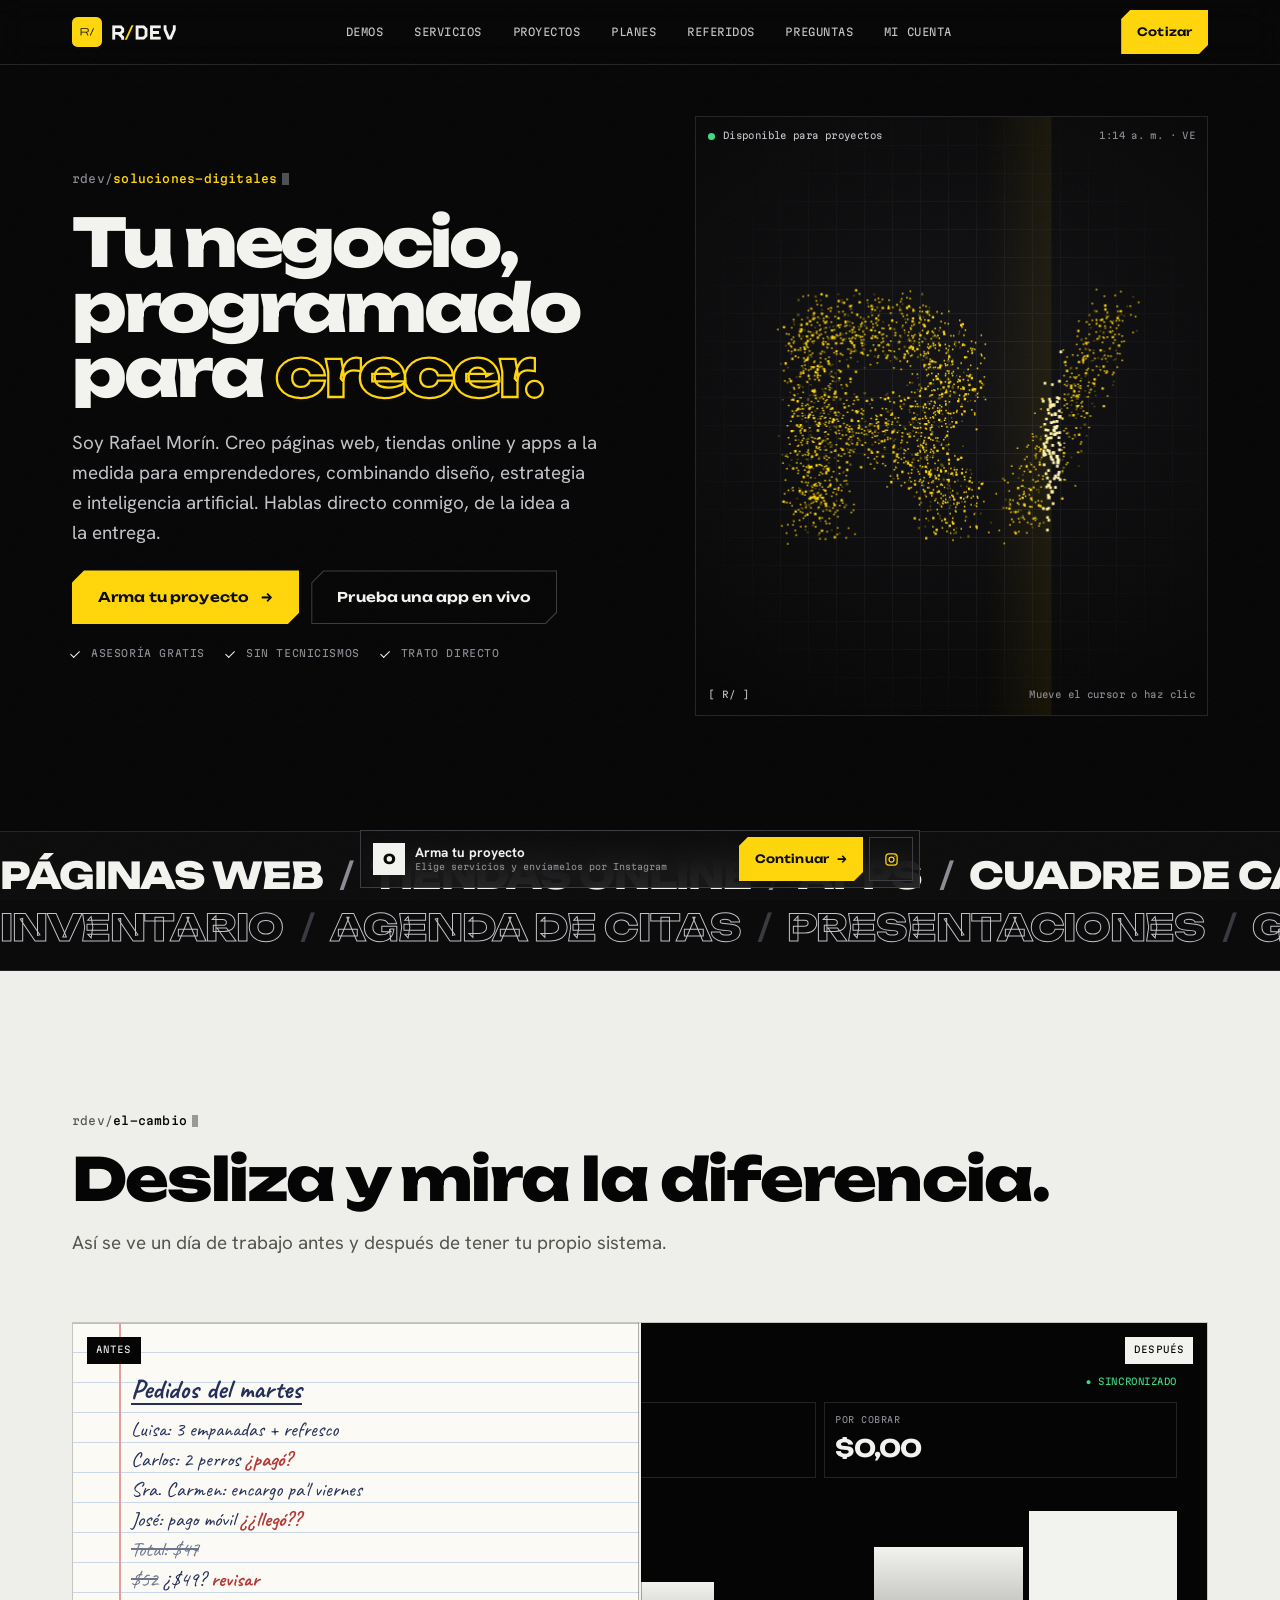
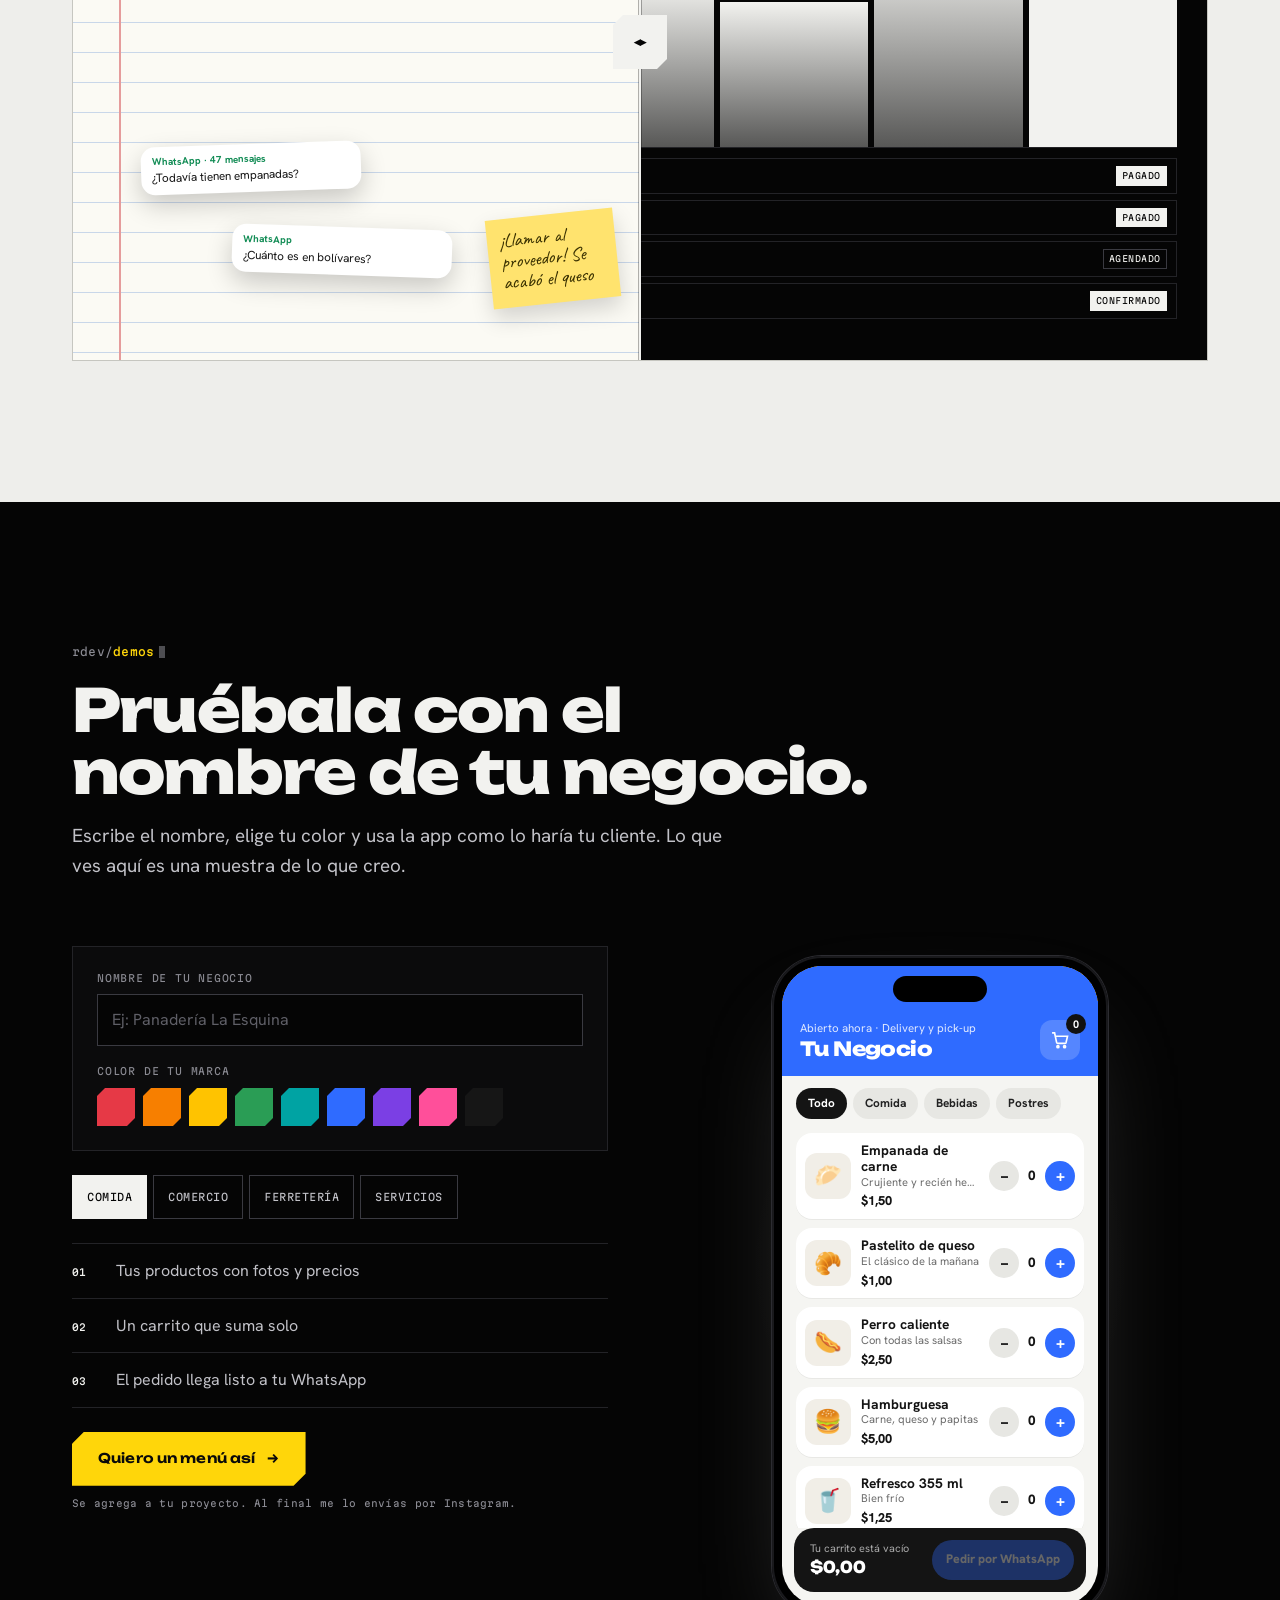
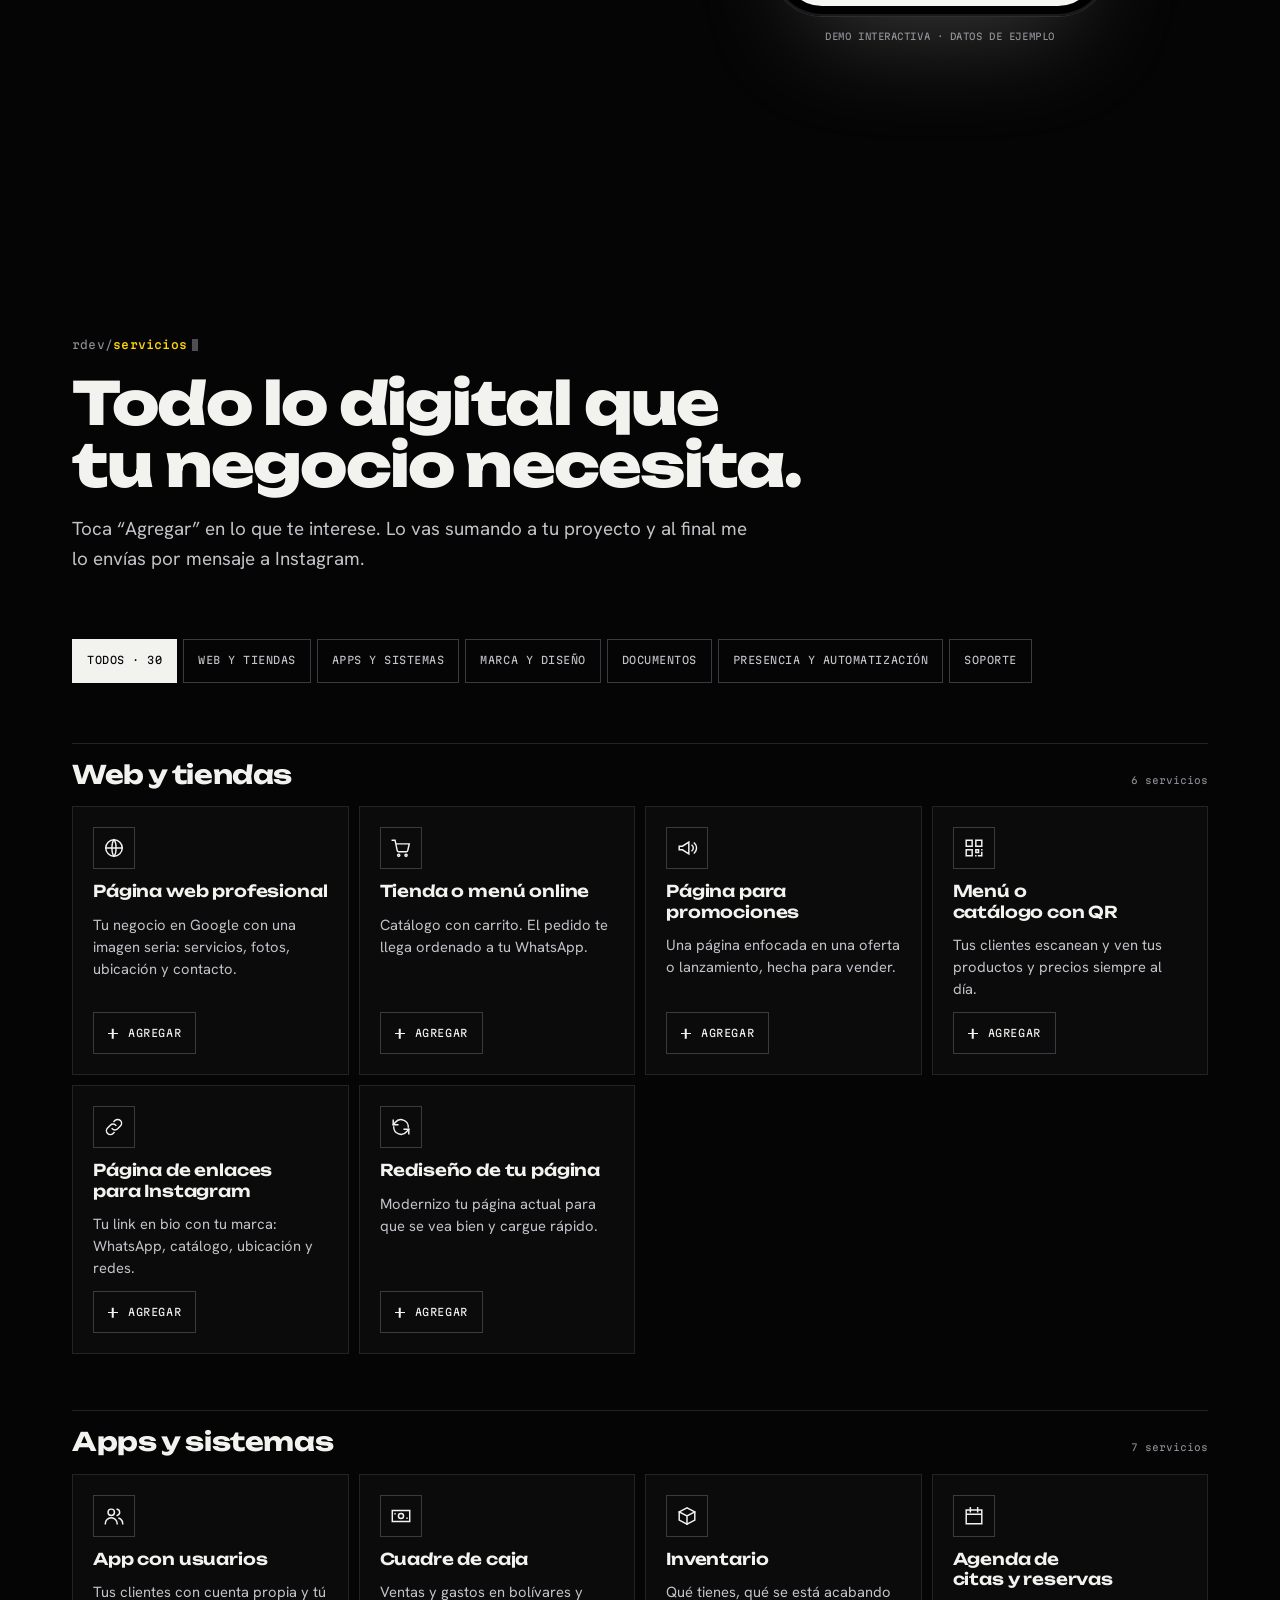
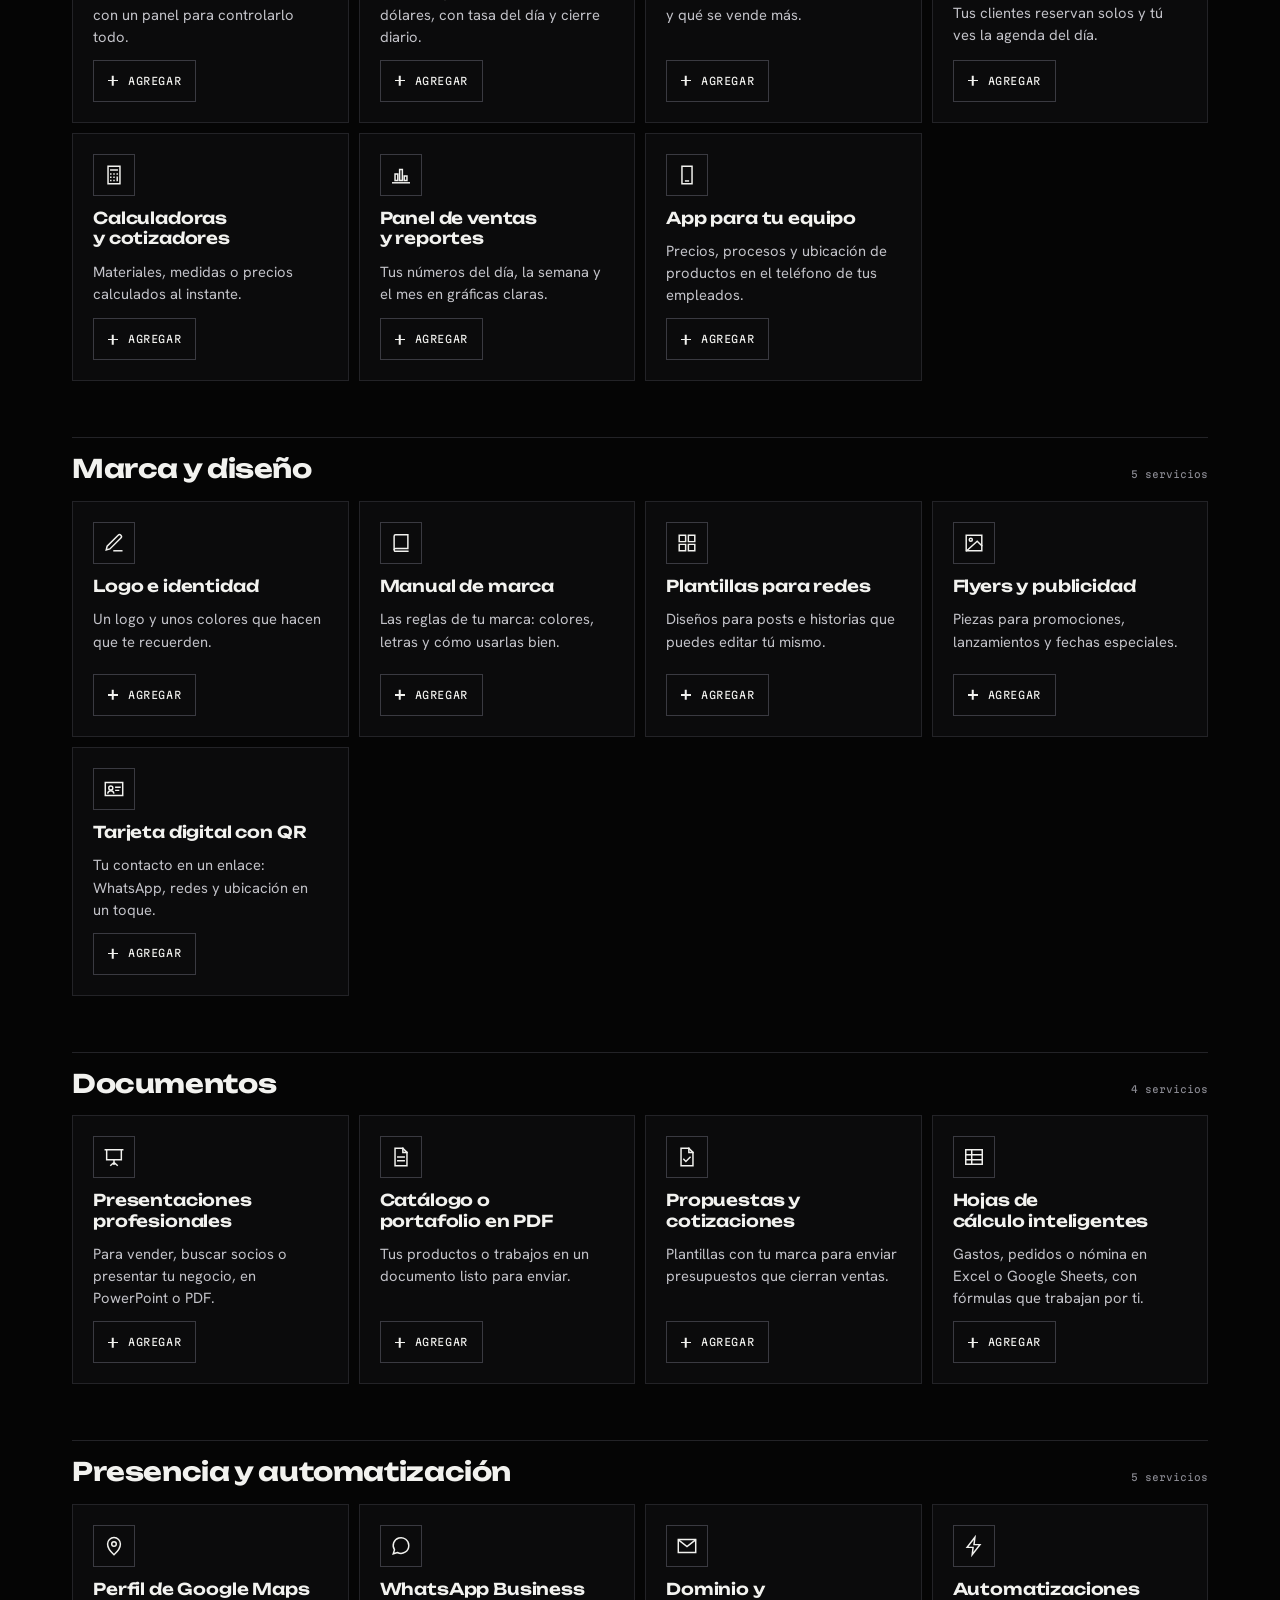
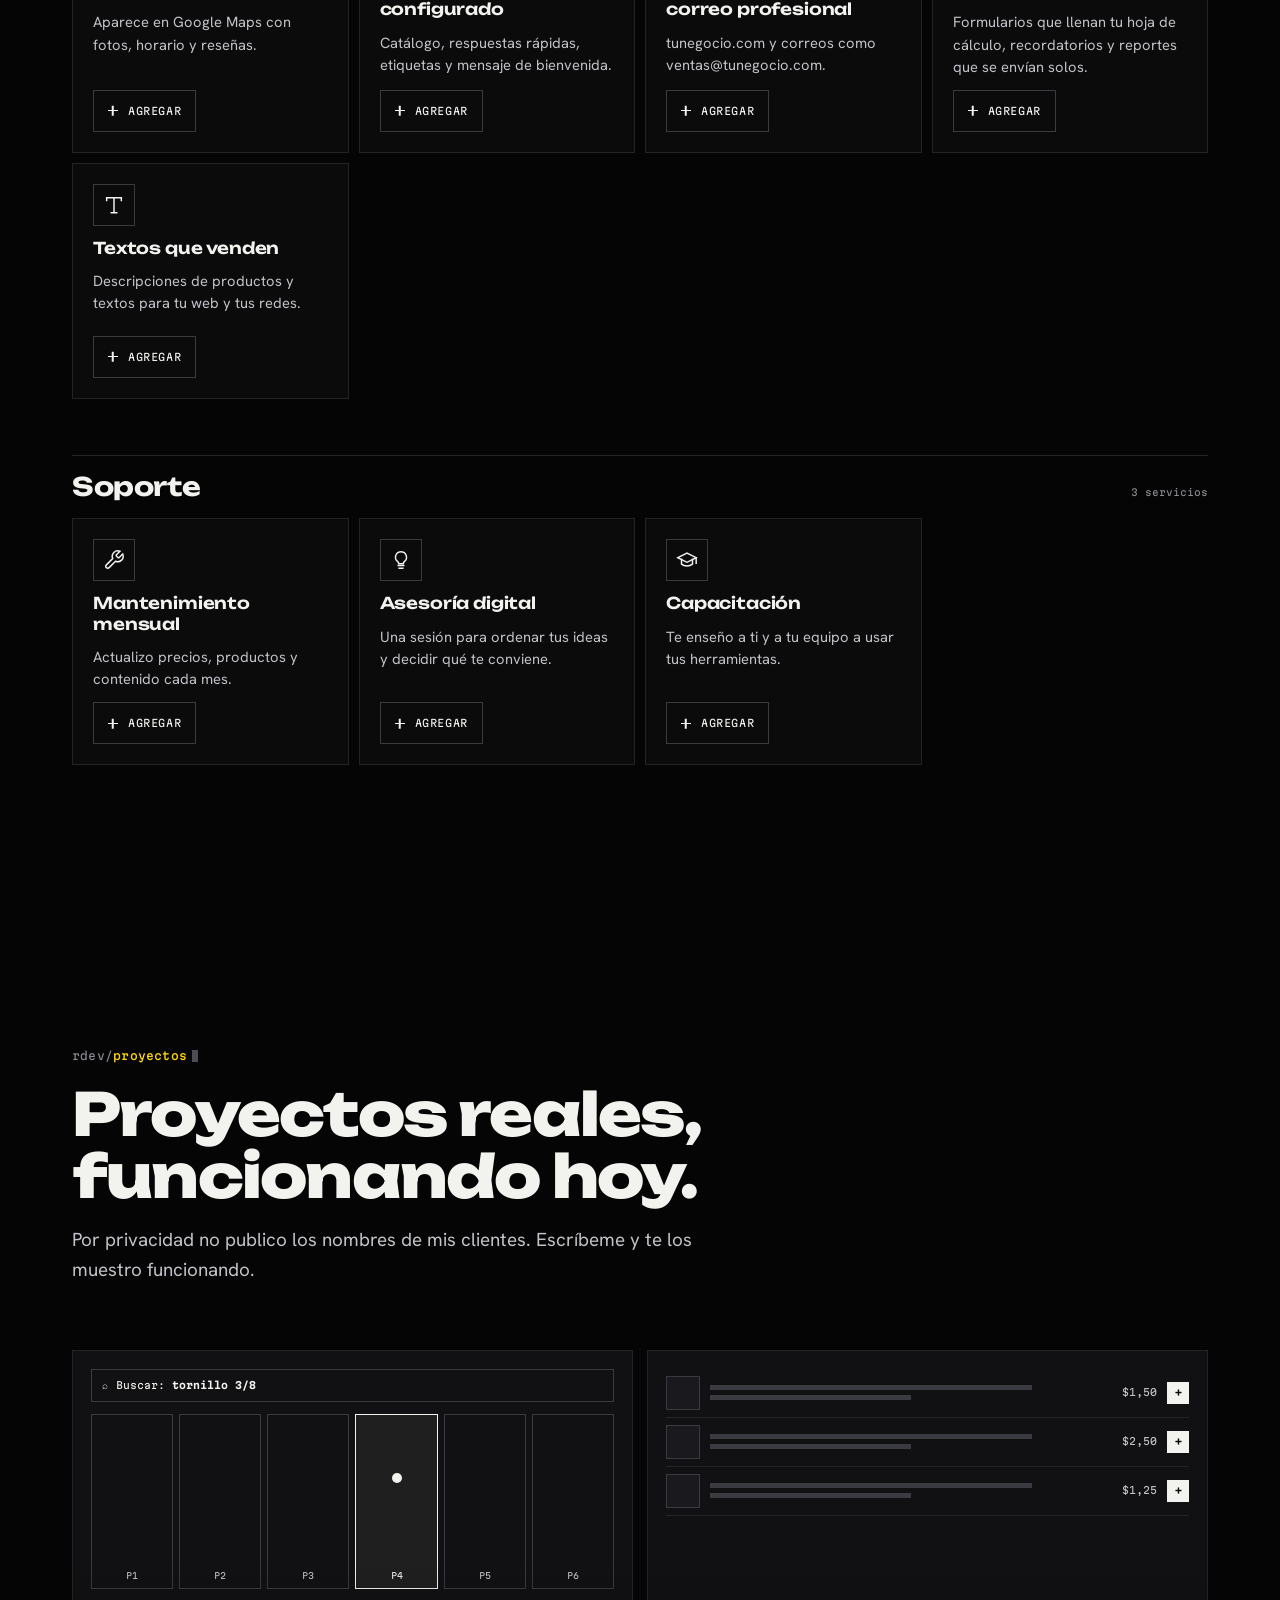
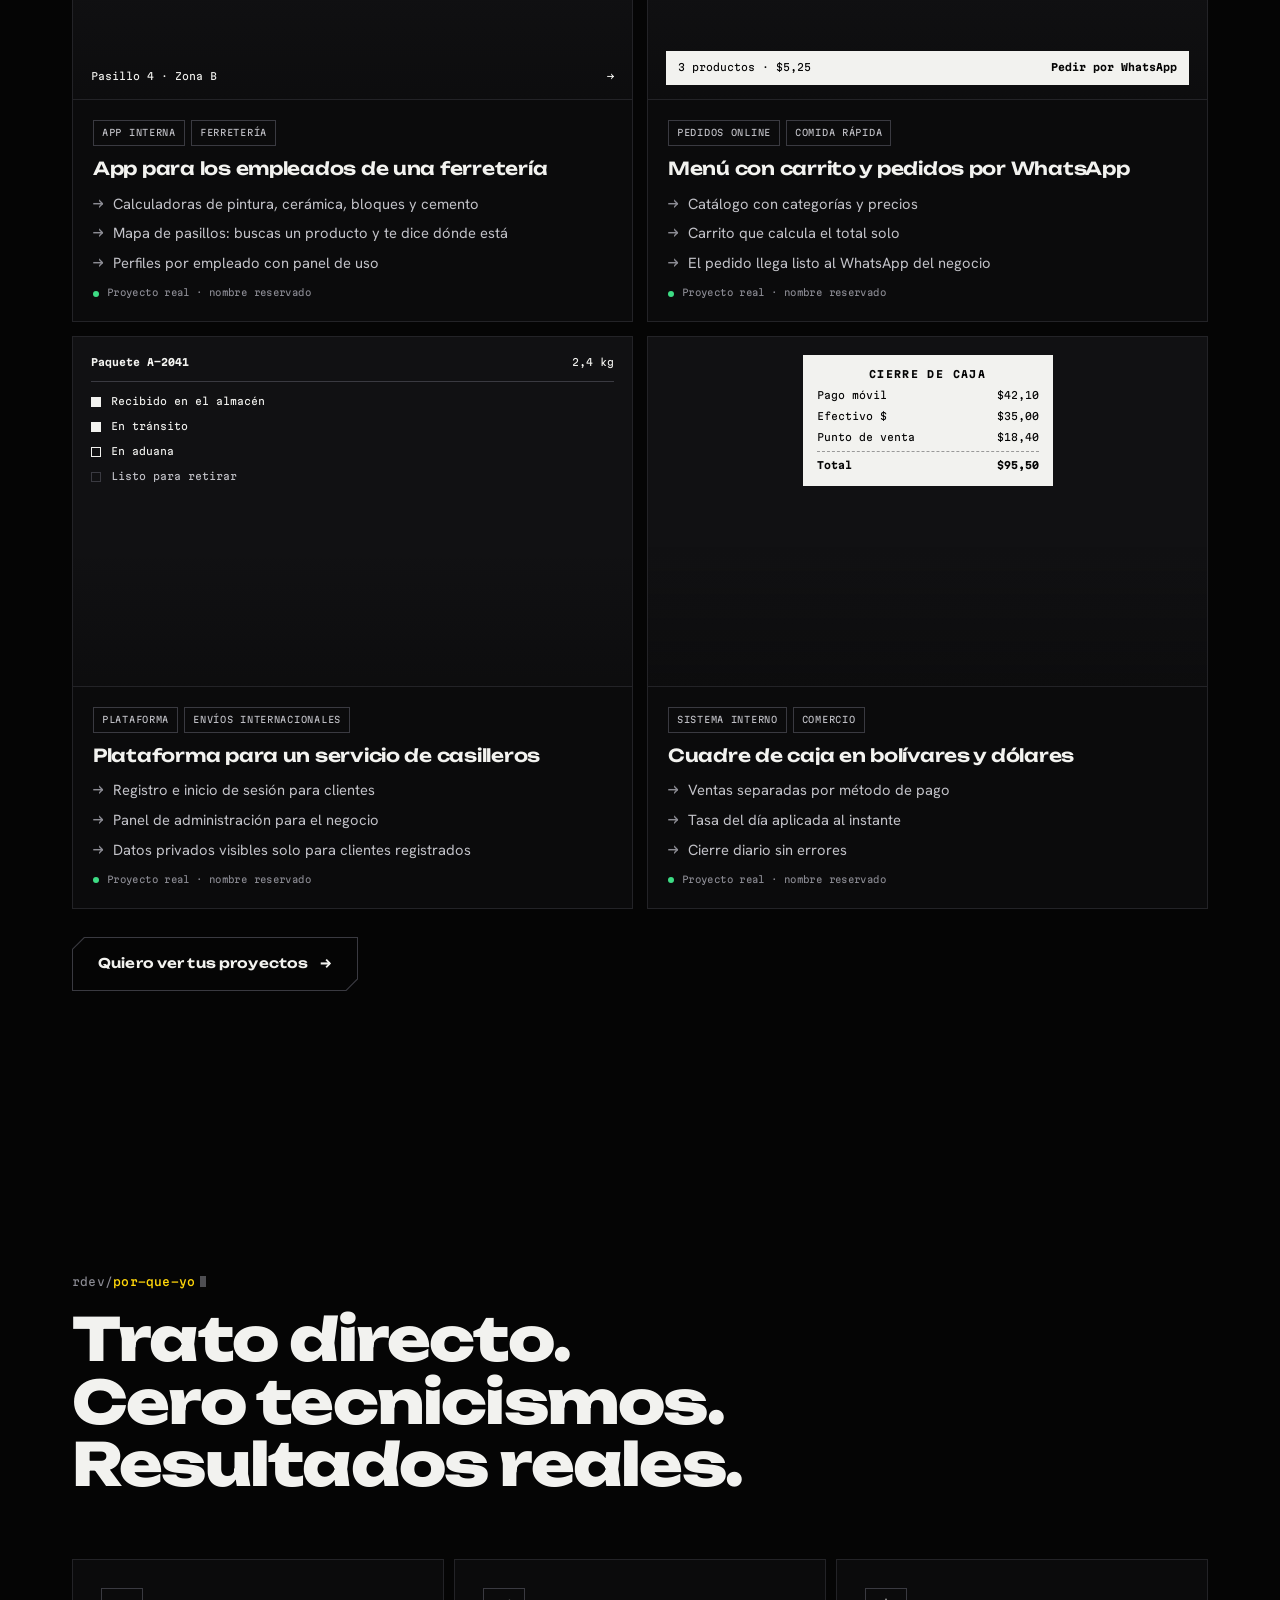
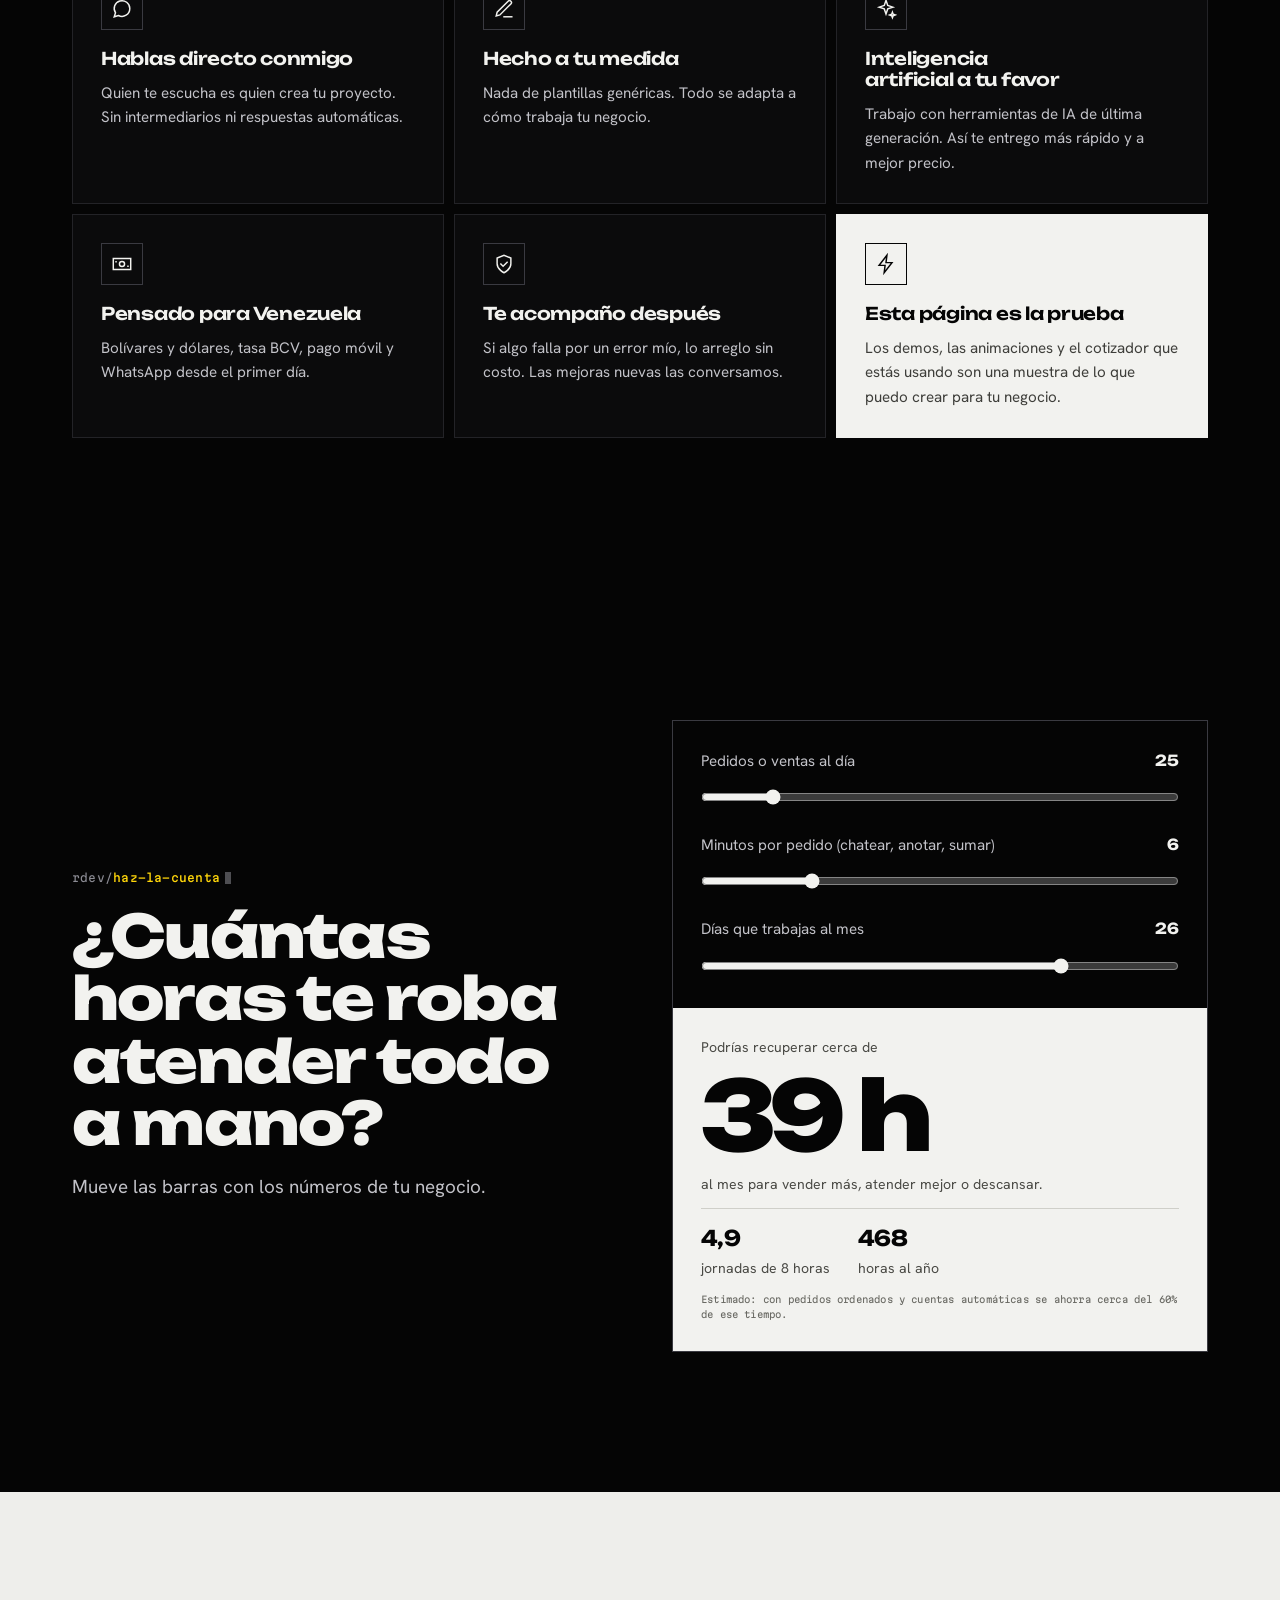
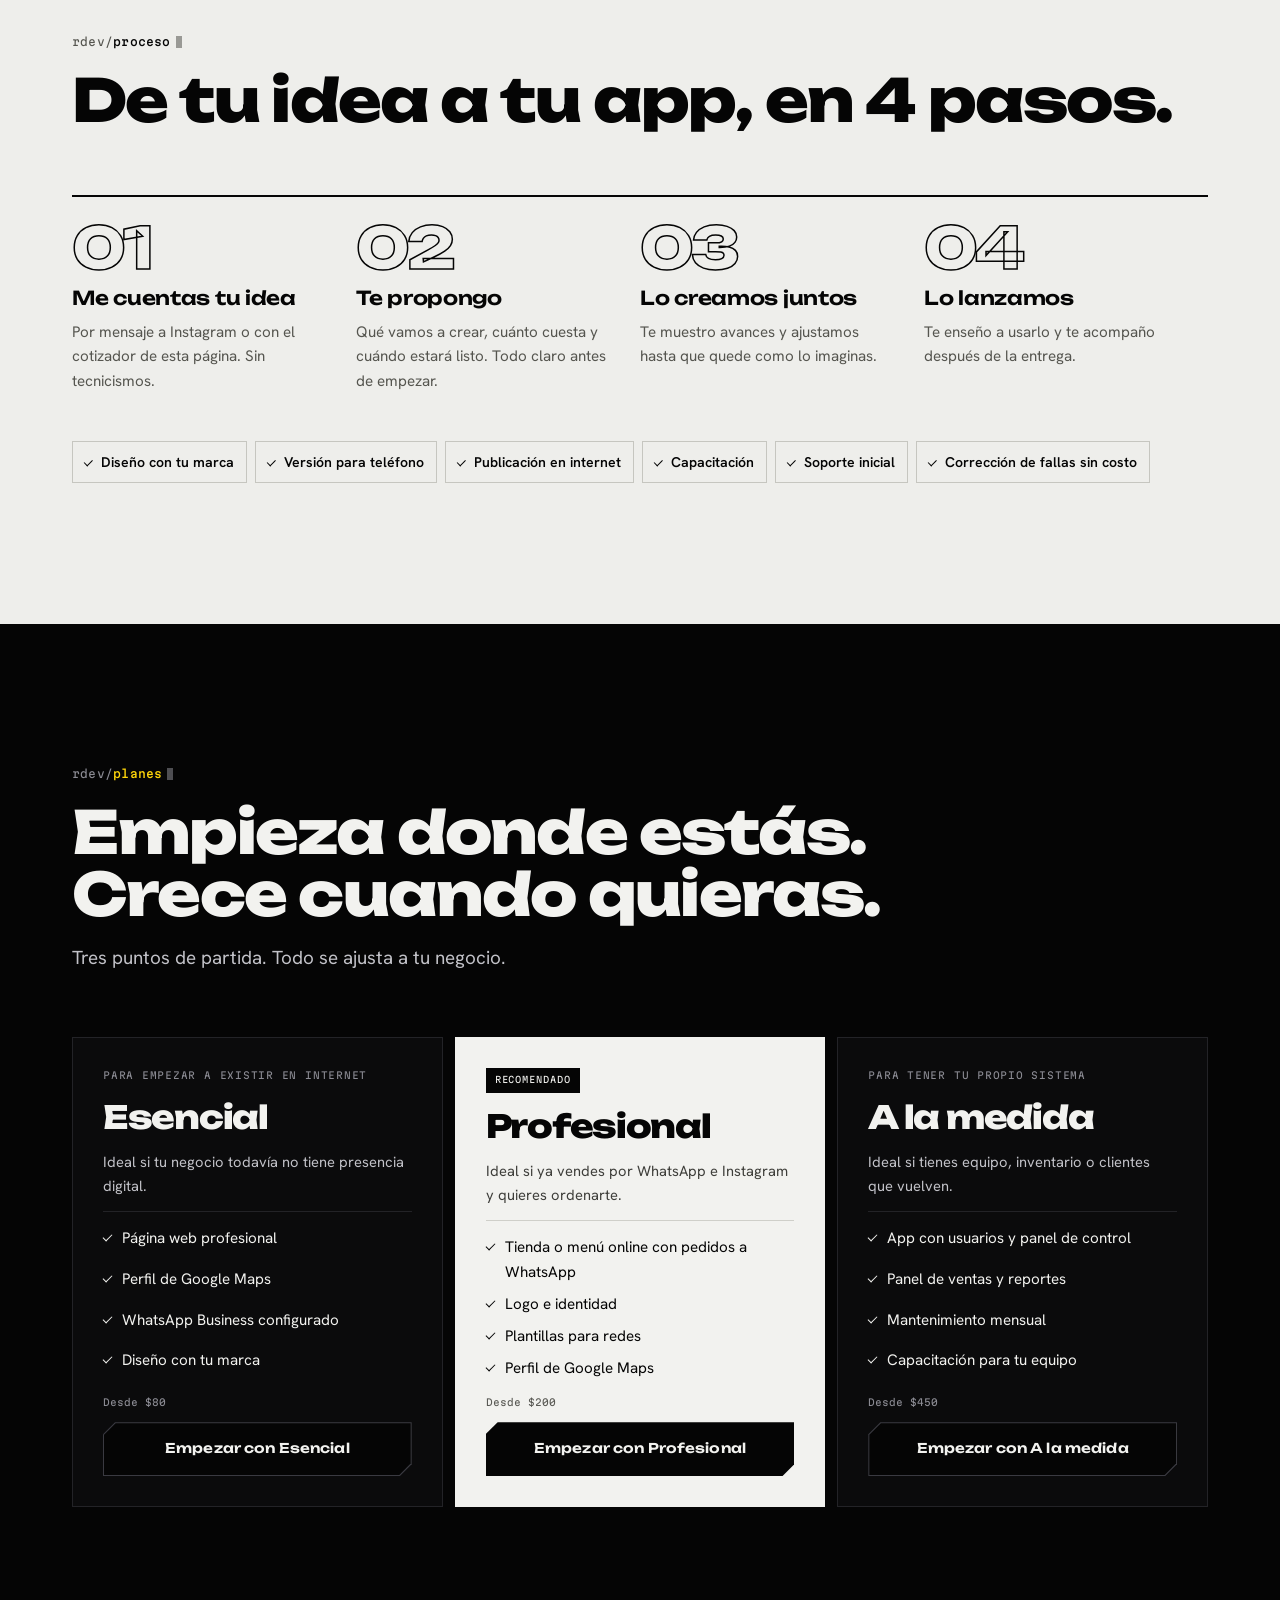
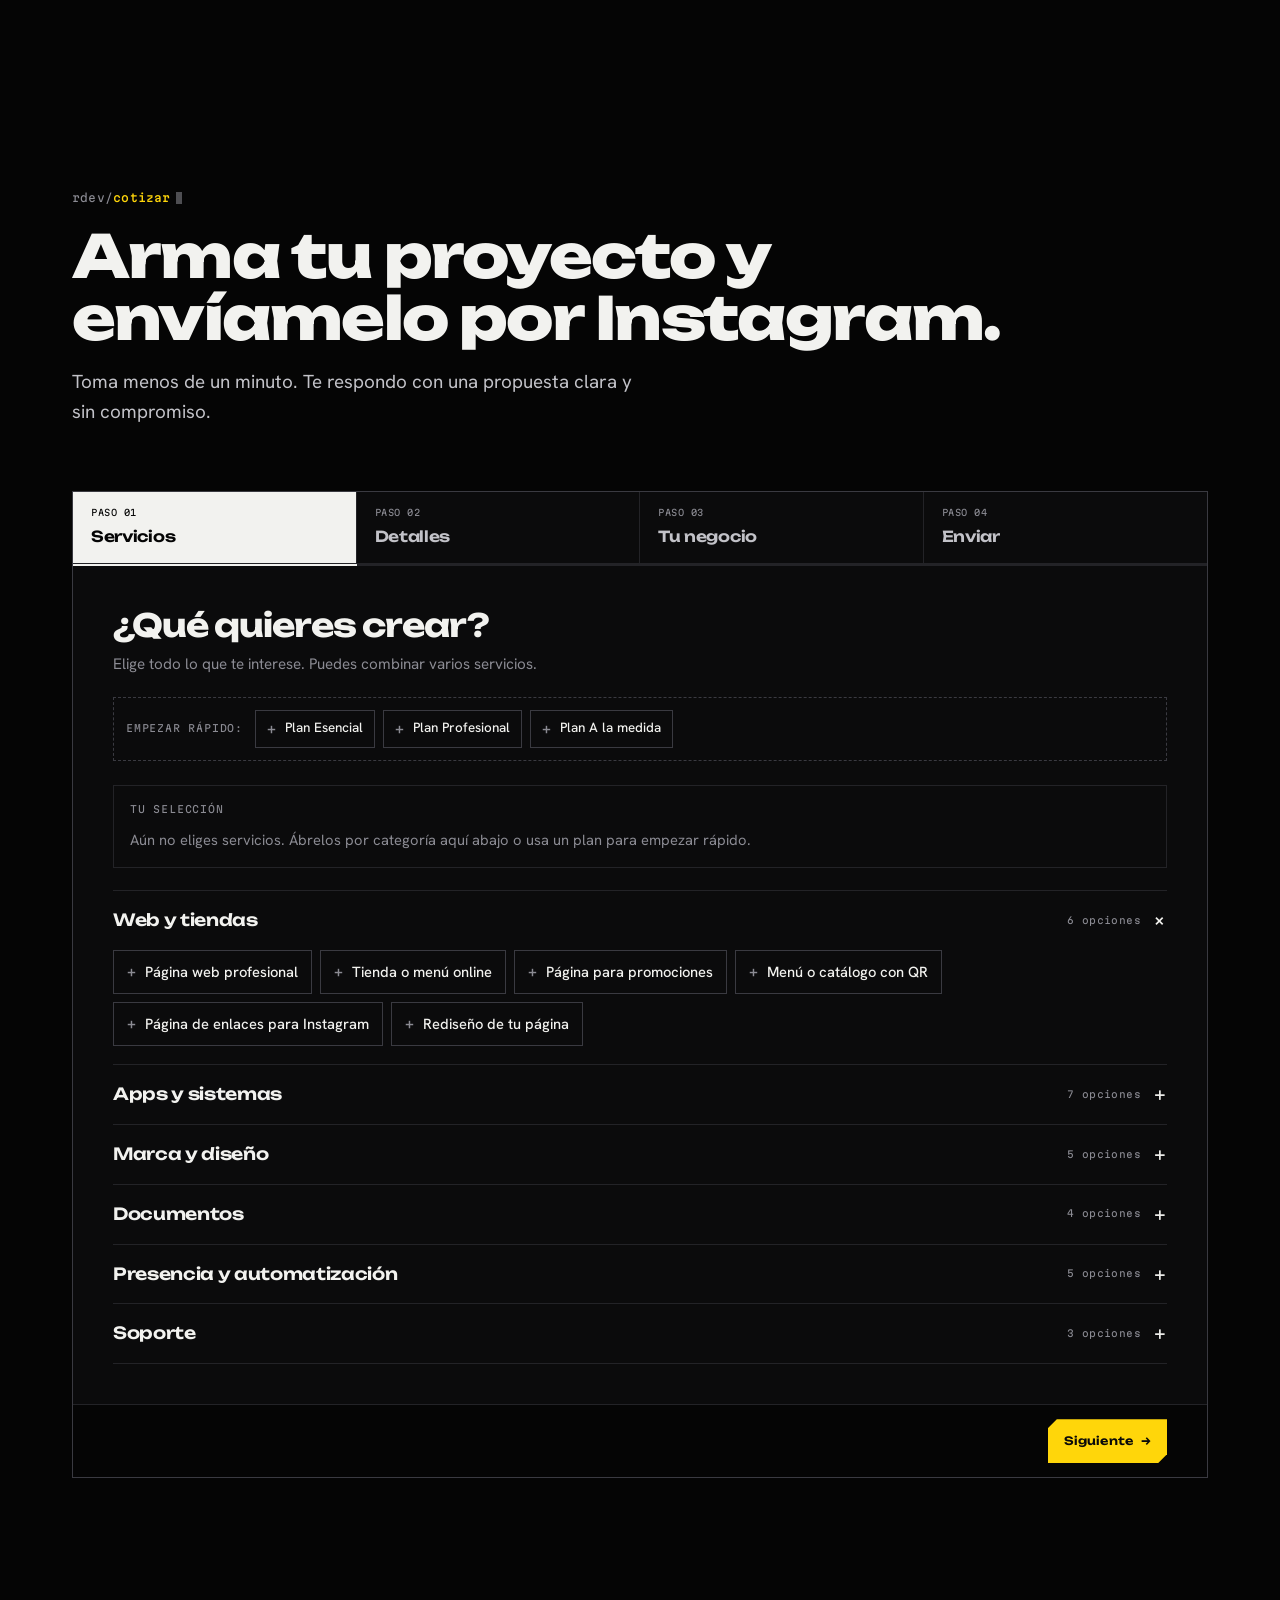
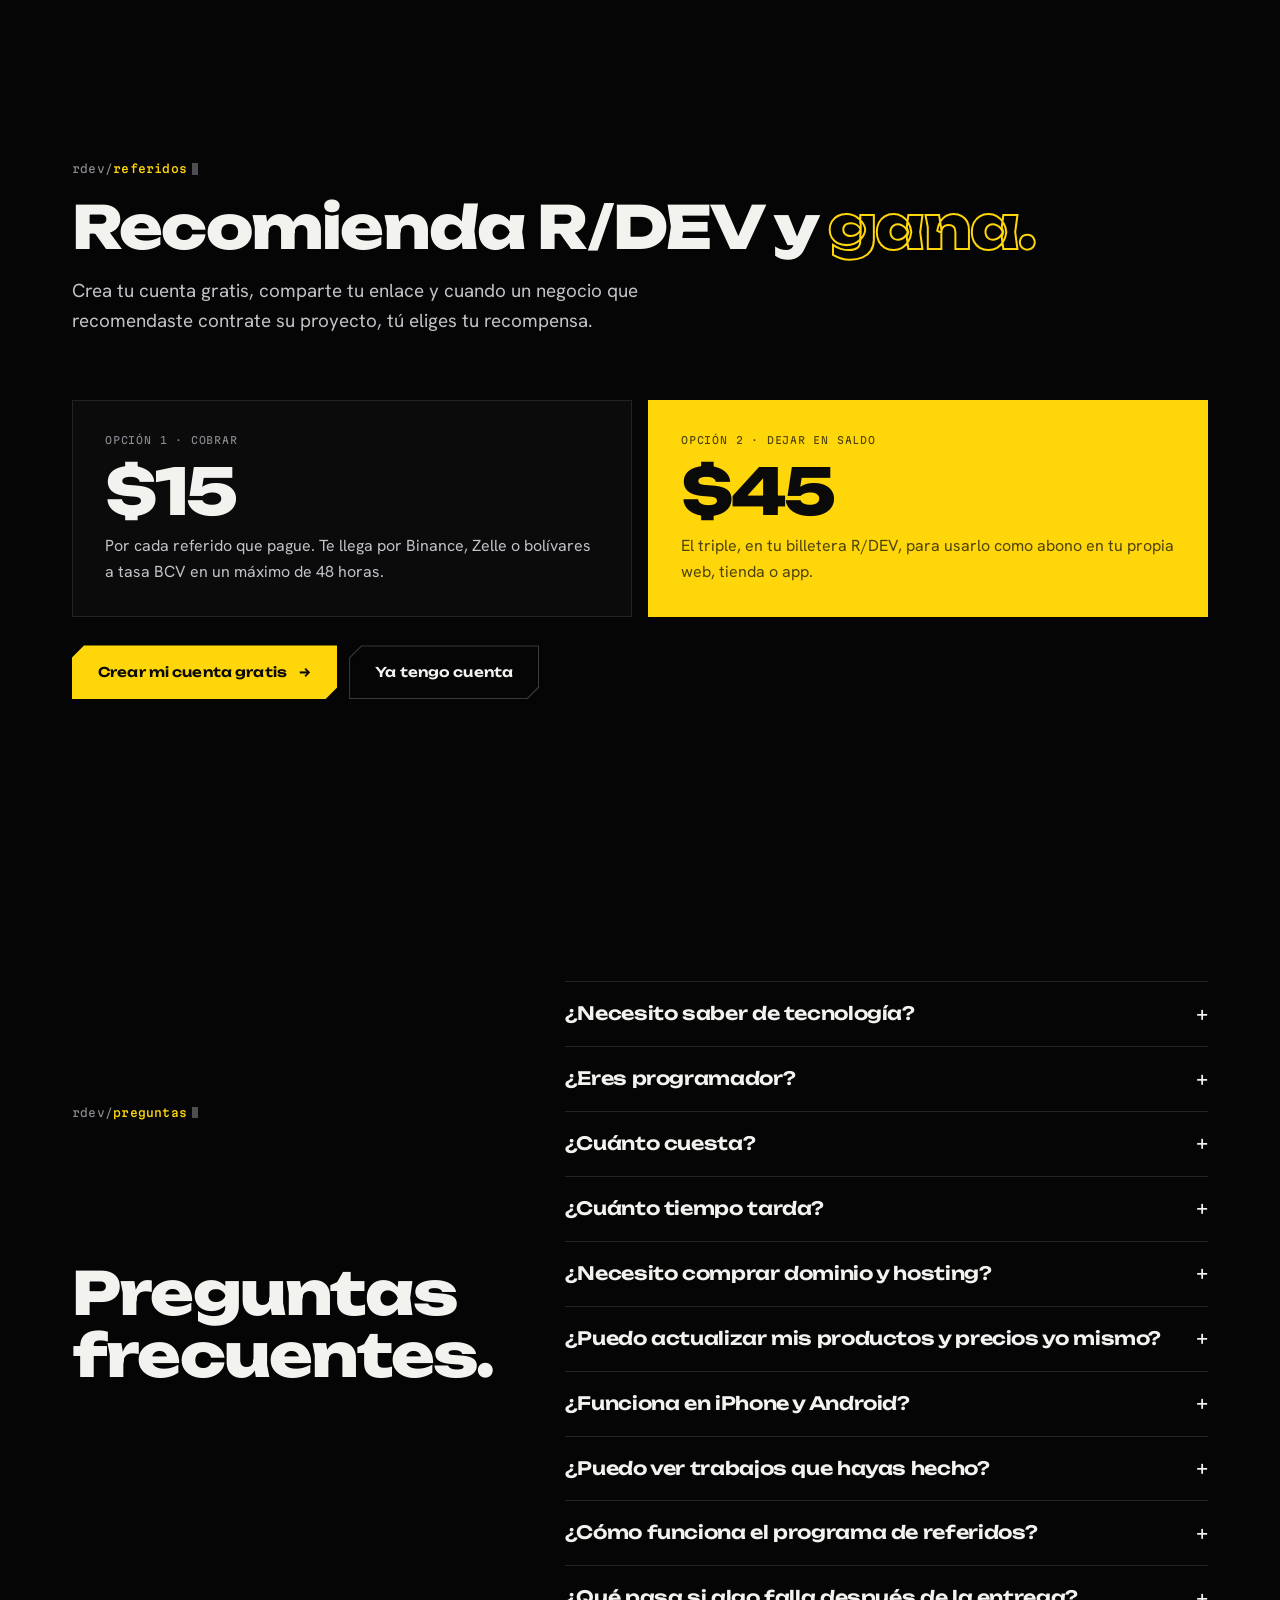
<file: index.html>
<!doctype html>
<html lang="es">
<head>
<meta charset="utf-8">
<meta name="viewport" content="width=device-width, initial-scale=1, viewport-fit=cover">
<meta name="description" content="Rafael Morín crea páginas web, tiendas online, apps y sistemas a la medida para emprendedores. Prueba las demos y arma tu proyecto en un minuto.">
<meta name="theme-color" content="#050505">
<meta property="og:type" content="website">
<meta property="og:title" content="R/DEV · Páginas web y apps para tu negocio">
<meta property="og:description" content="Rafael Morín crea páginas web, tiendas online, apps y sistemas a la medida para emprendedores. Prueba las demos y arma tu proyecto en un minuto.">
<link rel="icon" href="data:image/svg+xml,%3Csvg%20xmlns%3D%22http%3A%2F%2Fwww.w3.org%2F2000%2Fsvg%22%20viewBox%3D%220%200%201024%201024%22%3E%3Crect%20width%3D%221024%22%20height%3D%221024%22%20rx%3D%22190%22%20fill%3D%22%23FFD60A%22%2F%3E%3Cpath%20d%3D%22M293.02%20630.80L293.02%20383.30L458.67%20383.30Q494.92%20383.30%20517.08%20386.52Q539.23%20389.75%20550.67%20397.64Q562.11%20405.54%20566.14%20419.23Q570.17%20432.93%20570.17%20453.88L570.17%20460.32Q570.17%20479.66%20565.58%20493.60Q560.98%20507.53%20547.930%20516.15Q534.88%20524.77%20509.26%20528.32L563.08%20630.80L532.14%20630.80L479.45%20530.58Q476.23%20530.74%20472.76%20530.74Q469.30%20530.74%20465.59%20530.74L323.96%20530.74L323.96%20630.80L293.02%20630.80M323.96%20410.05L323.96%20503.99L460.76%20503.99Q488.31%20503.99%20504.19%20502.14Q520.06%20500.28%20527.55%20495.61Q535.04%20490.94%20537.14%20482.40Q539.23%20473.86%20539.23%20460.32L539.23%20453.88Q539.23%20438.57%20536.33%20429.71Q533.43%20420.84%20524.73%20416.65Q516.03%20412.47%20498.79%20411.26Q481.55%20410.05%20452.70%20410.05M638.97%20630.80L608.04%20630.80L721.47%20383.30L752.41%20383.30%22%20fill%3D%22%230A0A0A%22%2F%3E%3C%2Fsvg%3E">
<title>R/DEV · Páginas web y apps para tu negocio</title>
<link rel="preconnect" href="https://fonts.googleapis.com">
<link rel="preconnect" href="https://fonts.gstatic.com" crossorigin>
<link rel="stylesheet" href="https://fonts.googleapis.com/css2?family=Caveat:wght@500;700&family=Hanken+Grotesk:wght@400;500;600;700&family=Martian+Mono:wght@400;500;700&family=Unbounded:wght@400;600;700;800&display=swap">
<style>
/* Layout: phone-first single column. Hero = copy + particle stage (side by side from 980px).
   Dark bands alternate with paper bands; everything sits in a 1200px wrap with a fluid gutter.
   Motif: chamfered corners from the R/ logo, hairline frames, mono route labels (rdev/…).
   Brand: R/DEV, black + volt yellow, "Bloque" app-tile logo. */
:root{
  --void:#050505; --char:#0B0B0C; --graphite:#111113; --steel:#1A1A1E;
  --rule:#232327; --rule-2:#3A3A41; --mute:#8B8B93; --soft:#C2C2C8; --chalk:#F2F2EF; --ink:#050505;
  --paper:#EEEEEB; --paper-2:#E0E0DC; --paper-rule:#C6C6C0; --paper-mute:#55554F;
  --live:#3DDC84; --warn:#FF8A80; --volt:#FFD60A; --volt-ink:#0A0A0A;
  --display:"Unbounded","Arial Black",system-ui,sans-serif;
  --body:"Hanken Grotesk",system-ui,-apple-system,"Segoe UI",Roboto,sans-serif;
  --mono:"Martian Mono",ui-monospace,SFMono-Regular,Menlo,Consolas,monospace;
  --hand:"Caveat","Segoe Print","Bradley Hand",cursive;
  --cut:12px; --gutter:clamp(16px,4vw,32px); --max:1200px; --ease:cubic-bezier(.2,.8,.2,1);
  color-scheme:dark;
}
*,*::before,*::after{box-sizing:border-box}
[hidden]{display:none!important}
html{scroll-behavior:smooth;-webkit-text-size-adjust:100%;scroll-padding-top:80px}
@media (prefers-reduced-motion:reduce){html{scroll-behavior:auto}}
body{margin:0;background:var(--void);color:var(--chalk);font-family:var(--body);font-size:16px;line-height:1.6;-webkit-font-smoothing:antialiased;text-rendering:optimizeLegibility}
img,svg,canvas{display:block;max-width:100%}
a{color:inherit}
button,input,select,textarea{font:inherit;color:inherit}
::selection{background:var(--volt);color:var(--volt-ink)}
:focus-visible{outline:2px solid var(--volt);outline-offset:3px}
.light :focus-visible{outline-color:var(--ink)}
.sr{position:absolute!important;width:1px;height:1px;padding:0;margin:-1px;overflow:hidden;clip:rect(0,0,0,0);white-space:nowrap;border:0}
.site{overflow-x:clip}
.wrap{width:100%;max-width:var(--max);margin-inline:auto;padding-inline:var(--gutter)}
section{position:relative;padding-block:clamp(76px,11vw,148px)}

/* ---------- type ---------- */
h1,h2,h3,h4,h5{margin:0;font-family:var(--display);letter-spacing:-.03em;line-height:1.05;text-wrap:balance}
h2{font-size:clamp(1.9rem,6.4vw,3.7rem);font-weight:800}
h3{font-size:1.1rem;font-weight:600;letter-spacing:-.015em;line-height:1.2}
h4{font-size:1rem;font-weight:600;letter-spacing:-.01em;line-height:1.25}
p{margin:0}
.lead{font-size:clamp(1.02rem,2.4vw,1.18rem);color:var(--soft);max-width:62ch;text-wrap:pretty}
.light .lead{color:var(--paper-mute)}
.stroke{color:var(--volt)}
@supports (-webkit-text-stroke:1px #000){
  .stroke{color:transparent;-webkit-text-stroke:.034em var(--volt)}
  .light .stroke{-webkit-text-stroke-color:var(--ink)}
}
.light .stroke{color:var(--ink)}
@supports (-webkit-text-stroke:1px #000){.light .stroke{color:transparent}
}
.path{display:inline-flex;align-items:center;font-family:var(--mono);font-size:.7rem;letter-spacing:.02em;color:var(--mute);white-space:nowrap}
.path b{font-weight:500;color:var(--volt)}
.path::after{content:"";width:.55em;height:1.05em;margin-left:.6ch;background:currentColor;opacity:.55}
.light .path{color:var(--paper-mute)} .light .path b{color:var(--ink)}
.head{display:grid;gap:18px;margin-bottom:clamp(36px,6vw,64px)}
.label{font-family:var(--mono);font-size:.62rem;font-weight:400;letter-spacing:.08em;text-transform:uppercase;color:var(--mute)}
.light{background:var(--paper);color:var(--ink)}
.light .label{color:var(--paper-mute)}

/* ---------- buttons ---------- */
.btn{--bg:var(--volt);--fg:var(--volt-ink);position:relative;isolation:isolate;display:inline-flex;align-items:center;justify-content:center;gap:12px;min-height:54px;padding:0 26px;border:0;background:var(--bg);color:var(--fg);font-family:var(--display);font-weight:600;font-size:.84rem;letter-spacing:.01em;text-decoration:none;cursor:pointer;white-space:nowrap;
  clip-path:polygon(var(--cut) 0,100% 0,100% calc(100% - var(--cut)),calc(100% - var(--cut)) 100%,0 100%,0 var(--cut));
  transition:background .25s,color .25s,transform .25s var(--ease)}
.btn .arr{display:inline-block;transition:transform .25s var(--ease)}
.btn:hover .arr{transform:translateX(4px)}
.btn:focus-visible{outline:none;box-shadow:inset 0 0 0 3px var(--fg)}
.btn-ghost{--bg:var(--rule-2);--fg:var(--chalk)}
.btn-ghost::before{content:"";position:absolute;inset:1px;z-index:-1;background:var(--void);
  clip-path:polygon(calc(var(--cut) - .4px) 0,100% 0,100% calc(100% - var(--cut) + .4px),calc(100% - var(--cut) + .4px) 100%,0 100%,0 calc(var(--cut) - .4px))}
.btn-ghost:hover,.btn-ghost:focus-visible{--bg:var(--chalk);box-shadow:none}
.btn-sm{min-height:44px;padding:0 16px;font-size:.72rem;--cut:9px;gap:8px}
.light .btn{--bg:var(--ink);--fg:var(--paper)}
.light .btn-ghost{--bg:var(--paper-rule);--fg:var(--ink)}
.light .btn-ghost::before{background:var(--paper)}
.light .btn-ghost:hover,.light .btn-ghost:focus-visible{--bg:var(--ink)}
.dm-ic{width:24px;height:24px;flex:none;display:grid;place-items:center;border-radius:50%;background:var(--volt-ink);color:var(--volt)}
.linkish{background:none;border:0;padding:6px 0;color:var(--mute);font-family:var(--mono);font-size:.66rem;letter-spacing:.04em;text-decoration:underline;text-underline-offset:3px;cursor:pointer;justify-self:start}

/* ---------- chrome ---------- */
.grain{position:fixed;inset:0;z-index:60;pointer-events:none;opacity:.05;
  background-image:url("data:image/svg+xml;utf8,<svg xmlns='http://www.w3.org/2000/svg' width='160' height='160'><filter id='n'><feTurbulence type='fractalNoise' baseFrequency='.85' numOctaves='2' stitchTiles='stitch'/><feColorMatrix values='0 0 0 0 1  0 0 0 0 1  0 0 0 0 1  0 0 0 .6 0'/></filter><rect width='100%' height='100%' filter='url(%23n)'/></svg>")}
.progress{position:fixed;top:env(safe-area-inset-top,0px);left:0;width:100%;height:2px;background:var(--volt);transform-origin:0 50%;transform:scaleX(var(--p,0));z-index:80;pointer-events:none}
.cursor{position:fixed;top:0;left:0;width:30px;height:30px;border:1px solid #fff;border-radius:50%;pointer-events:none;z-index:90;mix-blend-mode:difference;display:none;transition:width .25s var(--ease),height .25s var(--ease),background .25s}
.cursor.big{width:56px;height:56px;background:#fff}
@media (hover:hover) and (pointer:fine){.cursor{display:block}}
@media (prefers-reduced-motion:reduce){.cursor{display:none!important}}

.nav{position:sticky;top:env(safe-area-inset-top,0px);z-index:50;background:rgba(5,5,5,.8);-webkit-backdrop-filter:blur(16px) saturate(1.2);backdrop-filter:blur(16px) saturate(1.2);border-bottom:1px solid var(--rule)}
.nav-in{display:flex;align-items:center;justify-content:space-between;gap:16px;height:64px}
.brand{display:flex;align-items:center;color:var(--chalk);text-decoration:none;flex:none}
.brand{gap:10px}
.brand .brand-tile{height:30px;width:30px}
.brand .brand-word{height:15px;width:auto}
.nav-links{display:none;gap:clamp(18px,2.4vw,32px);font-family:var(--mono);font-size:.66rem;letter-spacing:.05em;text-transform:uppercase}
.nav-links a{text-decoration:none;color:var(--soft);transition:color .2s}
.nav-links a:hover{color:var(--chalk)}
.nav-actions{display:flex;align-items:center;gap:8px}
.menu-btn{width:44px;height:44px;display:grid;place-content:center;gap:6px;padding:0;background:transparent;border:1px solid var(--rule-2);cursor:pointer}
.menu-btn span{display:block;width:18px;height:1.5px;background:var(--chalk);transition:transform .3s var(--ease)}
.menu-btn[aria-expanded="true"] span:first-child{transform:translateY(3.75px) rotate(45deg)}
.menu-btn[aria-expanded="true"] span:last-child{transform:translateY(-3.75px) rotate(-45deg)}
@media(min-width:980px){.nav-links{display:flex}.menu-btn{display:none}}
.menu{position:fixed;inset:0;z-index:45;background:var(--void);padding:calc(env(safe-area-inset-top,0px) + 88px) var(--gutter) calc(env(safe-area-inset-bottom,0px) + 28px);display:flex;flex-direction:column;justify-content:space-between;gap:28px;overflow-y:auto}
.menu nav{display:grid}
.menu nav a{display:flex;justify-content:space-between;align-items:baseline;gap:12px;padding:14px 0;border-bottom:1px solid var(--rule);font-family:var(--display);font-weight:700;font-size:clamp(1.6rem,8vw,2.4rem);letter-spacing:-.03em;text-decoration:none}
.menu nav a small{font-family:var(--mono);font-size:.6rem;font-weight:400;letter-spacing:.02em;color:var(--mute)}
.menu-foot{display:grid;gap:12px}

/* ---------- hero ---------- */
.hero{padding-block:clamp(18px,4vw,56px) clamp(64px,9vw,120px)}
.hero-grid{display:grid;gap:30px;align-items:center}
.hero-copy{display:grid;gap:22px;min-width:0}
.h1{font-size:clamp(2.3rem,9.4vw,6rem);font-weight:800;line-height:.98;letter-spacing:-.05em}
.cta-row{display:flex;flex-wrap:wrap;gap:12px}
.checks{display:flex;flex-wrap:wrap;gap:10px 22px;font-family:var(--mono);font-size:.62rem;letter-spacing:.06em;text-transform:uppercase;color:var(--mute)}
.checks span{display:inline-flex;align-items:center;gap:10px}
.checks span::before{content:"";width:9px;height:5px;border-left:1.5px solid var(--chalk);border-bottom:1.5px solid var(--chalk);transform:rotate(-45deg) translateY(-2px)}
.stage{order:-1;position:relative;width:100%;aspect-ratio:1/.84;min-height:250px;border:1px solid var(--rule);background:radial-gradient(120% 90% at 50% 42%,#121215 0%,var(--void) 72%);overflow:hidden;isolation:isolate}
.stage::before{content:"";position:absolute;inset:0;z-index:-1;opacity:.75;background-image:linear-gradient(var(--rule) 1px,transparent 1px),linear-gradient(90deg,var(--rule) 1px,transparent 1px);background-size:28px 28px;
  -webkit-mask-image:radial-gradient(70% 70% at 50% 50%,#000 20%,transparent 80%);mask-image:radial-gradient(70% 70% at 50% 50%,#000 20%,transparent 80%)}
.stage canvas{position:absolute;inset:0;width:100%;height:100%;touch-action:pan-y;cursor:crosshair}
.hud{position:absolute;z-index:2;display:flex;align-items:center;gap:8px;font-family:var(--mono);font-size:.58rem;letter-spacing:.04em;color:var(--mute);pointer-events:none;white-space:nowrap}
.hud.tl{top:12px;left:12px;color:var(--soft)} .hud.tr{top:12px;right:12px}
.hud.bl{bottom:12px;left:12px;color:var(--soft)} .hud.br{bottom:12px;right:12px}
.tick{position:absolute;z-index:2;width:14px;height:14px;border:0 solid var(--chalk);pointer-events:none}
.tick.a{top:-1px;left:-1px;border-width:1px 0 0 1px}.tick.b{top:-1px;right:-1px;border-width:1px 1px 0 0}
.tick.c{bottom:-1px;left:-1px;border-width:0 0 1px 1px}.tick.d{bottom:-1px;right:-1px;border-width:0 1px 1px 0}
.dot{width:7px;height:7px;flex:none;border-radius:50%;background:var(--live);animation:ping 2.2s infinite}
@keyframes ping{0%{box-shadow:0 0 0 0 rgba(61,220,132,.55)}70%{box-shadow:0 0 0 9px rgba(61,220,132,0)}100%{box-shadow:0 0 0 0 rgba(61,220,132,0)}}
@media(min-width:980px){
  .hero-grid{grid-template-columns:minmax(0,1.05fr) minmax(0,.95fr);gap:56px}
  .stage{order:2;aspect-ratio:auto;height:600px}
  .h1{font-size:clamp(2.6rem,5.2vw,5rem)}
}

/* ---------- marquee ---------- */
.marquee{border-block:1px solid var(--rule);background:var(--char);overflow:hidden;padding-block:20px;display:grid;gap:6px}
.mq{display:flex;width:max-content;animation:mq 52s linear infinite}
.mq.rev{animation-direction:reverse;animation-duration:60s}
.mq span{font-family:var(--display);font-weight:800;font-size:clamp(1.2rem,4.2vw,2.3rem);letter-spacing:-.03em;text-transform:uppercase;white-space:nowrap;line-height:1.25}
.mq span i{font-style:normal;font-weight:400;color:var(--mute);padding-inline:.45em}
@supports (-webkit-text-stroke:1px #000){.mq.rev span{color:transparent;-webkit-text-stroke:1px var(--soft)}.mq.rev span i{-webkit-text-stroke:0;color:var(--rule-2)}}
@keyframes mq{to{transform:translateX(-50%)}}
@media (prefers-reduced-motion:reduce){.mq{animation:none}}

/* ---------- before / after ---------- */
.ba{--pos:50%;position:relative;width:100%;aspect-ratio:4/5;max-height:680px;overflow:hidden;border:1px solid var(--paper-rule);background:var(--void);touch-action:pan-y;user-select:none;-webkit-user-select:none;cursor:ew-resize}
@media(min-width:760px){.ba{aspect-ratio:16/9}}
.ba:focus-within{outline:2px solid var(--ink);outline-offset:4px}
.ba-pane{position:absolute;inset:0;overflow:hidden}
.ba-before{z-index:2;clip-path:inset(0 calc(100% - var(--pos)) 0 0)}
.ba-line{position:absolute;top:0;bottom:0;left:var(--pos);z-index:3;width:2px;margin-left:-1px;background:var(--chalk);box-shadow:0 0 0 1px rgba(0,0,0,.3)}
.ba-knob{position:absolute;top:50%;left:50%;width:54px;height:54px;transform:translate(-50%,-50%);display:grid;place-items:center;background:var(--chalk);color:var(--ink);font-family:var(--mono);font-size:.78rem;font-weight:700;clip-path:polygon(10px 0,100% 0,100% calc(100% - 10px),calc(100% - 10px) 100%,0 100%,0 10px)}
.ba-tag{position:absolute;top:14px;z-index:4;padding:6px 9px;font-family:var(--mono);font-size:.58rem;letter-spacing:.12em;pointer-events:none}
.ba-tag.l{left:14px;background:var(--ink);color:var(--paper)} .ba-tag.r{right:14px;background:var(--chalk);color:var(--ink)}
.nb{background-color:#FBFAF4;background-image:linear-gradient(90deg,transparent 46px,#E59C9C 46px,#E59C9C 47.5px,transparent 47.5px),repeating-linear-gradient(#FBFAF4 0 29px,#C9D7E9 29px 30px);color:#24305A;font-family:var(--hand)}
.nb-in{position:absolute;inset:0;padding:52px 16px 16px 58px}
.nb h4{font-family:var(--hand);font-weight:700;font-size:1.7rem;letter-spacing:0;line-height:1.05;text-decoration:underline;text-underline-offset:5px;text-decoration-thickness:2px}
.nb ul{list-style:none;margin:10px 0 0;padding:0;font-size:1.28rem;line-height:30px}
.nb .q{color:#B23A3A;font-weight:700}
.nb .x{text-decoration:line-through;text-decoration-thickness:2px;opacity:.65}
.sticky{position:absolute;right:52%;bottom:9%;width:128px;padding:12px 12px 14px;background:#FFE36E;color:#3A3100;font-family:var(--hand);font-size:1.2rem;line-height:1.1;transform:rotate(-6deg);box-shadow:0 10px 22px rgba(0,0,0,.16)}
@media(max-width:759px){.sticky{display:none}}
.notif{position:absolute;left:var(--x);top:var(--y);width:min(220px,58%);padding:9px 11px;border-radius:14px;background:#fff;color:#151515;font-family:var(--body);font-size:.74rem;line-height:1.3;box-shadow:0 10px 26px rgba(0,0,0,.2);transform:rotate(var(--r,0deg))}
.notif b{display:block;font-size:.62rem;color:#128C55;margin-bottom:2px}
.ring{position:absolute;left:62%;top:8%;width:90px;height:90px;border-radius:50%;border:7px solid rgba(120,80,40,.16);filter:blur(.6px)}
.dash{background:var(--void);color:var(--chalk);font-family:var(--body)}
.dash-in{position:absolute;inset:0;padding:52px clamp(14px,3vw,30px) 16px;display:grid;grid-template-rows:auto auto minmax(0,1fr) auto;gap:12px}
.dash-top{display:flex;justify-content:space-between;gap:10px;font-family:var(--mono);font-size:.58rem;letter-spacing:.06em;color:var(--mute);text-transform:uppercase}
.dash-top .ok{color:var(--live)}
.dash-stats{display:grid;grid-template-columns:repeat(3,minmax(0,1fr));gap:8px}
.dash-stats div{border:1px solid var(--rule);padding:10px;display:grid;gap:2px;min-width:0}
.dash-stats small{font-family:var(--mono);font-size:.54rem;color:var(--mute);text-transform:uppercase;letter-spacing:.06em}
.dash-stats b{font-family:var(--display);font-weight:700;font-size:clamp(.92rem,3.4vw,1.5rem);letter-spacing:-.03em;white-space:nowrap}
.dash-mid{display:grid;gap:10px;min-height:0;grid-template-rows:minmax(54px,1fr) auto}
.dash-chart{display:flex;align-items:flex-end;gap:6px;border-bottom:1px solid var(--rule);min-height:0;padding-top:6px}
.dash-chart i{flex:1;height:var(--h);background:linear-gradient(var(--chalk),rgba(242,242,239,.35))}
.dash-chart i:last-child{background:var(--chalk)}
.dash-list{display:grid;gap:6px;font-size:.74rem}
.dash-list div{display:flex;justify-content:space-between;align-items:center;gap:8px;padding:7px 9px;border:1px solid var(--rule);min-width:0}
.dash-list span{white-space:nowrap;overflow:hidden;text-overflow:ellipsis;min-width:0}
.dash-list em{font-style:normal;flex:none;font-family:var(--mono);font-size:.54rem;letter-spacing:.06em;text-transform:uppercase;padding:3px 6px;background:var(--chalk);color:var(--ink)}
.dash-list em.alt{background:transparent;color:var(--chalk);box-shadow:inset 0 0 0 1px var(--rule-2)}
.dash-foot{font-family:var(--mono);font-size:.56rem;color:var(--mute);letter-spacing:.03em;line-height:1.5}

/* ---------- demos ---------- */
.demo-grid{display:grid;gap:22px;grid-template-areas:"panel" "tabs" "phone" "feats" "cta"}
.d-panel{grid-area:panel}.d-tabs{grid-area:tabs}.d-phone{grid-area:phone}.d-feats{grid-area:feats}.d-cta{grid-area:cta}
@media(min-width:980px){
  .demo-grid{grid-template-columns:minmax(0,1fr) minmax(0,1fr);grid-template-rows:auto auto auto 1fr;grid-template-areas:"panel phone" "tabs phone" "feats phone" "cta phone";column-gap:64px;row-gap:24px;align-items:start}
}
.panel{display:grid;gap:18px;padding:clamp(16px,3vw,24px);border:1px solid var(--rule);background:var(--char)}
.field{display:grid;gap:8px;align-content:start;min-width:0}
.input{width:100%;min-height:50px;padding:12px 14px;border:1px solid var(--rule-2);border-radius:0;background:var(--void);color:var(--chalk);font-size:1rem;-webkit-appearance:none;appearance:none}
.input::placeholder{color:#5F5F67}
.input:focus{outline:none;border-color:var(--chalk)}
textarea.input{min-height:120px;resize:vertical;line-height:1.5}
.swatches{display:flex;flex-wrap:wrap;gap:8px}
.sw{position:relative;width:38px;height:38px;padding:0;border:0;background:var(--c);cursor:pointer;clip-path:polygon(8px 0,100% 0,100% calc(100% - 8px),calc(100% - 8px) 100%,0 100%,0 8px)}
.sw[aria-pressed="true"]::after{content:"";position:absolute;inset:10px;border:2px solid var(--on)}
.tabs{display:flex;gap:6px;overflow-x:auto;scrollbar-width:none;margin-inline:calc(var(--gutter) * -1);padding-inline:var(--gutter)}
.tabs::-webkit-scrollbar{display:none}
@media(min-width:980px){.tabs{margin-inline:0;padding-inline:0;flex-wrap:wrap;overflow:visible}}
.tab{flex:none;display:inline-flex;align-items:center;gap:8px;min-height:44px;padding:0 14px;border:1px solid var(--rule-2);background:transparent;color:var(--soft);font-family:var(--mono);font-size:.64rem;letter-spacing:.05em;text-transform:uppercase;cursor:pointer;transition:background .2s,color .2s,border-color .2s}
.tab:hover{border-color:var(--soft);color:var(--chalk)}
.tab[aria-selected="true"],.tab[aria-pressed="true"]{background:var(--chalk);border-color:var(--chalk);color:var(--ink)}
.feats{display:grid}
.feat{display:flex;gap:14px;align-items:baseline;padding:14px 0;border-top:1px solid var(--rule);color:var(--soft)}
.feat:last-child{border-bottom:1px solid var(--rule)}
.feat b{flex:none;width:30px;font-family:var(--mono);font-size:.6rem;font-weight:500;color:var(--chalk)}
.d-cta{display:grid;gap:10px;justify-items:start}
.note{font-family:var(--mono);font-size:.6rem;letter-spacing:.03em;color:var(--mute)}
.d-phone{display:grid;justify-items:center;gap:14px;padding-block:10px;background:radial-gradient(50% 45% at 50% 45%,rgba(242,242,239,.07),transparent 75%)}
@media(min-width:980px){.d-phone{position:sticky;top:92px}}
.phone{--brand:#2F6BFF;--on-brand:#fff;position:relative;width:min(336px,100%);padding:10px;border-radius:50px;background:#000;box-shadow:0 0 0 1px #2C2C31,inset 0 0 0 2px #19191C,0 50px 110px -40px rgba(242,242,239,.25)}
.phone::before{content:"";position:absolute;top:20px;left:50%;z-index:9;width:94px;height:26px;border-radius:20px;background:#000;transform:translateX(-50%)}
.screen{position:relative;height:640px;border-radius:40px;overflow:hidden;background:#F5F5F2;color:#141414;font-family:var(--body);font-size:15px;line-height:1.4}
.phone-cap{font-family:var(--mono);font-size:.58rem;letter-spacing:.06em;color:var(--mute);text-transform:uppercase}
/* the demo app (inside the phone) */
.app{position:absolute;inset:0;display:flex;flex-direction:column}
.app-top{padding:54px 18px 16px;background:var(--brand);color:var(--on-brand)}
.app-top small{display:block;font-size:.72rem;opacity:.85}
.app-top h5{margin-top:3px;font-family:var(--display);font-weight:800;font-size:1.22rem;letter-spacing:-.03em;line-height:1.1;overflow-wrap:anywhere}
.app-row{display:flex;justify-content:space-between;align-items:flex-end;gap:12px}
.app-badge{position:relative;flex:none;width:40px;height:40px;display:grid;place-items:center;border-radius:12px;background:rgba(255,255,255,.18)}
.app-badge b{position:absolute;top:-6px;right:-6px;min-width:20px;height:20px;padding:0 5px;border-radius:10px;background:#111;color:#fff;font-size:.68rem;display:grid;place-items:center}
.app-chips{display:flex;gap:6px;padding:12px 14px 2px;overflow-x:auto;scrollbar-width:none}
.app-chip{flex:none;padding:7px 12px;border:0;border-radius:999px;background:#E7E7E3;color:#222;font-weight:700;font-size:.74rem;cursor:pointer}
.app-chip.on{background:#141414;color:#fff}
.app-body{flex:1;min-height:0;overflow-y:auto;overscroll-behavior:contain;padding:12px 14px;display:grid;gap:9px;align-content:start}
.item{display:flex;align-items:center;gap:10px;padding:9px;border-radius:16px;background:#fff;box-shadow:0 1px 0 rgba(0,0,0,.05)}
.thumb{flex:none;width:46px;height:46px;display:grid;place-items:center;border-radius:12px;background:#F1EEE7;font-size:1.4rem}
.meta{flex:1;min-width:0;display:grid}
.meta b{font-size:.86rem;line-height:1.2}
.meta span{font-size:.7rem;color:#6B6B6B;white-space:nowrap;overflow:hidden;text-overflow:ellipsis}
.meta em{font-style:normal;font-weight:800;font-size:.8rem;margin-top:2px}
.qty{display:flex;align-items:center;gap:6px;flex:none}
.qty button{width:30px;height:30px;border:0;border-radius:50%;background:var(--brand);color:var(--on-brand);font-weight:800;font-size:1rem;line-height:1;cursor:pointer}
.qty .minus{background:#E7E7E3;color:#141414}
.qty output{min-width:14px;text-align:center;font-weight:800;font-size:.84rem;font-variant-numeric:tabular-nums}
.app-bar{display:flex;align-items:center;justify-content:space-between;gap:10px;margin:0 12px 14px;padding:12px 12px 12px 16px;border-radius:20px;background:#141414;color:#fff}
.app-bar small{display:block;font-size:.68rem;color:#ABABAB}
.app-bar strong{font-family:var(--display);font-weight:800;font-size:1.02rem;letter-spacing:-.02em;font-variant-numeric:tabular-nums}
.app-cta{flex:none;padding:11px 14px;border:0;border-radius:999px;background:var(--brand);color:var(--on-brand);font-weight:800;font-size:.78rem;cursor:pointer}
.app-cta:disabled{opacity:.35;cursor:not-allowed}
.mini-field{display:grid;gap:5px;font-size:.72rem;font-weight:700;color:#4A4A4A}
.mini-field input,.mini-form input,.mini-form select{width:100%;min-height:42px;padding:8px 10px;border:1px solid #DADAD5;border-radius:12px;background:#fff;color:#141414;font-size:.9rem;-webkit-appearance:none;appearance:none}
.mini-field input:focus,.mini-form input:focus,.mini-form select:focus{outline:2px solid var(--brand);outline-offset:0}
.mini-grid{display:grid;grid-template-columns:1fr 1fr;gap:8px}
.rate{display:flex;align-items:center;gap:8px}
.rate input{max-width:120px}
.rate em{font-style:normal;font-size:.72rem;color:#6B6B6B}
.mini-form{display:grid;grid-template-columns:1fr 64px;gap:6px}
.mini-form select:last-of-type{grid-column:1/2}
.mini-form .app-cta{grid-column:2/3;grid-row:2/3;border-radius:12px;padding:0 8px}
.tot{display:grid;grid-template-columns:1fr 1fr;gap:8px}
.tot div{padding:10px 12px;border-radius:14px;background:#fff}
.tot small{display:block;font-size:.66rem;color:#6B6B6B}
.tot strong{font-family:var(--display);font-weight:800;font-size:.98rem;letter-spacing:-.02em;font-variant-numeric:tabular-nums;overflow-wrap:anywhere}
.bars{display:grid;gap:6px;padding:10px 12px;border-radius:14px;background:#fff}
.bar{display:grid;grid-template-columns:86px 1fr auto;align-items:center;gap:8px;font-size:.68rem}
.bar i{height:8px;border-radius:4px;background:linear-gradient(90deg,var(--brand) var(--w),#ECECE8 var(--w))}
.bar b{font-variant-numeric:tabular-nums}
.moves{display:grid;gap:4px}
.move{display:flex;justify-content:space-between;gap:8px;padding:8px 10px;border-radius:10px;background:#fff;font-size:.74rem}
.move b{font-variant-numeric:tabular-nums}
.app-seg{display:grid;grid-template-columns:1fr 1fr;gap:4px;margin:12px 14px 0;padding:4px;border-radius:14px;background:#E7E7E3}
.app-seg button{padding:9px;border:0;border-radius:10px;background:transparent;font-weight:800;font-size:.78rem;color:#444;cursor:pointer}
.app-seg button.on{background:#fff;color:#141414;box-shadow:0 1px 3px rgba(0,0,0,.1)}
.stepper{display:flex;align-items:center;gap:12px}
.stepper button{width:40px;height:40px;border:0;border-radius:12px;background:var(--brand);color:var(--on-brand);font-weight:800;font-size:1.1rem;cursor:pointer}
.stepper output{min-width:20px;text-align:center;font-family:var(--display);font-weight:800;font-size:1.1rem}
.result{display:grid;gap:2px;padding:16px;border-radius:18px;background:var(--brand);color:var(--on-brand)}
.result small{font-size:.7rem;opacity:.85}
.result strong{font-family:var(--display);font-weight:800;font-size:1.45rem;letter-spacing:-.03em;line-height:1.1}
.result span{font-size:.74rem;opacity:.85}
.tiny{font-size:.66rem;color:#7A7A7A}
.mini-label{font-size:.7rem;font-weight:800;color:#4A4A4A;margin-top:4px}
.opts{display:grid;gap:6px}
.opt{display:flex;justify-content:space-between;align-items:center;gap:10px;padding:11px 12px;border:1.5px solid transparent;border-radius:14px;background:#fff;text-align:left;cursor:pointer}
.opt b{font-size:.84rem}
.opt span{font-size:.7rem;color:#6B6B6B}
.opt.on{border-color:var(--brand)}
.days{display:grid;grid-template-columns:repeat(6,1fr);gap:5px}
.day{display:grid;justify-items:center;padding:8px 0;border:0;border-radius:12px;background:#fff;cursor:pointer}
.day span{font-size:.6rem;color:#6B6B6B;text-transform:capitalize}
.day b{font-size:.95rem}
.day.on{background:var(--brand);color:var(--on-brand)} .day.on span{color:inherit;opacity:.85}
.times{display:grid;grid-template-columns:repeat(3,1fr);gap:5px}
.time{padding:9px 0;border:0;border-radius:10px;background:#fff;font-size:.72rem;font-weight:700;cursor:pointer}
.time.on{background:var(--brand);color:var(--on-brand)}
.time:disabled{background:transparent;color:#B5B5B0;text-decoration:line-through;cursor:not-allowed}
.wa{position:absolute;inset:0;z-index:5;display:flex;flex-direction:column;background:#ECE5DB;animation:waIn .35s var(--ease)}
@keyframes waIn{from{transform:translateY(24px);opacity:0}to{transform:none;opacity:1}}
.wa-top{display:flex;align-items:center;gap:10px;padding:50px 14px 12px;background:#0B5D51;color:#fff}
.wa-av{flex:none;width:36px;height:36px;display:grid;place-items:center;border-radius:50%;background:var(--brand);color:var(--on-brand);font-weight:800;font-size:.78rem}
.wa-top b{display:block;font-size:.88rem;line-height:1.2;overflow-wrap:anywhere}
.wa-top small{font-size:.68rem;opacity:.8}
.wa-body{flex:1;min-height:0;overflow-y:auto;padding:14px 10px;display:flex;flex-direction:column;gap:8px}
.bub{position:relative;max-width:86%;padding:8px 10px 20px;border-radius:12px;font-size:.79rem;line-height:1.42;white-space:pre-line;box-shadow:0 1px .5px rgba(0,0,0,.12);animation:pop .3s var(--ease) both}
.bub.out{align-self:flex-end;background:#D9FDD3;border-top-right-radius:3px}
.bub.in{align-self:flex-start;background:#fff;border-top-left-radius:3px}
.bub time{position:absolute;right:9px;bottom:4px;font-size:.6rem;color:#667781}
@keyframes pop{from{transform:scale(.92);opacity:0}to{transform:none;opacity:1}}
.wa-back{margin:10px 12px 14px;padding:13px;border:0;border-radius:999px;background:#141414;color:#fff;font-weight:700;font-size:.82rem;cursor:pointer}
@media (prefers-reduced-motion:reduce){.wa,.bub{animation:none}}

/* ---------- services ---------- */
.filters{display:flex;gap:6px;overflow-x:auto;scrollbar-width:none;margin:0 calc(var(--gutter) * -1) 8px;padding:0 var(--gutter) 4px}
.filters::-webkit-scrollbar{display:none}
@media(min-width:980px){.filters{flex-wrap:wrap;margin-inline:0;padding-inline:0;overflow:visible}}
.svc-cat{margin-top:clamp(36px,5vw,56px)}
.svc-cat-head{display:flex;justify-content:space-between;align-items:baseline;gap:16px;margin-bottom:16px;padding-top:16px;border-top:1px solid var(--rule)}
.svc-cat-head h3{font-size:clamp(1.15rem,3.6vw,1.6rem);font-weight:700}
.svc-cat-head span{flex:none;font-family:var(--mono);font-size:.6rem;color:var(--mute)}
.svc-row{display:grid;grid-auto-flow:column;grid-auto-columns:minmax(240px,80%);gap:10px;overflow-x:auto;scroll-snap-type:x mandatory;margin-inline:calc(var(--gutter) * -1);padding:0 var(--gutter) 12px;scroll-padding-inline:var(--gutter);scrollbar-width:thin;scrollbar-color:var(--rule-2) transparent}
@media(min-width:760px){.svc-row{grid-auto-flow:row;grid-template-columns:repeat(auto-fill,minmax(250px,1fr));overflow:visible;margin-inline:0;padding:0}}
.svc{position:relative;scroll-snap-align:start;display:grid;grid-template-rows:auto auto 1fr auto;gap:12px;min-height:236px;padding:20px;border:1px solid var(--rule);background-color:var(--char);transition:border-color .25s,background-color .25s}
.spot{background-image:radial-gradient(320px circle at var(--mx,-999px) var(--my,-999px),rgba(242,242,239,.07),transparent 60%)}
.svc:hover{border-color:var(--rule-2)}
.svc.on{border-color:var(--chalk);background-color:var(--graphite)}
.svc.on::after{content:"";position:absolute;top:-1px;right:-1px;border-style:solid;border-width:0 24px 24px 0;border-color:transparent var(--chalk) transparent transparent}
.svc-top{display:flex;justify-content:space-between;align-items:flex-start;gap:12px}
.svc-ic{width:42px;height:42px;display:grid;place-items:center;border:1px solid var(--rule-2);color:var(--chalk)}
.svc.on .svc-ic{background:var(--chalk);color:var(--ink);border-color:var(--chalk)}
.svc h4{font-size:1.02rem}
.svc p{font-size:.92rem;line-height:1.5;color:var(--soft)}
.add{justify-self:start;display:inline-flex;align-items:center;gap:10px;min-height:42px;padding:0 14px;border:1px solid var(--rule-2);background:transparent;color:var(--chalk);font-family:var(--mono);font-size:.64rem;letter-spacing:.06em;text-transform:uppercase;cursor:pointer;transition:background .2s,color .2s,border-color .2s}
.add:hover{border-color:var(--chalk)}
.add .pm{position:relative;width:10px;height:10px}
.add .pm::before,.add .pm::after{content:"";position:absolute;left:0;top:4.25px;width:10px;height:1.5px;background:currentColor;transition:transform .25s var(--ease)}
.add .pm::after{transform:rotate(90deg)}
.add[aria-pressed="true"]{background:var(--chalk);color:var(--ink);border-color:var(--chalk)}
.add[aria-pressed="true"] .pm::before{transform:translate(1px,2px) rotate(45deg) scaleX(.45)}
.add[aria-pressed="true"] .pm::after{transform:translate(4px,0) rotate(-45deg) scaleX(.9)}

/* ---------- projects ---------- */
.proj-grid{display:grid;gap:14px}
@media(min-width:860px){.proj-grid{grid-template-columns:1fr 1fr}}
.proj{display:grid;grid-template-rows:auto 1fr;border:1px solid var(--rule);background-color:var(--char)}
.mock{position:relative;aspect-ratio:16/10;overflow:hidden;padding:18px;border-bottom:1px solid var(--rule);background:var(--graphite);font-family:var(--mono);font-size:.62rem;color:var(--soft)}
.mock::after{content:"";position:absolute;inset:0;pointer-events:none;background:linear-gradient(transparent 60%,rgba(5,5,5,.35))}
.proj-body{display:grid;gap:12px;align-content:start;padding:20px}
.tags{display:flex;flex-wrap:wrap;gap:6px}
.tag{padding:5px 8px;border:1px solid var(--rule-2);font-family:var(--mono);font-size:.56rem;letter-spacing:.08em;text-transform:uppercase;color:var(--soft)}
.proj h3{font-size:1.12rem}
.proj ul{display:grid;gap:6px;margin:0;padding:0;list-style:none;font-size:.92rem;color:var(--soft)}
.proj li{display:flex;gap:10px}
.proj li::before{content:"→";flex:none;font-family:var(--mono);color:var(--mute)}
.private{display:flex;align-items:center;gap:8px;font-family:var(--mono);font-size:.58rem;letter-spacing:.04em;color:var(--mute)}
.private::before{content:"";width:6px;height:6px;border-radius:50%;background:var(--live)}
.proj-cta{display:flex;flex-wrap:wrap;align-items:center;gap:16px;margin-top:28px}
.mm-search{display:flex;gap:8px;padding:8px 10px;border:1px solid var(--rule-2);color:var(--chalk)}
.mm-grid{display:grid;grid-template-columns:repeat(6,1fr);gap:6px;height:56%;margin-top:12px}
.mm-grid span{position:relative;display:grid;place-items:end center;padding-bottom:6px;border:1px solid var(--rule-2);font-size:.54rem}
.mm-grid .hit{border-color:var(--chalk);color:var(--chalk);background:rgba(242,242,239,.06)}
.mm-grid .hit i{position:absolute;top:36%;left:50%;width:10px;height:10px;border-radius:50%;background:var(--chalk);transform:translate(-50%,-50%);animation:pingw 1.6s infinite}
@keyframes pingw{0%{box-shadow:0 0 0 0 rgba(242,242,239,.6)}70%{box-shadow:0 0 0 12px rgba(242,242,239,0)}100%{box-shadow:0 0 0 0 rgba(242,242,239,0)}}
.mm-res{position:absolute;left:18px;right:18px;bottom:14px;z-index:1;display:flex;justify-content:space-between;color:var(--chalk)}
.mn-row{display:grid;grid-template-columns:34px 1fr auto 22px;align-items:center;gap:10px;padding:7px 0;border-bottom:1px solid var(--rule)}
.mn-row i{height:34px;background:var(--steel);border:1px solid var(--rule-2)}
.mn-row b{display:grid;gap:5px}
.mn-row b::before,.mn-row b::after{content:"";height:5px;background:var(--rule-2);width:80%}
.mn-row b::after{width:50%}
.mn-row u{text-decoration:none;display:grid;place-items:center;height:22px;background:var(--chalk);color:var(--ink);font-weight:700}
.mn-cart{position:absolute;left:18px;right:18px;bottom:14px;z-index:1;display:flex;justify-content:space-between;gap:8px;padding:9px 12px;background:var(--chalk);color:var(--ink)}
.mt-head{display:flex;justify-content:space-between;color:var(--chalk);padding-bottom:10px;border-bottom:1px solid var(--rule-2)}
.mt-list{list-style:none;margin:12px 0 0;padding:0;display:grid;gap:9px}
.mt-list li{display:flex;align-items:center;gap:10px}
.mt-list li::before{content:"";width:10px;height:10px;flex:none;border:1px solid var(--rule-2)}
.mt-list li.ok{color:var(--chalk)} .mt-list li.ok::before{background:var(--chalk);border-color:var(--chalk)}
.mt-list li.now{color:var(--chalk)} .mt-list li.now::before{border-color:var(--chalk);animation:pingw 1.6s infinite}
.mr{margin:0 auto;max-width:250px;padding:12px 14px;background:var(--chalk);color:var(--ink);display:grid;gap:5px}
.mr div{display:flex;justify-content:space-between;gap:10px}
.mr .t{border-top:1px dashed #999;padding-top:6px;font-weight:700}
.mr .h{justify-content:center;letter-spacing:.14em;font-weight:700}

/* ---------- why ---------- */
.why-grid{display:grid;gap:10px}
@media(min-width:700px){.why-grid{grid-template-columns:repeat(2,1fr)}}
@media(min-width:1040px){.why-grid{grid-template-columns:repeat(3,1fr)}}
.why{display:grid;gap:12px;align-content:start;padding:clamp(20px,3vw,28px);border:1px solid var(--rule);background-color:var(--char)}
.why .svc-ic{margin-bottom:6px}
.why p{color:var(--soft);font-size:.95rem}
.why.hi{background:var(--chalk);color:var(--ink);border-color:var(--chalk)}
.why.hi p{color:#3E3E3A}
.why.hi .svc-ic{border-color:var(--ink);color:var(--ink)}

/* ---------- savings calculator ---------- */
.calc-grid{display:grid;gap:clamp(28px,5vw,64px);align-items:center}
@media(min-width:980px){.calc-grid{grid-template-columns:minmax(0,1fr) minmax(0,1fr)}}
.calc-box{display:grid;border:1px solid var(--rule-2)}
.ctrls{display:grid;gap:22px;padding:clamp(18px,3vw,28px)}
.rng{display:grid;gap:10px}
.rng label{display:flex;justify-content:space-between;gap:14px;font-size:.95rem;color:var(--soft)}
.rng output{flex:none;font-family:var(--display);font-weight:700;color:var(--chalk);font-variant-numeric:tabular-nums}
input[type=range]{width:100%;height:28px;margin:0;background:transparent;accent-color:var(--chalk);cursor:pointer}
.calc-out{display:grid;gap:12px;padding:clamp(18px,3vw,28px);background:var(--chalk);color:var(--ink)}
.calc-out .big{font-family:var(--display);font-weight:800;font-size:clamp(3.4rem,13vw,6rem);line-height:.95;letter-spacing:-.06em;font-variant-numeric:tabular-nums}
.calc-out .row{display:flex;flex-wrap:wrap;gap:12px 28px;padding-top:12px;border-top:1px solid #CFCFC9}
.calc-out .row b{display:block;font-family:var(--display);font-size:1.35rem;letter-spacing:-.03em;font-variant-numeric:tabular-nums}
.calc-out .row span,.calc-out p{font-size:.88rem;color:#4A4A45}
.calc-out .fine{font-family:var(--mono);font-size:.58rem;letter-spacing:.02em;color:#6A6A64}

/* ---------- process ---------- */
.steps{display:grid;gap:0;margin:0;padding:0;list-style:none;border-top:1px solid var(--paper-rule)}
@media(min-width:900px){.steps{grid-template-columns:repeat(4,1fr);border-top:0}}
.step{display:grid;gap:10px;align-content:start;padding:24px 0;border-bottom:1px solid var(--paper-rule)}
@media(min-width:900px){.step{padding:0 26px 0 0;border-bottom:0;border-top:2px solid var(--ink);padding-top:22px}}
.step .num{font-family:var(--display);font-weight:800;font-size:clamp(2.6rem,6vw,3.6rem);line-height:1;letter-spacing:-.06em}
@supports (-webkit-text-stroke:1px #000){.step .num{color:transparent;-webkit-text-stroke:1.5px var(--ink)}}
.step h3{font-size:1.2rem}
.step p{color:var(--paper-mute);font-size:.95rem;max-width:34ch}
.includes{display:flex;flex-wrap:wrap;gap:8px;margin-top:clamp(28px,4vw,48px)}
.includes span{display:inline-flex;align-items:center;gap:8px;padding:9px 12px;border:1px solid var(--paper-rule);font-size:.88rem;font-weight:600}
.includes span::before{content:"";width:8px;height:5px;border-left:1.5px solid currentColor;border-bottom:1.5px solid currentColor;transform:rotate(-45deg) translateY(-1px)}

/* ---------- plans ---------- */
.plans{display:grid;gap:12px}
@media(min-width:960px){.plans{grid-template-columns:repeat(3,1fr);align-items:stretch}}
.plan{display:grid;grid-template-rows:auto auto auto 1fr auto;gap:14px;padding:clamp(22px,3vw,30px);border:1px solid var(--rule);background-color:var(--char)}
.plan .tagline{font-family:var(--mono);font-size:.6rem;letter-spacing:.08em;text-transform:uppercase;color:var(--mute)}
.plan h3{font-size:clamp(1.5rem,3.6vw,2rem);font-weight:800;letter-spacing:-.04em}
.plan .ideal{font-size:.92rem;color:var(--soft)}
.plan ul{display:grid;gap:8px;margin:0;padding:14px 0 0;list-style:none;border-top:1px solid var(--rule);font-size:.95rem}
.plan li{display:flex;gap:10px}
.plan li::before{content:"";flex:none;width:9px;height:5px;margin-top:8px;border-left:1.5px solid currentColor;border-bottom:1.5px solid currentColor;transform:rotate(-45deg)}
.plan-foot{display:grid;gap:12px}
.plan-foot small{font-family:var(--mono);font-size:.6rem;color:var(--mute)}
.plan.star{background:var(--chalk);color:var(--ink);border-color:var(--chalk)}
.plan.star .ideal{color:#3E3E3A} .plan.star .tagline,.plan.star .plan-foot small{color:#5A5A55}
.plan.star ul{border-color:#CFCFC9}
.plan.star .btn{--bg:var(--ink);--fg:var(--chalk)}
.badge{justify-self:start;padding:5px 9px;background:var(--ink);color:var(--chalk);font-family:var(--mono);font-size:.56rem;letter-spacing:.1em;text-transform:uppercase}

/* ---------- builder ---------- */
.builder{border:1px solid var(--rule-2);background:var(--char);scroll-margin-top:80px}
.b-steps{display:grid;grid-template-columns:repeat(4,minmax(0,1fr));border-bottom:1px solid var(--rule)}
.b-step{display:grid;gap:4px;padding:14px clamp(8px,2vw,18px);border:0;border-right:1px solid var(--rule);background:transparent;color:var(--mute);text-align:left;cursor:pointer;min-width:0}
.b-step:last-child{border-right:0}
.b-step span{font-family:var(--mono);font-size:.56rem;letter-spacing:.06em;text-transform:uppercase}
.b-step b{font-family:var(--display);font-weight:600;font-size:clamp(.72rem,2.4vw,.95rem);letter-spacing:-.02em;color:var(--soft);white-space:nowrap;overflow:hidden;text-overflow:ellipsis}
.b-step[aria-current="step"]{background:var(--chalk);color:var(--ink)}
.b-step[aria-current="step"] b{color:var(--ink)}
.b-step.done span::after{content:" ✓"}
.b-prog{height:2px;background:var(--rule)}
.b-prog i{display:block;height:100%;width:var(--p,25%);background:var(--chalk);transition:width .45s var(--ease)}
.b-body{padding:clamp(18px,4vw,40px)}
.b-panel>h3{font-size:clamp(1.35rem,4.2vw,2rem);font-weight:700;letter-spacing:-.035em}
.hint{margin-top:8px;color:var(--mute);font-size:.95rem;max-width:60ch}
.quick{display:flex;flex-wrap:wrap;align-items:center;gap:8px;margin-top:20px;padding:12px;border:1px dashed var(--rule-2)}
.quick .label{margin-right:4px}
.b-group{margin-top:26px}
.b-group h4{margin-bottom:12px;font-family:var(--mono);font-size:.62rem;font-weight:500;letter-spacing:.08em;text-transform:uppercase;color:var(--mute)}
.chips{display:flex;flex-wrap:wrap;gap:8px}
.chip{display:inline-flex;align-items:center;gap:9px;min-height:44px;padding:9px 13px;border:1px solid var(--rule-2);background:transparent;color:var(--chalk);font-size:.92rem;font-weight:500;line-height:1.25;text-align:left;cursor:pointer;transition:background .2s,color .2s,border-color .2s}
.chip:hover{border-color:var(--soft)}
.chip::before{content:"+";flex:none;font-family:var(--mono);font-size:.8rem;color:var(--mute)}
.chip[aria-pressed="true"]{background:var(--chalk);border-color:var(--chalk);color:var(--ink)}
.chip[aria-pressed="true"]::before{content:"✓";color:var(--ink)}
.chip.radio::before{content:"";width:10px;height:10px;border:1.5px solid var(--mute);border-radius:50%}
.chip.radio[aria-pressed="true"]::before{border-color:var(--ink);background:var(--ink);box-shadow:inset 0 0 0 2px var(--chalk)}
.chip.sm{min-height:38px;padding:7px 11px;font-size:.84rem}
.b-sel{display:grid;gap:10px;margin-top:24px;padding:16px;border:1px solid var(--rule)}
.b-sel .t-empty{color:var(--mute);font-size:.92rem}
.b-cats{margin-top:22px}
.b-cat{border-top:1px solid var(--rule)}
.b-cat:last-child{border-bottom:1px solid var(--rule)}
.b-cat summary{display:flex;align-items:center;gap:12px;padding:16px 0;list-style:none;cursor:pointer;font-family:var(--display);font-weight:600;font-size:clamp(.92rem,2.6vw,1.05rem);letter-spacing:-.02em}
.b-cat summary::-webkit-details-marker{display:none}
.b-cat summary em{margin-left:auto;font-style:normal;font-family:var(--mono);font-weight:400;font-size:.6rem;letter-spacing:.04em;color:var(--mute)}
.b-cat summary em.has{color:var(--chalk)}
.b-cat summary::after{content:"+";flex:none;width:14px;text-align:center;font-family:var(--mono);font-weight:400;transition:transform .25s var(--ease)}
.b-cat[open] summary::after{transform:rotate(45deg)}
.b-cat .chips{padding-bottom:18px}
.b-error{margin-top:18px;color:var(--warn);font-size:.92rem}
.form-grid{display:grid;gap:22px;margin-top:26px}
@media(min-width:760px){.form-grid{grid-template-columns:1fr 1fr;column-gap:28px}}
.form-grid .full{grid-column:1/-1}
.b-nav{display:flex;align-items:center;justify-content:space-between;gap:12px;padding:14px clamp(18px,4vw,40px);border-top:1px solid var(--rule);background:var(--void)}
.b-count{font-family:var(--mono);font-size:.6rem;color:var(--mute);text-align:center;flex:1}
.b4{display:grid;gap:28px;align-items:start}
@media(min-width:900px){.b4{grid-template-columns:minmax(0,1.15fr) minmax(0,.85fr)}}
.b4-side{display:grid;gap:14px;justify-items:start}
.b4-side h3{font-size:clamp(1.5rem,4.4vw,2.2rem);font-weight:800;letter-spacing:-.04em}
.b4-side .btn{width:100%;max-width:340px}
.b4-side textarea{font-family:var(--mono);font-size:.72rem;min-height:180px}
.ticket{position:relative;margin-block:10px;padding:24px clamp(16px,3vw,26px) 26px;background:var(--paper);color:var(--ink)}
.ticket::before,.ticket::after{content:"";position:absolute;left:0;right:0;height:10px;background-size:16px 10px;background-repeat:repeat-x}
.ticket::before{top:-9px;background-image:radial-gradient(circle at 8px 0,transparent 6px,var(--paper) 6.5px)}
.ticket::after{bottom:-9px;background-image:radial-gradient(circle at 8px 10px,transparent 6px,var(--paper) 6.5px)}
.t-head{display:flex;justify-content:space-between;align-items:flex-start;gap:16px;padding-bottom:14px;border-bottom:1px dashed var(--paper-rule)}
.t-head h4{font-size:1.15rem;font-weight:800;letter-spacing:-.03em}
.t-head .id{font-family:var(--mono);font-size:.62rem;color:var(--paper-mute);text-align:right;line-height:1.6}
.t-sec{padding:12px 0;border-bottom:1px dashed var(--paper-rule)}
.t-sec:last-child{border-bottom:0}
.t-sec h5{margin-bottom:6px;font-family:var(--mono);font-size:.58rem;font-weight:500;letter-spacing:.1em;text-transform:uppercase;color:var(--paper-mute)}
.t-list{display:grid;gap:4px;margin:0;padding:0;list-style:none;font-size:.95rem}
.t-list li{display:flex;gap:8px}
.t-list li::before{content:"→";flex:none;font-family:var(--mono);font-size:.8rem;color:var(--paper-mute)}
.t-kv{display:grid;grid-template-columns:auto 1fr;gap:4px 14px;font-size:.92rem}
.t-kv dt{color:var(--paper-mute)} .t-kv dd{margin:0;font-weight:600;overflow-wrap:anywhere}
.t-empty{font-size:.9rem;color:var(--paper-mute)}
.level{display:grid;gap:8px}
.level-top{display:flex;justify-content:space-between;align-items:baseline;gap:10px}
.level-top b{font-family:var(--display);font-size:1.15rem;letter-spacing:-.03em}
.level-bar{position:relative;height:8px;background:var(--paper-2)}
.level-bar i{position:absolute;inset:0 auto 0 0;width:var(--w);background:var(--ink);transition:width .6s var(--ease)}
.level-scale{display:flex;justify-content:space-between;font-family:var(--mono);font-size:.54rem;color:var(--paper-mute);text-transform:uppercase;letter-spacing:.06em}

/* ---------- faq ---------- */
.faq-grid{display:grid;gap:28px}
@media(min-width:980px){.faq-grid{grid-template-columns:minmax(0,.8fr) minmax(0,1.2fr);gap:64px}}
.faq{border-top:1px solid var(--rule)}
.faq details{border-bottom:1px solid var(--rule)}
.faq summary{display:flex;justify-content:space-between;align-items:center;gap:18px;padding:20px 0;list-style:none;cursor:pointer;font-family:var(--display);font-weight:600;font-size:clamp(.98rem,2.6vw,1.15rem);letter-spacing:-.02em;line-height:1.3}
.faq summary::-webkit-details-marker{display:none}
.faq summary::after{content:"+";flex:none;font-family:var(--mono);font-weight:400;font-size:1.1rem;transition:transform .25s var(--ease)}
.faq details[open] summary::after{transform:rotate(45deg)}
.faq details p{padding:0 0 22px;color:var(--soft);max-width:64ch}

/* ---------- contact + footer ---------- */
.ref-grid{display:grid;gap:16px}
@media(min-width:760px){.ref-grid{grid-template-columns:1fr 1fr}}
.ref-card{display:grid;gap:10px;padding:clamp(20px,4vw,32px);background:var(--char);border:1px solid var(--rule)}
.ref-card b{font-family:var(--display);font-size:clamp(2.4rem,8vw,4rem);font-weight:800;letter-spacing:-.05em;line-height:1}
.ref-card p{color:var(--soft)}
.ref-card.star{background:var(--volt);color:var(--volt-ink);border-color:var(--volt)}
.ref-card.star .label,.ref-card.star p{color:rgba(10,10,10,.72)}
.ref-cta{margin-top:28px}
.contact .big{font-size:clamp(2.6rem,11vw,7.4rem);font-weight:800;letter-spacing:-.06em;line-height:.95;margin:18px 0 24px}
.contact .lead{margin-bottom:28px}
.num-row{display:flex;flex-wrap:wrap;align-items:center;gap:10px 18px;margin-top:34px;padding-top:22px;border-top:1px solid var(--paper-rule)}
.num-row strong{font-family:var(--display);font-weight:700;font-size:clamp(1.3rem,4.6vw,2rem);letter-spacing:-.03em;user-select:all}
.copy{min-height:40px;padding:0 14px;border:1px solid var(--paper-rule);background:transparent;color:var(--ink);font-family:var(--mono);font-size:.62rem;letter-spacing:.06em;text-transform:uppercase;cursor:pointer}
.copy:hover{border-color:var(--ink)}
.foot{padding-block:clamp(40px,7vw,80px) calc(clamp(96px,12vw,120px) + env(safe-area-inset-bottom,0px));border-top:1px solid var(--rule);background:var(--void)}
.foot-mark{color:var(--chalk)}
.foot-mark svg{width:min(100%,560px);height:auto}
.foot-links{display:flex;flex-wrap:wrap;gap:10px 24px;margin-top:22px;font-family:var(--mono);font-size:.68rem;letter-spacing:.03em}
.foot-links a{color:var(--soft);text-decoration:none}
.foot-links a:hover{color:var(--volt)}
.num-row.ig-row{margin-top:0;padding-top:14px;border-top:0}
.num-row.ig-row a{text-decoration:none}
.foot-row{display:flex;flex-wrap:wrap;justify-content:space-between;gap:10px 24px;margin-top:28px;font-family:var(--mono);font-size:.6rem;letter-spacing:.03em;color:var(--mute)}

/* ---------- dock + toast ---------- */
.dock{position:fixed;left:50%;bottom:calc(12px + env(safe-area-inset-bottom,0px));z-index:55;width:min(560px,calc(100% - 20px));display:flex;align-items:center;gap:6px;padding:6px;border:1px solid var(--rule-2);background:rgba(11,11,12,.88);-webkit-backdrop-filter:blur(16px);backdrop-filter:blur(16px);transform:translate(-50%,160%);visibility:hidden;transition:transform .5s var(--ease),visibility 0s linear .5s}
.dock.show{transform:translate(-50%,0);visibility:visible;transition:transform .5s var(--ease)}
.dock.bump{animation:bump .5s var(--ease)}
@keyframes bump{40%{transform:translate(-50%,-8px)}}
.dock-info{flex:1;min-width:0;display:flex;align-items:center;gap:10px;padding:0 6px;text-decoration:none}
.dock-count{flex:none;min-width:32px;height:32px;display:grid;place-items:center;background:var(--chalk);color:var(--ink);font-family:var(--display);font-weight:800;font-size:.85rem}
.dock-text{display:grid;min-width:0;line-height:1.25}
.dock-text b{font-size:.84rem;white-space:nowrap;overflow:hidden;text-overflow:ellipsis}
.dock-text span{font-family:var(--mono);font-size:.54rem;color:var(--mute);white-space:nowrap;overflow:hidden;text-overflow:ellipsis}
.dock-dm{flex:none;width:44px;height:44px;display:grid;place-items:center;border:1px solid var(--rule-2);color:var(--volt)}
.dock-dm:hover{border-color:var(--volt)}
@media(max-width:380px){.dock .btn-sm{padding:0 12px}.dock .btn-sm .arr{display:none}}
.toast{position:fixed;left:50%;bottom:calc(86px + env(safe-area-inset-bottom,0px));z-index:56;max-width:calc(100% - 32px);padding:12px 16px;background:var(--chalk);color:var(--ink);font-size:.88rem;font-weight:600;transform:translate(-50%,16px);opacity:0;pointer-events:none;transition:opacity .3s,transform .3s var(--ease)}
.toast.show{opacity:1;transform:translate(-50%,0)}
</style>
</head>
<body>
<div class="progress" id="progress" aria-hidden="true"></div>
<div class="grain" aria-hidden="true"></div>
<div class="cursor" id="cursor" aria-hidden="true"></div>

<header class="nav">
  <div class="wrap nav-in">
    <a class="brand" href="#hero" aria-label="R/DEV, ir al inicio"><svg class="brand-tile" aria-hidden="true" focusable="false" viewBox="0 0 1024 1024" xmlns="http://www.w3.org/2000/svg"><rect width="1024" height="1024" rx="190" fill="#FFD60A"/><path d="M293.02 630.80L293.02 383.30L458.67 383.30Q494.92 383.30 517.08 386.52Q539.23 389.75 550.67 397.64Q562.11 405.54 566.14 419.23Q570.17 432.93 570.17 453.88L570.17 460.32Q570.17 479.66 565.58 493.60Q560.98 507.53 547.930 516.15Q534.88 524.77 509.26 528.32L563.08 630.80L532.14 630.80L479.45 530.58Q476.23 530.74 472.76 530.74Q469.30 530.74 465.59 530.74L323.96 530.74L323.96 630.80L293.02 630.80M323.96 410.05L323.96 503.99L460.76 503.99Q488.31 503.99 504.19 502.14Q520.06 500.28 527.55 495.61Q535.04 490.94 537.14 482.40Q539.23 473.86 539.23 460.32L539.23 453.88Q539.23 438.57 536.33 429.71Q533.43 420.84 524.73 416.65Q516.03 412.47 498.79 411.26Q481.55 410.05 452.70 410.05M638.97 630.80L608.04 630.80L721.47 383.30L752.41 383.30" fill="#0A0A0A"/></svg><svg class="brand-word" aria-hidden="true" focusable="false" viewBox="-2 -2 446 104" xmlns="http://www.w3.org/2000/svg"><defs><clipPath id="rdBandN"><rect x="-80" y="0" width="400" height="100"/></clipPath></defs><g transform="translate(0,0)" clip-path="url(#rdBandN)"><g fill="none" stroke-linejoin="miter" stroke-miterlimit="8" stroke="currentColor" stroke-width="20"><path d="M10,100 V10 H58 L72,24 V42 L58,56 H10"/><path d="M44,56 L72,84 V120"/></g></g><g transform="translate(94,0)" clip-path="url(#rdBandN)"><g fill="none" stroke-linejoin="miter" stroke-miterlimit="8" stroke="var(--volt)" stroke-width="13"><path d="M-9.2,120 L55.2,-20"/></g></g><g transform="translate(162,0)" clip-path="url(#rdBandN)"><g fill="none" stroke-linejoin="miter" stroke-miterlimit="8" stroke="currentColor" stroke-width="20"><path d="M10,10 V90 H54 L72,72 V28 L54,10 Z"/></g></g><g transform="translate(262,0)" clip-path="url(#rdBandN)"><g fill="none" stroke-linejoin="miter" stroke-miterlimit="8" stroke="currentColor" stroke-width="20"><path d="M74,10 H10 V90 H74"/><path d="M10,50 H62"/></g></g><g transform="translate(356,0)" clip-path="url(#rdBandN)"><g fill="none" stroke-linejoin="miter" stroke-miterlimit="8" stroke="currentColor" stroke-width="20"><path d="M10,-20 V30 L36,90 H48 L74,30 V-20"/></g></g></svg></a>
    <nav class="nav-links" aria-label="Secciones">
      <a href="#demos">Demos</a><a href="#servicios">Servicios</a><a href="#proyectos">Proyectos</a><a href="#planes">Planes</a><a href="#referidos">Referidos</a><a href="#preguntas">Preguntas</a><a href="cuenta.html?modo=entrar">Mi cuenta</a>
    </nav>
    <div class="nav-actions">
      <a class="btn btn-sm magnet" href="#cotizar">Cotizar</a>
      <button class="menu-btn" id="menuBtn" type="button" aria-expanded="false" aria-controls="menu" aria-label="Abrir menú"><span></span><span></span></button>
    </div>
  </div>
</header>

<div class="menu" id="menu" hidden>
  <nav aria-label="Menú">
    <a href="#demos">Demos <small>rdev/demos</small></a>
    <a href="#servicios">Servicios <small>rdev/servicios</small></a>
    <a href="#proyectos">Proyectos <small>rdev/proyectos</small></a>
    <a href="#planes">Planes <small>rdev/planes</small></a>
    <a href="#cotizar">Cotizar <small>rdev/cotizar</small></a>
    <a href="#referidos">Referidos <small>rdev/referidos</small></a>
    <a href="#preguntas">Preguntas <small>rdev/preguntas</small></a>
    <a href="cuenta.html?modo=entrar">Mi cuenta <small>rdev/cuenta</small></a>
  </nav>
  <div class="menu-foot">
    <span class="label">Instagram · @rdev.lab</span>
    <a class="btn" data-wa="quick" href="https://ig.me/m/rdev.lab" target="_blank" rel="noopener"><span class="dm-ic"><svg viewBox="0 0 24 24" width="15" height="15" fill="none" stroke="currentColor" stroke-width="2" aria-hidden="true"><rect x="3" y="3" width="18" height="18" rx="5"/><circle cx="12" cy="12" r="4"/><circle cx="17.5" cy="6.5" r="1" fill="currentColor" stroke="none"/></svg></span>Escríbeme</a>
  </div>
</div>

<main class="site">

<!-- HERO -->
<section class="hero" id="hero">
  <div class="wrap hero-grid">
    <div class="hero-copy">
      <span class="path">rdev/<b>soluciones-digitales</b></span>
      <h1 class="h1">Tu negocio, programado para <span class="stroke">crecer.</span></h1>
      <p class="lead">Soy Rafael Morín. Creo páginas web, tiendas online y apps a la medida para emprendedores, combinando diseño, estrategia e inteligencia artificial. Hablas directo conmigo, de la idea a la entrega.</p>
      <div class="cta-row">
        <a class="btn magnet" href="#cotizar">Arma tu proyecto <span class="arr">→</span></a>
        <a class="btn btn-ghost magnet" href="#demos">Prueba una app en vivo</a>
      </div>
      <div class="checks"><span>Asesoría gratis</span><span>Sin tecnicismos</span><span>Trato directo</span></div>
    </div>
    <div class="stage" id="stage">
      <canvas id="fx" role="img" aria-label="Partículas que forman el logo R/ y las palabras WEB y APPS"></canvas>
      <span class="tick a"></span><span class="tick b"></span><span class="tick c"></span><span class="tick d"></span>
      <div class="hud tl"><span class="dot"></span>Disponible para proyectos</div>
      <div class="hud tr" id="clock">Venezuela</div>
      <div class="hud bl">[ <span id="fxName">R/</span> ]</div>
      <div class="hud br" id="fxHint">Toca o arrastra</div>
    </div>
  </div>
</section>

<div class="marquee" aria-hidden="true">
  <div class="mq"><span>Páginas web<i>/</i>Tiendas online<i>/</i>Apps<i>/</i>Cuadre de caja<i>/</i>Branding<i>/</i>Menús QR<i>/</i>Automatizaciones<i>/</i>Páginas web<i>/</i>Tiendas online<i>/</i>Apps<i>/</i>Cuadre de caja<i>/</i>Branding<i>/</i>Menús QR<i>/</i>Automatizaciones<i>/</i></span></div>
  <div class="mq rev"><span>Inventario<i>/</i>Agenda de citas<i>/</i>Presentaciones<i>/</i>Google Maps<i>/</i>WhatsApp Business<i>/</i>Logos<i>/</i>Inventario<i>/</i>Agenda de citas<i>/</i>Presentaciones<i>/</i>Google Maps<i>/</i>WhatsApp Business<i>/</i>Logos<i>/</i></span></div>
</div>

<!-- BEFORE / AFTER -->
<section class="light" id="cambio">
  <div class="wrap">
    <div class="head">
      <span class="path">rdev/<b>el-cambio</b></span>
      <h2>Desliza y mira la diferencia.</h2>
      <p class="lead">Así se ve un día de trabajo antes y después de tener tu propio sistema.</p>
    </div>
    <div class="ba" id="ba">
      <div class="ba-pane dash" aria-hidden="true">
        <div class="dash-in">
          <div class="dash-top"><span>Panel · hoy</span><span class="ok">● Sincronizado</span></div>
          <div class="dash-stats"><div><small>Pedidos</small><b>24</b></div><div><small>Ventas</small><b>$186,50</b></div><div><small>Por cobrar</small><b>$0,00</b></div></div>
          <div class="dash-mid">
            <div class="dash-chart"><i style="--h:38%"></i><i style="--h:52%"></i><i style="--h:44%"></i><i style="--h:66%"></i><i style="--h:58%"></i><i style="--h:80%"></i><i style="--h:94%"></i></div>
            <div class="dash-list">
              <div><span>Luisa · 3 empanadas + refresco</span><em>Pagado</em></div>
              <div><span>Carlos · 2 perros calientes</span><em>Pagado</em></div>
              <div><span>Carmen · Encargo del viernes</span><em class="alt">Agendado</em></div>
              <div><span>José · Pago móvil</span><em>Confirmado</em></div>
            </div>
          </div>
          <div class="dash-foot">Tasa del día aplicada sola · Queso bajo: aviso enviado al proveedor</div>
        </div>
      </div>
      <div class="ba-pane ba-before nb" aria-hidden="true">
        <div class="nb-in">
          <h4>Pedidos del martes</h4>
          <ul>
            <li>Luisa: 3 empanadas + refresco</li>
            <li>Carlos: 2 perros <span class="q">¿pagó?</span></li>
            <li>Sra. Carmen: encargo pa'l viernes</li>
            <li>José: pago móvil <span class="q">¿¿llegó??</span></li>
            <li class="x">Total: $47</li>
            <li><span class="x">$52</span> ¿$49? <span class="q">revisar</span></li>
          </ul>
        </div>
        <div class="ring"></div>
        <div class="notif" style="--x:6%;--y:66%;--r:-2deg"><b>WhatsApp · 47 mensajes</b>¿Todavía tienen empanadas?</div>
        <div class="notif" style="--x:14%;--y:79%;--r:2deg"><b>WhatsApp</b>¿Cuánto es en bolívares?</div>
        <div class="sticky">¡Llamar al proveedor! Se acabó el queso</div>
      </div>
      <div class="ba-line"><span class="ba-knob" aria-hidden="true">◂▸</span></div>
      <span class="ba-tag l">ANTES</span><span class="ba-tag r">DESPUÉS</span>
      <label class="sr" for="baRange">Comparar antes y después</label>
      <input class="sr" id="baRange" type="range" min="0" max="100" value="50">
    </div>
  </div>
</section>

<!-- DEMOS -->
<section id="demos">
  <div class="wrap">
    <div class="head">
      <span class="path">rdev/<b>demos</b></span>
      <h2>Pruébala con el nombre de tu negocio.</h2>
      <p class="lead">Escribe el nombre, elige tu color y usa la app como lo haría tu cliente. Lo que ves aquí es una muestra de lo que creo.</p>
    </div>
    <div class="demo-grid">
      <div class="panel d-panel">
        <div class="field"><label class="label" for="dName">Nombre de tu negocio</label><input class="input" id="dName" data-biz="name" maxlength="32" placeholder="Ej: Panadería La Esquina" autocomplete="organization"></div>
        <div class="field"><span class="label" id="colorLbl">Color de tu marca</span><div class="swatches" role="group" aria-labelledby="colorLbl"></div></div>
      </div>
      <div class="tabs d-tabs" role="tablist" aria-label="Tipo de negocio">
        <button class="tab" type="button" role="tab" id="tab-comida" data-demo="comida" aria-selected="true" aria-controls="appScreen">Comida</button>
        <button class="tab" type="button" role="tab" id="tab-comercio" data-demo="comercio" aria-selected="false" aria-controls="appScreen">Comercio</button>
        <button class="tab" type="button" role="tab" id="tab-ferreteria" data-demo="ferreteria" aria-selected="false" aria-controls="appScreen">Ferretería</button>
        <button class="tab" type="button" role="tab" id="tab-servicios" data-demo="servicios" aria-selected="false" aria-controls="appScreen">Servicios</button>
      </div>
      <div class="d-phone">
        <div class="phone" id="phone"><div class="screen" id="appScreen" role="tabpanel" aria-labelledby="tab-comida"></div></div>
        <span class="phone-cap">Demo interactiva · datos de ejemplo</span>
      </div>
      <div class="feats d-feats" id="demoFeats"></div>
      <div class="d-cta">
        <button class="btn magnet" id="demoWant" type="button"><span id="demoWantT">Quiero un menú así</span> <span class="arr">→</span></button>
        <span class="note">Se agrega a tu proyecto. Al final me lo envías por Instagram.</span>
      </div>
    </div>
  </div>
</section>

<!-- SERVICES -->
<section id="servicios">
  <div class="wrap">
    <div class="head">
      <span class="path">rdev/<b>servicios</b></span>
      <h2>Todo lo digital que tu negocio necesita.</h2>
      <p class="lead">Toca “Agregar” en lo que te interese. Lo vas sumando a tu proyecto y al final me lo envías por mensaje a Instagram.</p>
    </div>
    <div class="filters" id="filters" role="group" aria-label="Filtrar servicios"></div>
    <div id="catalog"></div>
  </div>
</section>

<!-- PROJECTS -->
<section id="proyectos">
  <div class="wrap">
    <div class="head">
      <span class="path">rdev/<b>proyectos</b></span>
      <h2>Proyectos reales, funcionando hoy.</h2>
      <p class="lead">Por privacidad no publico los nombres de mis clientes. Escríbeme y te los muestro funcionando.</p>
    </div>
    <div class="proj-grid">
      <article class="proj spot">
        <div class="mock" aria-hidden="true">
          <div class="mm-search">⌕ <span>Buscar: <b>tornillo 3/8</b></span></div>
          <div class="mm-grid"><span>P1</span><span>P2</span><span>P3</span><span class="hit">P4<i></i></span><span>P5</span><span>P6</span></div>
          <div class="mm-res"><span>Pasillo 4 · Zona B</span><span>→</span></div>
        </div>
        <div class="proj-body">
          <div class="tags"><span class="tag">App interna</span><span class="tag">Ferretería</span></div>
          <h3>App para los empleados de una ferretería</h3>
          <ul><li>Calculadoras de pintura, cerámica, bloques y cemento</li><li>Mapa de pasillos: buscas un producto y te dice dónde está</li><li>Perfiles por empleado con panel de uso</li></ul>
          <span class="private">Proyecto real · nombre reservado</span>
        </div>
      </article>
      <article class="proj spot">
        <div class="mock" aria-hidden="true">
          <div class="mn-row"><i></i><b></b><span>$1,50</span><u>+</u></div>
          <div class="mn-row"><i></i><b></b><span>$2,50</span><u>+</u></div>
          <div class="mn-row"><i></i><b></b><span>$1,25</span><u>+</u></div>
          <div class="mn-cart"><span>3 productos · $5,25</span><b>Pedir por WhatsApp</b></div>
        </div>
        <div class="proj-body">
          <div class="tags"><span class="tag">Pedidos online</span><span class="tag">Comida rápida</span></div>
          <h3>Menú con carrito y pedidos por WhatsApp</h3>
          <ul><li>Catálogo con categorías y precios</li><li>Carrito que calcula el total solo</li><li>El pedido llega listo al WhatsApp del negocio</li></ul>
          <span class="private">Proyecto real · nombre reservado</span>
        </div>
      </article>
      <article class="proj spot">
        <div class="mock" aria-hidden="true">
          <div class="mt-head"><b>Paquete A-2041</b><span>2,4 kg</span></div>
          <ol class="mt-list"><li class="ok">Recibido en el almacén</li><li class="ok">En tránsito</li><li class="now">En aduana</li><li>Listo para retirar</li></ol>
        </div>
        <div class="proj-body">
          <div class="tags"><span class="tag">Plataforma</span><span class="tag">Envíos internacionales</span></div>
          <h3>Plataforma para un servicio de casilleros</h3>
          <ul><li>Registro e inicio de sesión para clientes</li><li>Panel de administración para el negocio</li><li>Datos privados visibles solo para clientes registrados</li></ul>
          <span class="private">Proyecto real · nombre reservado</span>
        </div>
      </article>
      <article class="proj spot">
        <div class="mock" aria-hidden="true">
          <div class="mr"><div class="h">CIERRE DE CAJA</div><div><span>Pago móvil</span><span>$42,10</span></div><div><span>Efectivo $</span><span>$35,00</span></div><div><span>Punto de venta</span><span>$18,40</span></div><div class="t"><span>Total</span><span>$95,50</span></div></div>
        </div>
        <div class="proj-body">
          <div class="tags"><span class="tag">Sistema interno</span><span class="tag">Comercio</span></div>
          <h3>Cuadre de caja en bolívares y dólares</h3>
          <ul><li>Ventas separadas por método de pago</li><li>Tasa del día aplicada al instante</li><li>Cierre diario sin errores</li></ul>
          <span class="private">Proyecto real · nombre reservado</span>
        </div>
      </article>
    </div>
    <div class="proj-cta">
      <a class="btn btn-ghost magnet" id="seeWork" target="_blank" rel="noopener" href="https://ig.me/m/rdev.lab">Quiero ver tus proyectos <span class="arr">→</span></a>
    </div>
  </div>
</section>

<!-- WHY -->
<section id="por-que">
  <div class="wrap">
    <div class="head">
      <span class="path">rdev/<b>por-que-yo</b></span>
      <h2>Trato directo. Cero tecnicismos. Resultados reales.</h2>
    </div>
    <div class="why-grid">
      <div class="why spot"><span class="svc-ic"><svg viewBox="0 0 24 24" width="22" height="22" fill="none" stroke="currentColor" stroke-width="1.6" stroke-linecap="square" stroke-linejoin="miter" aria-hidden="true"><path d="M20.5 11.5a8.5 8.5 0 0 1-12.4 7.6L3.5 20.5l1.4-4.4A8.5 8.5 0 1 1 20.5 11.5z"/></svg></span><h3>Hablas directo conmigo</h3><p>Quien te escucha es quien crea tu proyecto. Sin intermediarios ni respuestas automáticas.</p></div>
      <div class="why spot"><span class="svc-ic"><svg viewBox="0 0 24 24" width="22" height="22" fill="none" stroke="currentColor" stroke-width="1.6" stroke-linecap="square" stroke-linejoin="miter" aria-hidden="true"><path d="M12 20.5h8.5"/><path d="M16.5 3.5a2.1 2.1 0 0 1 3 3L7.5 18.5l-4 1 1-4z"/></svg></span><h3>Hecho a tu medida</h3><p>Nada de plantillas genéricas. Todo se adapta a cómo trabaja tu negocio.</p></div>
      <div class="why spot"><span class="svc-ic"><svg viewBox="0 0 24 24" width="22" height="22" fill="none" stroke="currentColor" stroke-width="1.6" stroke-linecap="square" stroke-linejoin="miter" aria-hidden="true"><path d="M12 2.5l1.9 5.6 5.6 1.9-5.6 1.9L12 17.5l-1.9-5.6L4.5 10l5.6-1.9z"/><path d="M19 15.5l.8 2.2 2.2.8-2.2.8-.8 2.2-.8-2.2-2.2-.8 2.2-.8z"/></svg></span><h3>Inteligencia artificial a tu favor</h3><p>Trabajo con herramientas de IA de última generación. Así te entrego más rápido y a mejor precio.</p></div>
      <div class="why spot"><span class="svc-ic"><svg viewBox="0 0 24 24" width="22" height="22" fill="none" stroke="currentColor" stroke-width="1.6" stroke-linecap="square" stroke-linejoin="miter" aria-hidden="true"><path d="M2.5 6h19v12h-19z"/><circle cx="12" cy="12" r="2.8"/><path d="M5.5 9.5v.01M18.5 14.5v.01"/></svg></span><h3>Pensado para Venezuela</h3><p>Bolívares y dólares, tasa BCV, pago móvil y WhatsApp desde el primer día.</p></div>
      <div class="why spot"><span class="svc-ic"><svg viewBox="0 0 24 24" width="22" height="22" fill="none" stroke="currentColor" stroke-width="1.6" stroke-linecap="square" stroke-linejoin="miter" aria-hidden="true"><path d="M12 21.5s7.5-3.4 7.5-9.8V5.5L12 2.5l-7.5 3v6.2c0 6.4 7.5 9.8 7.5 9.8z"/><path d="M8.6 12l2.4 2.4 4.4-4.4"/></svg></span><h3>Te acompaño después</h3><p>Si algo falla por un error mío, lo arreglo sin costo. Las mejoras nuevas las conversamos.</p></div>
      <div class="why hi"><span class="svc-ic"><svg viewBox="0 0 24 24" width="22" height="22" fill="none" stroke="currentColor" stroke-width="1.6" stroke-linecap="square" stroke-linejoin="miter" aria-hidden="true"><path d="M13 2.5 4.5 13.5H11l-1 8 8.5-11H12z"/></svg></span><h3>Esta página es la prueba</h3><p>Los demos, las animaciones y el cotizador que estás usando son una muestra de lo que puedo crear para tu negocio.</p></div>
    </div>
  </div>
</section>

<!-- SAVINGS -->
<section id="cuenta">
  <div class="wrap calc-grid">
    <div class="head" style="margin:0">
      <span class="path">rdev/<b>haz-la-cuenta</b></span>
      <h2>¿Cuántas horas te roba atender todo a mano?</h2>
      <p class="lead">Mueve las barras con los números de tu negocio.</p>
    </div>
    <div class="calc-box">
      <div class="ctrls">
        <div class="rng"><label for="pd">Pedidos o ventas al día <output id="pdO">25</output></label><input type="range" id="pd" min="5" max="150" step="5" value="25"></div>
        <div class="rng"><label for="mn">Minutos por pedido (chatear, anotar, sumar) <output id="mnO">6</output></label><input type="range" id="mn" min="2" max="20" value="6"></div>
        <div class="rng"><label for="dd">Días que trabajas al mes <output id="ddO">26</output></label><input type="range" id="dd" min="10" max="31" value="26"></div>
      </div>
      <div class="calc-out" aria-live="polite">
        <p>Podrías recuperar cerca de</p>
        <div class="big"><span id="hrs">0</span> h</div>
        <p>al mes para vender más, atender mejor o descansar.</p>
        <div class="row"><div><b id="jor">0</b><span>jornadas de 8 horas</span></div><div><b id="yr">0</b><span>horas al año</span></div></div>
        <span class="fine">Estimado: con pedidos ordenados y cuentas automáticas se ahorra cerca del 60% de ese tiempo.</span>
      </div>
    </div>
  </div>
</section>

<!-- PROCESS -->
<section class="light" id="proceso">
  <div class="wrap">
    <div class="head">
      <span class="path">rdev/<b>proceso</b></span>
      <h2>De tu idea a tu app, en 4 pasos.</h2>
    </div>
    <ol class="steps">
      <li class="step"><span class="num">01</span><h3>Me cuentas tu idea</h3><p>Por mensaje a Instagram o con el cotizador de esta página. Sin tecnicismos.</p></li>
      <li class="step"><span class="num">02</span><h3>Te propongo</h3><p>Qué vamos a crear, cuánto cuesta y cuándo estará listo. Todo claro antes de empezar.</p></li>
      <li class="step"><span class="num">03</span><h3>Lo creamos juntos</h3><p>Te muestro avances y ajustamos hasta que quede como lo imaginas.</p></li>
      <li class="step"><span class="num">04</span><h3>Lo lanzamos</h3><p>Te enseño a usarlo y te acompaño después de la entrega.</p></li>
    </ol>
    <div class="includes"><span>Diseño con tu marca</span><span>Versión para teléfono</span><span>Publicación en internet</span><span>Capacitación</span><span>Soporte inicial</span><span>Corrección de fallas sin costo</span></div>
  </div>
</section>

<!-- PLANS -->
<section id="planes">
  <div class="wrap">
    <div class="head">
      <span class="path">rdev/<b>planes</b></span>
      <h2>Empieza donde estás. Crece cuando quieras.</h2>
      <p class="lead">Tres puntos de partida. Todo se ajusta a tu negocio.</p>
    </div>
    <div class="plans">
      <div class="plan spot">
        <span class="tagline">Para empezar a existir en internet</span>
        <h3>Esencial</h3>
        <p class="ideal">Ideal si tu negocio todavía no tiene presencia digital.</p>
        <ul><li>Página web profesional</li><li>Perfil de Google Maps</li><li>WhatsApp Business configurado</li><li>Diseño con tu marca</li></ul>
        <div class="plan-foot"><small>Desde $80</small><button class="btn btn-ghost" type="button" data-bundle="esencial" data-name="Esencial" data-jump="1">Empezar con Esencial</button></div>
      </div>
      <div class="plan star">
        <span class="badge">Recomendado</span>
        <h3>Profesional</h3>
        <p class="ideal">Ideal si ya vendes por WhatsApp e Instagram y quieres ordenarte.</p>
        <ul><li>Tienda o menú online con pedidos a WhatsApp</li><li>Logo e identidad</li><li>Plantillas para redes</li><li>Perfil de Google Maps</li></ul>
        <div class="plan-foot"><small>Desde $200</small><button class="btn" type="button" data-bundle="profesional" data-name="Profesional" data-jump="1">Empezar con Profesional</button></div>
      </div>
      <div class="plan spot">
        <span class="tagline">Para tener tu propio sistema</span>
        <h3>A la medida</h3>
        <p class="ideal">Ideal si tienes equipo, inventario o clientes que vuelven.</p>
        <ul><li>App con usuarios y panel de control</li><li>Panel de ventas y reportes</li><li>Mantenimiento mensual</li><li>Capacitación para tu equipo</li></ul>
        <div class="plan-foot"><small>Desde $450</small><button class="btn btn-ghost" type="button" data-bundle="medida" data-name="A la medida" data-jump="1">Empezar con A la medida</button></div>
      </div>
    </div>
  </div>
</section>

<!-- BUILDER -->
<section id="cotizar">
  <div class="wrap">
    <div class="head">
      <span class="path">rdev/<b>cotizar</b></span>
      <h2>Arma tu proyecto y envíamelo por Instagram.</h2>
      <p class="lead">Toma menos de un minuto. Te respondo con una propuesta clara y sin compromiso.</p>
    </div>
    <div class="builder" id="builder">
      <div class="b-steps">
        <button class="b-step" type="button" data-go="1"><span>Paso 01</span><b>Servicios</b></button>
        <button class="b-step" type="button" data-go="2"><span>Paso 02</span><b>Detalles</b></button>
        <button class="b-step" type="button" data-go="3"><span>Paso 03</span><b>Tu negocio</b></button>
        <button class="b-step" type="button" data-go="4"><span>Paso 04</span><b>Enviar</b></button>
      </div>
      <div class="b-prog"><i id="bProg"></i></div>
      <div class="b-body">
        <div class="b-panel" data-step="1">
          <h3>¿Qué quieres crear?</h3>
          <p class="hint">Elige todo lo que te interese. Puedes combinar varios servicios.</p>
          <div class="quick"><span class="label">Empezar rápido:</span>
            <button class="chip sm" type="button" data-bundle="esencial" data-name="Esencial">Plan Esencial</button>
            <button class="chip sm" type="button" data-bundle="profesional" data-name="Profesional">Plan Profesional</button>
            <button class="chip sm" type="button" data-bundle="medida" data-name="A la medida">Plan A la medida</button>
          </div>
          <div class="b-sel"><span class="label">Tu selección</span><div class="chips" id="b1sel"></div></div>
          <div class="b-cats" id="b1groups"></div>
          <p class="b-error" id="b1err" role="alert" hidden>Elige al menos un servicio. Si aún no sabes, abre “Soporte” y toca “Asesoría digital”.</p>
        </div>
        <div class="b-panel" data-step="2" hidden>
          <h3>Afinemos los detalles</h3>
          <p class="hint">Marca lo que te gustaría tener. Si no estás seguro, déjalo en blanco y lo vemos juntos.</p>
          <div id="b2groups"></div>
        </div>
        <div class="b-panel" data-step="3" hidden>
          <h3>Cuéntame de tu negocio</h3>
          <p class="hint">Nada es obligatorio, pero mientras más me cuentes, mejor será la propuesta.</p>
          <div class="form-grid">
            <div class="field"><label class="label" for="fPerson">Tu nombre</label><input class="input" id="fPerson" data-biz="person" maxlength="40" autocomplete="name" placeholder="Ej: Ana Pérez"></div>
            <div class="field"><label class="label" for="fName">Nombre del negocio</label><input class="input" id="fName" data-biz="name" maxlength="32" autocomplete="organization" placeholder="Ej: Panadería La Esquina"></div>
            <div class="field full"><span class="label">¿A qué se dedica?</span><div class="chips" data-optgroup="rubro"></div></div>
            <div class="field"><label class="label" for="fCity">Ciudad y país</label><input class="input" id="fCity" data-biz="city" maxlength="48" autocomplete="address-level2" placeholder="Ej: Coro, Venezuela"></div>
            <div class="field"><span class="label">Color de tu marca</span><div class="swatches"></div></div>
            <div class="field"><span class="label">¿Ya tienes logo?</span><div class="chips" data-optgroup="logo"></div></div>
            <div class="field"><span class="label">¿Tienes fotos de tus productos?</span><div class="chips" data-optgroup="photos"></div></div>
            <div class="field"><span class="label">¿Para cuándo lo necesitas?</span><div class="chips" data-optgroup="when"></div></div>
            <div class="field"><span class="label">Presupuesto aproximado</span><div class="chips" data-optgroup="budget"></div></div>
            <div class="field full"><label class="label" for="fIdea">Cuéntame tu idea</label><textarea class="input" id="fIdea" data-biz="idea" maxlength="600" placeholder="Ej: Quiero que mis clientes vean el menú y me pidan por WhatsApp sin preguntar los precios."></textarea></div>
          </div>
        </div>
        <div class="b-panel" data-step="4" hidden>
          <div class="b4">
            <div class="ticket" id="ticket"></div>
            <div class="b4-side">
              <h3>Todo listo.</h3>
              <p class="hint">Al tocar el botón copiamos tu solicitud y se abre el chat de @rdev.lab en Instagram. Solo tienes que pegarla y enviarla.</p>
              <a class="btn" id="sendWA" href="https://ig.me/m/rdev.lab" target="_blank" rel="noopener"><span class="dm-ic"><svg viewBox="0 0 24 24" width="15" height="15" fill="none" stroke="currentColor" stroke-width="2" aria-hidden="true"><rect x="3" y="3" width="18" height="18" rx="5"/><circle cx="12" cy="12" r="4"/><circle cx="17.5" cy="6.5" r="1" fill="currentColor" stroke="none"/></svg></span>Enviar por Instagram</a>
              <button class="btn btn-ghost btn-sm" id="copyMsg" type="button">Copiar resumen</button>
              <label class="sr" for="copyArea">Resumen del proyecto</label>
              <textarea class="input" id="copyArea" readonly hidden></textarea>
              <button class="linkish" id="resetAll" type="button">Empezar de nuevo</button>
            </div>
          </div>
        </div>
      </div>
      <div class="b-nav">
        <button class="btn btn-ghost btn-sm" id="bPrev" type="button" hidden>← Atrás</button>
        <span class="b-count" id="bCount" aria-live="polite"></span>
        <button class="btn btn-sm" id="bNext" type="button">Siguiente <span class="arr">→</span></button>
      </div>
    </div>
  </div>
</section>

<!-- REFERIDOS -->
<section id="referidos">
  <div class="wrap">
    <div class="head">
      <span class="path">rdev/<b>referidos</b></span>
      <h2>Recomienda R/DEV y <span class="stroke">gana.</span></h2>
      <p class="lead">Crea tu cuenta gratis, comparte tu enlace y cuando un negocio que recomendaste contrate su proyecto, tú eliges tu recompensa.</p>
    </div>
    <div class="ref-grid">
      <div class="ref-card"><span class="label">Opción 1 · Cobrar</span><b class="js-reward">$15</b><p>Por cada referido que pague. Te llega por Binance, Zelle o bolívares a tasa BCV en un máximo de 48 horas.</p></div>
      <div class="ref-card star"><span class="label">Opción 2 · Dejar en saldo</span><b class="js-credit">$45</b><p>El triple, en tu billetera R/DEV, para usarlo como abono en tu propia web, tienda o app.</p></div>
    </div>
    <div class="cta-row ref-cta">
      <a class="btn magnet" href="cuenta.html">Crear mi cuenta gratis <span class="arr">→</span></a>
      <a class="btn btn-ghost" href="cuenta.html?modo=entrar">Ya tengo cuenta</a>
    </div>
  </div>
</section>

<!-- FAQ -->
<section id="preguntas">
  <div class="wrap faq-grid">
    <div class="head" style="margin:0">
      <span class="path">rdev/<b>preguntas</b></span>
      <h2>Preguntas frecuentes.</h2>
    </div>
    <div class="faq">
      <details><summary>¿Necesito saber de tecnología?</summary><p>No. Tú me cuentas cómo trabajas y yo me encargo de todo lo técnico. Te explico cada paso en palabras sencillas.</p></details>
      <details><summary>¿Eres programador?</summary><p>No soy un programador tradicional. Creo páginas y apps con herramientas de inteligencia artificial de última generación, y me encargo de todo lo demás: entender tu negocio, diseñar la solución, probarla y entregártela funcionando. Tú recibes un resultado profesional, más rápido y a mejor precio.</p></details>
      <details><summary>¿Cuánto cuesta?</summary><p>Los planes empiezan desde $80 (Esencial), $200 (Profesional) y $450 (A la medida). El precio final depende de lo que necesites: arma tu proyecto en esta página y te envío una cotización clara y sin compromiso.</p></details>
      <details><summary>¿Cuánto tiempo tarda?</summary><p>Depende del tamaño del proyecto. Antes de empezar te doy una fecha de entrega, y durante el proceso te muestro avances.</p></details>
      <details><summary>¿Necesito comprar dominio y hosting?</summary><p>No es obligatorio para empezar. Te explico las opciones, incluso gratuitas, y si quieres tu propio .com te ayudo a configurarlo.</p></details>
      <details><summary>¿Puedo actualizar mis productos y precios yo mismo?</summary><p>Sí, si incluimos un panel de administración. Si prefieres no hacerlo tú, yo me encargo con el plan de mantenimiento.</p></details>
      <details><summary>¿Funciona en iPhone y Android?</summary><p>Sí. Funciona en cualquier teléfono y computadora, y se puede instalar en la pantalla de inicio como una app, sin pasar por las tiendas de aplicaciones.</p></details>
      <details><summary>¿Puedo ver trabajos que hayas hecho?</summary><p>Claro. Por privacidad no publico los nombres de mis clientes, pero te muestro los proyectos funcionando por mensaje privado en Instagram.</p></details>
      <details><summary>¿Cómo funciona el programa de referidos?</summary><p>Creas tu cuenta en «Mi cuenta», compartes tu enlace y, cuando alguien que llegó por ti paga su proyecto, eliges: cobrar la recompensa (Binance, Zelle o bolívares, en máximo 48 horas) o dejar el triple como saldo para tus propios proyectos con R/DEV.</p></details>
      <details><summary>¿Qué pasa si algo falla después de la entrega?</summary><p>Si algo falla por un error mío, lo arreglo sin costo. Los cambios nuevos o las mejoras los conversamos aparte.</p></details>
    </div>
  </div>
</section>

<!-- CONTACT -->
<section class="light contact" id="contacto">
  <div class="wrap">
    <span class="path">rdev/<b>contacto</b></span>
    <h2 class="big">¿Hablamos de tu <span class="stroke">proyecto?</span></h2>
    <p class="lead">Escríbeme por mensaje directo a @rdev.lab en Instagram. La asesoría inicial es gratis y sin compromiso.</p>
    <div class="cta-row">
      <a class="btn magnet" href="#cotizar">Arma tu proyecto <span class="arr">→</span></a>
      <a class="btn btn-ghost magnet" data-wa="quick" target="_blank" rel="noopener" href="https://ig.me/m/rdev.lab">Escríbeme directo</a>
    </div>
    <div class="num-row ig-row"><span class="label">Instagram</span><a href="https://www.instagram.com/rdev.lab/" target="_blank" rel="noopener"><strong>@rdev.lab</strong></a></div>
  </div>
</section>

</main>

<footer class="foot">
  <div class="wrap">
    <div class="foot-mark"><svg role="img" aria-label="R/DEV" viewBox="-2 -2 446 104" xmlns="http://www.w3.org/2000/svg"><defs><clipPath id="rdBandF"><rect x="-80" y="0" width="400" height="100"/></clipPath><mask id="rdBandFM0" maskUnits="userSpaceOnUse" x="-40" y="-40" width="200" height="180"><g fill="none" stroke-linejoin="miter" stroke-miterlimit="8" stroke="#fff" stroke-width="20"><path d="M10,10 V90 H54 L72,72 V28 L54,10 Z"/></g><g fill="none" stroke-linejoin="miter" stroke-miterlimit="8" stroke="#000" stroke-width="10"><path d="M10,10 V90 H54 L72,72 V28 L54,10 Z"/></g></mask><mask id="rdBandFM1" maskUnits="userSpaceOnUse" x="-40" y="-40" width="200" height="180"><g fill="none" stroke-linejoin="miter" stroke-miterlimit="8" stroke="#fff" stroke-width="20"><path d="M74,10 H10 V90 H74"/><path d="M10,50 H62"/></g><g fill="none" stroke-linejoin="miter" stroke-miterlimit="8" stroke="#000" stroke-width="10"><path d="M74,10 H10 V90 H74"/><path d="M10,50 H62"/></g></mask><mask id="rdBandFM2" maskUnits="userSpaceOnUse" x="-40" y="-40" width="200" height="180"><g fill="none" stroke-linejoin="miter" stroke-miterlimit="8" stroke="#fff" stroke-width="20"><path d="M10,-20 V30 L36,90 H48 L74,30 V-20"/></g><g fill="none" stroke-linejoin="miter" stroke-miterlimit="8" stroke="#000" stroke-width="10"><path d="M10,-20 V30 L36,90 H48 L74,30 V-20"/></g></mask></defs><g transform="translate(0,0)" clip-path="url(#rdBandF)"><g fill="none" stroke-linejoin="miter" stroke-miterlimit="8" stroke="currentColor" stroke-width="20"><path d="M10,100 V10 H58 L72,24 V42 L58,56 H10"/><path d="M44,56 L72,84 V120"/></g></g><g transform="translate(94,0)" clip-path="url(#rdBandF)"><g fill="none" stroke-linejoin="miter" stroke-miterlimit="8" stroke="var(--volt)" stroke-width="13"><path d="M-9.2,120 L55.2,-20"/></g></g><g transform="translate(162,0)" clip-path="url(#rdBandF)"><rect x="-40" y="-40" width="200" height="180" fill="currentColor" mask="url(#rdBandFM0)"/></g><g transform="translate(262,0)" clip-path="url(#rdBandF)"><rect x="-40" y="-40" width="200" height="180" fill="currentColor" mask="url(#rdBandFM1)"/></g><g transform="translate(356,0)" clip-path="url(#rdBandF)"><rect x="-40" y="-40" width="200" height="180" fill="currentColor" mask="url(#rdBandFM2)"/></g></svg></div>
    <div class="foot-links"><a href="https://www.instagram.com/rdev.lab/" target="_blank" rel="noopener">Instagram @rdev.lab</a><a href="https://ig.me/m/rdev.lab" data-wa="quick" target="_blank" rel="noopener">Mensaje directo</a><a href="#cotizar">Cotizar</a><a href="#referidos">Gana recomendando</a><a href="cuenta.html?modo=entrar">Mi cuenta</a></div>
    <div class="foot-row"><span>R/DEV · Rafael Morín · Soluciones digitales para negocios · Venezuela</span><span>© <span id="year">2026</span> · Diseñado y creado por Rafael Morín</span></div>
  </div>
</footer>

<div class="dock" id="dock">
  <a class="dock-info" href="#cotizar"><span class="dock-count" id="dockCount">0</span><span class="dock-text"><b id="dockTitle">Arma tu proyecto</b><span id="dockSub">Elige servicios y envíamelos por Instagram</span></span></a>
  <a class="btn btn-sm" href="#cotizar">Continuar <span class="arr">→</span></a>
  <a class="dock-dm" data-wa="quick" href="https://ig.me/m/rdev.lab" target="_blank" rel="noopener" aria-label="Escribir por Instagram"><svg viewBox="0 0 24 24" width="15" height="15" fill="none" stroke="currentColor" stroke-width="2" aria-hidden="true"><rect x="3" y="3" width="18" height="18" rx="5"/><circle cx="12" cy="12" r="4"/><circle cx="17.5" cy="6.5" r="1" fill="currentColor" stroke="none"/></svg></a>
</div>
<div class="toast" id="toast" role="status" aria-live="polite"></div>

<script>
(() => {
"use strict";
const $ = (s, r = document) => r.querySelector(s);
const $$ = (s, r = document) => Array.from(r.querySelectorAll(s));
const DM = "https://ig.me/m/rdev.lab";
const RM = matchMedia("(prefers-reduced-motion: reduce)").matches;
const FINE = matchMedia("(hover: hover) and (pointer: fine)").matches;
const store = {
  get(k, d) { try { const v = localStorage.getItem(k); return v ? JSON.parse(v) : d; } catch (e) { return d; } },
  set(k, v) { try { localStorage.setItem(k, JSON.stringify(v)); } catch (e) {} }
};
const nf2 = new Intl.NumberFormat("es-VE", { minimumFractionDigits: 2, maximumFractionDigits: 2 });
const nf1 = new Intl.NumberFormat("es-VE", { maximumFractionDigits: 1 });
const usd = n => "$" + nf2.format(n);
const esc = s => String(s).replace(/[&<>"']/g, c => ({ "&": "&amp;", "<": "&lt;", ">": "&gt;", '"': "&quot;", "'": "&#39;" }[c]));
// Instagram no permite precargar el texto: se guarda en data-msg y se copia al tocar el enlace
const setDM = (a, t) => { a.href = DM; a.dataset.msg = t; };

/* ---------------- data ---------------- */
const ICON = {
  globe: '<circle cx="12" cy="12" r="9"/><path d="M3 12h18M12 3c3 3.2 3 14.8 0 18M12 3c-3 3.2-3 14.8 0 18"/>',
  cart: '<path d="M2.5 3.5h3l2.4 11.3a1.5 1.5 0 0 0 1.5 1.2h8.4a1.5 1.5 0 0 0 1.5-1.1L21 7.5H6.4"/><circle cx="9.5" cy="20" r="1.2"/><circle cx="17.5" cy="20" r="1.2"/>',
  mega: '<path d="M3.5 10v4H7l7 4.5v-13L7 10z"/><path d="M17.5 9a4 4 0 0 1 0 6M20 6.5a7.5 7.5 0 0 1 0 11"/>',
  qr: '<path d="M3.5 3.5H10V10H3.5zM14 3.5h6.5V10H14zM3.5 14H10v6.5H3.5z"/><path d="M14 14h3v3h-3zM20.5 14v.01M17 20.5h3.5V17M14 20.5h.01"/>',
  link: '<path d="M10 14a4.2 4.2 0 0 0 6 0l3-3a4.2 4.2 0 0 0-6-6l-1 1"/><path d="M14 10a4.2 4.2 0 0 0-6 0l-3 3a4.2 4.2 0 0 0 6 6l1-1"/>',
  refresh: '<path d="M20 12a8 8 0 0 0-14.3-4.9L3.5 9.5"/><path d="M3.5 4.5v5h5"/><path d="M4 12a8 8 0 0 0 14.3 4.9l2.2-2.4"/><path d="M20.5 19.5v-5h-5"/>',
  users: '<circle cx="9" cy="8" r="3.5"/><path d="M2.5 20.5a6.5 6.5 0 0 1 13 0"/><path d="M15.5 4.6a3.5 3.5 0 0 1 0 6.8M21.5 20.5a6.5 6.5 0 0 0-4-6"/>',
  cash: '<path d="M2.5 6h19v12h-19z"/><circle cx="12" cy="12" r="2.8"/><path d="M5.5 9.5v.01M18.5 14.5v.01"/>',
  box: '<path d="M3.5 7.5 12 3l8.5 4.5v9L12 21l-8.5-4.5z"/><path d="M3.5 7.5 12 12l8.5-4.5M12 12v9"/>',
  cal: '<path d="M3.5 5.5h17v15h-17zM3.5 10h17M8 3v4.5M16 3v4.5"/>',
  calc: '<path d="M5.5 2.5h13v19h-13zM8.5 6.5h7"/><path d="M8.5 11h.01M12 11h.01M15.5 11h.01M8.5 14.5h.01M12 14.5h.01M15.5 14.5V18M8.5 18h.01M12 18h.01"/>',
  chart: '<path d="M3 20.5h18"/><path d="M5.5 11h3v7h-3zM10.5 6h3v12h-3zM15.5 13h3v5h-3z"/>',
  phone: '<path d="M6.5 2.5h11v19h-11z"/><path d="M10.5 18.5h3"/>',
  pen: '<path d="M12 20.5h8.5"/><path d="M16.5 3.5a2.1 2.1 0 0 1 3 3L7.5 18.5l-4 1 1-4z"/>',
  book: '<path d="M4.5 4.5A1.5 1.5 0 0 1 6 3h13.5v15H6a1.5 1.5 0 0 0-1.5 1.5z"/><path d="M4.5 19.5A1.5 1.5 0 0 0 6 21h13.5"/>',
  grid: '<path d="M3.5 3.5h7v7h-7zM13.5 3.5h7v7h-7zM3.5 13.5h7v7h-7zM13.5 13.5h7v7h-7z"/>',
  image: '<path d="M3.5 3.5h17v17h-17z"/><circle cx="8.5" cy="8.5" r="1.7"/><path d="M20.5 15l-5-5L4 20.5"/>',
  card: '<path d="M2.5 5h19v14h-19z"/><circle cx="8.5" cy="11" r="2.2"/><path d="M5.3 16.3a3.3 3.3 0 0 1 6.4 0M14 10h4.5M14 13.5h3"/>',
  slides: '<path d="M2.5 4h19M4 4v11h16V4M12 15v5M8.5 21l3.5-3 3.5 3"/>',
  file: '<path d="M14 2.5H5.5v19h13V7z"/><path d="M14 2.5V7h4.5M8.5 12h7M8.5 16h7"/>',
  filecheck: '<path d="M14 2.5H5.5v19h13V7z"/><path d="M14 2.5V7h4.5M8.5 14.5l2.3 2.3 4.5-4.5"/>',
  table: '<path d="M3 4h18v16H3zM3 9.5h18M3 15h18M9.5 4v16"/>',
  pin: '<path d="M12 21.5s-7-6.2-7-11.7a7 7 0 0 1 14 0c0 5.5-7 11.7-7 11.7z"/><circle cx="12" cy="9.8" r="2.5"/>',
  chat: '<path d="M20.5 11.5a8.5 8.5 0 0 1-12.4 7.6L3.5 20.5l1.4-4.4A8.5 8.5 0 1 1 20.5 11.5z"/>',
  mail: '<path d="M2.5 5h19v14h-19z"/><path d="M3 5.5l9 7 9-7"/>',
  bolt: '<path d="M13 2.5 4.5 13.5H11l-1 8 8.5-11H12z"/>',
  type: '<path d="M4 7V4h16v3M9 20.5h6M12 4v16.5"/>',
  tool: '<path d="M14.7 6.3a1 1 0 0 0 0 1.4l1.6 1.6a1 1 0 0 0 1.4 0l3.8-3.8a6 6 0 0 1-7.9 7.9l-6.9 6.9a2.1 2.1 0 0 1-3-3l6.9-6.9a6 6 0 0 1 7.9-7.9z"/>',
  bulb: '<path d="M9 18h6M10 21h4"/><path d="M12 3a6 6 0 0 0-3.6 10.8c.7.6 1.1 1.3 1.1 2.2h5c0-.9.4-1.6 1.1-2.2A6 6 0 0 0 12 3z"/>',
  cap: '<path d="M2 9.5 12 4.5l10 5-10 5z"/><path d="M6 11.5v5c3.3 2.6 8.7 2.6 12 0v-5M22 9.5v6"/>'
};
const ic = (n, s = 22) => `<svg viewBox="0 0 24 24" width="${s}" height="${s}" fill="none" stroke="currentColor" stroke-width="1.6" stroke-linecap="square" stroke-linejoin="miter" aria-hidden="true">${ICON[n]}</svg>`;

const CATS = [
  { id: "web", name: "Web y tiendas" },
  { id: "apps", name: "Apps y sistemas" },
  { id: "marca", name: "Marca y diseño" },
  { id: "docs", name: "Documentos" },
  { id: "presencia", name: "Presencia y automatización" },
  { id: "soporte", name: "Soporte" }
];
const SERVICES = [
  { id: "web", cat: "web", icon: "globe", pts: 3, name: "Página web profesional", desc: "Tu negocio en Google con una imagen seria: servicios, fotos, ubicación y contacto." },
  { id: "tienda", cat: "web", icon: "cart", pts: 4, name: "Tienda o menú online", desc: "Catálogo con carrito. El pedido te llega ordenado a tu WhatsApp." },
  { id: "landing", cat: "web", icon: "mega", pts: 2, name: "Página para promociones", desc: "Una página enfocada en una oferta o lanzamiento, hecha para vender." },
  { id: "qr", cat: "web", icon: "qr", pts: 2, name: "Menú o catálogo con QR", desc: "Tus clientes escanean y ven tus productos y precios siempre al día." },
  { id: "bio", cat: "web", icon: "link", pts: 1, name: "Página de enlaces para Instagram", desc: "Tu link en bio con tu marca: WhatsApp, catálogo, ubicación y redes." },
  { id: "rediseno", cat: "web", icon: "refresh", pts: 3, name: "Rediseño de tu página", desc: "Modernizo tu página actual para que se vea bien y cargue rápido." },
  { id: "app", cat: "apps", icon: "users", pts: 6, name: "App con usuarios", desc: "Tus clientes con cuenta propia y tú con un panel para controlarlo todo." },
  { id: "caja", cat: "apps", icon: "cash", pts: 4, name: "Cuadre de caja", desc: "Ventas y gastos en bolívares y dólares, con tasa del día y cierre diario." },
  { id: "inventario", cat: "apps", icon: "box", pts: 4, name: "Inventario", desc: "Qué tienes, qué se está acabando y qué se vende más." },
  { id: "citas", cat: "apps", icon: "cal", pts: 4, name: "Agenda de citas y reservas", desc: "Tus clientes reservan solos y tú ves la agenda del día." },
  { id: "calc", cat: "apps", icon: "calc", pts: 3, name: "Calculadoras y cotizadores", desc: "Materiales, medidas o precios calculados al instante." },
  { id: "dashboard", cat: "apps", icon: "chart", pts: 4, name: "Panel de ventas y reportes", desc: "Tus números del día, la semana y el mes en gráficas claras." },
  { id: "equipo", cat: "apps", icon: "phone", pts: 5, name: "App para tu equipo", desc: "Precios, procesos y ubicación de productos en el teléfono de tus empleados." },
  { id: "logo", cat: "marca", icon: "pen", pts: 2, name: "Logo e identidad", desc: "Un logo y unos colores que hacen que te recuerden." },
  { id: "manual", cat: "marca", icon: "book", pts: 2, name: "Manual de marca", desc: "Las reglas de tu marca: colores, letras y cómo usarlas bien." },
  { id: "redes", cat: "marca", icon: "grid", pts: 2, name: "Plantillas para redes", desc: "Diseños para posts e historias que puedes editar tú mismo." },
  { id: "flyers", cat: "marca", icon: "image", pts: 1, name: "Flyers y publicidad", desc: "Piezas para promociones, lanzamientos y fechas especiales." },
  { id: "tarjeta", cat: "marca", icon: "card", pts: 1, name: "Tarjeta digital con QR", desc: "Tu contacto en un enlace: WhatsApp, redes y ubicación en un toque." },
  { id: "presentacion", cat: "docs", icon: "slides", pts: 1, name: "Presentaciones profesionales", desc: "Para vender, buscar socios o presentar tu negocio, en PowerPoint o PDF." },
  { id: "catalogo", cat: "docs", icon: "file", pts: 1, name: "Catálogo o portafolio en PDF", desc: "Tus productos o trabajos en un documento listo para enviar." },
  { id: "propuesta", cat: "docs", icon: "filecheck", pts: 1, name: "Propuestas y cotizaciones", desc: "Plantillas con tu marca para enviar presupuestos que cierran ventas." },
  { id: "excel", cat: "docs", icon: "table", pts: 2, name: "Hojas de cálculo inteligentes", desc: "Gastos, pedidos o nómina en Excel o Google Sheets, con fórmulas que trabajan por ti." },
  { id: "google", cat: "presencia", icon: "pin", pts: 1, name: "Perfil de Google Maps", desc: "Aparece en Google Maps con fotos, horario y reseñas." },
  { id: "whatsapp", cat: "presencia", icon: "chat", pts: 1, name: "WhatsApp Business configurado", desc: "Catálogo, respuestas rápidas, etiquetas y mensaje de bienvenida." },
  { id: "correo", cat: "presencia", icon: "mail", pts: 1, name: "Dominio y correo profesional", desc: "tunegocio.com y correos como ventas@tunegocio.com." },
  { id: "auto", cat: "presencia", icon: "bolt", pts: 3, name: "Automatizaciones", desc: "Formularios que llenan tu hoja de cálculo, recordatorios y reportes que se envían solos." },
  { id: "textos", cat: "presencia", icon: "type", pts: 1, name: "Textos que venden", desc: "Descripciones de productos y textos para tu web y tus redes." },
  { id: "mantenimiento", cat: "soporte", icon: "tool", pts: 1, name: "Mantenimiento mensual", desc: "Actualizo precios, productos y contenido cada mes." },
  { id: "asesoria", cat: "soporte", icon: "bulb", pts: 0, name: "Asesoría digital", desc: "Una sesión para ordenar tus ideas y decidir qué te conviene." },
  { id: "capacitacion", cat: "soporte", icon: "cap", pts: 1, name: "Capacitación", desc: "Te enseño a ti y a tu equipo a usar tus herramientas." }
];
const SVC = Object.fromEntries(SERVICES.map(s => [s.id, s]));
const CATNAME = Object.fromEntries(CATS.map(c => [c.id, c.name]));
const FEATURES = [
  { key: "web", label: "Tu página web", when: ["web", "landing", "rediseno"], items: ["Inicio, servicios y contacto", "Galería de fotos", "Ubicación en el mapa", "Botón de WhatsApp", "Formulario de contacto", "Varias páginas", "Blog o noticias"] },
  { key: "tienda", label: "Tu tienda o menú", when: ["tienda", "qr"], items: ["Catálogo con fotos", "Categorías y buscador", "Carrito de compras", "Pedido directo a WhatsApp", "Pago móvil, Zelle y otros", "Zonas y costo de delivery", "Panel para editar productos y precios"] },
  { key: "app", label: "Tu app con usuarios", when: ["app"], items: ["Registro e inicio de sesión", "Perfil de cada cliente", "Panel de administrador", "Estados e historial", "Notificaciones", "Subir archivos o fotos"] },
  { key: "sistema", label: "Tu sistema interno", when: ["caja", "inventario", "dashboard", "equipo", "calc"], items: ["Perfiles por empleado", "Reportes en PDF o Excel", "Alertas de stock bajo", "Varias sucursales", "Funciona con internet lento"] },
  { key: "citas", label: "Tu agenda", when: ["citas"], items: ["Recordatorio por WhatsApp", "Varios servicios y precios", "Varios profesionales", "Pago de la reserva"] },
  { key: "marca", label: "Tu marca", when: ["logo", "manual", "redes", "flyers", "tarjeta"], items: ["Ya tengo ideas de colores", "Quiero ver varias propuestas", "Estilo moderno", "Estilo elegante", "Estilo divertido"] },
  { key: "general", label: "Para todo el proyecto", when: null, items: ["Precios en Bs y $", "Tasa BCV automática", "Se instala como app en el teléfono", "Español e inglés", "Que yo mismo pueda editarla"] }
];
const OPTS = {
  rubro: ["Comida y bebidas", "Tienda o comercio", "Ferretería o repuestos", "Salud y belleza", "Servicios profesionales", "Educación", "Envíos y logística", "Otro"],
  logo: ["Sí, ya tengo", "No tengo", "Quiero uno nuevo"],
  photos: ["Sí", "Algunas", "No tengo"],
  when: ["Lo antes posible", "Este mes", "Sin apuro"],
  budget: ["Hasta $100", "$100 – $300", "$300 – $700", "Más de $700", "Prefiero conversarlo"]
};
const COLORS = [["Rojo", "#E63946"], ["Naranja", "#F77F00"], ["Amarillo", "#FFC300"], ["Verde", "#2A9D55"], ["Turquesa", "#00A3A3"], ["Azul", "#2F6BFF"], ["Morado", "#7B3FE4"], ["Rosa", "#FF4F9A"], ["Negro", "#161616"]];
const BUNDLE = { esencial: ["web", "google", "whatsapp"], profesional: ["tienda", "logo", "redes", "google"], medida: ["app", "dashboard", "mantenimiento", "capacitacion"] };

/* ---------------- state ---------------- */
const KEY = "rafaeldev.proyecto.v1";
const newId = () => { let r; try { r = crypto.getRandomValues(new Uint32Array(1))[0]; } catch (_) { r = Math.floor(Math.random() * 4294967295); } return "RM-" + (1000 + r % 9000); };
const S = { services: [], features: {}, biz: { person: "", name: "", rubro: "", city: "", logo: "", photos: "", when: "", budget: "", color: "", idea: "" }, id: "" };
(function restore() {
  const saved = store.get(KEY, null);
  if (saved && typeof saved === "object") {
    if (Array.isArray(saved.services)) S.services = saved.services.filter(id => SVC[id]);
    if (saved.features && typeof saved.features === "object") {
      for (const k in saved.features) if (Array.isArray(saved.features[k])) S.features[k] = saved.features[k].filter(v => typeof v === "string");
    }
    if (saved.biz && typeof saved.biz === "object") for (const k in S.biz) if (typeof saved.biz[k] === "string") S.biz[k] = saved.biz[k];
    if (typeof saved.id === "string") S.id = saved.id;
  }
  if (!/^RM-\d{4}$/.test(S.id)) S.id = newId();
})();
const save = () => store.set(KEY, S);
const bizName = () => S.biz.name.trim() || "Tu Negocio";
const colorHex = () => (COLORS.find(c => c[0] === S.biz.color) || COLORS[5])[1];
const initials = n => n.split(/\s+/).filter(Boolean).slice(0, 2).map(w => w[0]).join("").toUpperCase() || "TN";
function onColor(hex) {
  const n = parseInt(hex.slice(1), 16), ch = [(n >> 16) & 255, (n >> 8) & 255, n & 255].map(v => { v /= 255; return v <= .03928 ? v / 12.92 : Math.pow((v + .055) / 1.055, 2.4); });
  return .2126 * ch[0] + .7152 * ch[1] + .0722 * ch[2] > .42 ? "#141414" : "#FFFFFF";
}

/* ---------------- toast ---------------- */
let toastT = 0;
function toast(msg) {
  const t = $("#toast"); t.textContent = msg; t.classList.add("show");
  clearTimeout(toastT); toastT = setTimeout(() => t.classList.remove("show"), 2400);
}

/* ---------------- catalog ---------------- */
function renderCatalog() {
  $("#filters").innerHTML = `<button class="tab" type="button" data-filter="all" aria-pressed="true">Todos · ${SERVICES.length}</button>` +
    CATS.map(c => `<button class="tab" type="button" data-filter="${c.id}" aria-pressed="false">${c.name}</button>`).join("");
  $("#catalog").innerHTML = CATS.map(c => {
    const items = SERVICES.filter(s => s.cat === c.id);
    return `<div class="svc-cat" data-cat="${c.id}"><div class="svc-cat-head"><h3>${c.name}</h3><span>${items.length} servicios</span></div><div class="svc-row">${items.map(s => `
      <article class="svc spot"><div class="svc-top"><span class="svc-ic">${ic(s.icon)}</span></div><h4>${s.name}</h4><p>${s.desc}</p>
      <button class="add" type="button" data-svc="${s.id}" aria-pressed="false"><span class="pm" aria-hidden="true"></span><span class="t">Agregar</span><span class="sr"> ${s.name}</span></button></article>`).join("")}</div></div>`;
  }).join("");
  $("#filters").addEventListener("click", e => {
    const b = e.target.closest("[data-filter]"); if (!b) return;
    const f = b.dataset.filter;
    $$("[data-filter]").forEach(x => x.setAttribute("aria-pressed", x === b));
    $$(".svc-cat").forEach(c => { c.hidden = f !== "all" && c.dataset.cat !== f; });
  });
}

/* ---------------- selection sync ---------------- */
function setService(id, on) {
  const i = S.services.indexOf(id);
  if (on && i < 0) S.services.push(id);
  if (!on && i >= 0) S.services.splice(i, 1);
  save(); syncServices();
}
function syncServices() {
  renderSel();
  $$("[data-svc]").forEach(b => {
    const on = S.services.includes(b.dataset.svc);
    b.setAttribute("aria-pressed", on);
    const card = b.closest(".svc"); if (card) card.classList.toggle("on", on);
    const t = b.querySelector(".t"); if (t) t.textContent = on ? "Agregado" : "Agregar";
  });
  if (S.services.length) $("#b1err").hidden = true;
  updateDock();
  if (cur === 2) renderB2();
  if (cur === 4) renderTicket();
}
function syncOpts() { $$("[data-opt]").forEach(b => b.setAttribute("aria-pressed", S.biz[b.dataset.opt] === b.dataset.v)); }
function syncColor() {
  $$("[data-color]").forEach(b => b.setAttribute("aria-pressed", b.dataset.color === S.biz.color));
  updateBrand();
}
function updateBrand() {
  const hex = colorHex(), ph = $("#phone");
  ph.style.setProperty("--brand", hex); ph.style.setProperty("--on-brand", onColor(hex));
  $$(".js-bizname").forEach(el => { el.textContent = bizName(); });
  $$(".js-bizinit").forEach(el => { el.textContent = initials(bizName()); });
}

document.addEventListener("click", e => {
  const s = e.target.closest("[data-svc]");
  if (s) {
    const id = s.dataset.svc, on = !S.services.includes(id);
    setService(id, on);
    toast(on ? `Agregado: ${SVC[id].name}` : `Quitado: ${SVC[id].name}`);
    if (on) bumpDock();
    return;
  }
  const f = e.target.closest("[data-feat]");
  if (f) {
    const g = f.dataset.feat, v = f.dataset.v, arr = S.features[g] || (S.features[g] = []);
    const i = arr.indexOf(v); if (i < 0) arr.push(v); else arr.splice(i, 1);
    f.setAttribute("aria-pressed", i < 0); save(); return;
  }
  const o = e.target.closest("[data-opt]");
  if (o) { const k = o.dataset.opt; S.biz[k] = S.biz[k] === o.dataset.v ? "" : o.dataset.v; syncOpts(); save(); return; }
  const c = e.target.closest("[data-color]");
  if (c) { S.biz.color = c.dataset.color; syncColor(); save(); return; }
  const bd = e.target.closest("[data-bundle]");
  if (bd) {
    BUNDLE[bd.dataset.bundle].forEach(id => { if (!S.services.includes(id)) S.services.push(id); });
    save(); syncServices(); bumpDock();
    toast(`Plan ${bd.dataset.name} agregado a tu proyecto`);
    if (bd.dataset.jump) { go(1); $("#builder").scrollIntoView({ behavior: RM ? "auto" : "smooth", block: "start" }); }
    return;
  }
  const dm = e.target.closest("a[data-msg]");
  if (dm) {
    try { navigator.clipboard.writeText(dm.dataset.msg).then(() => toast("Mensaje copiado: pégalo en el chat de Instagram"), () => {}); } catch (_) {}
  }
  const cp = e.target.closest("[data-copy]");
  if (cp) {
    const v = cp.dataset.copy, label = cp.textContent;
    const done = () => { cp.textContent = "¡Copiado!"; setTimeout(() => { cp.textContent = label; }, 1600); };
    try { navigator.clipboard.writeText(v).then(done, () => { cp.textContent = v; }); } catch (_) { cp.textContent = v; }
  }
});
document.addEventListener("input", e => {
  const el = e.target; const k = el.dataset && el.dataset.biz; if (!k) return;
  S.biz[k] = el.value;
  $$(`[data-biz="${k}"]`).forEach(o => { if (o !== el) o.value = el.value; });
  if (k === "name") updateBrand();
  save();
});

/* ---------------- builder ---------------- */
let cur = 1;
function renderB1() {
  const none = !S.services.length;
  $("#b1groups").innerHTML = CATS.map((c, i) => `<details class="b-cat"${none && i === 0 ? " open" : ""}><summary>${c.name}<em data-catcount="${c.id}"></em></summary><div class="chips">${SERVICES.filter(s => s.cat === c.id).map(s => `<button class="chip" type="button" data-svc="${s.id}" aria-pressed="false">${s.name}</button>`).join("")}</div></details>`).join("");
}
function renderSel() {
  const box = $("#b1sel");
  box.innerHTML = S.services.length
    ? S.services.map(id => `<button class="chip sm" type="button" data-svc="${id}" aria-pressed="true" aria-label="Quitar ${esc(SVC[id].name)}">${esc(SVC[id].name)}</button>`).join("")
    : `<p class="t-empty">Aún no eliges servicios. Ábrelos por categoría aquí abajo o usa un plan para empezar rápido.</p>`;
  $$("[data-catcount]").forEach(em => {
    const all = SERVICES.filter(s => s.cat === em.dataset.catcount), n = all.filter(s => S.services.includes(s.id)).length;
    em.textContent = n ? `${n} de ${all.length}` : `${all.length} opciones`;
    em.classList.toggle("has", n > 0);
  });
}
const activeGroups = () => FEATURES.filter(g => !g.when || g.when.some(id => S.services.includes(id)));
function renderB2() {
  $("#b2groups").innerHTML = activeGroups().map(g => `<div class="b-group"><h4>${g.label}</h4><div class="chips">${g.items.map(it => {
    const on = (S.features[g.key] || []).includes(it);
    return `<button class="chip" type="button" data-feat="${g.key}" data-v="${esc(it)}" aria-pressed="${on}">${esc(it)}</button>`;
  }).join("")}</div></div>`).join("");
}
function renderOpts() {
  $$("[data-optgroup]").forEach(box => {
    const k = box.dataset.optgroup;
    box.innerHTML = OPTS[k].map(v => `<button class="chip radio sm" type="button" data-opt="${k}" data-v="${esc(v)}" aria-pressed="false">${esc(v)}</button>`).join("");
  });
  $$(".swatches").forEach(box => {
    box.innerHTML = COLORS.map(([n, h]) => `<button class="sw" type="button" data-color="${n}" aria-pressed="false" aria-label="${n}" title="${n}" style="--c:${h};--on:${onColor(h)}"></button>`).join("");
  });
}
function go(n) {
  if (n > 1 && !S.services.length) { n = 1; $("#b1err").hidden = false; }
  cur = n;
  $$(".b-panel").forEach(p => { p.hidden = +p.dataset.step !== n; });
  $$(".b-step").forEach(b => { const k = +b.dataset.go; b.setAttribute("aria-current", k === n ? "step" : "false"); b.classList.toggle("done", k < n); });
  $("#bProg").style.setProperty("--p", (n / 4 * 100) + "%");
  $("#bPrev").hidden = n === 1;
  $("#bNext").hidden = n === 4;
  if (n === 2) renderB2();
  if (n === 4) renderTicket();
  updateCount();
}
function updateCount() {
  const n = S.services.length;
  $("#bCount").textContent = n ? (n === 1 ? "1 servicio elegido" : n + " servicios elegidos") : "";
}
function toBuilderTop() {
  const b = $("#builder"), r = b.getBoundingClientRect();
  if (r.top < 0 || r.top > innerHeight * .5) b.scrollIntoView({ behavior: RM ? "auto" : "smooth", block: "start" });
}
$("#bNext").addEventListener("click", () => { go(Math.min(4, cur + 1)); toBuilderTop(); });
$("#bPrev").addEventListener("click", () => { go(Math.max(1, cur - 1)); toBuilderTop(); });
$$(".b-step").forEach(b => b.addEventListener("click", () => go(+b.dataset.go)));

function level() {
  let pts = S.services.reduce((a, id) => a + SVC[id].pts, 0);
  pts += activeGroups().reduce((a, g) => a + (S.features[g.key] || []).length, 0) * .5;
  const L = pts <= 4 ? 0 : pts <= 11 ? 1 : 2;
  return { L, name: ["Esencial", "Intermedio", "Avanzado"][L], plan: ["Esencial", "Profesional", "A la medida"][L], w: Math.min(100, Math.max(8, pts / 18 * 100)) };
}
function chosenFeatures() { return activeGroups().filter(g => (S.features[g.key] || []).length).map(g => ({ label: g.label, items: S.features[g.key] })); }
function renderTicket() {
  const b = S.biz, lv = level(), feats = chosenFeatures();
  const date = new Date().toLocaleDateString("es-VE", { day: "numeric", month: "long", year: "numeric" });
  const kv = [["Nombre", b.person], ["Negocio", b.name], ["Rubro", b.rubro], ["Ciudad", b.city], ["Color", b.color], ["Logo", b.logo], ["Fotos", b.photos], ["Para cuándo", b.when], ["Presupuesto", b.budget]].filter(x => x[1] && x[1].trim());
  $("#ticket").innerHTML = `
    <div class="t-head"><h4>Orden de proyecto</h4><div class="id">${S.id}<br>${date}</div></div>
    <div class="t-sec"><h5>Servicios · ${S.services.length}</h5>${S.services.length ? `<ul class="t-list">${S.services.map(id => `<li>${SVC[id].name}</li>`).join("")}</ul>` : `<p class="t-empty">Todavía no elegiste servicios.</p>`}</div>
    ${feats.length ? `<div class="t-sec"><h5>Detalles</h5><ul class="t-list">${feats.map(f => `<li><span><b>${esc(f.label)}:</b> ${f.items.map(esc).join(", ")}</span></li>`).join("")}</ul></div>` : ""}
    ${kv.length ? `<div class="t-sec"><h5>Tu negocio</h5><dl class="t-kv">${kv.map(([k, v]) => `<dt>${k}</dt><dd>${esc(v.trim())}</dd>`).join("")}</dl></div>` : ""}
    ${b.idea.trim() ? `<div class="t-sec"><h5>Tu idea</h5><p>${esc(b.idea.trim())}</p></div>` : ""}
    <div class="t-sec level"><div class="level-top"><h5 style="margin:0">Nivel estimado</h5><b>${lv.name}</b></div><div class="level-bar"><i style="--w:${lv.w.toFixed(0)}%"></i></div><div class="level-scale"><span>Esencial</span><span>Intermedio</span><span>Avanzado</span></div><p class="t-empty">Plan sugerido: ${lv.plan}. La cotización final te la doy yo por mensaje.</p></div>`;
  setDM($("#sendWA"), buildMsg());
}
function buildMsg() {
  const b = S.biz, lv = level(), L = [];
  L.push("Hola Rafael 👋 Te escribo desde tu página. Quiero cotizar este proyecto:", "");
  L.push("🧾 *Proyecto " + S.id + "*");
  if (b.person.trim()) L.push("👤 *Nombre:* " + b.person.trim());
  const neg = [b.name.trim(), b.rubro].filter(Boolean).join(" · ");
  if (neg) L.push("🏪 *Negocio:* " + neg);
  if (b.city.trim()) L.push("📍 *Ciudad:* " + b.city.trim());
  L.push("", "🧩 *Servicios (" + S.services.length + "):*");
  S.services.forEach(id => L.push("• " + SVC[id].name));
  const feats = chosenFeatures();
  if (feats.length) { L.push("", "⚙️ *Detalles:*"); feats.forEach(f => L.push("• " + f.label + ": " + f.items.join(", "))); }
  const det = [];
  if (b.color) det.push("🎨 *Color de marca:* " + b.color);
  if (b.logo) det.push("🖼️ *Logo:* " + b.logo);
  if (b.photos) det.push("📷 *Fotos:* " + b.photos);
  if (b.when) det.push("⏱️ *Para cuándo:* " + b.when);
  if (b.budget) det.push("💵 *Presupuesto:* " + b.budget);
  if (det.length) L.push("", ...det);
  L.push("📈 *Nivel estimado:* " + lv.name + " (plan " + lv.plan + ")");
  if (b.idea.trim()) L.push("", "💬 *Mi idea:* " + b.idea.trim());
  return L.join("\n");
}
$("#copyMsg").addEventListener("click", () => {
  const t = buildMsg();
  const fallback = () => {
    const ta = $("#copyArea"); ta.value = t; ta.hidden = false; ta.focus(); ta.select();
    let ok = false; try { ok = document.execCommand("copy"); } catch (_) {}
    toast(ok ? "Resumen copiado" : "Selecciona el texto y cópialo");
  };
  try { navigator.clipboard.writeText(t).then(() => toast("Resumen copiado"), fallback); } catch (_) { fallback(); }
});
let resetArm = 0;
$("#resetAll").addEventListener("click", e => {
  const b = e.currentTarget;
  if (!resetArm) { resetArm = setTimeout(() => { resetArm = 0; b.textContent = "Empezar de nuevo"; }, 3000); b.textContent = "¿Seguro? Toca otra vez para borrar todo"; return; }
  clearTimeout(resetArm); resetArm = 0; b.textContent = "Empezar de nuevo";
  S.services = []; S.features = {}; for (const k in S.biz) S.biz[k] = "";
  S.id = newId();
  $$("[data-biz]").forEach(i => { i.value = ""; });
  save(); syncServices(); syncOpts(); syncColor(); go(1); toBuilderTop(); toast("Proyecto reiniciado");
});

/* ---------------- dock ---------------- */
const quickMsg = () => "Hola Rafael 👋 Vi tu página y quiero información" + (S.services.length ? " sobre: " + S.services.map(id => SVC[id].name).join(", ") + "." : ".");
function updateDock() {
  const n = S.services.length;
  $("#dockCount").textContent = n;
  $("#dockTitle").textContent = n ? (n === 1 ? "1 servicio en tu proyecto" : n + " servicios en tu proyecto") : "Arma tu proyecto";
  $("#dockSub").textContent = n ? S.services.map(id => SVC[id].name).join(" · ") : "Elige servicios y envíamelos por Instagram";
  $$("[data-wa='quick']").forEach(a => setDM(a, quickMsg()));
  setDM($("#seeWork"), "Hola Rafael 👋 Me gustaría ver algunos de los proyectos que has hecho.");
  updateCount();
}
function bumpDock() { const d = $("#dock"); d.classList.remove("bump"); void d.offsetWidth; d.classList.add("bump"); }
let heroVis = true, builderVis = false, phoneVis = false, menuOpen = false;
function dockVis() { $("#dock").classList.toggle("show", !heroVis && !builderVis && !phoneVis && !menuOpen); }
new IntersectionObserver(es => { heroVis = es[0].isIntersecting; dockVis(); }).observe($("#hero"));
new IntersectionObserver(es => { builderVis = es[0].isIntersecting; dockVis(); }, { threshold: .12 }).observe($("#builder"));
new IntersectionObserver(es => { phoneVis = es[0].isIntersecting; dockVis(); }, { threshold: .25 }).observe($("#phone"));

/* ---------------- menu ---------------- */
const menuBtn = $("#menuBtn"), menu = $("#menu");
function setMenu(o) {
  menuOpen = o; menu.hidden = !o;
  menuBtn.setAttribute("aria-expanded", o); menuBtn.setAttribute("aria-label", o ? "Cerrar menú" : "Abrir menú");
  document.documentElement.style.overflow = o ? "hidden" : ""; dockVis();
}
menuBtn.addEventListener("click", () => setMenu(!menuOpen));
menu.addEventListener("click", e => { if (e.target.closest("a")) setMenu(false); });
addEventListener("keydown", e => { if (e.key === "Escape" && menuOpen) setMenu(false); });

/* ---------------- demos ---------------- */
const D = {
  tab: "comida", cart: {}, cat: "Todo",
  caja: { rate: 100, c: "Bs", m: "Pago móvil", moves: [{ m: "Pago móvil", c: "Bs", a: 1250 }, { m: "Efectivo", c: "$", a: 15 }, { m: "Punto de venta", c: "Bs", a: 860 }, { m: "Zelle", c: "$", a: 20 }] },
  calc: { mode: "pintura", l: 4, h: 2.6, coats: 2, cl: 4, cw: 3, box: 1.5 },
  cita: { svc: null, day: null, time: null }
};
const MENU = [
  { id: "e", n: "Empanada de carne", d: "Crujiente y recién hecha", p: 1.5, c: "Comida", e: "🥟" },
  { id: "pa", n: "Pastelito de queso", d: "El clásico de la mañana", p: 1, c: "Comida", e: "🥐" },
  { id: "pe", n: "Perro caliente", d: "Con todas las salsas", p: 2.5, c: "Comida", e: "🌭" },
  { id: "h", n: "Hamburguesa", d: "Carne, queso y papitas", p: 5, c: "Comida", e: "🍔" },
  { id: "r", n: "Refresco 355 ml", d: "Bien frío", p: 1.25, c: "Bebidas", e: "🥤" },
  { id: "j", n: "Jugo natural", d: "Parchita, mora o lechosa", p: 2, c: "Bebidas", e: "🧃" },
  { id: "q", n: "Quesillo", d: "Porción de la casa", p: 2, c: "Postres", e: "🍮" }
];
const MCATS = ["Todo", "Comida", "Bebidas", "Postres"];
const METHODS = ["Efectivo", "Pago móvil", "Punto de venta", "Zelle", "Binance"];
const CSVC = [{ n: "Corte", p: 8, t: "40 min" }, { n: "Barba", p: 5, t: "20 min" }, { n: "Corte + barba", p: 12, t: "1 hora" }];
const TIMES = ["9:00 a. m.", "10:00 a. m.", "11:00 a. m.", "2:00 p. m.", "3:00 p. m.", "4:00 p. m.", "5:00 p. m."];
const DEMO_INFO = {
  comida: { want: "Quiero un menú así", feats: ["Tus productos con fotos y precios", "Un carrito que suma solo", "El pedido llega listo a tu WhatsApp"], add: ["tienda"], feat: { tienda: ["Catálogo con fotos", "Carrito de compras", "Pedido directo a WhatsApp"] }, rubro: "Comida y bebidas" },
  comercio: { want: "Quiero un cuadre de caja así", feats: ["Bolívares y dólares en una sola caja", "La tasa del día aplicada al instante", "El cierre le llega al dueño en un toque"], add: ["caja"], feat: { general: ["Precios en Bs y $", "Tasa BCV automática"] }, rubro: "Tienda o comercio" },
  ferreteria: { want: "Quiero una calculadora así", feats: ["Cálculo exacto de material", "Galones, cuartos y cajas sin errores", "La cotización sale directo por WhatsApp"], add: ["calc"], feat: {}, rubro: "Ferretería o repuestos" },
  servicios: { want: "Quiero una agenda así", feats: ["Tus clientes reservan solos", "Sin citas cruzadas", "Confirmación y recordatorio por WhatsApp"], add: ["citas"], feat: { citas: ["Recordatorio por WhatsApp"] }, rubro: "Salud y belleza" }
};
const today = () => new Date().toLocaleDateString("es-VE", { day: "numeric", month: "long" });
const nowTime = () => new Date().toLocaleTimeString("es-VE", { hour: "numeric", minute: "2-digit" });
const cartIcon = '<svg viewBox="0 0 24 24" width="20" height="20" fill="none" stroke="currentColor" stroke-width="2" aria-hidden="true"><path d="M2.5 3.5h3l2.4 11.3a1.5 1.5 0 0 0 1.5 1.2h8.4a1.5 1.5 0 0 0 1.5-1.1L21 7.5H6.4"/><circle cx="9.5" cy="20" r="1.2"/><circle cx="17.5" cy="20" r="1.2"/></svg>';
const head = sub => `<div class="app-top"><small>${sub}</small><h5 class="js-bizname">${esc(bizName())}</h5></div>`;

function viewComida() {
  const list = MENU.filter(m => D.cat === "Todo" || m.c === D.cat);
  const count = Object.values(D.cart).reduce((a, b) => a + b, 0);
  const total = MENU.reduce((a, m) => a + (D.cart[m.id] || 0) * m.p, 0);
  return `<div class="app">
    <div class="app-top"><div class="app-row"><div><small>Abierto ahora · Delivery y pick-up</small><h5 class="js-bizname">${esc(bizName())}</h5></div><span class="app-badge">${cartIcon}<b>${count}</b></span></div></div>
    <div class="app-chips">${MCATS.map(c => `<button type="button" class="app-chip${c === D.cat ? " on" : ""}" data-act="cat" data-v="${c}">${c}</button>`).join("")}</div>
    <div class="app-body">${list.map(m => `<div class="item"><span class="thumb" aria-hidden="true">${m.e}</span><span class="meta"><b>${m.n}</b><span>${m.d}</span><em>${usd(m.p)}</em></span>
      <span class="qty"><button type="button" class="minus" data-act="dec" data-v="${m.id}" aria-label="Quitar ${m.n}">−</button><output>${D.cart[m.id] || 0}</output><button type="button" data-act="inc" data-v="${m.id}" aria-label="Agregar ${m.n}">+</button></span></div>`).join("")}</div>
    <div class="app-bar"><div><small>${count ? count + " producto" + (count > 1 ? "s" : "") : "Tu carrito está vacío"}</small><strong>${usd(total)}</strong></div><button type="button" class="app-cta" data-act="order" ${count ? "" : "disabled"}>Pedir por WhatsApp</button></div>
  </div>`;
}
function viewCaja() {
  const c = D.caja;
  return `<div class="app">${head("Caja de hoy · " + today())}
    <div class="app-body">
      <label class="mini-field">Tasa del día (ejemplo)<span class="rate"><input id="cjRate" type="number" inputmode="decimal" step="0.01" min="0.01" value="${c.rate}"><em>Bs por $</em></span></label>
      <div id="cjTotals"></div>
      <div class="mini-form">
        <input id="cjAmt" type="number" inputmode="decimal" step="0.01" min="0" placeholder="Monto de la venta" aria-label="Monto de la venta">
        <select id="cjCur" aria-label="Moneda"><option${c.c === "Bs" ? " selected" : ""}>Bs</option><option${c.c === "$" ? " selected" : ""}>$</option></select>
        <select id="cjMet" aria-label="Método de pago">${METHODS.map(m => `<option${m === c.m ? " selected" : ""}>${m}</option>`).join("")}</select>
        <button type="button" class="app-cta" data-act="addmove">Agregar</button>
      </div>
      <div class="moves" id="cjMoves"></div>
    </div>
    <div class="app-bar"><div><small>Total del día</small><strong id="cjBar">$0,00</strong></div><button type="button" class="app-cta" data-act="close">Cerrar caja</button></div>
  </div>`;
}
const toUSD = m => m.c === "$" ? m.a : m.a / (D.caja.rate || 1);
function cajaTotals() {
  const by = {}; let tot = 0;
  D.caja.moves.forEach(m => { const v = toUSD(m); tot += v; by[m.m] = (by[m.m] || 0) + v; });
  return { tot, by };
}
function updateCaja() {
  const { tot, by } = cajaTotals(), max = Math.max(1, ...Object.values(by));
  const t = $("#cjTotals"); if (!t) return;
  t.innerHTML = `<div class="tot"><div><small>Total en dólares</small><strong>${usd(tot)}</strong></div><div><small>Total en bolívares</small><strong>${nf2.format(tot * D.caja.rate)} Bs</strong></div></div>
    <div class="bars">${Object.entries(by).map(([k, v]) => `<div class="bar"><span>${k}</span><i style="--w:${(v / max * 100).toFixed(1)}%"></i><b>${usd(v)}</b></div>`).join("")}</div>`;
  $("#cjMoves").innerHTML = D.caja.moves.slice().reverse().map(m => `<div class="move"><span>Venta · ${m.m}</span><b>${m.c === "$" ? usd(m.a) : nf2.format(m.a) + " Bs"}</b></div>`).join("");
  $("#cjBar").textContent = usd(tot);
}
function viewCalc() {
  const k = D.calc, p = k.mode === "pintura";
  const num = (key, label, step, min) => `<label class="mini-field">${label}<input data-calc="${key}" type="number" inputmode="decimal" step="${step}" min="${min}" value="${k[key]}"></label>`;
  return `<div class="app">${head("Calculadora de materiales")}
    <div class="app-seg"><button type="button" class="${p ? "on" : ""}" data-act="mode" data-v="pintura">Pintura</button><button type="button" class="${p ? "" : "on"}" data-act="mode" data-v="ceramica">Cerámica</button></div>
    <div class="app-body">
      ${p ? `<div class="mini-grid">${num("l", "Largo de la pared (m)", "0.1", "0")}${num("h", "Alto (m)", "0.1", "0")}</div>
        <div class="mini-field">Manos de pintura<div class="stepper"><button type="button" data-act="coat" data-v="-1" aria-label="Menos manos">−</button><output id="ccCoats">${k.coats}</output><button type="button" data-act="coat" data-v="1" aria-label="Más manos">+</button></div></div>`
      : `<div class="mini-grid">${num("cl", "Largo del piso (m)", "0.1", "0")}${num("cw", "Ancho (m)", "0.1", "0")}</div>${num("box", "m² por caja", "0.1", "0.1")}`}
      <div class="result" id="ccRes"></div>
      <p class="tiny">${p ? "Rendimiento de ejemplo: 35 m² por galón, por cada mano." : "Incluye 10% extra por cortes y desperdicio."}</p>
    </div>
    <div class="app-bar"><div><small>Listo para cotizar</small><strong id="ccBar">—</strong></div><button type="button" class="app-cta" data-act="quote">Enviar cotización</button></div>
  </div>`;
}
function calcResult() {
  const k = D.calc;
  if (k.mode === "pintura") {
    const area = k.l * k.h, gal = area * k.coats / 35;
    let g = Math.floor(gal), q = Math.ceil((gal - g) * 4 - 1e-9);
    if (q >= 4) { g += 1; q = 0; }
    if (!g && !q && area > 0) q = 1;
    const main = [g ? g + (g > 1 ? " galones" : " galón") : "", q ? q + (q > 1 ? " cuartos" : " cuarto") : ""].filter(Boolean).join(" y ") || "0 galones";
    return { main, detail: `${nf1.format(area)} m² · ${k.coats} mano${k.coats > 1 ? "s" : ""}`, what: "Pintura" };
  }
  const area = k.cl * k.cw, need = area * 1.1, boxes = Math.ceil(need / (k.box || 1));
  return { main: boxes + (boxes === 1 ? " caja" : " cajas"), detail: `${nf1.format(area)} m² + 10% = ${nf1.format(need)} m²`, what: "Cerámica" };
}
function updateCalc() {
  const r = calcResult(), box = $("#ccRes"); if (!box) return;
  box.innerHTML = `<small>Necesitas</small><strong>${r.main}</strong><span>${r.detail}</span>`;
  $("#ccBar").textContent = r.main;
}
function nextDays() {
  const out = [], d = new Date(); d.setHours(12, 0, 0, 0);
  while (out.length < 6) { d.setDate(d.getDate() + 1); if (d.getDay() !== 0) out.push(new Date(d)); }
  return out;
}
const busy = (day, i) => (day * 3 + i * 5) % 7 < 2;
function viewCitas() {
  const c = D.cita, days = nextDays(), ok = c.svc !== null && c.day !== null && c.time !== null;
  return `<div class="app">${head("Reserva tu cita en línea")}
    <div class="app-body">
      <div class="mini-label">1 · Servicio</div>
      <div class="opts">${CSVC.map((s, i) => `<button type="button" class="opt${c.svc === i ? " on" : ""}" data-act="csvc" data-v="${i}"><b>${s.n}</b><span>${s.t} · ${usd(s.p)}</span></button>`).join("")}</div>
      <div class="mini-label">2 · Día</div>
      <div class="days">${days.map((d, i) => `<button type="button" class="day${c.day === i ? " on" : ""}" data-act="cday" data-v="${i}"><span>${d.toLocaleDateString("es-VE", { weekday: "short" }).replace(".", "")}</span><b>${d.getDate()}</b></button>`).join("")}</div>
      <div class="mini-label">3 · Hora</div>
      <div class="times">${TIMES.map((t, i) => `<button type="button" class="time${c.time === i ? " on" : ""}" data-act="ctime" data-v="${i}" ${c.day === null || busy(c.day, i) ? "disabled" : ""}>${t}</button>`).join("")}</div>
    </div>
    <div class="app-bar"><div><small>${c.svc !== null ? CSVC[c.svc].n : "Elige un servicio"}</small><strong>${c.svc !== null ? usd(CSVC[c.svc].p) : "—"}</strong></div><button type="button" class="app-cta" data-act="book" ${ok ? "" : "disabled"}>Confirmar cita</button></div>
  </div>`;
}
const VIEWS = { comida: viewComida, comercio: viewCaja, ferreteria: viewCalc, servicios: viewCitas };
function renderDemo() {
  $("#appScreen").innerHTML = VIEWS[D.tab]();
  if (D.tab === "comercio") updateCaja();
  if (D.tab === "ferreteria") updateCalc();
}
function showWA(seq) {
  const scr = $("#appScreen"), w = document.createElement("div");
  w.className = "wa";
  w.innerHTML = `<div class="wa-top"><span class="wa-av js-bizinit">${esc(initials(bizName()))}</span><div><b class="js-bizname">${esc(bizName())}</b><small>en línea</small></div></div><div class="wa-body" aria-live="polite"></div><button type="button" class="wa-back" data-act="back">← Volver a la app</button>`;
  scr.appendChild(w);
  const body = w.querySelector(".wa-body");
  seq.forEach((m, i) => setTimeout(() => {
    if (!w.isConnected) return;
    const d = document.createElement("div"); d.className = "bub " + m[0]; d.textContent = m[1];
    const t = document.createElement("time"); t.textContent = nowTime(); d.appendChild(t);
    body.appendChild(d); body.scrollTop = body.scrollHeight;
  }, RM ? 0 : 150 + i * 950));
}
function setDemoTab(id) {
  D.tab = id;
  $$(".tab[data-demo]").forEach(t => t.setAttribute("aria-selected", t.dataset.demo === id));
  $("#appScreen").setAttribute("aria-labelledby", "tab-" + id);
  const info = DEMO_INFO[id];
  $("#demoWantT").textContent = info.want;
  $("#demoFeats").innerHTML = info.feats.map((f, i) => `<div class="feat"><b>0${i + 1}</b><span>${f}</span></div>`).join("");
  renderDemo();
}
$(".d-tabs").addEventListener("click", e => { const t = e.target.closest("[data-demo]"); if (t) setDemoTab(t.dataset.demo); });
$(".d-tabs").addEventListener("keydown", e => {
  if (e.key !== "ArrowRight" && e.key !== "ArrowLeft") return;
  const tabs = $$(".tab[data-demo]"), i = tabs.findIndex(t => t.dataset.demo === D.tab);
  const n = tabs[(i + (e.key === "ArrowRight" ? 1 : tabs.length - 1)) % tabs.length];
  n.focus(); setDemoTab(n.dataset.demo);
});
$("#demoWant").addEventListener("click", () => {
  const info = DEMO_INFO[D.tab];
  info.add.forEach(id => { if (!S.services.includes(id)) S.services.push(id); });
  for (const g in info.feat) { const arr = S.features[g] || (S.features[g] = []); info.feat[g].forEach(v => { if (!arr.includes(v)) arr.push(v); }); }
  if (!S.biz.rubro) S.biz.rubro = info.rubro;
  save(); syncServices(); syncOpts(); bumpDock();
  toast(`Agregado: ${SVC[info.add[0]].name}`);
});
const scr = $("#appScreen");
scr.addEventListener("click", e => {
  const b = e.target.closest("[data-act]"); if (!b || b.disabled) return;
  const a = b.dataset.act, v = b.dataset.v;
  if (a === "back") { b.closest(".wa").remove(); if (D.tab === "comida") { D.cart = {}; renderDemo(); } if (D.tab === "servicios") { D.cita = { svc: null, day: null, time: null }; renderDemo(); } return; }
  if (D.tab === "comida") {
    if (a === "cat") { D.cat = v; renderDemo(); }
    if (a === "inc") { D.cart[v] = (D.cart[v] || 0) + 1; renderDemo(); }
    if (a === "dec") { D.cart[v] = Math.max(0, (D.cart[v] || 0) - 1); if (!D.cart[v]) delete D.cart[v]; renderDemo(); }
    if (a === "order") {
      const lines = MENU.filter(m => D.cart[m.id]).map(m => `• ${D.cart[m.id]} × ${m.n}  ${usd(D.cart[m.id] * m.p)}`);
      const total = MENU.reduce((s, m) => s + (D.cart[m.id] || 0) * m.p, 0);
      showWA([["out", `¡Hola! Quiero hacer este pedido:\n${lines.join("\n")}\n\nTotal: ${usd(total)}\nEntrega: delivery`], ["in", "¡Recibido! 🙌 Tu pedido sale en 20 minutos.\n¿Pagas con pago móvil o en efectivo?"], ["out", "Pago móvil 👍"]]);
    }
  } else if (D.tab === "comercio") {
    if (a === "addmove") {
      const amt = parseFloat($("#cjAmt").value);
      if (!(amt > 0)) { $("#cjAmt").focus(); return; }
      D.caja.moves.push({ m: $("#cjMet").value, c: $("#cjCur").value, a: amt });
      $("#cjAmt").value = ""; updateCaja();
    }
    if (a === "close") {
      const { tot, by } = cajaTotals();
      const lines = Object.entries(by).map(([k, val]) => `• ${k}: ${usd(val)}`).join("\n");
      showWA([["out", `📊 Cierre de caja · ${today()}\nVentas: ${D.caja.moves.length}\nTotal: ${usd(tot)} (${nf2.format(tot * D.caja.rate)} Bs)\nTasa: ${nf2.format(D.caja.rate)} Bs/$\n${lines}`], ["in", "¡Perfecto! Todo cuadra 👌"]]);
    }
  } else if (D.tab === "ferreteria") {
    if (a === "mode") { D.calc.mode = v; renderDemo(); }
    if (a === "coat") { D.calc.coats = Math.min(4, Math.max(1, D.calc.coats + +v)); $("#ccCoats").textContent = D.calc.coats; updateCalc(); }
    if (a === "quote") { const r = calcResult(); showWA([["out", `🧾 Cotización · ${bizName()}\n${r.what}: ${r.detail}\nNecesitas: ${r.main}\n¿Te lo apartamos?`], ["in", "¡Sí, por favor! Paso en la tarde 👍"]]); }
  } else if (D.tab === "servicios") {
    const c = D.cita;
    if (a === "csvc") { c.svc = +v; renderDemo(); }
    if (a === "cday") { c.day = +v; if (c.time !== null && busy(c.day, c.time)) c.time = null; renderDemo(); }
    if (a === "ctime") { c.time = +v; renderDemo(); }
    if (a === "book") {
      const d = nextDays()[c.day].toLocaleDateString("es-VE", { weekday: "long", day: "numeric", month: "long" });
      showWA([["in", `✅ ¡Cita confirmada!\n${CSVC[c.svc].n} · ${d} · ${TIMES[c.time]}\nTe esperamos en ${bizName()}.`], ["in", "⏰ Te enviaré un recordatorio 1 hora antes."], ["out", "¡Gracias! Ahí estaré 🙌"]]);
    }
  }
});
scr.addEventListener("input", e => {
  const el = e.target;
  if (el.dataset.calc) { const v = parseFloat(el.value); D.calc[el.dataset.calc] = isFinite(v) && v >= 0 ? v : 0; updateCalc(); }
  if (el.id === "cjRate") { const v = parseFloat(el.value); D.caja.rate = isFinite(v) && v > 0 ? v : 1; updateCaja(); }
});
scr.addEventListener("change", e => {
  if (e.target.id === "cjCur") D.caja.c = e.target.value;
  if (e.target.id === "cjMet") D.caja.m = e.target.value;
});

/* ---------------- particles ---------------- */
function initFX() {
  const stage = $("#stage"), cv = $("#fx");
  if (!cv || !cv.getContext) return;
  const ctx = cv.getContext("2d");
  const GL = { R: { w: 82, sw: 20, d: ["M10,100 V10 H58 L72,24 V42 L58,56 H10", "M44,56 L72,84 V120"] }, SL: { w: 46, sw: 13, d: ["M-9.2,120 L55.2,-20"] } };
  const NAMES = ["R/", "WEB", "APPS"];
  let W = 0, H = 0, DPR = 1, N = 0, X, Y, VX, VY, TX, TY, SZ, AL, shapes = [], cur = 0, raf = 0, visible = false, ready = false, nextAt = 0;
  const ptr = { x: -1e4, y: -1e4 };
  function drawMono(c, w, h) {
    const tw = 82 + 18 + 4 + 46 + 4, s = Math.min(w * .6 / tw, h * .56 / 100);
    c.save(); c.translate((w - tw * s) / 2 + 4 * s, (h - 100 * s) / 2); c.scale(s, s);
    c.strokeStyle = "#fff"; c.lineJoin = "miter"; c.miterLimit = 8;
    [[GL.R, 0], [GL.SL, 82 + 18 + 4]].forEach(([g, x]) => {
      c.save(); c.translate(x, 0); c.beginPath(); c.rect(-80, 0, 400, 100); c.clip();
      c.lineWidth = g.sw; g.d.forEach(d => c.stroke(new Path2D(d))); c.restore();
    });
    c.restore();
  }
  function drawWord(c, w, h, t) {
    let fs = h * .4;
    const f = s => `800 ${s}px Unbounded, "Arial Black", Impact, sans-serif`;
    c.font = f(fs); const mw = c.measureText(t).width;
    if (mw > w * .82) { fs *= w * .82 / mw; c.font = f(fs); }
    c.fillStyle = "#fff"; c.textAlign = "center"; c.textBaseline = "middle"; c.fillText(t, w / 2, h / 2);
  }
  function sample(fn) {
    const oc = document.createElement("canvas"); oc.width = Math.max(1, Math.round(W)); oc.height = Math.max(1, Math.round(H));
    const c = oc.getContext("2d"); fn(c, oc.width, oc.height);
    const d = c.getImageData(0, 0, oc.width, oc.height).data, pts = [], st = W < 520 ? 3 : 4;
    for (let y = 0; y < oc.height; y += st) for (let x = 0; x < oc.width; x += st) if (d[(y * oc.width + x) * 4 + 3] > 140) pts.push(x, y);
    return pts;
  }
  function assign(pts) {
    const M = pts.length / 2; if (!M) return;
    if (M >= N) {
      const order = new Uint32Array(M); for (let i = 0; i < M; i++) order[i] = i;
      for (let i = M - 1; i > 0; i--) { const j = (Math.random() * (i + 1)) | 0, t = order[i]; order[i] = order[j]; order[j] = t; }
      for (let i = 0; i < N; i++) { TX[i] = pts[order[i] * 2]; TY[i] = pts[order[i] * 2 + 1]; }
    } else {
      for (let i = 0; i < N; i++) { const k = i % M; TX[i] = pts[k * 2] + (Math.random() - .5) * 2; TY[i] = pts[k * 2 + 1] + (Math.random() - .5) * 2; }
    }
  }
  function words() { shapes[1] = sample((c, w, h) => drawWord(c, w, h, "WEB")); shapes[2] = sample((c, w, h) => drawWord(c, w, h, "APPS")); }
  function build() {
    const r = stage.getBoundingClientRect(); if (r.width < 10 || r.height < 10) return;
    W = r.width; H = r.height; DPR = Math.min(devicePixelRatio || 1, 2);
    cv.width = Math.round(W * DPR); cv.height = Math.round(H * DPR);
    N = Math.round(Math.min(2600, Math.max(900, W * H / 105)));
    X = new Float32Array(N); Y = new Float32Array(N); VX = new Float32Array(N); VY = new Float32Array(N);
    TX = new Float32Array(N); TY = new Float32Array(N); SZ = new Float32Array(N); AL = new Uint8Array(N);
    for (let i = 0; i < N; i++) { X[i] = Math.random() * W; Y[i] = Math.random() * H; SZ[i] = (Math.random() < .18 ? 2.3 : 1.5) * (W > 700 ? 1.15 : 1); AL[i] = Math.random() < .72 ? 1 : 0; }
    shapes = [sample(drawMono)]; words();
    cur = 0; assign(shapes[0]); ready = true; nextAt = performance.now() + 4600;
    if (RM) { for (let i = 0; i < N; i++) { X[i] = TX[i]; Y[i] = TY[i]; } paint(0); }
    else if (visible && !raf) raf = requestAnimationFrame(frame);
  }
  function paint(t) {
    ctx.setTransform(DPR, 0, 0, DPR, 0, 0); ctx.clearRect(0, 0, W, H);
    ctx.fillStyle = "#FFD60A";
    ctx.globalAlpha = 1; ctx.beginPath(); for (let i = 0; i < N; i++) if (AL[i]) ctx.rect(X[i], Y[i], SZ[i], SZ[i]); ctx.fill();
    ctx.globalAlpha = .36; ctx.beginPath(); for (let i = 0; i < N; i++) if (!AL[i]) ctx.rect(X[i], Y[i], SZ[i], SZ[i]); ctx.fill();
    if (RM) { ctx.globalAlpha = 1; return; }
    const scan = ((t * .11) % (W + 260)) - 130;
    ctx.globalAlpha = 1; ctx.fillStyle = "#FFF3B0"; ctx.beginPath();
    for (let i = 0; i < N; i++) { const ds = X[i] - scan; if (ds > -9 && ds < 9) ctx.rect(X[i] - .6, Y[i] - .6, SZ[i] + 1.2, SZ[i] + 1.2); }
    ctx.fill();
    const g = ctx.createLinearGradient(scan - 70, 0, scan, 0); g.addColorStop(0, "rgba(255,214,10,0)"); g.addColorStop(1, "rgba(255,214,10,.07)");
    ctx.fillStyle = g; ctx.fillRect(scan - 70, 0, 70, H);
  }
  function frame(t) {
    raf = 0; if (!visible || !ready) return;
    raf = requestAnimationFrame(frame);
    if (t > nextAt) {
      cur = (cur + 1) % shapes.length; assign(shapes[cur]);
      for (let i = 0; i < N; i++) { VX[i] += (Math.random() - .5) * 7; VY[i] += (Math.random() - .5) * 7; }
      nextAt = t + (cur === 0 ? 5200 : 3800);
      const n = $("#fxName"); if (n) n.textContent = NAMES[cur];
    }
    const R = Math.max(56, Math.min(W, H) * .17), R2 = R * R, px = ptr.x, py = ptr.y;
    for (let i = 0; i < N; i++) {
      let vx = VX[i] + (TX[i] - X[i]) * .016, vy = VY[i] + (TY[i] - Y[i]) * .016;
      const dx = X[i] - px, dy = Y[i] - py, d2 = dx * dx + dy * dy;
      if (d2 < R2) { const d = Math.sqrt(d2) || 1, f = (1 - d / R) * 2.3; vx += dx / d * f; vy += dy / d * f; }
      vx *= .86; vy *= .86; VX[i] = vx; VY[i] = vy; X[i] += vx; Y[i] += vy;
    }
    paint(t);
  }
  const setP = e => { const r = cv.getBoundingClientRect(); ptr.x = e.clientX - r.left; ptr.y = e.clientY - r.top; };
  cv.addEventListener("pointermove", setP);
  cv.addEventListener("pointerdown", e => {
    setP(e); if (RM || !ready) return;
    const reach = Math.max(W, H) * .9;
    for (let i = 0; i < N; i++) { const dx = X[i] - ptr.x, dy = Y[i] - ptr.y, d = Math.hypot(dx, dy) || 1, f = Math.max(0, 1 - d / reach) * 20 * (.4 + Math.random() * .6); VX[i] += dx / d * f; VY[i] += dy / d * f; }
  });
  const clear = e => { if (e.type === "pointerleave" || e.pointerType !== "mouse") { ptr.x = ptr.y = -1e4; } };
  ["pointerup", "pointercancel", "pointerleave"].forEach(t => cv.addEventListener(t, clear));
  if (FINE) $("#fxHint").textContent = "Mueve el cursor o haz clic";
  new IntersectionObserver(es => { visible = es[0].isIntersecting; if (visible && ready && !raf && !RM) raf = requestAnimationFrame(frame); }, { threshold: .02 }).observe(stage);
  document.addEventListener("visibilitychange", () => {
    if (document.hidden) { visible = false; return; }
    const r = stage.getBoundingClientRect(); visible = r.bottom > 0 && r.top < innerHeight;
    if (visible && ready && !raf && !RM) raf = requestAnimationFrame(frame);
  });
  let rt = 0, lastW = 0, lastH = 0;
  new ResizeObserver(() => {
    clearTimeout(rt);
    rt = setTimeout(() => { const r = stage.getBoundingClientRect(); if (Math.abs(r.width - lastW) > 2 || Math.abs(r.height - lastH) > 40) { lastW = r.width; lastH = r.height; build(); } }, 120);
  }).observe(stage);
  if (document.fonts && document.fonts.load) document.fonts.load('800 80px "Unbounded"').then(() => { if (ready) { words(); if (cur) assign(shapes[cur]); } }).catch(() => {});
}

/* ---------------- before / after ---------------- */
function initBA() {
  const ba = $("#ba"), rg = $("#baRange"); let drag = false, touched = false;
  const set = v => { v = Math.max(0, Math.min(100, v)); ba.style.setProperty("--pos", v + "%"); rg.value = Math.round(v); };
  const fromX = x => { const r = ba.getBoundingClientRect(); set((x - r.left) / r.width * 100); };
  ba.addEventListener("pointerdown", e => { if (e.button > 0) return; drag = true; touched = true; try { ba.setPointerCapture(e.pointerId); } catch (_) {} fromX(e.clientX); });
  ba.addEventListener("pointermove", e => { if (drag) fromX(e.clientX); });
  ["pointerup", "pointercancel", "lostpointercapture"].forEach(t => ba.addEventListener(t, () => { drag = false; }));
  rg.addEventListener("input", () => { touched = true; set(+rg.value); });
  if (RM) return;
  const io = new IntersectionObserver(es => {
    if (!es[0].isIntersecting) return; io.disconnect(); if (touched) return;
    const t0 = performance.now(), seq = [[0, 50], [650, 22], [1500, 78], [2200, 50]];
    const step = now => {
      if (touched) return;
      const e = now - t0; let i = 0; while (i < seq.length - 1 && e > seq[i + 1][0]) i++;
      if (i >= seq.length - 1) { set(50); return; }
      const [a, va] = seq[i], [b, vb] = seq[i + 1], p = (e - a) / (b - a), k = p < .5 ? 2 * p * p : 1 - Math.pow(-2 * p + 2, 2) / 2;
      set(va + (vb - va) * k); requestAnimationFrame(step);
    };
    requestAnimationFrame(step);
  }, { threshold: .55 });
  io.observe(ba);
}

/* ---------------- savings ---------------- */
function calcSave() {
  const pd = +$("#pd").value, mn = +$("#mn").value, dd = +$("#dd").value;
  $("#pdO").textContent = pd; $("#mnO").textContent = mn; $("#ddO").textContent = dd;
  const h = Math.round(pd * mn * dd / 60 * .6);
  $("#hrs").textContent = new Intl.NumberFormat("es-VE").format(h);
  $("#jor").textContent = nf1.format(h / 8);
  $("#yr").textContent = new Intl.NumberFormat("es-VE").format(h * 12);
}
["#pd", "#mn", "#dd"].forEach(s => $(s).addEventListener("input", calcSave));

/* ---------------- details: labels, clock, progress, desktop polish ---------------- */
function initDecode() {
  if (RM || !("IntersectionObserver" in window)) return;
  const G = "abcdefghijklmnopqrstuvwxyz0123456789/_<>";
  const io = new IntersectionObserver(es => es.forEach(en => {
    if (!en.isIntersecting) return; io.unobserve(en.target);
    const el = en.target, txt = el.textContent, t0 = performance.now();
    const st = now => {
      const p = Math.min(1, (now - t0) / 560); let o = "";
      for (let i = 0; i < txt.length; i++) o += (i < txt.length * p || txt[i] === "-") ? txt[i] : G[(Math.random() * G.length) | 0];
      el.textContent = o; if (p < 1) requestAnimationFrame(st); else el.textContent = txt;
    };
    requestAnimationFrame(st);
  }), { threshold: .8 });
  $$(".path b").forEach(b => io.observe(b));
}
function tickClock() {
  try { $("#clock").textContent = new Intl.DateTimeFormat("es-VE", { hour: "numeric", minute: "2-digit", timeZone: "America/Caracas" }).format(new Date()) + " · VE"; }
  catch (e) { $("#clock").textContent = "Venezuela"; }
}
let ticking = false;
addEventListener("scroll", () => {
  if (ticking) return; ticking = true;
  requestAnimationFrame(() => { ticking = false; const h = document.documentElement.scrollHeight - innerHeight; $("#progress").style.setProperty("--p", h > 0 ? (scrollY / h).toFixed(4) : 0); });
}, { passive: true });
function initFine() {
  if (!FINE) return;
  document.addEventListener("pointermove", e => {
    const s = e.target.closest && e.target.closest(".spot"); if (!s) return;
    const r = s.getBoundingClientRect(); s.style.setProperty("--mx", (e.clientX - r.left) + "px"); s.style.setProperty("--my", (e.clientY - r.top) + "px");
  }, { passive: true });
  if (RM) return;
  $$(".magnet").forEach(m => {
    m.addEventListener("pointermove", e => { const r = m.getBoundingClientRect(); m.style.transform = `translate(${(e.clientX - r.left - r.width / 2) * .16}px,${(e.clientY - r.top - r.height / 2) * .28}px)`; });
    m.addEventListener("pointerleave", () => { m.style.transform = ""; });
  });
  const c = $("#cursor"); let cx = -100, cy = -100, tx = -100, ty = -100;
  document.addEventListener("pointermove", e => {
    tx = e.clientX; ty = e.clientY;
    c.classList.toggle("big", !!(e.target.closest && e.target.closest("a,button,input,select,textarea,label,summary,canvas,.ba")));
  }, { passive: true });
  (function loop() { cx += (tx - cx) * .2; cy += (ty - cy) * .2; c.style.transform = `translate(${cx}px,${cy}px) translate(-50%,-50%)`; requestAnimationFrame(loop); })();
}

/* ---------------- boot ---------------- */
renderCatalog(); renderB1(); renderOpts();
$$("[data-biz]").forEach(el => { el.value = S.biz[el.dataset.biz] || ""; });
syncServices(); syncOpts(); syncColor();
setDemoTab("comida");
go(1); updateDock(); calcSave(); tickClock(); setInterval(tickClock, 30000);
$("#year").textContent = new Date().getFullYear();
initFX(); initBA(); initDecode(); initFine();
})();
</script>
<script>
/* Referidos: guarda el código que llega por enlace y muestra los montos vigentes */
(() => {
  const ref = (new URLSearchParams(location.search).get("ref") || "").toUpperCase().replace(/[^A-Z0-9]/g, "").slice(0, 12);
  if (ref) { try { localStorage.setItem("rdev_ref", ref); } catch (e) {} }
  const SB = "https://omcjxtfyxzjhioljjvam.supabase.co/rest/v1/settings?select=reward_amount,credit_multiplier&id=eq.1";
  const KEY = "eyJhbGciOiJIUzI1NiIsInR5cCI6IkpXVCJ9.eyJpc3MiOiJzdXBhYmFzZSIsInJlZiI6Im9tY2p4dGZ5eHpqaGlvbGpqdmFtIiwicm9sZSI6ImFub24iLCJpYXQiOjE3OTI3MTcxMDgsImV4cCI6MjEwODI5MzEwOH0.mDHwpYTZCHOF-sgKl64W1NYZ7NE2z1uGc_TNAf4EbzA";
  const fmt = n => "$" + new Intl.NumberFormat("es-VE", { maximumFractionDigits: 2 }).format(n);
  fetch(SB, { headers: { apikey: KEY, Authorization: "Bearer " + KEY } })
    .then(r => r.ok ? r.json() : [])
    .then(([s]) => {
      if (!s) return;
      document.querySelectorAll(".js-reward").forEach(el => el.textContent = fmt(+s.reward_amount));
      document.querySelectorAll(".js-credit").forEach(el => el.textContent = fmt(s.reward_amount * s.credit_multiplier));
    }).catch(() => {});
})();
</script>
</body>
</html>
</file>
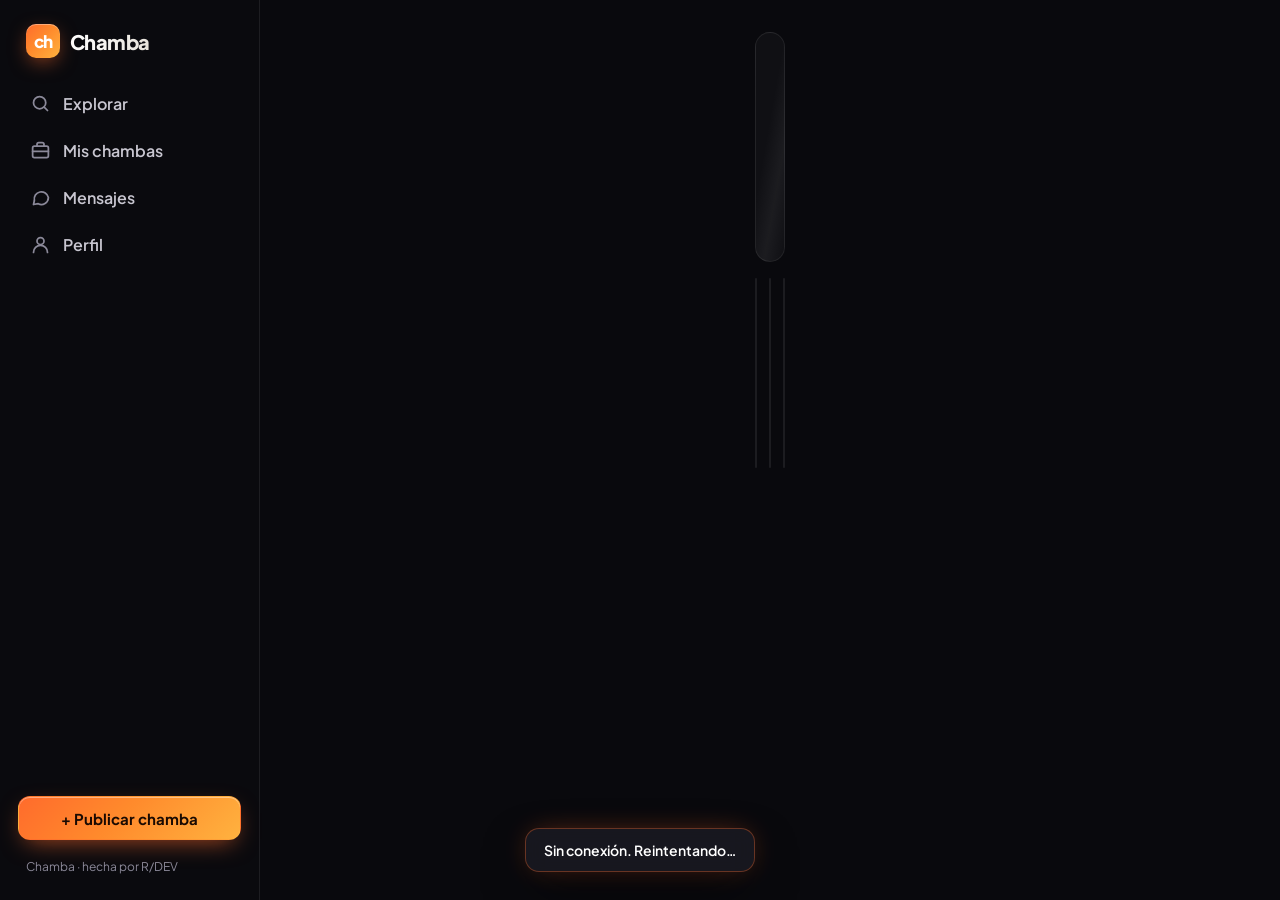
<file: chamba/index.html>
<!doctype html>
<html lang="es">
<head>
<meta charset="utf-8">
<meta name="viewport" content="width=device-width, initial-scale=1, viewport-fit=cover">
<title>Chamba · Encuentra chamba hoy</title>
<meta name="description" content="Chamba conecta a quien necesita un trabajo con quien sabe hacerlo. Publica, postúlate y cobra.">
<meta name="theme-color" content="#09090D">
<link rel="manifest" href="manifest.webmanifest">
<link rel="icon" href="icons/icon.svg" type="image/svg+xml">
<link rel="apple-touch-icon" href="icons/icon-192.png">
<meta name="apple-mobile-web-app-capable" content="yes">
<meta name="apple-mobile-web-app-status-bar-style" content="black-translucent">
<meta name="apple-mobile-web-app-title" content="Chamba">
<meta property="og:title" content="Chamba · Encuentra chamba hoy">
<meta property="og:description" content="Publica un trabajo o gana dinero haciendo lo que sabes.">
<link rel="preconnect" href="https://fonts.googleapis.com">
<link rel="preconnect" href="https://fonts.gstatic.com" crossorigin>
<link href="https://fonts.googleapis.com/css2?family=Plus+Jakarta+Sans:wght@400;500;600;700;800&display=swap" rel="stylesheet">
<link rel="stylesheet" href="styles.css">
<link rel="stylesheet" href="theme.css">
</head>
<body>
<div class="app">
  <aside class="side">
    <a class="brand" href="#/explorar"><span class="logo">ch</span><span>Chamba</span></a>
    <nav class="side-nav" id="sideNav"></nav>
    <button class="btn primary block" data-go="#/publicar">+ Publicar chamba</button>
    <div class="side-foot">Chamba · hecha por R/DEV</div>
  </aside>

  <header class="topbar">
    <a class="brand" href="#/explorar"><span class="logo">ch</span><span>Chamba</span></a>
    <button class="avatar-btn" data-go="#/perfil" id="topAvatar" aria-label="Perfil"></button>
  </header>

  <main id="view" class="view" tabindex="-1"></main>

  <nav class="tabbar" id="tabbar"></nav>
</div>

<div class="modal" id="modal" hidden>
  <div class="modal-bg" data-close></div>
  <div class="sheet" role="dialog" aria-modal="true" id="sheet"></div>
</div>
<div class="toast" id="toast" hidden></div>

<script src="supabase.js"></script>
<script src="app.js"></script>
<script src="fx.js"></script>
</body>
</html>
</file>
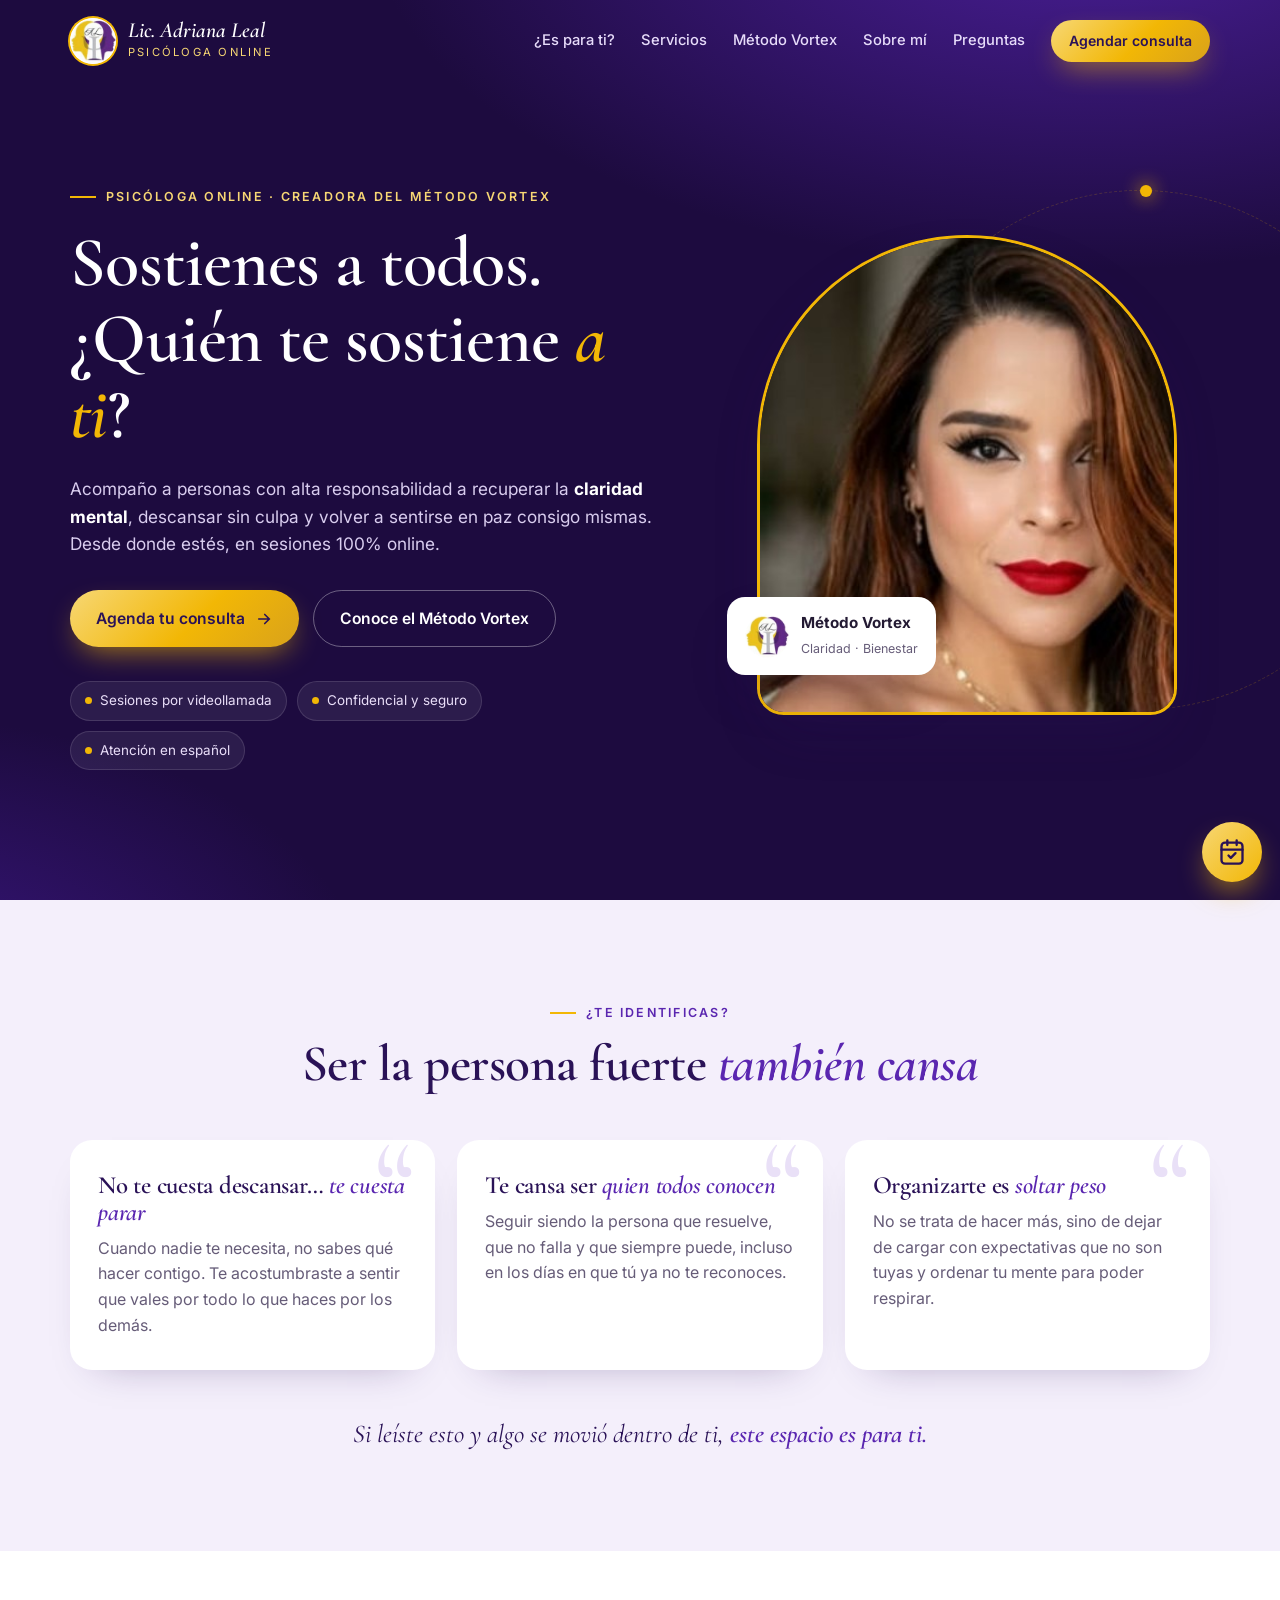
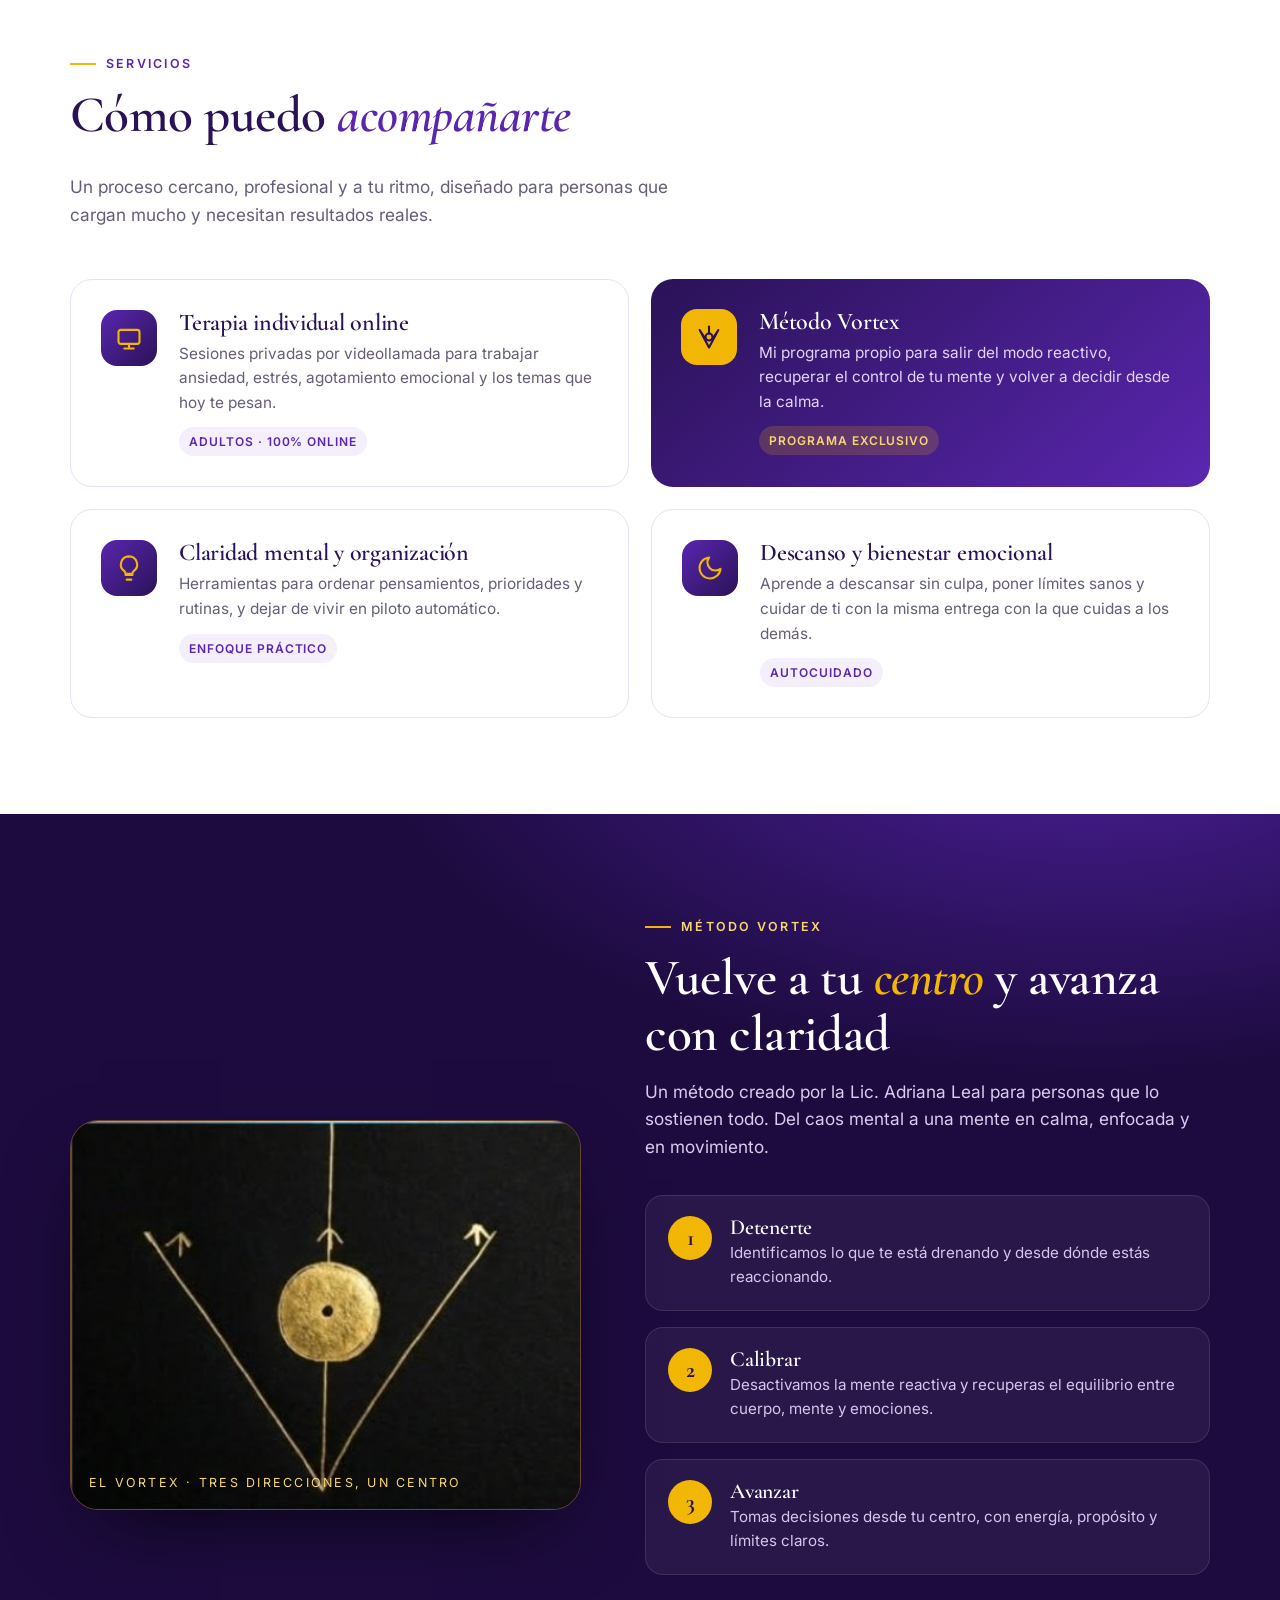
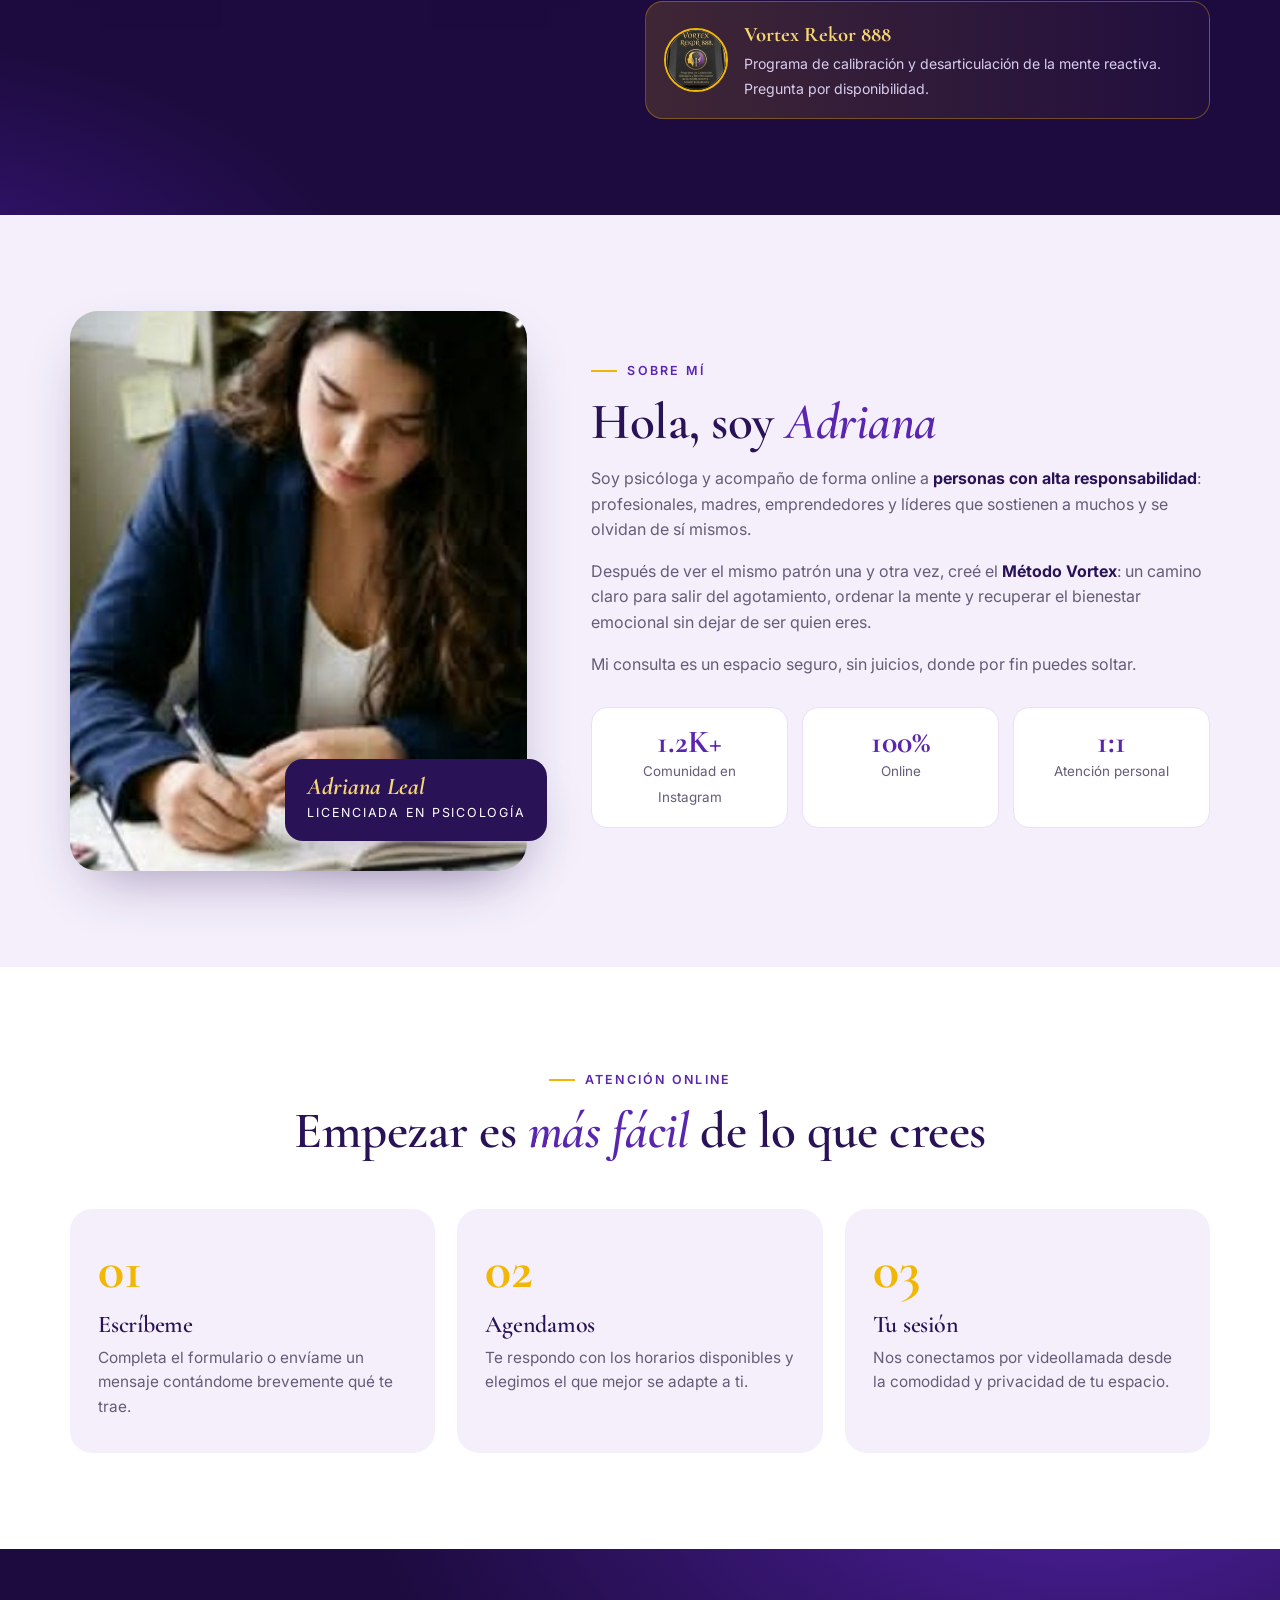
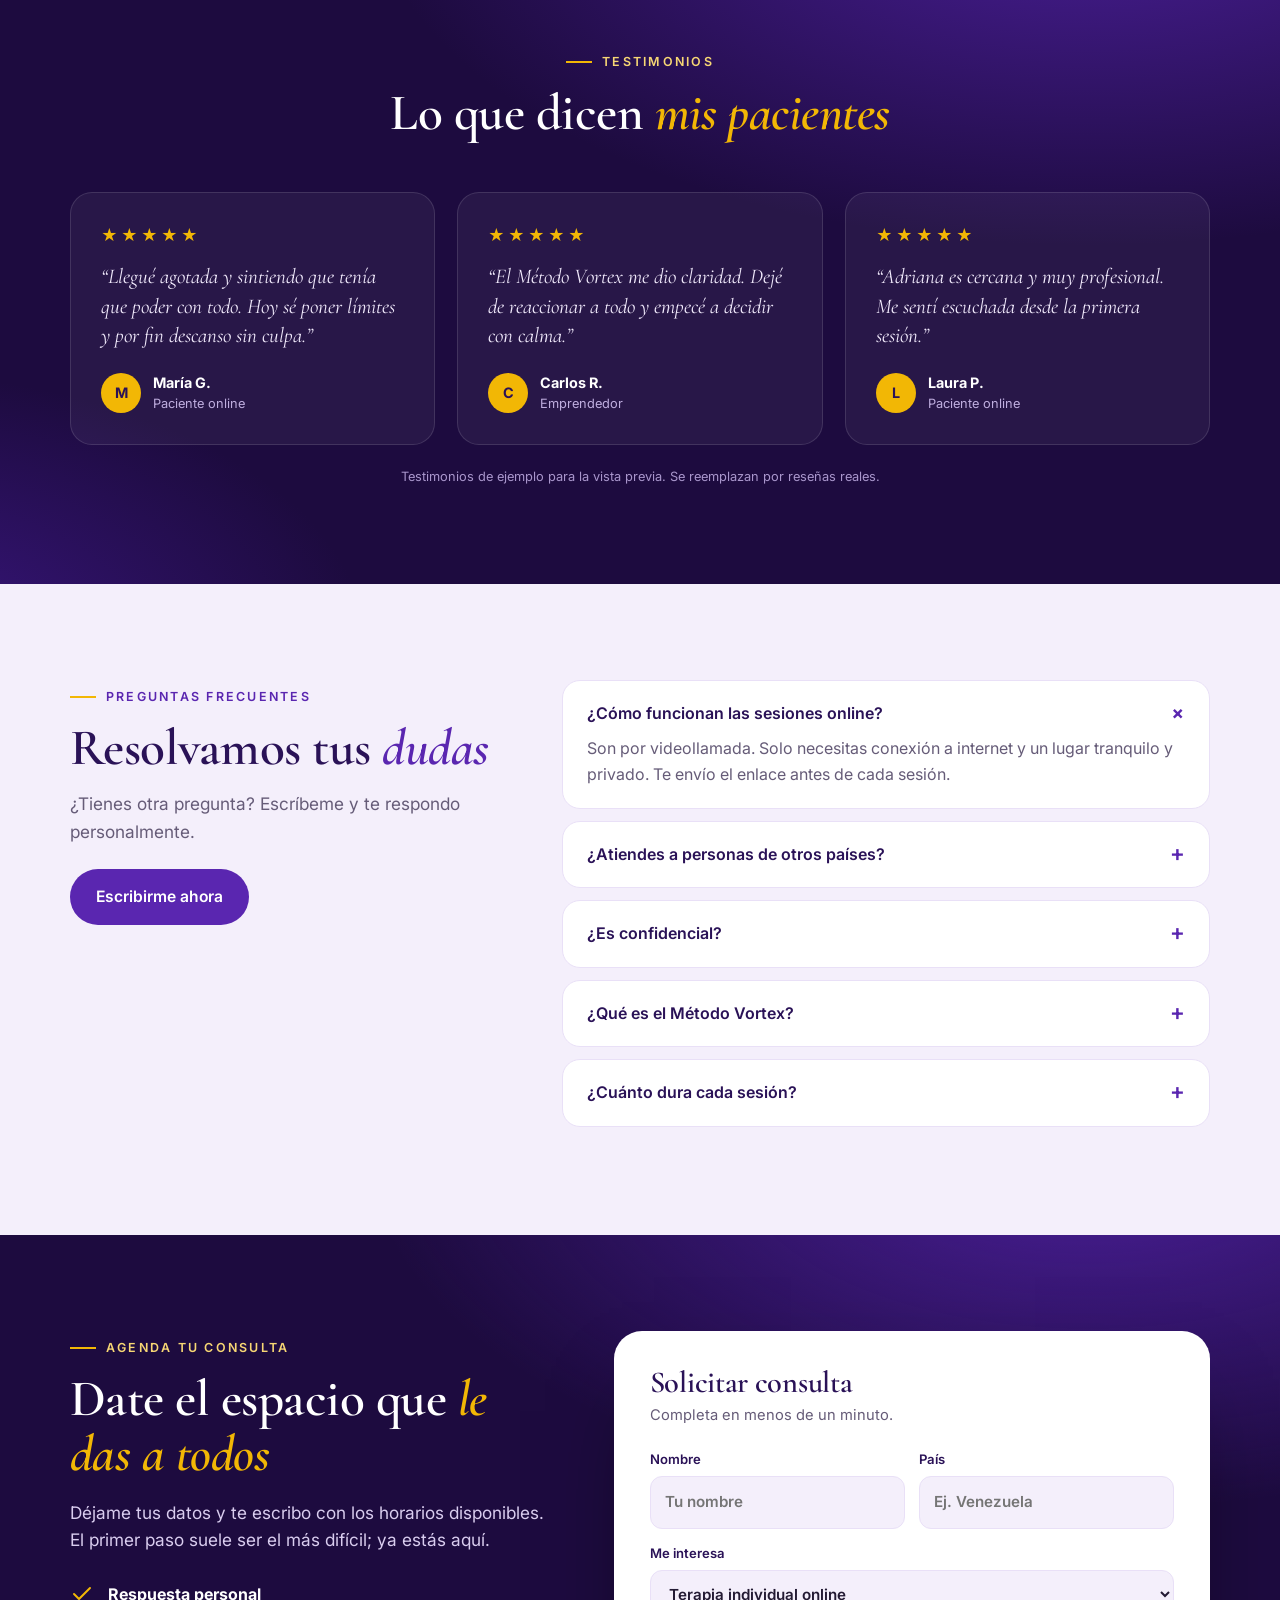
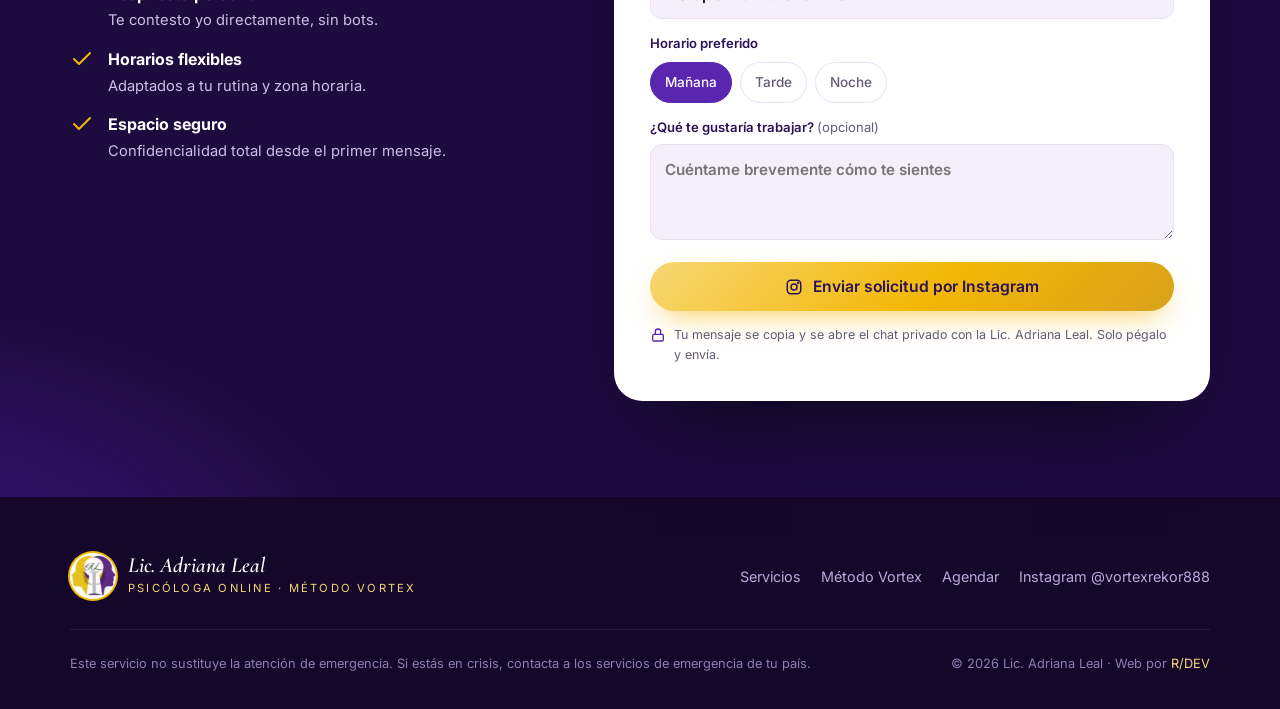
<file: demos/adriana-leal/index.html>
<!doctype html>
<html lang="es">
<head>
<meta charset="utf-8">
<meta name="viewport" content="width=device-width, initial-scale=1">
<title>Lic. Adriana Leal | Psicóloga Online · Método Vortex</title>
<meta name="description" content="Psicóloga online para personas con alta responsabilidad. Claridad mental, bienestar emocional y el Método Vortex. Agenda tu consulta.">
<meta property="og:title" content="Lic. Adriana Leal · Psicóloga Online">
<meta property="og:description" content="Claridad mental y bienestar emocional para personas con alta responsabilidad. Creadora del Método Vortex.">
<meta property="og:image" content="img/adriana.jpg">
<meta name="theme-color" content="#2a1257">
<meta name="robots" content="noindex">
<link rel="icon" href="img/logo.png" type="image/png">
<link rel="preconnect" href="https://fonts.googleapis.com">
<link rel="preconnect" href="https://fonts.gstatic.com" crossorigin>
<link href="https://fonts.googleapis.com/css2?family=Cormorant+Garamond:ital,wght@0,500;0,600;0,700;1,500;1,600&family=Inter:wght@400;500;600;700&display=swap" rel="stylesheet">
<style>
:root{
  --plum:#1d0b3f; --plum2:#2a1257; --purple:#5a26b0; --violet:#7b45d6; --lav:#f4effb; --lav2:#e9e0f7;
  --gold:#f2b705; --gold2:#d9a21b; --goldsoft:#f7d774; --ink:#231a33; --muted:#665c78; --white:#fff;
  --r:22px; --shadow:0 24px 60px -24px rgba(42,18,87,.45);
}
*{box-sizing:border-box;margin:0;padding:0}
html{scroll-behavior:smooth}
body{font-family:Inter,system-ui,sans-serif;color:var(--ink);background:var(--lav);line-height:1.6;-webkit-font-smoothing:antialiased;overflow-x:hidden}
img{max-width:100%;display:block}
a{color:inherit;text-decoration:none}
.wrap{width:min(1140px,100% - 40px);margin-inline:auto}
.serif{font-family:"Cormorant Garamond",Georgia,serif}
h1,h2,h3{font-family:"Cormorant Garamond",Georgia,serif;font-weight:600;line-height:1.08;letter-spacing:-.01em}
h2{font-size:clamp(2.1rem,4.4vw,3.2rem)}
h2 em,h1 em{font-style:italic;color:var(--gold)}
.eyebrow{display:inline-flex;align-items:center;gap:10px;font-size:.78rem;font-weight:600;letter-spacing:.18em;text-transform:uppercase;color:var(--purple)}
.eyebrow::before{content:"";width:26px;height:2px;background:var(--gold)}
.dark .eyebrow{color:var(--goldsoft)}
.lead{font-size:1.08rem;color:var(--muted);max-width:620px}
.dark .lead{color:#d9cdef}
.btn{display:inline-flex;align-items:center;justify-content:center;gap:10px;padding:15px 26px;border-radius:999px;font-weight:600;font-size:.98rem;border:0;cursor:pointer;transition:transform .2s,box-shadow .2s,background .2s;font-family:inherit}
.btn.gold{background:linear-gradient(135deg,var(--goldsoft),var(--gold) 55%,var(--gold2));color:#2a1257;box-shadow:0 12px 30px -10px rgba(242,183,5,.7)}
.btn.gold:hover{transform:translateY(-2px);box-shadow:0 18px 38px -12px rgba(242,183,5,.85)}
.btn.ghost{border:1.5px solid rgba(255,255,255,.35);color:#fff}
.btn.ghost:hover{background:rgba(255,255,255,.08)}
.btn.purple{background:var(--purple);color:#fff}
.btn.purple:hover{background:var(--violet)}
.btn.sm{padding:10px 18px;font-size:.88rem}
.btn svg{width:18px;height:18px}
section{padding:96px 0}
.dark{background:radial-gradient(1200px 600px at 85% -10%,#4b1f9a 0,transparent 60%),radial-gradient(900px 500px at -10% 110%,#3a1680 0,transparent 55%),var(--plum);color:#fff}

/* nav */
.nav{position:fixed;inset:0 0 auto;z-index:50;transition:background .3s,box-shadow .3s,padding .3s;padding:18px 0}
.nav.solid{background:rgba(29,11,63,.92);backdrop-filter:blur(12px);box-shadow:0 10px 30px -15px rgba(0,0,0,.5);padding:10px 0}
.nav-in{display:flex;align-items:center;gap:22px}
.brand{display:flex;align-items:center;gap:12px;color:#fff;margin-right:auto}
.brand img{width:46px;height:46px;border-radius:50%;background:#fff;box-shadow:0 0 0 2px var(--gold)}
.brand b{display:block;font-family:"Cormorant Garamond",serif;font-style:italic;font-size:1.35rem;font-weight:600;line-height:1}
.brand small{display:block;font-size:.7rem;letter-spacing:.2em;text-transform:uppercase;color:var(--goldsoft);margin-top:3px}
.links{display:flex;align-items:center;gap:26px;color:#e7dcfa;font-size:.92rem;font-weight:500}
.links a:not(.btn):hover{color:var(--goldsoft)}
.burger{display:none;background:none;border:0;width:42px;height:42px;cursor:pointer;position:relative}
.burger span{position:absolute;left:10px;right:10px;height:2px;background:#fff;transition:.3s}
.burger span:first-child{top:16px}.burger span:last-child{top:25px}
.burger[aria-expanded=true] span:first-child{transform:translateY(4.5px) rotate(45deg)}
.burger[aria-expanded=true] span:last-child{transform:translateY(-4.5px) rotate(-45deg)}

/* hero */
.hero{min-height:100vh;display:flex;align-items:center;padding:130px 0 80px;position:relative;overflow:hidden}
.hero-grid{display:grid;grid-template-columns:1.1fr .9fr;gap:60px;align-items:center}
.hero h1{font-size:clamp(2.6rem,5.6vw,4.4rem);margin:18px 0 22px}
.hero .actions{display:flex;flex-wrap:wrap;gap:14px;margin-top:32px}
.chips{display:flex;flex-wrap:wrap;gap:10px;margin-top:34px}
.chip{display:inline-flex;align-items:center;gap:8px;font-size:.84rem;padding:8px 14px;border-radius:999px;background:rgba(255,255,255,.07);border:1px solid rgba(255,255,255,.12);color:#eadff9}
.chip i{width:7px;height:7px;border-radius:50%;background:var(--gold);display:block}
.portrait{position:relative;justify-self:center;width:min(420px,100%)}
.portrait .frame{position:relative;border-radius:220px 220px 28px 28px;overflow:hidden;aspect-ratio:372/425;box-shadow:var(--shadow);border:3px solid var(--gold)}
.portrait .frame img{width:100%;height:100%;object-fit:cover}
.portrait::before{content:"";position:absolute;inset:-18px -18px 30px 30px;border-radius:230px 230px 34px 34px;border:1.5px solid rgba(242,183,5,.45);z-index:-1}
.orbit{position:absolute;width:520px;height:520px;right:-120px;top:50%;transform:translateY(-50%);border-radius:50%;border:1px dashed rgba(242,183,5,.18);animation:spin 60s linear infinite;pointer-events:none}
.orbit::after{content:"";position:absolute;top:-6px;left:50%;width:12px;height:12px;border-radius:50%;background:var(--gold);box-shadow:0 0 18px var(--gold)}
@keyframes spin{to{transform:translateY(-50%) rotate(360deg)}}
.badge{position:absolute;left:-30px;bottom:40px;background:#fff;color:var(--ink);border-radius:18px;padding:14px 18px;display:flex;align-items:center;gap:12px;box-shadow:var(--shadow)}
.badge img{width:44px;height:44px;border-radius:50%}
.badge b{display:block;font-size:.95rem}
.badge span{font-size:.78rem;color:var(--muted)}

/* pains */
.pains{display:grid;grid-template-columns:repeat(3,1fr);gap:22px;margin-top:48px}
.pain{background:#fff;border-radius:var(--r);padding:32px 28px;box-shadow:0 18px 40px -28px rgba(42,18,87,.4);position:relative;overflow:hidden}
.pain::before{content:"“";position:absolute;right:18px;top:-18px;font-family:"Cormorant Garamond",serif;font-size:8rem;color:var(--lav2);line-height:1}
.pain h3{font-size:1.55rem;color:var(--plum2);margin-bottom:10px;position:relative}
.pain h3 em{color:var(--purple)}
.pain p{color:var(--muted);position:relative}
.note-center{text-align:center;margin-top:44px;font-family:"Cormorant Garamond",serif;font-size:1.6rem;font-style:italic;color:var(--plum2)}
.note-center b{color:var(--purple);font-weight:600}

/* services */
.head{display:flex;justify-content:space-between;align-items:end;gap:30px;flex-wrap:wrap}
.services{display:grid;grid-template-columns:repeat(2,1fr);gap:22px;margin-top:50px}
.svc{display:flex;gap:22px;padding:30px;border-radius:var(--r);background:#fff;border:1px solid var(--lav2);transition:transform .25s,box-shadow .25s,border-color .25s}
.svc:hover{transform:translateY(-4px);box-shadow:var(--shadow);border-color:transparent}
.svc .ic{flex:none;width:56px;height:56px;border-radius:16px;display:grid;place-items:center;background:linear-gradient(135deg,var(--purple),var(--plum2));color:var(--gold)}
.svc .ic svg{width:28px;height:28px}
.svc h3{font-size:1.5rem;color:var(--plum2);margin-bottom:6px}
.svc p{color:var(--muted);font-size:.96rem}
.svc .tag{display:inline-block;margin-top:12px;font-size:.75rem;font-weight:600;letter-spacing:.08em;text-transform:uppercase;color:var(--purple);background:var(--lav);padding:5px 10px;border-radius:999px}
.svc.feat{background:linear-gradient(140deg,var(--plum2),var(--purple));color:#fff;border:0}
.svc.feat h3{color:#fff}.svc.feat p{color:#e1d4f6}
.svc.feat .ic{background:var(--gold);color:var(--plum2)}
.svc.feat .tag{background:rgba(242,183,5,.18);color:var(--goldsoft)}

/* vortex */
.vortex-grid{display:grid;grid-template-columns:.95fr 1.05fr;gap:64px;align-items:center}
.vimg{position:relative;border-radius:28px;overflow:hidden;box-shadow:0 30px 80px -30px rgba(0,0,0,.8);border:1px solid rgba(242,183,5,.35)}
.vimg img{width:100%;aspect-ratio:429/327;object-fit:cover}
.vimg figcaption{position:absolute;left:18px;bottom:16px;font-size:.78rem;letter-spacing:.18em;text-transform:uppercase;color:var(--goldsoft)}
.steps{margin-top:34px;display:grid;gap:16px}
.step{display:flex;gap:18px;padding:20px 22px;border-radius:18px;background:rgba(255,255,255,.05);border:1px solid rgba(255,255,255,.1)}
.step .n{flex:none;width:44px;height:44px;border-radius:50%;display:grid;place-items:center;font-family:"Cormorant Garamond",serif;font-size:1.4rem;font-weight:700;color:var(--plum2);background:var(--gold)}
.step h3{font-size:1.35rem;margin-bottom:2px}
.step p{color:#d4c6ee;font-size:.95rem}
.rekor{margin-top:26px;display:flex;align-items:center;gap:16px;padding:16px 18px;border-radius:18px;background:linear-gradient(90deg,rgba(242,183,5,.16),rgba(242,183,5,.02));border:1px solid rgba(242,183,5,.35)}
.rekor img{width:64px;height:64px;border-radius:50%;object-fit:cover;border:2px solid var(--gold)}
.rekor b{display:block;color:var(--goldsoft);font-family:"Cormorant Garamond",serif;font-size:1.3rem}
.rekor span{font-size:.88rem;color:#d9cdef}

/* about */
.about-grid{display:grid;grid-template-columns:.85fr 1.15fr;gap:64px;align-items:center}
.about-img{position:relative}
.about-img img{border-radius:28px;width:100%;aspect-ratio:390/625;object-fit:cover;max-height:560px;box-shadow:var(--shadow)}
.about-img .sig{position:absolute;right:-20px;bottom:30px;background:var(--plum2);color:#fff;padding:16px 22px;border-radius:18px;box-shadow:var(--shadow)}
.about-img .sig b{font-family:"Cormorant Garamond",serif;font-style:italic;font-size:1.5rem;display:block;line-height:1;color:var(--goldsoft)}
.about-img .sig span{font-size:.78rem;letter-spacing:.14em;text-transform:uppercase}
.about p{color:var(--muted);margin-top:16px}
.about p strong{color:var(--plum2)}
.vals{display:grid;grid-template-columns:repeat(3,1fr);gap:14px;margin-top:30px}
.val{background:#fff;border-radius:16px;padding:18px;text-align:center;border:1px solid var(--lav2)}
.val b{display:block;font-family:"Cormorant Garamond",serif;font-size:2rem;color:var(--purple);line-height:1}
.val span{font-size:.84rem;color:var(--muted)}

/* how */
.how{background:#fff}
.how-grid{display:grid;grid-template-columns:repeat(3,1fr);gap:22px;margin-top:50px;counter-reset:h}
.hcard{padding:34px 28px;border-radius:var(--r);background:var(--lav);position:relative}
.hcard::before{counter-increment:h;content:"0" counter(h);font-family:"Cormorant Garamond",serif;font-size:3.4rem;font-weight:700;color:var(--gold);line-height:1;display:block;margin-bottom:14px}
.hcard h3{font-size:1.5rem;color:var(--plum2);margin-bottom:8px}
.hcard p{color:var(--muted);font-size:.96rem}

/* testimonials */
.tests{display:grid;grid-template-columns:repeat(3,1fr);gap:22px;margin-top:50px}
.test{background:rgba(255,255,255,.05);border:1px solid rgba(255,255,255,.12);border-radius:var(--r);padding:30px}
.stars{color:var(--gold);letter-spacing:3px;font-size:1rem}
.test p{font-family:"Cormorant Garamond",serif;font-size:1.32rem;font-style:italic;line-height:1.4;margin:14px 0 20px;color:#f1eafc}
.who{display:flex;align-items:center;gap:12px;font-size:.9rem}
.who i{width:40px;height:40px;border-radius:50%;display:grid;place-items:center;font-style:normal;font-weight:700;background:var(--gold);color:var(--plum2)}
.who span{display:block;color:#bfaedf;font-size:.8rem}
.ph{margin-top:22px;text-align:center;font-size:.8rem;color:#a996cc}

/* faq */
.faq-grid{display:grid;grid-template-columns:.8fr 1.2fr;gap:60px}
details{background:#fff;border-radius:18px;padding:20px 24px;border:1px solid var(--lav2);margin-bottom:12px}
summary{cursor:pointer;font-weight:600;color:var(--plum2);list-style:none;display:flex;justify-content:space-between;gap:16px}
summary::-webkit-details-marker{display:none}
summary::after{content:"+";font-size:1.4rem;line-height:1;color:var(--purple);transition:transform .25s}
details[open] summary::after{transform:rotate(45deg)}
details p{margin-top:10px;color:var(--muted)}

/* booking */
.book-grid{display:grid;grid-template-columns:.9fr 1.1fr;gap:56px;align-items:start}
.form{background:#fff;color:var(--ink);border-radius:28px;padding:36px;box-shadow:0 40px 90px -40px rgba(0,0,0,.7)}
.form h3{font-size:1.9rem;color:var(--plum2)}
.form .sub{color:var(--muted);font-size:.92rem;margin:4px 0 22px}
.row{display:grid;grid-template-columns:1fr 1fr;gap:14px}
label{display:block;font-size:.82rem;font-weight:600;color:var(--plum2);margin-bottom:14px}
input,select,textarea{display:block;width:100%;margin-top:6px;padding:13px 14px;border-radius:12px;border:1.5px solid var(--lav2);background:var(--lav);font:inherit;font-size:.95rem;color:var(--ink);transition:border-color .2s,background .2s}
input:focus,select:focus,textarea:focus{outline:0;border-color:var(--purple);background:#fff}
textarea{min-height:96px;resize:vertical}
.pills{display:flex;flex-wrap:wrap;gap:8px;margin-top:8px}
.pills input{display:none}
.pills label{margin:0}
.pills span{display:inline-block;padding:9px 14px;border-radius:999px;border:1.5px solid var(--lav2);font-size:.85rem;font-weight:500;cursor:pointer;color:var(--muted);transition:.2s}
.pills input:checked+span{background:var(--purple);border-color:var(--purple);color:#fff}
.form .btn{width:100%;margin-top:8px}
.priv{display:flex;gap:8px;align-items:flex-start;font-size:.78rem;color:var(--muted);margin-top:14px}
.priv svg{flex:none;width:16px;height:16px;color:var(--purple);margin-top:2px}
.bullets{margin-top:28px;display:grid;gap:14px}
.bullets>div{display:flex;gap:14px;align-items:flex-start}
.bullets svg{flex:none;width:24px;height:24px;color:var(--gold)}
.bullets b{display:block}
.bullets span{color:#cdbfe8;font-size:.92rem}

/* footer */
footer{background:#140729;color:#bba9dc;padding:56px 0 34px;font-size:.9rem}
.f-in{display:flex;justify-content:space-between;gap:30px;flex-wrap:wrap;align-items:center}
.f-links{display:flex;gap:20px;flex-wrap:wrap}
.f-links a:hover{color:var(--goldsoft)}
.crisis{margin-top:30px;padding-top:24px;border-top:1px solid rgba(255,255,255,.08);display:flex;justify-content:space-between;gap:20px;flex-wrap:wrap;font-size:.8rem;color:#8f7db3}
.crisis a{color:var(--goldsoft)}

.fab{position:fixed;right:18px;bottom:18px;z-index:60;width:60px;height:60px;border-radius:50%;display:grid;place-items:center;background:linear-gradient(135deg,var(--goldsoft),var(--gold));color:var(--plum2);box-shadow:0 14px 30px -8px rgba(242,183,5,.7);transition:transform .2s}
.fab:hover{transform:scale(1.07)}
.fab svg{width:28px;height:28px}
.toast{position:fixed;left:50%;bottom:28px;transform:translate(-50%,140%);background:var(--plum2);color:#fff;padding:14px 20px;border-radius:14px;box-shadow:var(--shadow);z-index:80;font-size:.92rem;max-width:calc(100% - 40px);transition:transform .35s;border:1px solid rgba(242,183,5,.4);visibility:hidden}
.toast.on{transform:translate(-50%,0);visibility:visible}

.reveal{opacity:0;transform:translateY(26px);transition:opacity .8s,transform .8s}
.reveal.in{opacity:1;transform:none}

@media (max-width:960px){
  section{padding:76px 0}
  .hero-grid,.vortex-grid,.about-grid,.faq-grid,.book-grid{grid-template-columns:1fr;gap:44px}
  .hero{padding-top:120px}
  .portrait{width:min(250px,64%);order:-1}
  .hero h1{margin-top:12px}
  .badge{left:50%;transform:translateX(-50%);bottom:-22px;white-space:nowrap;width:max-content;padding:10px 14px}
  .badge img{width:34px;height:34px}
  .portrait{margin-bottom:10px}
  .pains,.how-grid,.tests{grid-template-columns:1fr}
  .services{grid-template-columns:1fr}
  .about-img{max-width:420px}
  .about-img .sig{right:-8px}
  .links{position:fixed;inset:68px 14px auto;flex-direction:column;align-items:stretch;gap:4px;padding:16px;border-radius:20px;background:rgba(29,11,63,.98);box-shadow:var(--shadow);transform:translateY(-12px);opacity:0;pointer-events:none;transition:.25s}
  .links.open{transform:none;opacity:1;pointer-events:auto}
  .links a:not(.btn){padding:12px 10px;border-bottom:1px solid rgba(255,255,255,.06)}
  .links .btn{margin-top:10px}
  .burger{display:block}
  .orbit{display:none}
}
@media (max-width:520px){
  .wrap{width:calc(100% - 32px)}
  .row{grid-template-columns:1fr}
  .form{padding:26px 20px}
  .vals{grid-template-columns:1fr 1fr 1fr;gap:8px}
  .val{padding:14px 6px}
  .svc{flex-direction:column;gap:14px;padding:26px 22px}
  .brand small{display:none}
}
</style>
</head>
<body>

<header class="nav" id="nav">
  <div class="wrap nav-in">
    <a href="#top" class="brand" aria-label="Lic. Adriana Leal, inicio">
      <img src="img/logo.png" alt="Logo Adriana Leal">
      <span><b>Lic. Adriana Leal</b><small>Psicóloga Online</small></span>
    </a>
    <nav class="links" id="links">
      <a href="#para-ti">¿Es para ti?</a>
      <a href="#servicios">Servicios</a>
      <a href="#vortex">Método Vortex</a>
      <a href="#sobre-mi">Sobre mí</a>
      <a href="#preguntas">Preguntas</a>
      <a href="#agenda" class="btn gold sm">Agendar consulta</a>
    </nav>
    <button class="burger" id="burger" aria-label="Menú" aria-expanded="false"><span></span><span></span></button>
  </div>
</header>

<section class="hero dark" id="top">
  <div class="orbit"></div>
  <div class="wrap hero-grid">
    <div class="reveal">
      <span class="eyebrow">Psicóloga online · Creadora del Método Vortex</span>
      <h1>Sostienes a todos.<br>¿Quién te sostiene <em>a ti</em>?</h1>
      <p class="lead">Acompaño a personas con alta responsabilidad a recuperar la <strong style="color:#fff">claridad mental</strong>, descansar sin culpa y volver a sentirse en paz consigo mismas. Desde donde estés, en sesiones 100% online.</p>
      <div class="actions">
        <a href="#agenda" class="btn gold">Agenda tu consulta
          <svg viewBox="0 0 24 24" fill="none" stroke="currentColor" stroke-width="2.2" stroke-linecap="round"><path d="M5 12h14M13 6l6 6-6 6"/></svg></a>
        <a href="#vortex" class="btn ghost">Conoce el Método Vortex</a>
      </div>
      <div class="chips">
        <span class="chip"><i></i>Sesiones por videollamada</span>
        <span class="chip"><i></i>Confidencial y seguro</span>
        <span class="chip"><i></i>Atención en español</span>
      </div>
    </div>
    <div class="portrait reveal">
      <div class="frame"><img src="img/adriana.jpg" alt="Lic. Adriana Leal, psicóloga"></div>
      <div class="badge"><img src="img/logo.png" alt=""><div><b>Método Vortex</b><span>Claridad · Bienestar</span></div></div>
    </div>
  </div>
</section>

<section id="para-ti">
  <div class="wrap">
    <div class="reveal" style="text-align:center">
      <span class="eyebrow">¿Te identificas?</span>
      <h2 style="margin-top:14px;color:var(--plum2)">Ser la persona fuerte <em style="color:var(--purple)">también cansa</em></h2>
    </div>
    <div class="pains">
      <article class="pain reveal">
        <h3>No te cuesta descansar… <em>te cuesta parar</em></h3>
        <p>Cuando nadie te necesita, no sabes qué hacer contigo. Te acostumbraste a sentir que vales por todo lo que haces por los demás.</p>
      </article>
      <article class="pain reveal">
        <h3>Te cansa ser <em>quien todos conocen</em></h3>
        <p>Seguir siendo la persona que resuelve, que no falla y que siempre puede, incluso en los días en que tú ya no te reconoces.</p>
      </article>
      <article class="pain reveal">
        <h3>Organizarte es <em>soltar peso</em></h3>
        <p>No se trata de hacer más, sino de dejar de cargar con expectativas que no son tuyas y ordenar tu mente para poder respirar.</p>
      </article>
    </div>
    <p class="note-center reveal">Si leíste esto y algo se movió dentro de ti, <b>este espacio es para ti.</b></p>
  </div>
</section>

<section class="how" id="servicios" style="background:#fff">
  <div class="wrap">
    <div class="head reveal">
      <div>
        <span class="eyebrow">Servicios</span>
        <h2 style="margin-top:14px;color:var(--plum2)">Cómo puedo <em style="color:var(--purple)">acompañarte</em></h2>
      </div>
      <p class="lead">Un proceso cercano, profesional y a tu ritmo, diseñado para personas que cargan mucho y necesitan resultados reales.</p>
    </div>
    <div class="services">
      <article class="svc reveal">
        <div class="ic"><svg viewBox="0 0 24 24" fill="none" stroke="currentColor" stroke-width="1.8" stroke-linecap="round" stroke-linejoin="round"><rect x="3" y="5" width="18" height="12" rx="2"/><path d="M8 21h8M12 17v4"/></svg></div>
        <div><h3>Terapia individual online</h3><p>Sesiones privadas por videollamada para trabajar ansiedad, estrés, agotamiento emocional y los temas que hoy te pesan.</p><span class="tag">Adultos · 100% online</span></div>
      </article>
      <article class="svc feat reveal">
        <div class="ic"><svg viewBox="0 0 24 24" fill="none" stroke="currentColor" stroke-width="1.8" stroke-linecap="round" stroke-linejoin="round"><circle cx="12" cy="12" r="3"/><path d="M12 3v6M4 6l5 7.5M20 6l-5 7.5M12 21l-8-15M12 21l8-15"/></svg></div>
        <div><h3>Método Vortex</h3><p>Mi programa propio para salir del modo reactivo, recuperar el control de tu mente y volver a decidir desde la calma.</p><span class="tag">Programa exclusivo</span></div>
      </article>
      <article class="svc reveal">
        <div class="ic"><svg viewBox="0 0 24 24" fill="none" stroke="currentColor" stroke-width="1.8" stroke-linecap="round" stroke-linejoin="round"><path d="M9 18h6M10 22h4M12 2a7 7 0 0 0-4 12.7c.6.5 1 1.3 1 2.1V17h6v-.2c0-.8.4-1.6 1-2.1A7 7 0 0 0 12 2z"/></svg></div>
        <div><h3>Claridad mental y organización</h3><p>Herramientas para ordenar pensamientos, prioridades y rutinas, y dejar de vivir en piloto automático.</p><span class="tag">Enfoque práctico</span></div>
      </article>
      <article class="svc reveal">
        <div class="ic"><svg viewBox="0 0 24 24" fill="none" stroke="currentColor" stroke-width="1.8" stroke-linecap="round" stroke-linejoin="round"><path d="M21 12.8A9 9 0 1 1 11.2 3a7 7 0 0 0 9.8 9.8z"/></svg></div>
        <div><h3>Descanso y bienestar emocional</h3><p>Aprende a descansar sin culpa, poner límites sanos y cuidar de ti con la misma entrega con la que cuidas a los demás.</p><span class="tag">Autocuidado</span></div>
      </article>
    </div>
  </div>
</section>

<section class="dark" id="vortex">
  <div class="wrap vortex-grid">
    <figure class="vimg reveal">
      <img src="img/vortex-simbolo.jpg" alt="Símbolo del Método Vortex">
      <figcaption>El Vortex · tres direcciones, un centro</figcaption>
    </figure>
    <div class="reveal">
      <span class="eyebrow">Método Vortex</span>
      <h2 style="margin-top:14px">Vuelve a tu <em>centro</em> y avanza con claridad</h2>
      <p class="lead" style="margin-top:16px">Un método creado por la Lic. Adriana Leal para personas que lo sostienen todo. Del caos mental a una mente en calma, enfocada y en movimiento.</p>
      <div class="steps">
        <div class="step"><span class="n">1</span><div><h3>Detenerte</h3><p>Identificamos lo que te está drenando y desde dónde estás reaccionando.</p></div></div>
        <div class="step"><span class="n">2</span><div><h3>Calibrar</h3><p>Desactivamos la mente reactiva y recuperas el equilibrio entre cuerpo, mente y emociones.</p></div></div>
        <div class="step"><span class="n">3</span><div><h3>Avanzar</h3><p>Tomas decisiones desde tu centro, con energía, propósito y límites claros.</p></div></div>
      </div>
      <div class="rekor">
        <img src="img/caja-rekor.jpg" alt="Caja Vortex Rekor 888">
        <div><b>Vortex Rekor 888</b><span>Programa de calibración y desarticulación de la mente reactiva. Pregunta por disponibilidad.</span></div>
      </div>
    </div>
  </div>
</section>

<section id="sobre-mi">
  <div class="wrap about-grid">
    <div class="about-img reveal">
      <img src="img/organizacion.jpg" alt="Sesión de organización y claridad mental">
      <div class="sig"><b>Adriana Leal</b><span>Licenciada en Psicología</span></div>
    </div>
    <div class="about reveal">
      <span class="eyebrow">Sobre mí</span>
      <h2 style="margin-top:14px;color:var(--plum2)">Hola, soy <em style="color:var(--purple)">Adriana</em></h2>
      <p>Soy psicóloga y acompaño de forma online a <strong>personas con alta responsabilidad</strong>: profesionales, madres, emprendedores y líderes que sostienen a muchos y se olvidan de sí mismos.</p>
      <p>Después de ver el mismo patrón una y otra vez, creé el <strong>Método Vortex</strong>: un camino claro para salir del agotamiento, ordenar la mente y recuperar el bienestar emocional sin dejar de ser quien eres.</p>
      <p>Mi consulta es un espacio seguro, sin juicios, donde por fin puedes soltar.</p>
      <div class="vals">
        <div class="val"><b>1.2K+</b><span>Comunidad en Instagram</span></div>
        <div class="val"><b>100%</b><span>Online</span></div>
        <div class="val"><b>1:1</b><span>Atención personal</span></div>
      </div>
    </div>
  </div>
</section>

<section class="how">
  <div class="wrap">
    <div class="reveal" style="text-align:center">
      <span class="eyebrow">Atención online</span>
      <h2 style="margin-top:14px;color:var(--plum2)">Empezar es <em style="color:var(--purple)">más fácil</em> de lo que crees</h2>
    </div>
    <div class="how-grid">
      <div class="hcard reveal"><h3>Escríbeme</h3><p>Completa el formulario o envíame un mensaje contándome brevemente qué te trae.</p></div>
      <div class="hcard reveal"><h3>Agendamos</h3><p>Te respondo con los horarios disponibles y elegimos el que mejor se adapte a ti.</p></div>
      <div class="hcard reveal"><h3>Tu sesión</h3><p>Nos conectamos por videollamada desde la comodidad y privacidad de tu espacio.</p></div>
    </div>
  </div>
</section>

<section class="dark">
  <div class="wrap">
    <div class="reveal" style="text-align:center">
      <span class="eyebrow">Testimonios</span>
      <h2 style="margin-top:14px">Lo que dicen <em>mis pacientes</em></h2>
    </div>
    <div class="tests">
      <div class="test reveal"><div class="stars">★★★★★</div><p>“Llegué agotada y sintiendo que tenía que poder con todo. Hoy sé poner límites y por fin descanso sin culpa.”</p><div class="who"><i>M</i><div><b>María G.</b><span>Paciente online</span></div></div></div>
      <div class="test reveal"><div class="stars">★★★★★</div><p>“El Método Vortex me dio claridad. Dejé de reaccionar a todo y empecé a decidir con calma.”</p><div class="who"><i>C</i><div><b>Carlos R.</b><span>Emprendedor</span></div></div></div>
      <div class="test reveal"><div class="stars">★★★★★</div><p>“Adriana es cercana y muy profesional. Me sentí escuchada desde la primera sesión.”</p><div class="who"><i>L</i><div><b>Laura P.</b><span>Paciente online</span></div></div></div>
    </div>
    <p class="ph">Testimonios de ejemplo para la vista previa. Se reemplazan por reseñas reales.</p>
  </div>
</section>

<section id="preguntas">
  <div class="wrap faq-grid">
    <div class="reveal">
      <span class="eyebrow">Preguntas frecuentes</span>
      <h2 style="margin-top:14px;color:var(--plum2)">Resolvamos tus <em style="color:var(--purple)">dudas</em></h2>
      <p class="lead" style="margin-top:14px">¿Tienes otra pregunta? Escríbeme y te respondo personalmente.</p>
      <a href="#agenda" class="btn purple" style="margin-top:24px">Escribirme ahora</a>
    </div>
    <div class="reveal">
      <details open><summary>¿Cómo funcionan las sesiones online?</summary><p>Son por videollamada. Solo necesitas conexión a internet y un lugar tranquilo y privado. Te envío el enlace antes de cada sesión.</p></details>
      <details><summary>¿Atiendes a personas de otros países?</summary><p>Sí. Al ser online, puedo acompañarte desde cualquier país de habla hispana. Coordinamos el horario según tu zona.</p></details>
      <details><summary>¿Es confidencial?</summary><p>Totalmente. Todo lo que compartes en sesión se maneja con secreto profesional y ética psicológica.</p></details>
      <details><summary>¿Qué es el Método Vortex?</summary><p>Es mi programa propio para personas con alta responsabilidad: te ayuda a salir del modo reactivo, recuperar claridad mental y avanzar con equilibrio.</p></details>
      <details><summary>¿Cuánto dura cada sesión?</summary><p>Las sesiones duran aproximadamente 50 minutos. La frecuencia la definimos juntos según tus objetivos.</p></details>
    </div>
  </div>
</section>

<section class="dark" id="agenda">
  <div class="wrap book-grid">
    <div class="reveal">
      <span class="eyebrow">Agenda tu consulta</span>
      <h2 style="margin-top:14px">Date el espacio que <em>le das a todos</em></h2>
      <p class="lead" style="margin-top:16px">Déjame tus datos y te escribo con los horarios disponibles. El primer paso suele ser el más difícil; ya estás aquí.</p>
      <div class="bullets">
        <div><svg viewBox="0 0 24 24" fill="none" stroke="currentColor" stroke-width="2" stroke-linecap="round" stroke-linejoin="round"><path d="M20 6 9 17l-5-5"/></svg><div><b>Respuesta personal</b><span>Te contesto yo directamente, sin bots.</span></div></div>
        <div><svg viewBox="0 0 24 24" fill="none" stroke="currentColor" stroke-width="2" stroke-linecap="round" stroke-linejoin="round"><path d="M20 6 9 17l-5-5"/></svg><div><b>Horarios flexibles</b><span>Adaptados a tu rutina y zona horaria.</span></div></div>
        <div><svg viewBox="0 0 24 24" fill="none" stroke="currentColor" stroke-width="2" stroke-linecap="round" stroke-linejoin="round"><path d="M20 6 9 17l-5-5"/></svg><div><b>Espacio seguro</b><span>Confidencialidad total desde el primer mensaje.</span></div></div>
      </div>
    </div>
    <form class="form reveal" id="form" novalidate>
      <h3>Solicitar consulta</h3>
      <p class="sub">Completa en menos de un minuto.</p>
      <div class="row">
        <label>Nombre<input name="nombre" required placeholder="Tu nombre" autocomplete="given-name"></label>
        <label>País<input name="pais" placeholder="Ej. Venezuela" autocomplete="country-name"></label>
      </div>
      <label>Me interesa
        <select name="servicio">
          <option>Terapia individual online</option>
          <option>Método Vortex</option>
          <option>Vortex Rekor 888</option>
          <option>Claridad mental y organización</option>
          <option>Aún no lo sé, quiero orientación</option>
        </select>
      </label>
      <label>Horario preferido
        <div class="pills">
          <label><input type="radio" name="horario" value="Mañana" checked><span>Mañana</span></label>
          <label><input type="radio" name="horario" value="Tarde"><span>Tarde</span></label>
          <label><input type="radio" name="horario" value="Noche"><span>Noche</span></label>
        </div>
      </label>
      <label>¿Qué te gustaría trabajar? <span style="font-weight:400;color:var(--muted)">(opcional)</span><textarea name="mensaje" placeholder="Cuéntame brevemente cómo te sientes"></textarea></label>
      <button class="btn gold" type="submit">
        <svg viewBox="0 0 24 24" fill="none" stroke="currentColor" stroke-width="2" stroke-linecap="round" stroke-linejoin="round"><rect x="3" y="3" width="18" height="18" rx="5"/><circle cx="12" cy="12" r="4"/><circle cx="17.5" cy="6.5" r=".6" fill="currentColor"/></svg>
        Enviar solicitud por Instagram</button>
      <p class="priv"><svg viewBox="0 0 24 24" fill="none" stroke="currentColor" stroke-width="2" stroke-linecap="round" stroke-linejoin="round"><rect x="4" y="11" width="16" height="10" rx="2"/><path d="M8 11V7a4 4 0 0 1 8 0v4"/></svg>Tu mensaje se copia y se abre el chat privado con la Lic. Adriana Leal. Solo pégalo y envía.</p>
    </form>
  </div>
</section>

<footer>
  <div class="wrap">
    <div class="f-in">
      <a href="#top" class="brand"><img src="img/logo.png" alt=""><span><b>Lic. Adriana Leal</b><small>Psicóloga Online · Método Vortex</small></span></a>
      <div class="f-links">
        <a href="#servicios">Servicios</a><a href="#vortex">Método Vortex</a><a href="#agenda">Agendar</a>
        <a href="https://instagram.com/vortexrekor888" target="_blank" rel="noopener">Instagram @vortexrekor888</a>
      </div>
    </div>
    <div class="crisis">
      <span>Este servicio no sustituye la atención de emergencia. Si estás en crisis, contacta a los servicios de emergencia de tu país.</span>
      <span>© <span id="y"></span> Lic. Adriana Leal · Web por <a href="https://instagram.com/rdev.lab" target="_blank" rel="noopener">R/DEV</a></span>
    </div>
  </div>
</footer>

<a href="#agenda" class="fab" aria-label="Agendar consulta"><svg viewBox="0 0 24 24" fill="none" stroke="currentColor" stroke-width="2" stroke-linecap="round" stroke-linejoin="round"><rect x="3" y="4" width="18" height="18" rx="3"/><path d="M16 2v4M8 2v4M3 10h18M9 15l2 2 4-4"/></svg></a>
<div class="toast" id="toast"></div>

<script>
(function(){
  var IG='vortexrekor888';
  var nav=document.getElementById('nav'),links=document.getElementById('links'),burger=document.getElementById('burger');
  function onScroll(){nav.classList.toggle('solid',scrollY>30)}
  addEventListener('scroll',onScroll,{passive:true});onScroll();
  burger.addEventListener('click',function(){var o=links.classList.toggle('open');burger.setAttribute('aria-expanded',o)});
  links.querySelectorAll('a').forEach(function(a){a.addEventListener('click',function(){links.classList.remove('open');burger.setAttribute('aria-expanded',false)})});
  document.getElementById('y').textContent=new Date().getFullYear();

  var io=new IntersectionObserver(function(es){es.forEach(function(e){if(e.isIntersecting){e.target.classList.add('in');io.unobserve(e.target)}})},{threshold:.12});
  document.querySelectorAll('.reveal').forEach(function(el){io.observe(el)});

  var toast=document.getElementById('toast'),tt;
  function show(m){toast.textContent=m;toast.classList.add('on');clearTimeout(tt);tt=setTimeout(function(){toast.classList.remove('on')},4200)}

  document.getElementById('form').addEventListener('submit',function(e){
    e.preventDefault();
    var f=new FormData(this),n=(f.get('nombre')||'').trim();
    if(!n){show('Escribe tu nombre para continuar.');this.nombre.focus();return}
    var t='Hola Lic. Adriana, soy '+n+(f.get('pais')?' ('+f.get('pais')+')':'')+'. Me gustaría agendar una consulta.\n'+
      'Me interesa: '+f.get('servicio')+'\nHorario preferido: '+f.get('horario')+
      (f.get('mensaje')?'\nLo que quiero trabajar: '+f.get('mensaje'):'');
    var go=function(){window.open('https://ig.me/m/'+IG,'_blank')};
    if(navigator.clipboard&&navigator.clipboard.writeText){
      navigator.clipboard.writeText(t).then(function(){show('Mensaje copiado. Pégalo en el chat de Instagram y envíalo.');setTimeout(go,900)},function(){go()});
    }else{go()}
  });
})();
</script>
</body>
</html>
</file>
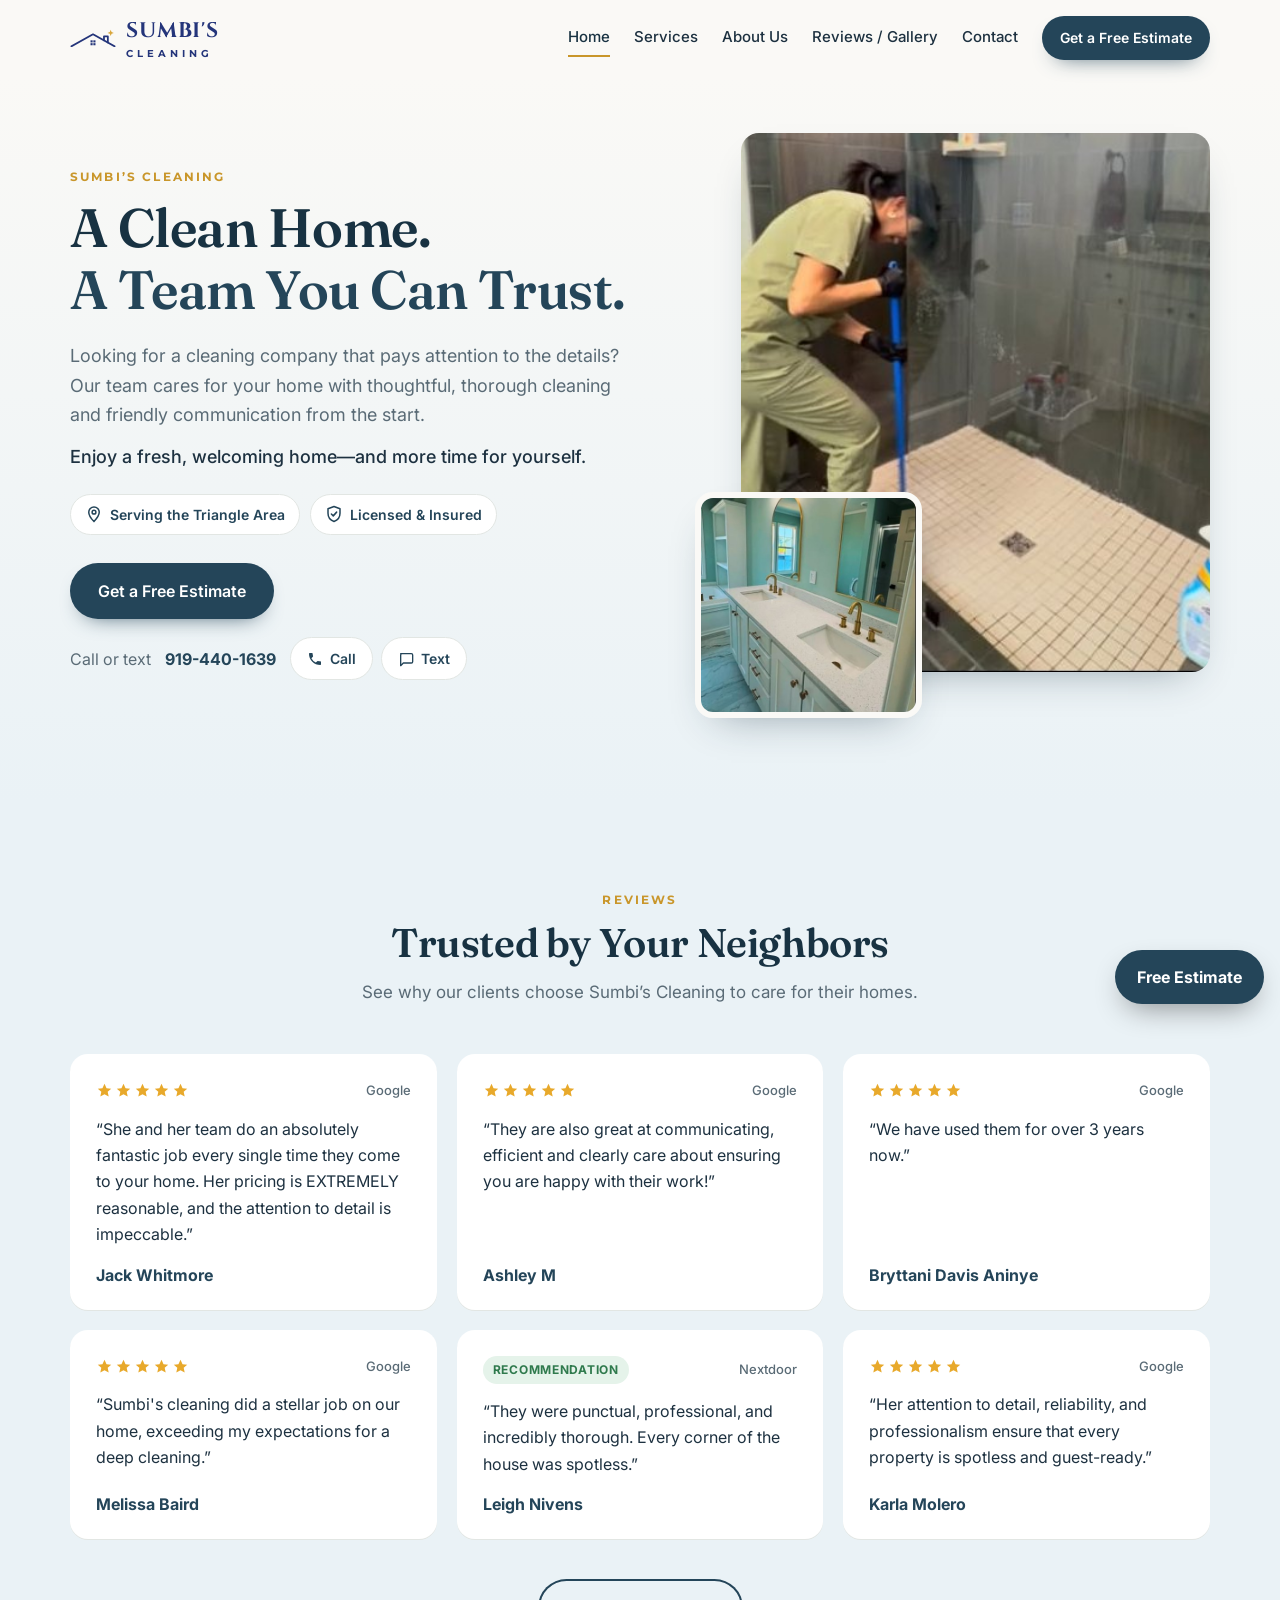
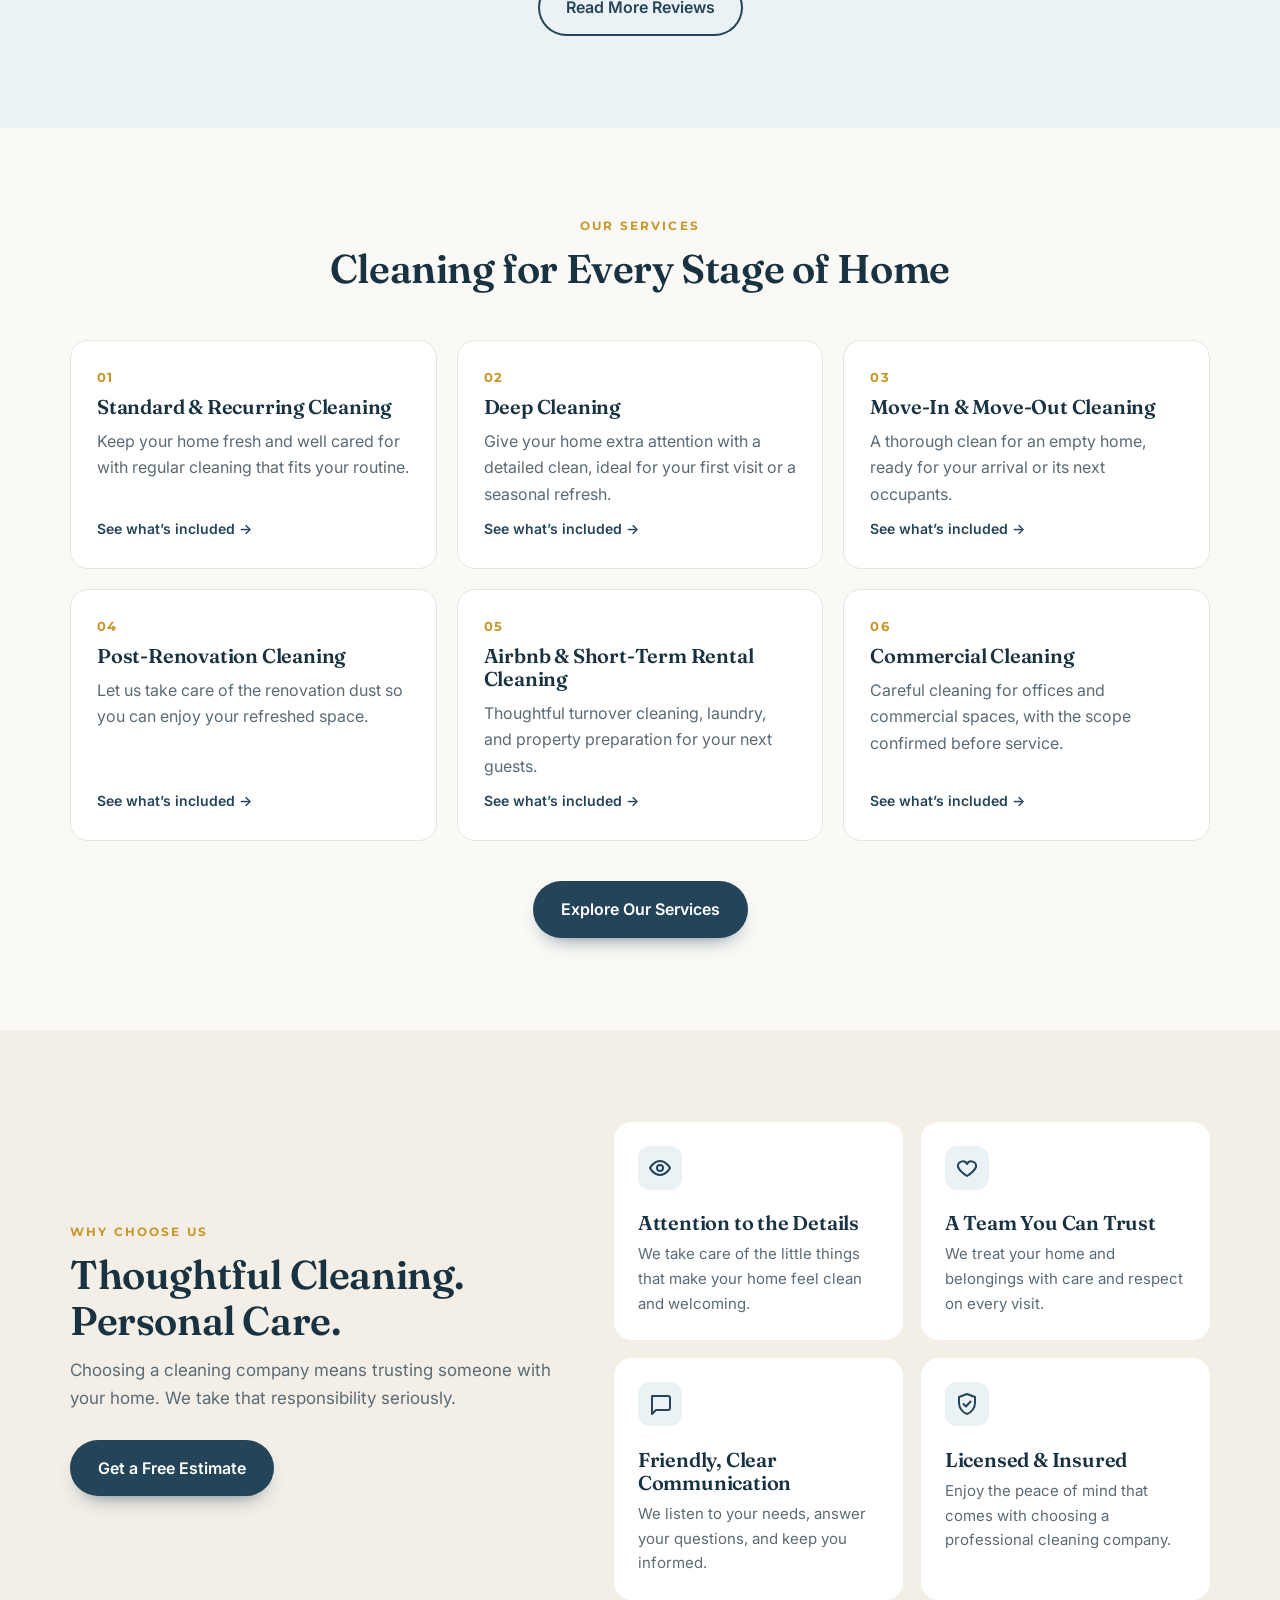
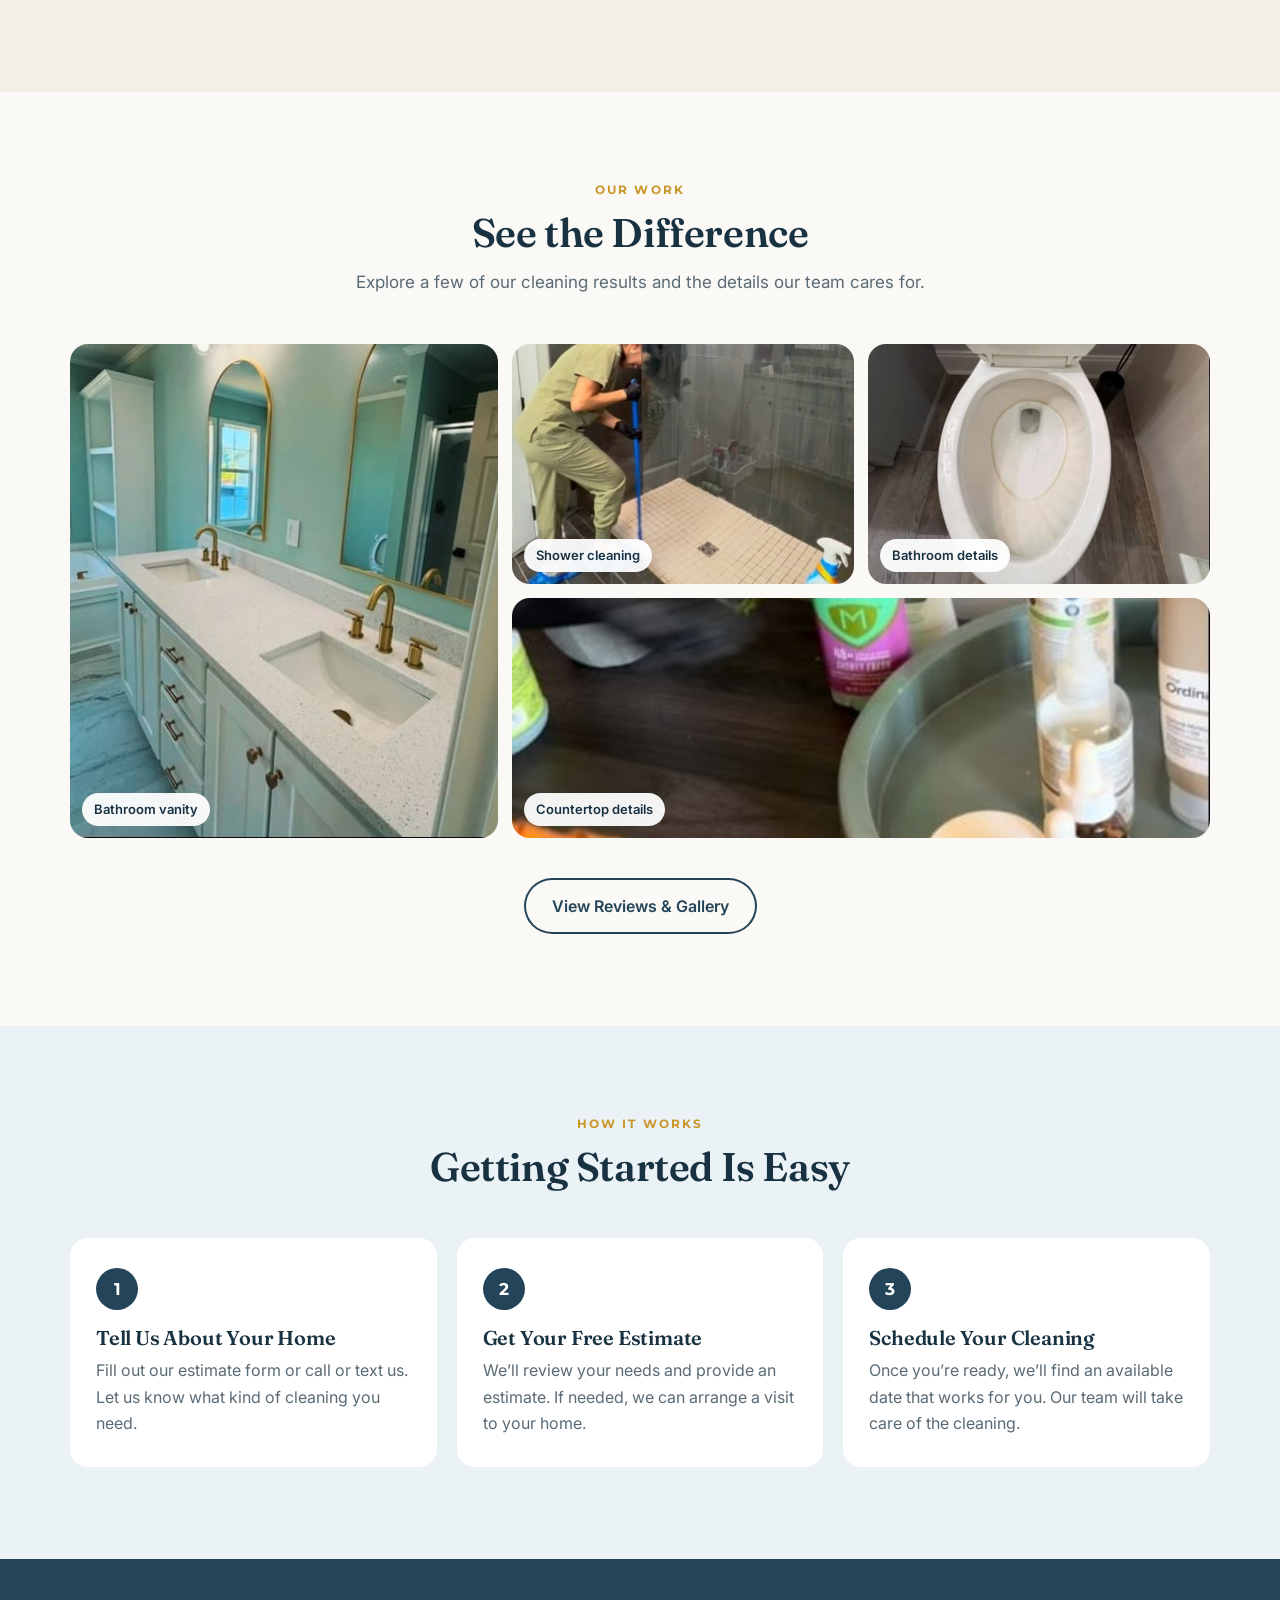
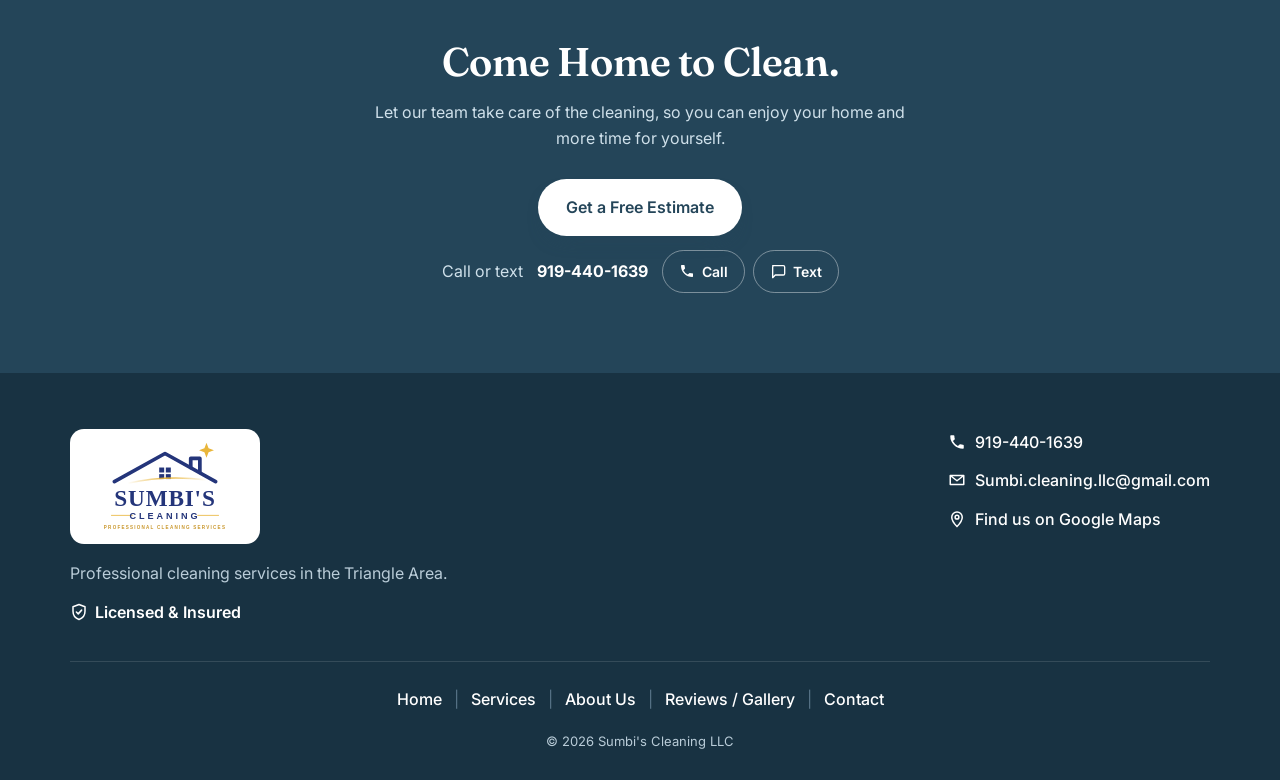
<file: demos/sumbi-cleaning/index.html>
<!doctype html>
<html lang="en">
<head>
<meta charset="utf-8">
<meta name="viewport" content="width=device-width, initial-scale=1">
<title>Sumbi’s Cleaning | House Cleaning in the Triangle Area, NC</title>
<meta name="description" content="A clean home and a team you can trust. Professional cleaning services in Raleigh, Durham, Cary and the Triangle Area. Licensed &amp; insured. Get a free estimate.">
<meta name="robots" content="noindex">
<meta name="theme-color" content="#FAF9F6">
<link rel="icon" href="img/logo.svg" type="image/svg+xml">
<link rel="preconnect" href="https://fonts.googleapis.com">
<link rel="preconnect" href="https://fonts.gstatic.com" crossorigin>
<link href="https://fonts.googleapis.com/css2?family=Cinzel:wght@700&family=Fraunces:opsz,wght@9..144,500;9..144,600&family=Montserrat:wght@700&family=Inter:wght@400;500;600&display=swap" rel="stylesheet">
<link rel="stylesheet" href="styles.css">
</head>
<body>
<a class="skip" href="#main">Skip to content</a>
<header class="nav">
  <div class="wrap nav-in">
    <a href="index.html" class="brand" aria-label="Sumbi's Cleaning, home"><svg class="mark" viewBox="70 10 260 104" aria-hidden="true"><g fill="none" stroke="currentColor" stroke-width="10" stroke-linejoin="round" stroke-linecap="round"><path d="M78 108 L200 40 L322 108"/><path d="M262 74 V52 H284 V86"/></g><g fill="currentColor"><rect x="186" y="74" width="12" height="12"/><rect x="202" y="74" width="12" height="12"/><rect x="186" y="90" width="12" height="12"/><rect x="202" y="90" width="12" height="12"/></g><path d="M300 14 l5 13 13 5 -13 5 -5 13 -5 -13 -13 -5 13 -5z" fill="#d9a63a"/></svg><span><b>SUMBI'S</b><small>CLEANING</small></span></a>
    <nav class="links" id="links" aria-label="Main"><a href="index.html" aria-current=page>Home</a><a href="services.html">Services</a><a href="about.html">About Us</a><a href="reviews.html">Reviews / Gallery</a><a href="contact.html">Contact</a><a href="contact.html#estimate" class="btn sm">Get a Free Estimate</a></nav>
    <button class="burger" id="burger" aria-label="Open menu" aria-expanded="false" aria-controls="links"><span></span><span></span><span></span></button>
  </div>
</header>
<main id="main">

<section class="hero">
  <div class="wrap hero-in">
    <div class="hero-txt reveal">
      <p class="eyebrow">Sumbi’s Cleaning</p>
      <h1>A Clean Home. <span>A Team You Can Trust.</span></h1>
      <p class="lead">Looking for a cleaning company that pays attention to the details? Our team cares for your home with thoughtful, thorough cleaning and friendly communication from the start.</p>
      <p class="lead2">Enjoy a fresh, welcoming home—and more time for yourself.</p>
      <p class="badges"><span><svg class="i" viewBox="0 0 24 24" aria-hidden="true"><path d="M12 22s7-7.2 7-12.5A7 7 0 0 0 5 9.5C5 14.8 12 22 12 22z" fill="none" stroke="currentColor" stroke-width="2"/><circle cx="12" cy="9.5" r="2.5" fill="none" stroke="currentColor" stroke-width="2"/></svg>Serving the Triangle Area</span><span><svg class="i" viewBox="0 0 24 24" aria-hidden="true"><path d="M12 2l8 3v6c0 5-3.4 9.4-8 11-4.6-1.6-8-6-8-11V5z" fill="none" stroke="currentColor" stroke-width="2" stroke-linejoin="round"/><path d="M8.5 12l2.5 2.5 4.5-5" fill="none" stroke="currentColor" stroke-width="2" stroke-linecap="round" stroke-linejoin="round"/></svg>Licensed &amp; Insured</span></p>
      <div class="cta"><a class="btn " href="contact.html#estimate">Get a Free Estimate</a></div>
      <p class="calltext">Call or text <a href="tel:9194401639">919-440-1639</a><span class="ct-btns"><a class="pill" href="tel:9194401639"><svg class="i" viewBox="0 0 24 24" aria-hidden="true"><path d="M6.6 10.8a15.1 15.1 0 0 0 6.6 6.6l2.2-2.2a1 1 0 0 1 1-.25 11.4 11.4 0 0 0 3.6.57 1 1 0 0 1 1 1V20a1 1 0 0 1-1 1A17 17 0 0 1 3 4a1 1 0 0 1 1-1h3.5a1 1 0 0 1 1 1c0 1.25.2 2.45.57 3.6a1 1 0 0 1-.25 1z"/></svg>Call</a><a class="pill" href="sms:9194401639"><svg class="i" viewBox="0 0 24 24" aria-hidden="true"><path d="M4 4h16a2 2 0 0 1 2 2v10a2 2 0 0 1-2 2H8l-4 4V6a2 2 0 0 1 2-2z" fill="none" stroke="currentColor" stroke-width="2" stroke-linejoin="round"/></svg>Text</a></span></p>
    </div>
    <div class="hero-media reveal">
      <figure class="main"><img src="img/shower.jpg" alt="Sumbi’s Cleaning team member cleaning a walk-in shower"></figure>
      <figure class="small"><img src="img/bathroom.jpg" alt="Finished bathroom with double vanity"></figure>
    </div>
  </div>
</section>

<section class="sec soft">
  <div class="wrap">
    <header class="head reveal "><p class="eyebrow">Reviews</p><h2>Trusted by Your Neighbors</h2><p class="sub">See why our clients choose Sumbi’s Cleaning to care for their homes.</p></header>
    <div class="reviews"><figure class="review reveal"><div class="rv-top"><span class="stars" aria-label="5 out of 5 stars on Google"><svg class="i" viewBox="0 0 24 24" aria-hidden="true"><path d="M12 2.5l2.9 6.2 6.6.7-5 4.5 1.4 6.6L12 17.2l-5.9 3.3 1.4-6.6-5-4.5 6.6-.7z"/></svg><svg class="i" viewBox="0 0 24 24" aria-hidden="true"><path d="M12 2.5l2.9 6.2 6.6.7-5 4.5 1.4 6.6L12 17.2l-5.9 3.3 1.4-6.6-5-4.5 6.6-.7z"/></svg><svg class="i" viewBox="0 0 24 24" aria-hidden="true"><path d="M12 2.5l2.9 6.2 6.6.7-5 4.5 1.4 6.6L12 17.2l-5.9 3.3 1.4-6.6-5-4.5 6.6-.7z"/></svg><svg class="i" viewBox="0 0 24 24" aria-hidden="true"><path d="M12 2.5l2.9 6.2 6.6.7-5 4.5 1.4 6.6L12 17.2l-5.9 3.3 1.4-6.6-5-4.5 6.6-.7z"/></svg><svg class="i" viewBox="0 0 24 24" aria-hidden="true"><path d="M12 2.5l2.9 6.2 6.6.7-5 4.5 1.4 6.6L12 17.2l-5.9 3.3 1.4-6.6-5-4.5 6.6-.7z"/></svg></span><span class="src">Google</span></div><blockquote>“She and her team do an absolutely fantastic job every single time they come to your home. Her pricing is EXTREMELY reasonable, and the attention to detail is impeccable.”</blockquote><figcaption>Jack Whitmore</figcaption></figure><figure class="review reveal"><div class="rv-top"><span class="stars" aria-label="5 out of 5 stars on Google"><svg class="i" viewBox="0 0 24 24" aria-hidden="true"><path d="M12 2.5l2.9 6.2 6.6.7-5 4.5 1.4 6.6L12 17.2l-5.9 3.3 1.4-6.6-5-4.5 6.6-.7z"/></svg><svg class="i" viewBox="0 0 24 24" aria-hidden="true"><path d="M12 2.5l2.9 6.2 6.6.7-5 4.5 1.4 6.6L12 17.2l-5.9 3.3 1.4-6.6-5-4.5 6.6-.7z"/></svg><svg class="i" viewBox="0 0 24 24" aria-hidden="true"><path d="M12 2.5l2.9 6.2 6.6.7-5 4.5 1.4 6.6L12 17.2l-5.9 3.3 1.4-6.6-5-4.5 6.6-.7z"/></svg><svg class="i" viewBox="0 0 24 24" aria-hidden="true"><path d="M12 2.5l2.9 6.2 6.6.7-5 4.5 1.4 6.6L12 17.2l-5.9 3.3 1.4-6.6-5-4.5 6.6-.7z"/></svg><svg class="i" viewBox="0 0 24 24" aria-hidden="true"><path d="M12 2.5l2.9 6.2 6.6.7-5 4.5 1.4 6.6L12 17.2l-5.9 3.3 1.4-6.6-5-4.5 6.6-.7z"/></svg></span><span class="src">Google</span></div><blockquote>“They are also great at communicating, efficient and clearly care about ensuring you are happy with their work!”</blockquote><figcaption>Ashley M</figcaption></figure><figure class="review reveal"><div class="rv-top"><span class="stars" aria-label="5 out of 5 stars on Google"><svg class="i" viewBox="0 0 24 24" aria-hidden="true"><path d="M12 2.5l2.9 6.2 6.6.7-5 4.5 1.4 6.6L12 17.2l-5.9 3.3 1.4-6.6-5-4.5 6.6-.7z"/></svg><svg class="i" viewBox="0 0 24 24" aria-hidden="true"><path d="M12 2.5l2.9 6.2 6.6.7-5 4.5 1.4 6.6L12 17.2l-5.9 3.3 1.4-6.6-5-4.5 6.6-.7z"/></svg><svg class="i" viewBox="0 0 24 24" aria-hidden="true"><path d="M12 2.5l2.9 6.2 6.6.7-5 4.5 1.4 6.6L12 17.2l-5.9 3.3 1.4-6.6-5-4.5 6.6-.7z"/></svg><svg class="i" viewBox="0 0 24 24" aria-hidden="true"><path d="M12 2.5l2.9 6.2 6.6.7-5 4.5 1.4 6.6L12 17.2l-5.9 3.3 1.4-6.6-5-4.5 6.6-.7z"/></svg><svg class="i" viewBox="0 0 24 24" aria-hidden="true"><path d="M12 2.5l2.9 6.2 6.6.7-5 4.5 1.4 6.6L12 17.2l-5.9 3.3 1.4-6.6-5-4.5 6.6-.7z"/></svg></span><span class="src">Google</span></div><blockquote>“We have used them for over 3 years now.”</blockquote><figcaption>Bryttani Davis Aninye</figcaption></figure><figure class="review reveal"><div class="rv-top"><span class="stars" aria-label="5 out of 5 stars on Google"><svg class="i" viewBox="0 0 24 24" aria-hidden="true"><path d="M12 2.5l2.9 6.2 6.6.7-5 4.5 1.4 6.6L12 17.2l-5.9 3.3 1.4-6.6-5-4.5 6.6-.7z"/></svg><svg class="i" viewBox="0 0 24 24" aria-hidden="true"><path d="M12 2.5l2.9 6.2 6.6.7-5 4.5 1.4 6.6L12 17.2l-5.9 3.3 1.4-6.6-5-4.5 6.6-.7z"/></svg><svg class="i" viewBox="0 0 24 24" aria-hidden="true"><path d="M12 2.5l2.9 6.2 6.6.7-5 4.5 1.4 6.6L12 17.2l-5.9 3.3 1.4-6.6-5-4.5 6.6-.7z"/></svg><svg class="i" viewBox="0 0 24 24" aria-hidden="true"><path d="M12 2.5l2.9 6.2 6.6.7-5 4.5 1.4 6.6L12 17.2l-5.9 3.3 1.4-6.6-5-4.5 6.6-.7z"/></svg><svg class="i" viewBox="0 0 24 24" aria-hidden="true"><path d="M12 2.5l2.9 6.2 6.6.7-5 4.5 1.4 6.6L12 17.2l-5.9 3.3 1.4-6.6-5-4.5 6.6-.7z"/></svg></span><span class="src">Google</span></div><blockquote>“Sumbi&#x27;s cleaning did a stellar job on our home, exceeding my expectations for a deep cleaning.”</blockquote><figcaption>Melissa Baird</figcaption></figure><figure class="review reveal"><div class="rv-top"><span class="rec">Recommendation</span><span class="src">Nextdoor</span></div><blockquote>“They were punctual, professional, and incredibly thorough. Every corner of the house was spotless.”</blockquote><figcaption>Leigh Nivens</figcaption></figure><figure class="review reveal"><div class="rv-top"><span class="stars" aria-label="5 out of 5 stars on Google"><svg class="i" viewBox="0 0 24 24" aria-hidden="true"><path d="M12 2.5l2.9 6.2 6.6.7-5 4.5 1.4 6.6L12 17.2l-5.9 3.3 1.4-6.6-5-4.5 6.6-.7z"/></svg><svg class="i" viewBox="0 0 24 24" aria-hidden="true"><path d="M12 2.5l2.9 6.2 6.6.7-5 4.5 1.4 6.6L12 17.2l-5.9 3.3 1.4-6.6-5-4.5 6.6-.7z"/></svg><svg class="i" viewBox="0 0 24 24" aria-hidden="true"><path d="M12 2.5l2.9 6.2 6.6.7-5 4.5 1.4 6.6L12 17.2l-5.9 3.3 1.4-6.6-5-4.5 6.6-.7z"/></svg><svg class="i" viewBox="0 0 24 24" aria-hidden="true"><path d="M12 2.5l2.9 6.2 6.6.7-5 4.5 1.4 6.6L12 17.2l-5.9 3.3 1.4-6.6-5-4.5 6.6-.7z"/></svg><svg class="i" viewBox="0 0 24 24" aria-hidden="true"><path d="M12 2.5l2.9 6.2 6.6.7-5 4.5 1.4 6.6L12 17.2l-5.9 3.3 1.4-6.6-5-4.5 6.6-.7z"/></svg></span><span class="src">Google</span></div><blockquote>“Her attention to detail, reliability, and professionalism ensure that every property is spotless and guest-ready.”</blockquote><figcaption>Karla Molero</figcaption></figure></div>
    <p class="center reveal"><a class="btn line" href="reviews.html">Read More Reviews</a></p>
  </div>
</section>

<section class="sec">
  <div class="wrap">
    <header class="head reveal "><p class="eyebrow">Our services</p><h2>Cleaning for Every Stage of Home</h2></header>
    <div class="cards"><a class="card reveal" href="services.html#standard"><span class="num">01</span><h3>Standard &amp; Recurring Cleaning</h3><p>Keep your home fresh and well cared for with regular cleaning that fits your routine.</p><span class="more">See what’s included →</span></a><a class="card reveal" href="services.html#deep"><span class="num">02</span><h3>Deep Cleaning</h3><p>Give your home extra attention with a detailed clean, ideal for your first visit or a seasonal refresh.</p><span class="more">See what’s included →</span></a><a class="card reveal" href="services.html#move"><span class="num">03</span><h3>Move-In &amp; Move-Out Cleaning</h3><p>A thorough clean for an empty home, ready for your arrival or its next occupants.</p><span class="more">See what’s included →</span></a><a class="card reveal" href="services.html#renovation"><span class="num">04</span><h3>Post-Renovation Cleaning</h3><p>Let us take care of the renovation dust so you can enjoy your refreshed space.</p><span class="more">See what’s included →</span></a><a class="card reveal" href="services.html#airbnb"><span class="num">05</span><h3>Airbnb &amp; Short-Term Rental Cleaning</h3><p>Thoughtful turnover cleaning, laundry, and property preparation for your next guests.</p><span class="more">See what’s included →</span></a><a class="card reveal" href="services.html#commercial"><span class="num">06</span><h3>Commercial Cleaning</h3><p>Careful cleaning for offices and commercial spaces, with the scope confirmed before service.</p><span class="more">See what’s included →</span></a></div>
    <p class="center reveal"><a class="btn " href="services.html">Explore Our Services</a></p>
  </div>
</section>

<section class="sec beige">
  <div class="wrap why">
    <div class="why-txt reveal">
      <p class="eyebrow">Why choose us</p>
      <h2>Thoughtful Cleaning. Personal Care.</h2>
      <p class="sub">Choosing a cleaning company means trusting someone with your home. We take that responsibility seriously.</p>
      <div class="cta"><a class="btn " href="contact.html#estimate">Get a Free Estimate</a></div>
    </div>
    <ul class="why-list">
      <li class="reveal"><svg class="wi" viewBox="0 0 24 24" aria-hidden="true"><path d="M2 12s3.6-7 10-7 10 7 10 7-3.6 7-10 7S2 12 2 12z" fill="none" stroke="currentColor" stroke-width="2"/><circle cx="12" cy="12" r="3" fill="none" stroke="currentColor" stroke-width="2"/></svg><h3>Attention to the Details</h3><p>We take care of the little things that make your home feel clean and welcoming.</p></li>
      <li class="reveal"><svg class="wi" viewBox="0 0 24 24" aria-hidden="true"><path d="M12 20s-7-4.4-9-9a4.8 4.8 0 0 1 9-3 4.8 4.8 0 0 1 9 3c-2 4.6-9 9-9 9z" fill="none" stroke="currentColor" stroke-width="2" stroke-linejoin="round"/></svg><h3>A Team You Can Trust</h3><p>We treat your home and belongings with care and respect on every visit.</p></li>
      <li class="reveal"><svg class="wi" viewBox="0 0 24 24" aria-hidden="true"><path d="M4 4h16a2 2 0 0 1 2 2v10a2 2 0 0 1-2 2H8l-4 4V6a2 2 0 0 1 2-2z" fill="none" stroke="currentColor" stroke-width="2" stroke-linejoin="round"/></svg><h3>Friendly, Clear Communication</h3><p>We listen to your needs, answer your questions, and keep you informed.</p></li>
      <li class="reveal"><svg class="wi" viewBox="0 0 24 24" aria-hidden="true"><path d="M12 2l8 3v6c0 5-3.4 9.4-8 11-4.6-1.6-8-6-8-11V5z" fill="none" stroke="currentColor" stroke-width="2" stroke-linejoin="round"/><path d="M8.5 12l2.5 2.5 4.5-5" fill="none" stroke="currentColor" stroke-width="2" stroke-linecap="round" stroke-linejoin="round"/></svg><h3>Licensed &amp; Insured</h3><p>Enjoy the peace of mind that comes with choosing a professional cleaning company.</p></li>
    </ul>
  </div>
</section>

<section class="sec">
  <div class="wrap">
    <header class="head reveal "><p class="eyebrow">Our work</p><h2>See the Difference</h2><p class="sub">Explore a few of our cleaning results and the details our team cares for.</p></header>
    <div class="gallery"><figure class="reveal"><img src="img/bathroom.jpg" alt="Bright bathroom with a double vanity and gold fixtures after cleaning"><figcaption>Bathroom vanity</figcaption></figure><figure class="reveal"><img src="img/shower.jpg" alt="Team member cleaning a tiled walk-in shower"><figcaption>Shower cleaning</figcaption></figure><figure class="reveal"><img src="img/toilet.jpg" alt="Freshly cleaned toilet bowl"><figcaption>Bathroom details</figcaption></figure><figure class="reveal"><img src="img/products.jpg" alt="Wiping a bathroom counter around a tray of products"><figcaption>Countertop details</figcaption></figure></div>
    <p class="center reveal"><a class="btn line" href="reviews.html">View Reviews &amp; Gallery</a></p>
  </div>
</section>

<section class="sec soft">
  <div class="wrap">
    <header class="head reveal "><p class="eyebrow">How it works</p><h2>Getting Started Is Easy</h2></header>
    <ol class="steps">
      <li class="reveal"><b>1</b><h3>Tell Us About Your Home</h3><p>Fill out our estimate form or call or text us. Let us know what kind of cleaning you need.</p></li>
      <li class="reveal"><b>2</b><h3>Get Your Free Estimate</h3><p>We’ll review your needs and provide an estimate. If needed, we can arrange a visit to your home.</p></li>
      <li class="reveal"><b>3</b><h3>Schedule Your Cleaning</h3><p>Once you’re ready, we’ll find an available date that works for you. Our team will take care of the cleaning.</p></li>
    </ol>
  </div>
</section>

<section class="final">
  <div class="wrap final-in reveal">
    <h2>Come Home to Clean.</h2>
    <p>Let our team take care of the cleaning, so you can enjoy your home and more time for yourself.</p>
    <div class="cta"><a class="btn light" href="contact.html#estimate">Get a Free Estimate</a></div>
    <p class="calltext light">Call or text <a href="tel:9194401639">919-440-1639</a><span class="ct-btns"><a class="pill" href="tel:9194401639"><svg class="i" viewBox="0 0 24 24" aria-hidden="true"><path d="M6.6 10.8a15.1 15.1 0 0 0 6.6 6.6l2.2-2.2a1 1 0 0 1 1-.25 11.4 11.4 0 0 0 3.6.57 1 1 0 0 1 1 1V20a1 1 0 0 1-1 1A17 17 0 0 1 3 4a1 1 0 0 1 1-1h3.5a1 1 0 0 1 1 1c0 1.25.2 2.45.57 3.6a1 1 0 0 1-.25 1z"/></svg>Call</a><a class="pill" href="sms:9194401639"><svg class="i" viewBox="0 0 24 24" aria-hidden="true"><path d="M4 4h16a2 2 0 0 1 2 2v10a2 2 0 0 1-2 2H8l-4 4V6a2 2 0 0 1 2-2z" fill="none" stroke="currentColor" stroke-width="2" stroke-linejoin="round"/></svg>Text</a></span></p>
  </div>
</section>

</main>
<footer class="foot">
  <div class="wrap foot-in">
    <div class="foot-brand">
      <img src="img/logo.svg" alt="Sumbi's Cleaning logo" class="foot-logo">
      <p>Professional cleaning services in the Triangle Area.</p>
      <p class="lic"><svg class="i" viewBox="0 0 24 24" aria-hidden="true"><path d="M12 2l8 3v6c0 5-3.4 9.4-8 11-4.6-1.6-8-6-8-11V5z" fill="none" stroke="currentColor" stroke-width="2" stroke-linejoin="round"/><path d="M8.5 12l2.5 2.5 4.5-5" fill="none" stroke="currentColor" stroke-width="2" stroke-linecap="round" stroke-linejoin="round"/></svg>Licensed &amp; Insured</p>
    </div>
    <div class="foot-contact">
      <a href="tel:9194401639"><svg class="i" viewBox="0 0 24 24" aria-hidden="true"><path d="M6.6 10.8a15.1 15.1 0 0 0 6.6 6.6l2.2-2.2a1 1 0 0 1 1-.25 11.4 11.4 0 0 0 3.6.57 1 1 0 0 1 1 1V20a1 1 0 0 1-1 1A17 17 0 0 1 3 4a1 1 0 0 1 1-1h3.5a1 1 0 0 1 1 1c0 1.25.2 2.45.57 3.6a1 1 0 0 1-.25 1z"/></svg>919-440-1639</a>
      <a href="mailto:Sumbi.cleaning.llc@gmail.com"><svg class="i" viewBox="0 0 24 24" aria-hidden="true"><path d="M3 6h18v12H3z M3 6l9 7 9-7" fill="none" stroke="currentColor" stroke-width="2" stroke-linejoin="round"/></svg>Sumbi.cleaning.llc@gmail.com</a>
      <a href="https://maps.app.goo.gl/5ZwUzFxPLZHU3rMk8?g_st=ic" target="_blank" rel="noopener"><svg class="i" viewBox="0 0 24 24" aria-hidden="true"><path d="M12 22s7-7.2 7-12.5A7 7 0 0 0 5 9.5C5 14.8 12 22 12 22z" fill="none" stroke="currentColor" stroke-width="2"/><circle cx="12" cy="9.5" r="2.5" fill="none" stroke="currentColor" stroke-width="2"/></svg>Find us on Google Maps</a>
    </div>
  </div>
  <div class="wrap foot-nav"><a href="index.html">Home</a> <span>|</span> <a href="services.html">Services</a> <span>|</span> <a href="about.html">About Us</a> <span>|</span> <a href="reviews.html">Reviews / Gallery</a> <span>|</span> <a href="contact.html">Contact</a></div>
  <p class="copy">© <span class="yr">2026</span> Sumbi's Cleaning LLC</p>
</footer>
<a href="contact.html#estimate" class="float" id="float">Free Estimate</a>
<script src="app.js"></script>
</body>
</html>
</file>
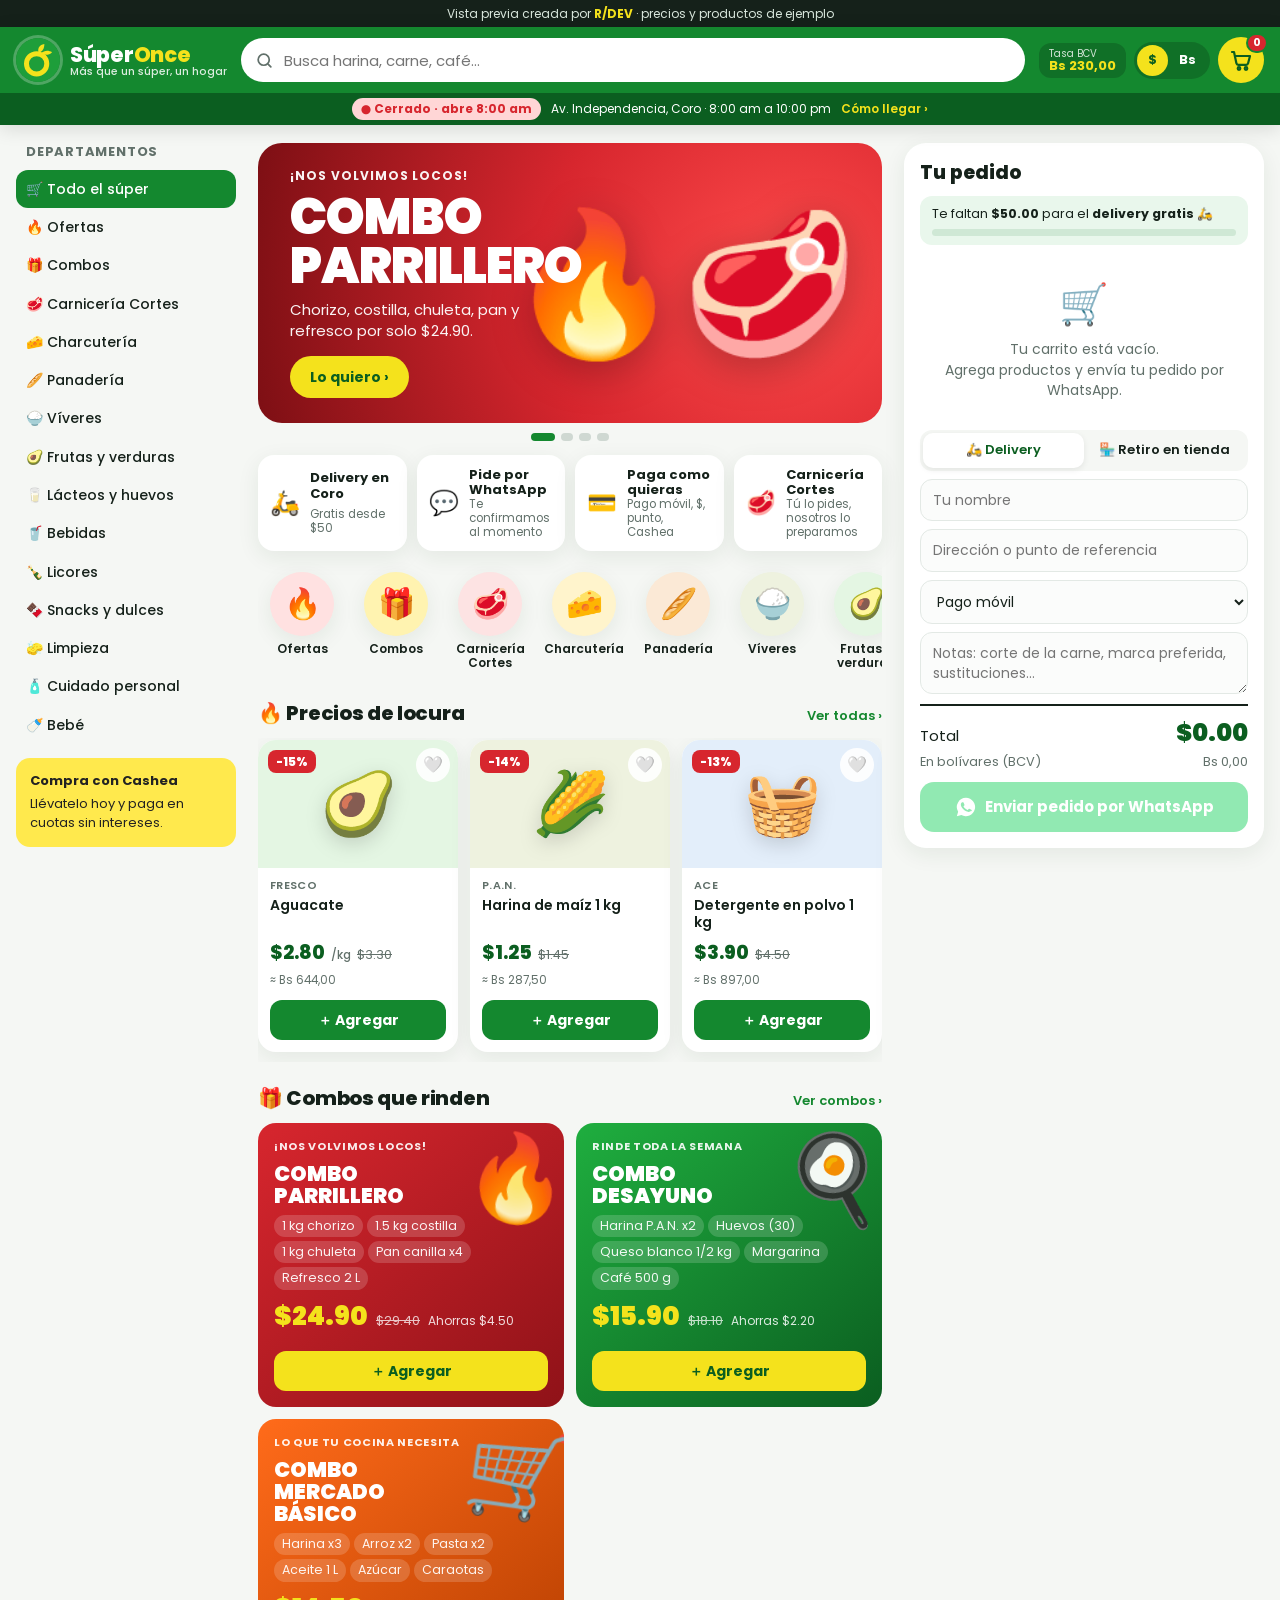
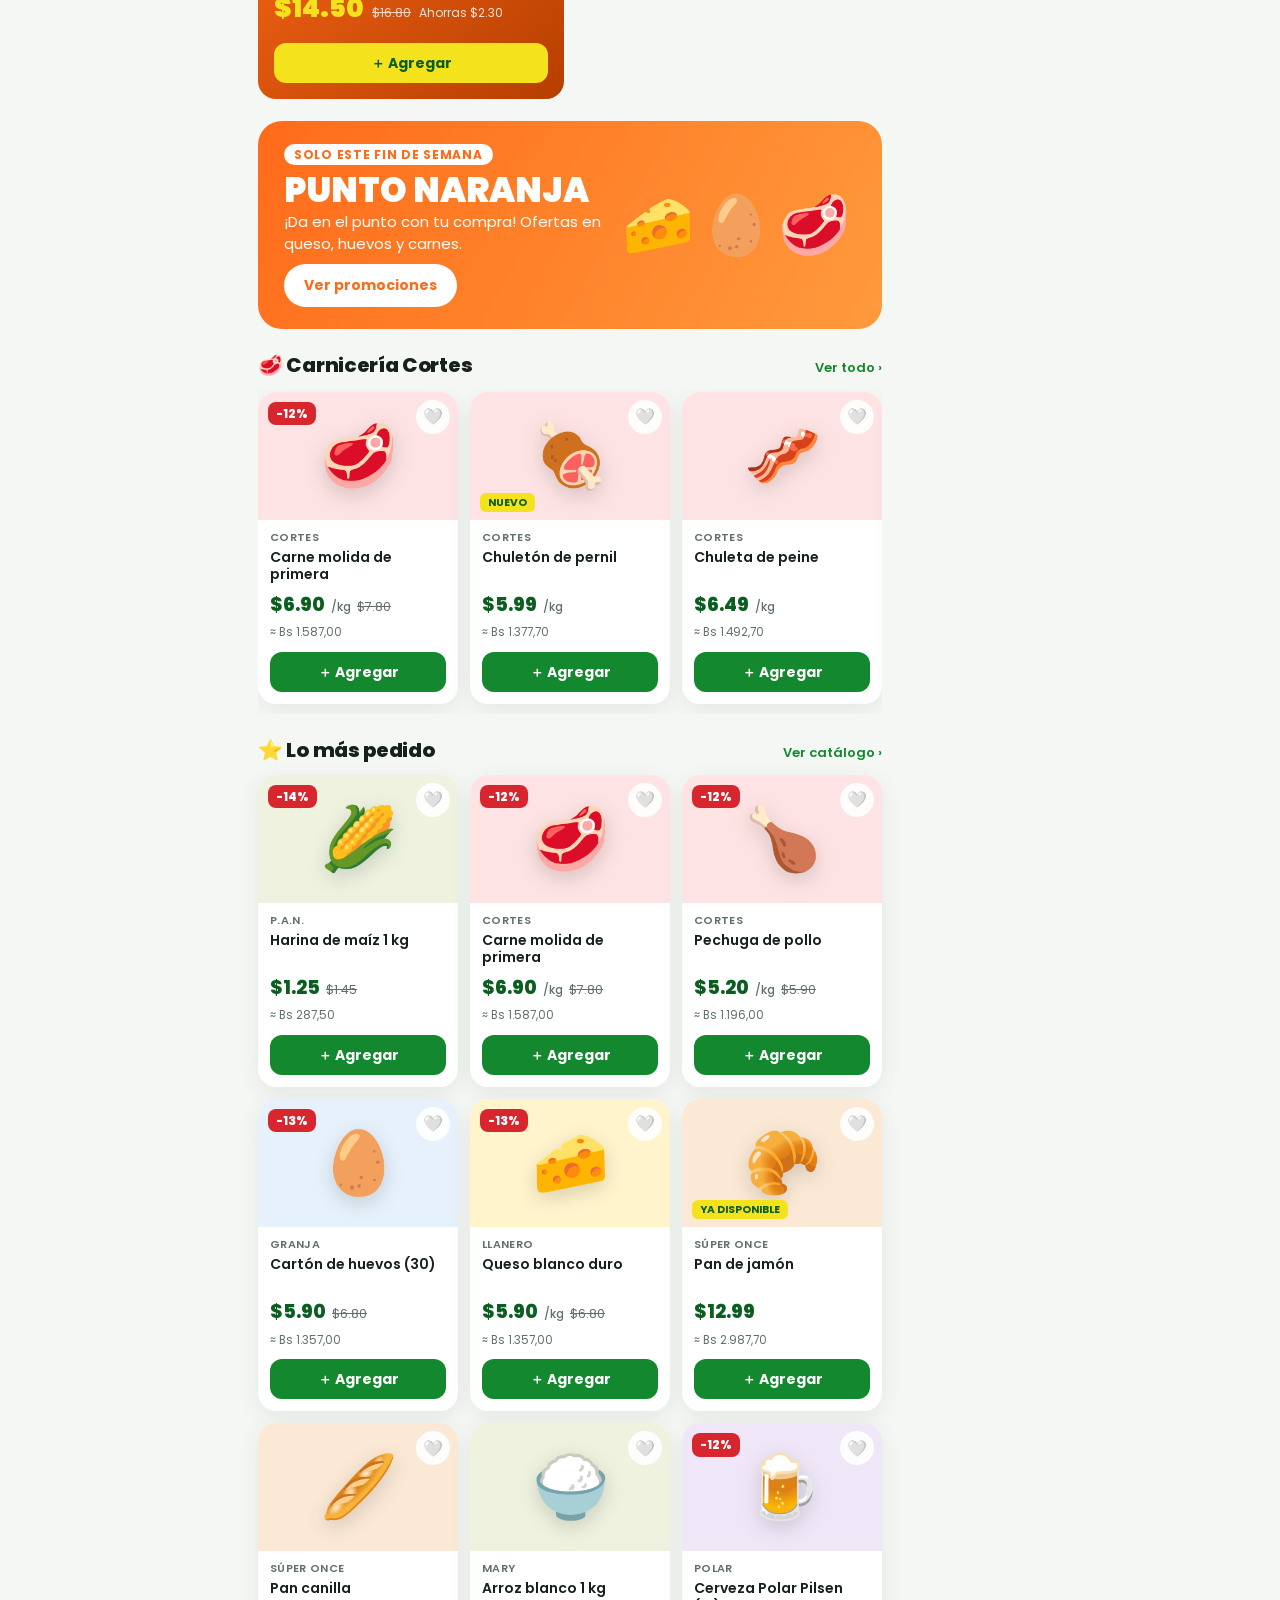
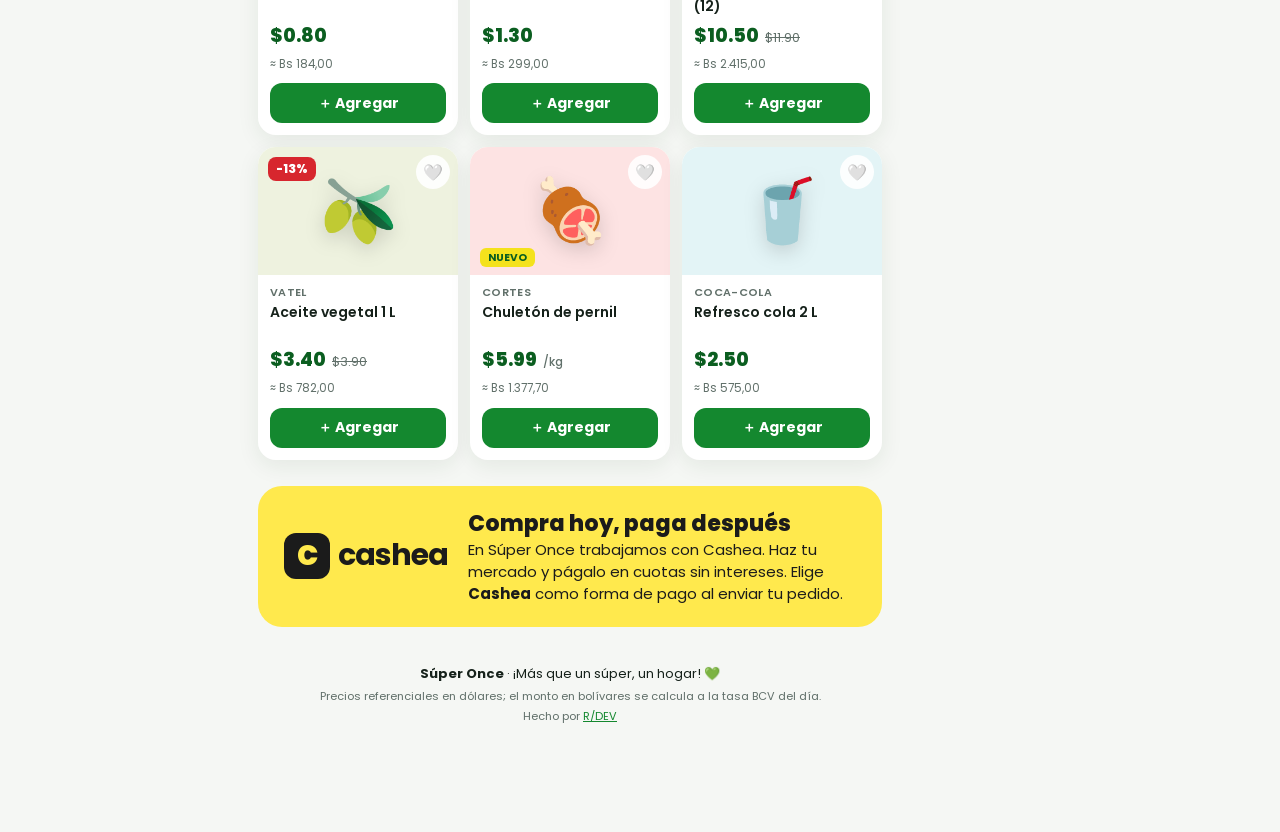
<file: demos/super-once/index.html>
<!doctype html>
<html lang="es">
<head>
<meta charset="utf-8">
<meta name="viewport" content="width=device-width, initial-scale=1, viewport-fit=cover">
<title>Súper Once | Supermercado en Coro · Pide por WhatsApp</title>
<meta name="description" content="Haz tu mercado en Súper Once desde el celular: ofertas, combos, carnicería Cortes, precios en $ y Bs a tasa BCV y pedido directo por WhatsApp. Coro, Falcón.">
<meta property="og:title" content="Súper Once · Más que un súper, un hogar">
<meta property="og:description" content="Ofertas, combos y tu mercado completo. Pide por WhatsApp y paga como prefieras, también con Cashea.">
<meta property="og:image" content="icons/icon-512.png">
<meta name="theme-color" content="#14882F">
<meta name="robots" content="noindex">
<link rel="manifest" href="manifest.webmanifest">
<link rel="icon" href="icons/icon.svg" type="image/svg+xml">
<link rel="apple-touch-icon" href="icons/icon-192.png">
<meta name="apple-mobile-web-app-capable" content="yes">
<meta name="apple-mobile-web-app-title" content="Súper Once">
<link rel="preconnect" href="https://fonts.googleapis.com">
<link rel="preconnect" href="https://fonts.gstatic.com" crossorigin>
<link href="https://fonts.googleapis.com/css2?family=Poppins:wght@400;500;600;700;800;900&display=swap" rel="stylesheet">
<link rel="stylesheet" href="styles.css">
</head>
<body>

<div class="demo-bar">Vista previa creada por <b>R/DEV</b> · precios y productos de ejemplo</div>

<header class="top">
  <div class="top-in">
    <a class="brand" href="#" data-go="inicio" aria-label="Súper Once inicio">
      <img src="icons/icon.svg" alt="" width="44" height="44">
      <span class="brand-t"><b>Súper<i>Once</i></b><small>Más que un súper, un hogar</small></span>
    </a>
    <label class="search">
      <svg viewBox="0 0 24 24" aria-hidden="true"><circle cx="11" cy="11" r="7"/><path d="m20 20-3.5-3.5"/></svg>
      <input id="q" type="search" placeholder="Busca harina, carne, café…" autocomplete="off">
    </label>
    <div class="top-actions">
      <button class="rate" id="rateBtn" title="Tasa BCV del día">
        <span class="rate-l">Tasa BCV</span>
        <span class="rate-v" id="rateV">…</span>
      </button>
      <div class="cur" role="group" aria-label="Moneda">
        <button data-cur="usd" class="on">$</button><button data-cur="bs">Bs</button>
      </div>
      <button class="cart-btn" id="cartBtn" aria-label="Ver carrito">
        <svg viewBox="0 0 24 24" aria-hidden="true"><path d="M3 4h2l2.4 11.2a2 2 0 0 0 2 1.6h7.7a2 2 0 0 0 2-1.5L21 8H6.2"/><circle cx="10" cy="20.5" r="1.3"/><circle cx="17" cy="20.5" r="1.3"/></svg>
        <span class="badge" id="cartCount">0</span>
      </button>
    </div>
  </div>
  <div class="status-row">
    <span class="open-pill" id="openPill">●</span>
    <span>Av. Independencia, Coro · 8:00 am a 10:00 pm</span>
    <a href="#" data-go="info">Cómo llegar ›</a>
  </div>
</header>

<div class="layout">
  <aside class="side" aria-label="Categorías">
    <h3>Departamentos</h3>
    <nav id="sideCats"></nav>
    <div class="side-card cashea-mini">
      <b>Compra con Cashea</b>
      <span>Llévatelo hoy y paga en cuotas sin intereses.</span>
    </div>
  </aside>

  <main id="main">
    <!-- INICIO -->
    <section id="v-inicio" class="view on">
      <div class="hero" id="hero"></div>
      <div class="hero-dots" id="heroDots"></div>

      <div class="perks">
        <div><span>🛵</span><b>Delivery en Coro</b><small>Gratis desde $50</small></div>
        <div><span>💬</span><b>Pide por WhatsApp</b><small>Te confirmamos al momento</small></div>
        <div><span>💳</span><b>Paga como quieras</b><small>Pago móvil, $, punto, Cashea</small></div>
        <div><span>🥩</span><b>Carnicería Cortes</b><small>Tú lo pides, nosotros lo preparamos</small></div>
      </div>

      <div class="cats-strip" id="catStrip"></div>

      <div class="sec-h"><h2>🔥 Precios de locura</h2><a href="#" data-go="ofertas">Ver todas ›</a></div>
      <div class="row-scroll" id="rowOfertas"></div>

      <div class="sec-h"><h2>🎁 Combos que rinden</h2><a href="#" data-go="combos">Ver combos ›</a></div>
      <div class="combos" id="rowCombos"></div>

      <div class="promo-orange">
        <div>
          <small>Solo este fin de semana</small>
          <h3>Punto Naranja</h3>
          <p>¡Da en el punto con tu compra! Ofertas en queso, huevos y carnes.</p>
          <button class="btn btn-w" data-go="ofertas">Ver promociones</button>
        </div>
        <div class="po-ico">🧀🥚🥩</div>
      </div>

      <div class="sec-h"><h2>🥩 Carnicería Cortes</h2><a href="#" data-cat="carniceria">Ver todo ›</a></div>
      <div class="row-scroll" id="rowCarne"></div>

      <div class="sec-h"><h2>⭐ Lo más pedido</h2><a href="#" data-go="catalogo">Ver catálogo ›</a></div>
      <div class="grid" id="gridTop"></div>

      <div class="cashea" id="cashea">
        <div class="cashea-logo"><span>C</span>cashea</div>
        <div>
          <h3>Compra hoy, paga después</h3>
          <p>En Súper Once trabajamos con Cashea. Haz tu mercado y págalo en cuotas sin intereses. Elige <b>Cashea</b> como forma de pago al enviar tu pedido.</p>
        </div>
      </div>
    </section>

    <!-- CATÁLOGO -->
    <section id="v-catalogo" class="view">
      <div class="cat-head">
        <h2 id="catTitle">Todo el súper</h2>
        <select id="sort" aria-label="Ordenar">
          <option value="pop">Más pedidos</option>
          <option value="asc">Menor precio</option>
          <option value="desc">Mayor precio</option>
          <option value="off">Mayor descuento</option>
        </select>
      </div>
      <div class="chips" id="chips"></div>
      <div class="grid" id="gridCat"></div>
      <p class="empty" id="emptyCat" hidden>No encontramos ese producto. Escríbenos por WhatsApp y te decimos si lo tenemos.</p>
    </section>

    <!-- OFERTAS -->
    <section id="v-ofertas" class="view">
      <div class="cat-head"><h2>🔥 Ofertas de la semana</h2></div>
      <p class="lead">Precios especiales por tiempo limitado. Termina en <b id="countdown">--</b></p>
      <div class="grid" id="gridOfertas"></div>
    </section>

    <!-- COMBOS -->
    <section id="v-combos" class="view">
      <div class="cat-head"><h2>🎁 Combos</h2></div>
      <p class="lead">Todo lo que necesitas en un solo clic, con ahorro incluido.</p>
      <div class="combos big" id="gridCombos"></div>
    </section>

    <!-- FAVORITOS -->
    <section id="v-favoritos" class="view">
      <div class="cat-head"><h2>❤️ Mis favoritos</h2></div>
      <div class="grid" id="gridFav"></div>
      <p class="empty" id="emptyFav">Toca el corazón de un producto para guardarlo aquí y pedirlo más rápido.</p>
    </section>

    <!-- INFO -->
    <section id="v-info" class="view">
      <div class="cat-head"><h2>📍 Visítanos</h2></div>
      <div class="info-grid">
        <div class="info-card">
          <h3>Súper Once</h3>
          <p>Avenida Independencia<br>Coro, estado Falcón</p>
          <p class="hours"><b>Todos los días</b> 8:00 am a 10:00 pm</p>
          <p><span class="open-pill" id="openPill2">●</span></p>
          <div class="btns">
            <a class="btn" target="_blank" rel="noopener" href="https://www.google.com/maps/search/?api=1&query=S%C3%BAper+Once+Avenida+Independencia+Coro+Falc%C3%B3n">Abrir en Google Maps</a>
            <a class="btn btn-o" target="_blank" rel="noopener" id="waInfo" href="#">Escribir por WhatsApp</a>
            <a class="btn btn-o" target="_blank" rel="noopener" href="https://instagram.com/superonce.ve">Instagram @superonce.ve</a>
          </div>
        </div>
        <div class="map-wrap">
          <iframe title="Mapa Súper Once" loading="lazy" src="https://www.google.com/maps?q=Avenida+Independencia+Coro+Falc%C3%B3n&output=embed"></iframe>
        </div>
      </div>
      <div class="info-card">
        <h3>Formas de pago</h3>
        <div class="pays">
          <span>📱 Pago móvil</span><span>💵 Efectivo $</span><span>💳 Punto de venta</span><span>🟡 Cashea</span><span>🏦 Transferencia</span>
        </div>
        <p class="muted">Recibimos a tasa BCV del día.</p>
      </div>
      <div class="info-card">
        <h3>Preguntas frecuentes</h3>
        <details><summary>¿Cómo hago mi pedido?</summary><p>Agrega productos al carrito, elige delivery o retiro en tienda y toca “Enviar pedido por WhatsApp”. Te llega un mensaje listo con todo tu pedido y el total.</p></details>
        <details><summary>¿Cuánto cuesta el delivery?</summary><p>Gratis en pedidos desde $50 dentro de Coro. Por debajo de ese monto, la tarifa depende de tu zona y te la confirmamos por WhatsApp.</p></details>
        <details><summary>¿Los productos por kilo cómo se cobran?</summary><p>En carnicería y charcutería pides por kilo aproximado. Pesamos al preparar y te confirmamos el monto exacto antes de cobrar.</p></details>
        <details><summary>¿Puedo pagar con Cashea?</summary><p>Sí. Elige Cashea como forma de pago y te indicamos cómo completar la compra en cuotas.</p></details>
      </div>
      <div class="install-card" id="installCard">
        <img src="icons/icon.svg" alt="" width="56" height="56">
        <div><b>Instala la app de Súper Once</b><span>Ábrela desde tu pantalla de inicio como cualquier app, sin ocupar espacio.</span></div>
        <button class="btn" id="installBtn2">Instalar</button>
      </div>
    </section>

    <footer class="foot">
      <p><b>Súper Once</b> · ¡Más que un súper, un hogar! 💚</p>
      <p class="muted">Precios referenciales en dólares; el monto en bolívares se calcula a la tasa BCV del día.</p>
      <p class="muted">Hecho por <a href="https://rmgdev1939.github.io" target="_blank" rel="noopener">R/DEV</a></p>
    </footer>
  </main>

  <aside class="cart-panel" id="cartPanel" aria-label="Carrito">
    <div class="cp-head">
      <h3>Tu pedido</h3>
      <button class="x" id="cartClose" aria-label="Cerrar">✕</button>
    </div>
    <div class="ship-bar" id="shipBar"></div>
    <div class="cp-items" id="cartItems"></div>
    <div class="cp-form" id="cartForm">
      <div class="seg" role="group" aria-label="Entrega">
        <button data-del="delivery" class="on">🛵 Delivery</button>
        <button data-del="retiro">🏪 Retiro en tienda</button>
      </div>
      <input id="fName" placeholder="Tu nombre" autocomplete="name">
      <input id="fAddr" placeholder="Dirección o punto de referencia" autocomplete="street-address">
      <select id="fPay" aria-label="Forma de pago">
        <option>Pago móvil</option>
        <option>Efectivo en dólares</option>
        <option>Punto de venta</option>
        <option>Cashea</option>
        <option>Transferencia</option>
      </select>
      <textarea id="fNote" rows="2" placeholder="Notas: corte de la carne, marca preferida, sustituciones…"></textarea>
    </div>
    <div class="cp-total">
      <div><span>Total</span><b id="tUsd">$0.00</b></div>
      <div class="muted"><span>En bolívares</span><span id="tBs">Bs 0,00</span></div>
      <div class="save" id="tSave" hidden></div>
    </div>
    <button class="btn btn-wa" id="sendWa">
      <svg viewBox="0 0 24 24" aria-hidden="true"><path d="M12 2a10 10 0 0 0-8.6 15.1L2 22l5-1.3A10 10 0 1 0 12 2Zm5.3 14.1c-.2.6-1.3 1.2-1.8 1.2-.5.1-1 .2-3.3-.7-2.8-1.1-4.5-3.9-4.7-4.1-.1-.2-1.1-1.5-1.1-2.9s.7-2.1 1-2.4c.3-.3.6-.3.8-.3h.6c.2 0 .4 0 .6.5l.9 2.1c.1.2.1.4 0 .5l-.4.6-.4.4c-.1.2-.3.3-.1.6.2.3.8 1.3 1.7 2.1 1.2 1 2.1 1.4 2.4 1.5.3.1.5.1.6-.1l.9-1c.2-.3.4-.2.7-.1l2 1c.3.1.5.2.5.3.1.2.1.6-.1 1.2Z"/></svg>
      Enviar pedido por WhatsApp
    </button>
    <button class="link-btn" id="repeatBtn" hidden>↺ Repetir mi último pedido</button>
    <button class="link-btn" id="clearBtn">Vaciar carrito</button>
  </aside>
</div>
<div class="scrim" id="scrim"></div>

<nav class="bottom" aria-label="Navegación">
  <button data-go="inicio" class="on"><span>🏠</span>Inicio</button>
  <button data-go="catalogo"><span>🧺</span>Catálogo</button>
  <button data-go="ofertas"><span>🔥</span>Ofertas</button>
  <button data-go="favoritos"><span>❤️</span>Favoritos</button>
  <button data-go="info"><span>📍</span>Tienda</button>
</nav>

<button class="float-cart" id="floatCart" hidden>
  <span id="fcCount">0</span> productos · <b id="fcTotal">$0.00</b> <em>Ver pedido ›</em>
</button>

<div class="install-toast" id="installToast" hidden>
  <img src="icons/icon.svg" alt="" width="40" height="40">
  <div><b>Instala Súper Once</b><span id="installHint">Pide tu mercado en 1 toque desde tu pantalla de inicio.</span></div>
  <button class="btn" id="installBtn">Instalar</button>
  <button class="x" id="installX" aria-label="Cerrar">✕</button>
</div>

<div class="sheet" id="rateSheet" hidden>
  <div class="sheet-in">
    <h3>Tasa BCV del día</h3>
    <p class="muted" id="rateSrc"></p>
    <label>Bs por dólar <input id="rateInput" type="number" step="0.01" inputmode="decimal"></label>
    <div class="btns"><button class="btn" id="rateSave">Guardar</button><button class="btn btn-o" id="rateCancel">Cerrar</button></div>
  </div>
</div>

<div class="toast" id="toast"></div>

<script src="app.js"></script>
</body>
</html>
</file>
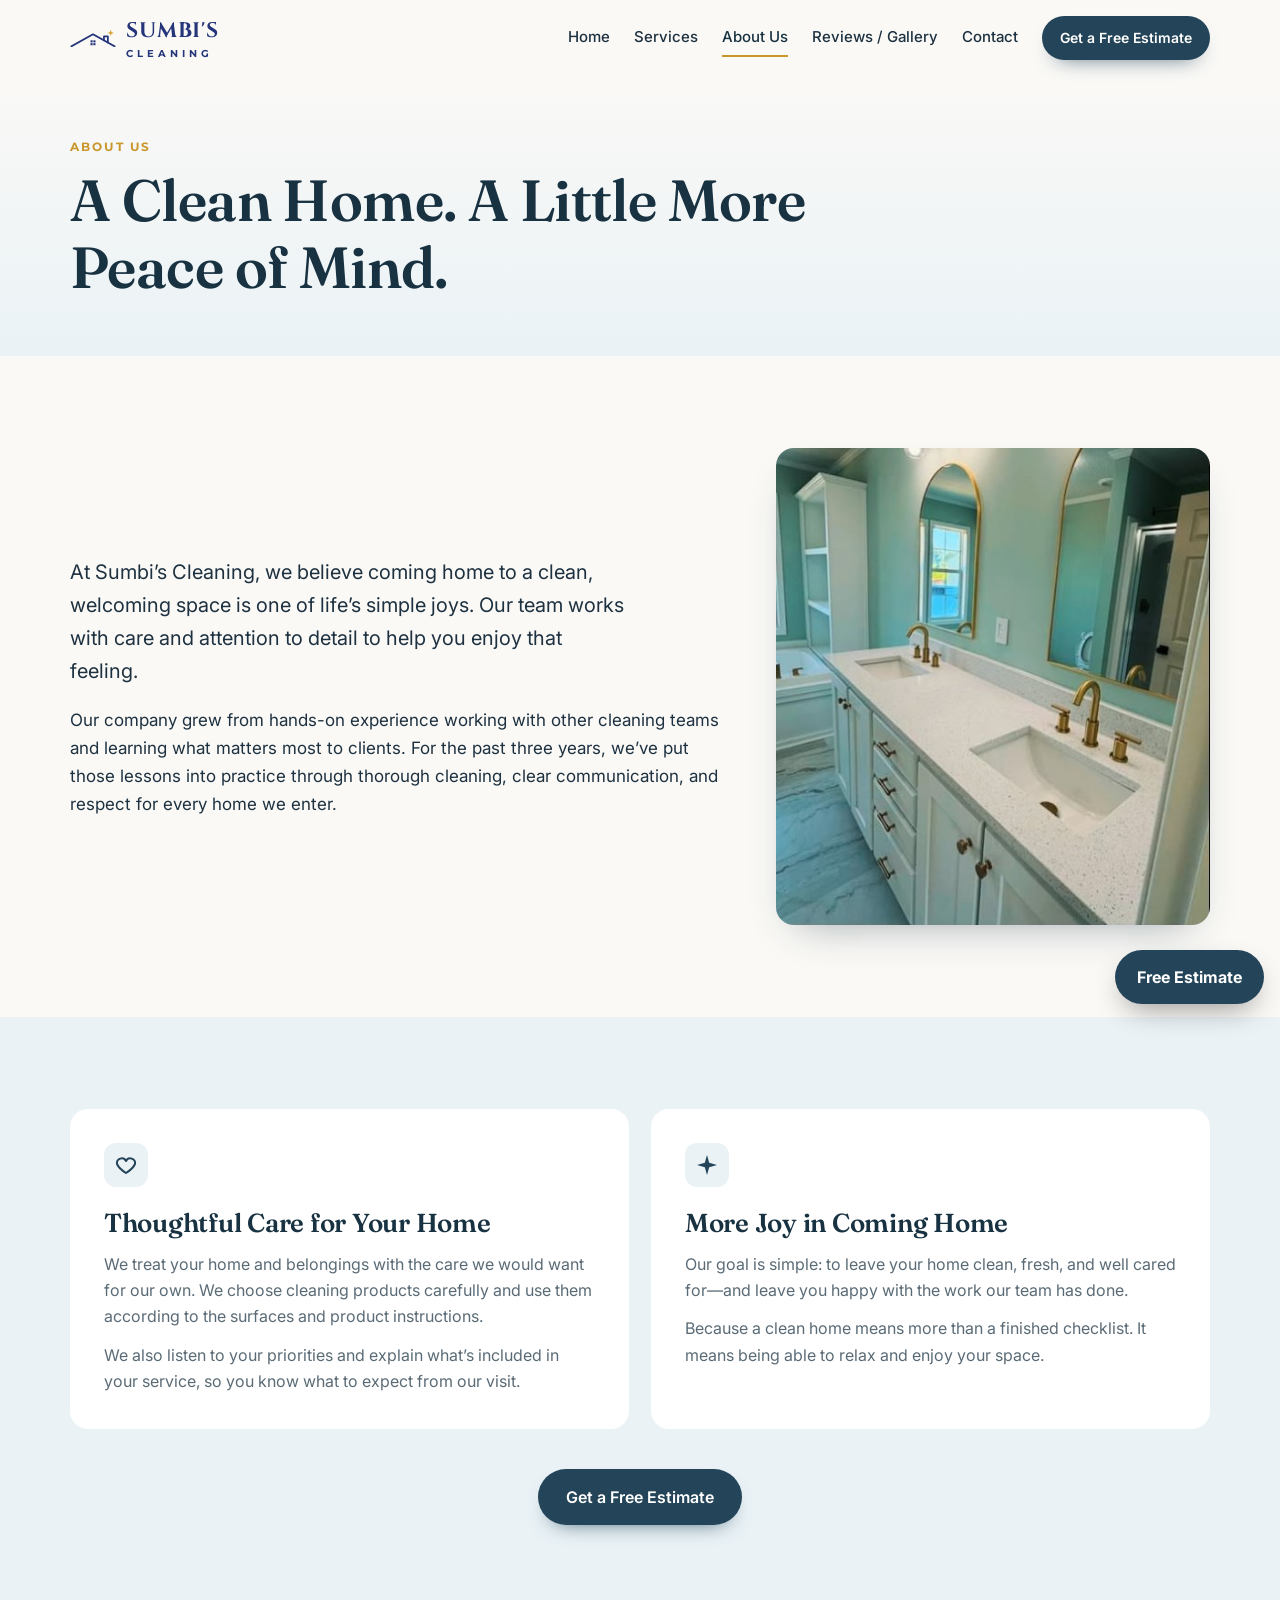
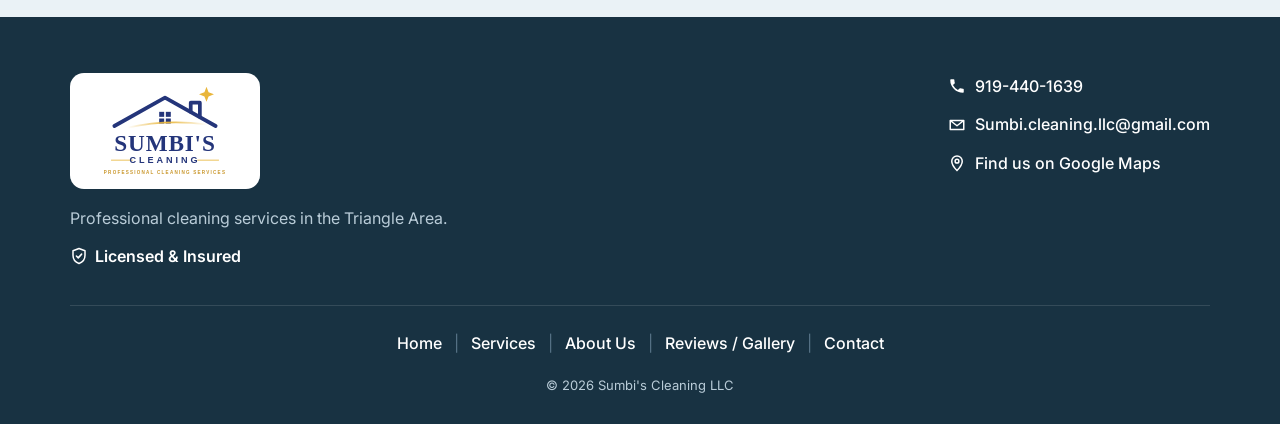
<file: demos/sumbi-cleaning/about.html>
<!doctype html>
<html lang="en">
<head>
<meta charset="utf-8">
<meta name="viewport" content="width=device-width, initial-scale=1">
<title>About Us | Sumbi’s Cleaning</title>
<meta name="description" content="Thoughtful, thorough cleaning with clear communication and respect for every home we enter.">
<meta name="robots" content="noindex">
<meta name="theme-color" content="#FAF9F6">
<link rel="icon" href="img/logo.svg" type="image/svg+xml">
<link rel="preconnect" href="https://fonts.googleapis.com">
<link rel="preconnect" href="https://fonts.gstatic.com" crossorigin>
<link href="https://fonts.googleapis.com/css2?family=Cinzel:wght@700&family=Fraunces:opsz,wght@9..144,500;9..144,600&family=Montserrat:wght@700&family=Inter:wght@400;500;600&display=swap" rel="stylesheet">
<link rel="stylesheet" href="styles.css">
</head>
<body>
<a class="skip" href="#main">Skip to content</a>
<header class="nav">
  <div class="wrap nav-in">
    <a href="index.html" class="brand" aria-label="Sumbi's Cleaning, home"><svg class="mark" viewBox="70 10 260 104" aria-hidden="true"><g fill="none" stroke="currentColor" stroke-width="10" stroke-linejoin="round" stroke-linecap="round"><path d="M78 108 L200 40 L322 108"/><path d="M262 74 V52 H284 V86"/></g><g fill="currentColor"><rect x="186" y="74" width="12" height="12"/><rect x="202" y="74" width="12" height="12"/><rect x="186" y="90" width="12" height="12"/><rect x="202" y="90" width="12" height="12"/></g><path d="M300 14 l5 13 13 5 -13 5 -5 13 -5 -13 -13 -5 13 -5z" fill="#d9a63a"/></svg><span><b>SUMBI'S</b><small>CLEANING</small></span></a>
    <nav class="links" id="links" aria-label="Main"><a href="index.html">Home</a><a href="services.html">Services</a><a href="about.html" aria-current=page>About Us</a><a href="reviews.html">Reviews / Gallery</a><a href="contact.html">Contact</a><a href="contact.html#estimate" class="btn sm">Get a Free Estimate</a></nav>
    <button class="burger" id="burger" aria-label="Open menu" aria-expanded="false" aria-controls="links"><span></span><span></span><span></span></button>
  </div>
</header>
<main id="main">

<section class="page-hero">
  <div class="wrap reveal">
    <p class="eyebrow">About Us</p>
    <h1>A Clean Home. A Little More Peace of Mind.</h1>
  </div>
</section>
<section class="sec about">
  <div class="wrap about-in">
    <div class="about-txt reveal">
      <p class="lead">At Sumbi’s Cleaning, we believe coming home to a clean, welcoming space is one of life’s simple joys. Our team works with care and attention to detail to help you enjoy that feeling.</p>
      <p>Our company grew from hands-on experience working with other cleaning teams and learning what matters most to clients. For the past three years, we’ve put those lessons into practice through thorough cleaning, clear communication, and respect for every home we enter.</p>
    </div>
    <figure class="about-img reveal"><img src="img/bathroom.jpg" alt="Bathroom cleaned by the Sumbi’s Cleaning team"></figure>
  </div>
</section>
<section class="sec soft">
  <div class="wrap values">
    <article class="reveal"><svg class="wi" viewBox="0 0 24 24" aria-hidden="true"><path d="M12 20s-7-4.4-9-9a4.8 4.8 0 0 1 9-3 4.8 4.8 0 0 1 9 3c-2 4.6-9 9-9 9z" fill="none" stroke="currentColor" stroke-width="2" stroke-linejoin="round"/></svg><h2>Thoughtful Care for Your Home</h2>
      <p>We treat your home and belongings with the care we would want for our own. We choose cleaning products carefully and use them according to the surfaces and product instructions.</p>
      <p>We also listen to your priorities and explain what’s included in your service, so you know what to expect from our visit.</p></article>
    <article class="reveal"><svg class="wi fill" viewBox="0 0 24 24" aria-hidden="true"><path d="M12 2l2.2 7.8L22 12l-7.8 2.2L12 22l-2.2-7.8L2 12l7.8-2.2z"/></svg><h2>More Joy in Coming Home</h2>
      <p>Our goal is simple: to leave your home clean, fresh, and well cared for—and leave you happy with the work our team has done.</p>
      <p>Because a clean home means more than a finished checklist. It means being able to relax and enjoy your space.</p></article>
  </div>
  <p class="center reveal"><a class="btn " href="contact.html#estimate">Get a Free Estimate</a></p>
</section>

</main>
<footer class="foot">
  <div class="wrap foot-in">
    <div class="foot-brand">
      <img src="img/logo.svg" alt="Sumbi's Cleaning logo" class="foot-logo">
      <p>Professional cleaning services in the Triangle Area.</p>
      <p class="lic"><svg class="i" viewBox="0 0 24 24" aria-hidden="true"><path d="M12 2l8 3v6c0 5-3.4 9.4-8 11-4.6-1.6-8-6-8-11V5z" fill="none" stroke="currentColor" stroke-width="2" stroke-linejoin="round"/><path d="M8.5 12l2.5 2.5 4.5-5" fill="none" stroke="currentColor" stroke-width="2" stroke-linecap="round" stroke-linejoin="round"/></svg>Licensed &amp; Insured</p>
    </div>
    <div class="foot-contact">
      <a href="tel:9194401639"><svg class="i" viewBox="0 0 24 24" aria-hidden="true"><path d="M6.6 10.8a15.1 15.1 0 0 0 6.6 6.6l2.2-2.2a1 1 0 0 1 1-.25 11.4 11.4 0 0 0 3.6.57 1 1 0 0 1 1 1V20a1 1 0 0 1-1 1A17 17 0 0 1 3 4a1 1 0 0 1 1-1h3.5a1 1 0 0 1 1 1c0 1.25.2 2.45.57 3.6a1 1 0 0 1-.25 1z"/></svg>919-440-1639</a>
      <a href="mailto:Sumbi.cleaning.llc@gmail.com"><svg class="i" viewBox="0 0 24 24" aria-hidden="true"><path d="M3 6h18v12H3z M3 6l9 7 9-7" fill="none" stroke="currentColor" stroke-width="2" stroke-linejoin="round"/></svg>Sumbi.cleaning.llc@gmail.com</a>
      <a href="https://maps.app.goo.gl/5ZwUzFxPLZHU3rMk8?g_st=ic" target="_blank" rel="noopener"><svg class="i" viewBox="0 0 24 24" aria-hidden="true"><path d="M12 22s7-7.2 7-12.5A7 7 0 0 0 5 9.5C5 14.8 12 22 12 22z" fill="none" stroke="currentColor" stroke-width="2"/><circle cx="12" cy="9.5" r="2.5" fill="none" stroke="currentColor" stroke-width="2"/></svg>Find us on Google Maps</a>
    </div>
  </div>
  <div class="wrap foot-nav"><a href="index.html">Home</a> <span>|</span> <a href="services.html">Services</a> <span>|</span> <a href="about.html">About Us</a> <span>|</span> <a href="reviews.html">Reviews / Gallery</a> <span>|</span> <a href="contact.html">Contact</a></div>
  <p class="copy">© <span class="yr">2026</span> Sumbi's Cleaning LLC</p>
</footer>
<a href="contact.html#estimate" class="float" id="float">Free Estimate</a>
<script src="app.js"></script>
</body>
</html>
</file>
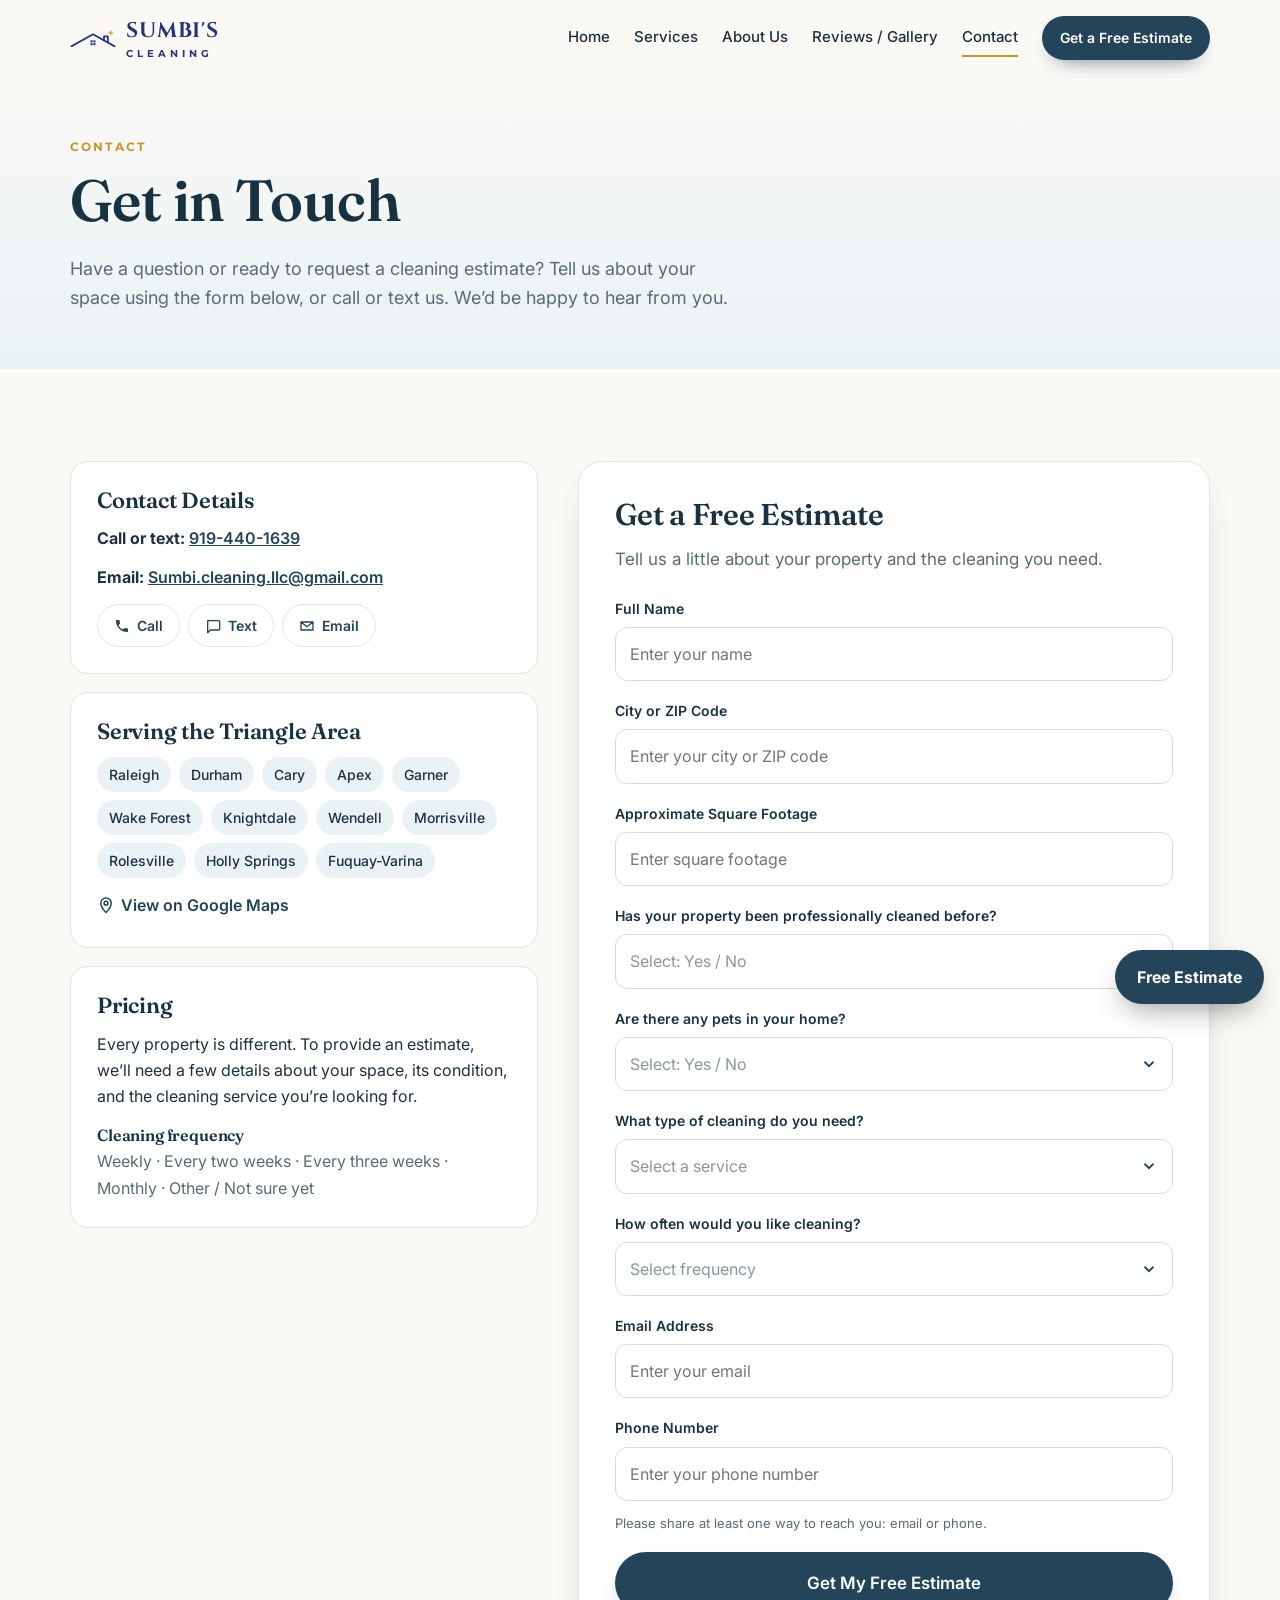
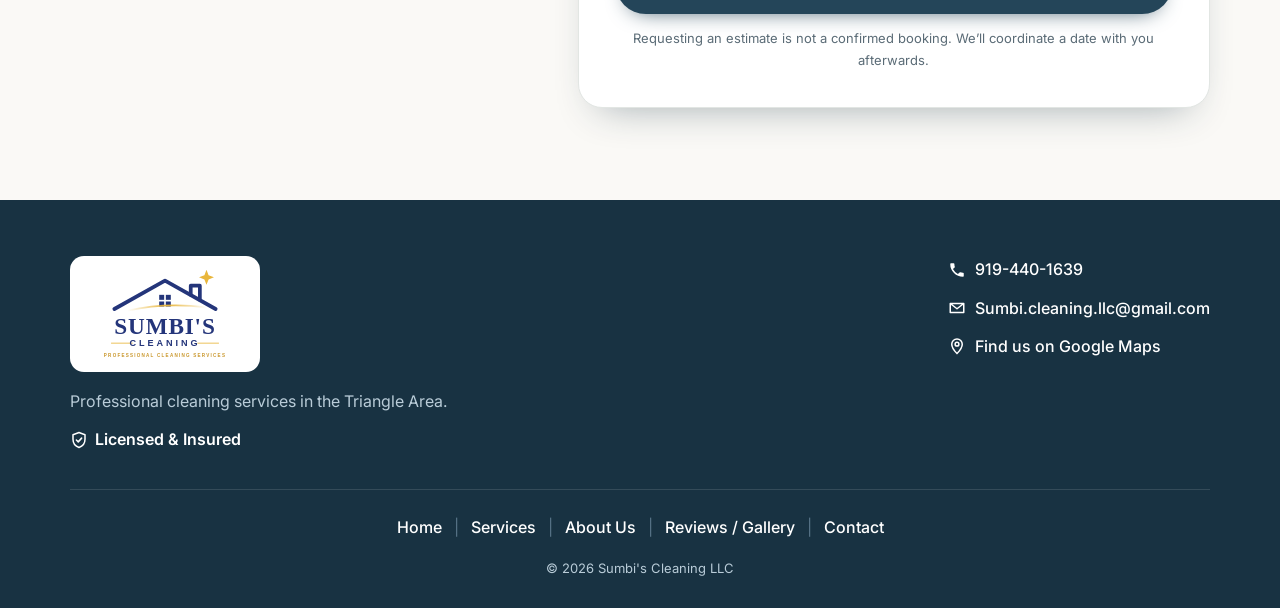
<file: demos/sumbi-cleaning/contact.html>
<!doctype html>
<html lang="en">
<head>
<meta charset="utf-8">
<meta name="viewport" content="width=device-width, initial-scale=1">
<title>Contact &amp; Free Estimate | Sumbi’s Cleaning</title>
<meta name="description" content="Request a free cleaning estimate, call or text 919-440-1639, or email us.">
<meta name="robots" content="noindex">
<meta name="theme-color" content="#FAF9F6">
<link rel="icon" href="img/logo.svg" type="image/svg+xml">
<link rel="preconnect" href="https://fonts.googleapis.com">
<link rel="preconnect" href="https://fonts.gstatic.com" crossorigin>
<link href="https://fonts.googleapis.com/css2?family=Cinzel:wght@700&family=Fraunces:opsz,wght@9..144,500;9..144,600&family=Montserrat:wght@700&family=Inter:wght@400;500;600&display=swap" rel="stylesheet">
<link rel="stylesheet" href="styles.css">
</head>
<body>
<a class="skip" href="#main">Skip to content</a>
<header class="nav">
  <div class="wrap nav-in">
    <a href="index.html" class="brand" aria-label="Sumbi's Cleaning, home"><svg class="mark" viewBox="70 10 260 104" aria-hidden="true"><g fill="none" stroke="currentColor" stroke-width="10" stroke-linejoin="round" stroke-linecap="round"><path d="M78 108 L200 40 L322 108"/><path d="M262 74 V52 H284 V86"/></g><g fill="currentColor"><rect x="186" y="74" width="12" height="12"/><rect x="202" y="74" width="12" height="12"/><rect x="186" y="90" width="12" height="12"/><rect x="202" y="90" width="12" height="12"/></g><path d="M300 14 l5 13 13 5 -13 5 -5 13 -5 -13 -13 -5 13 -5z" fill="#d9a63a"/></svg><span><b>SUMBI'S</b><small>CLEANING</small></span></a>
    <nav class="links" id="links" aria-label="Main"><a href="index.html">Home</a><a href="services.html">Services</a><a href="about.html">About Us</a><a href="reviews.html">Reviews / Gallery</a><a href="contact.html" aria-current=page>Contact</a><a href="contact.html#estimate" class="btn sm">Get a Free Estimate</a></nav>
    <button class="burger" id="burger" aria-label="Open menu" aria-expanded="false" aria-controls="links"><span></span><span></span><span></span></button>
  </div>
</header>
<main id="main">

<section class="page-hero">
  <div class="wrap reveal">
    <p class="eyebrow">Contact</p>
    <h1>Get in Touch</h1>
    <p class="lead">Have a question or ready to request a cleaning estimate? Tell us about your space using the form below, or call or text us. We’d be happy to hear from you.</p>
  </div>
</section>
<section class="sec contact">
  <div class="wrap contact-in">
    <aside class="contact-side reveal">
      <div class="box">
        <h2>Contact Details</h2>
        <p><b>Call or text:</b> <a href="tel:9194401639">919-440-1639</a></p>
        <p><b>Email:</b> <a href="mailto:Sumbi.cleaning.llc@gmail.com">Sumbi.cleaning.llc@gmail.com</a></p>
        <div class="ct-btns"><a class="pill" href="tel:9194401639"><svg class="i" viewBox="0 0 24 24" aria-hidden="true"><path d="M6.6 10.8a15.1 15.1 0 0 0 6.6 6.6l2.2-2.2a1 1 0 0 1 1-.25 11.4 11.4 0 0 0 3.6.57 1 1 0 0 1 1 1V20a1 1 0 0 1-1 1A17 17 0 0 1 3 4a1 1 0 0 1 1-1h3.5a1 1 0 0 1 1 1c0 1.25.2 2.45.57 3.6a1 1 0 0 1-.25 1z"/></svg>Call</a><a class="pill" href="sms:9194401639"><svg class="i" viewBox="0 0 24 24" aria-hidden="true"><path d="M4 4h16a2 2 0 0 1 2 2v10a2 2 0 0 1-2 2H8l-4 4V6a2 2 0 0 1 2-2z" fill="none" stroke="currentColor" stroke-width="2" stroke-linejoin="round"/></svg>Text</a><a class="pill" href="mailto:Sumbi.cleaning.llc@gmail.com"><svg class="i" viewBox="0 0 24 24" aria-hidden="true"><path d="M3 6h18v12H3z M3 6l9 7 9-7" fill="none" stroke="currentColor" stroke-width="2" stroke-linejoin="round"/></svg>Email</a></div>
      </div>
      <div class="box">
        <h2>Serving the Triangle Area</h2>
        <ul class="towns"><li>Raleigh</li><li>Durham</li><li>Cary</li><li>Apex</li><li>Garner</li><li>Wake Forest</li><li>Knightdale</li><li>Wendell</li><li>Morrisville</li><li>Rolesville</li><li>Holly Springs</li><li>Fuquay-Varina</li></ul>
        <a class="maplink" href="https://maps.app.goo.gl/5ZwUzFxPLZHU3rMk8?g_st=ic" target="_blank" rel="noopener"><svg class="i" viewBox="0 0 24 24" aria-hidden="true"><path d="M12 22s7-7.2 7-12.5A7 7 0 0 0 5 9.5C5 14.8 12 22 12 22z" fill="none" stroke="currentColor" stroke-width="2"/><circle cx="12" cy="9.5" r="2.5" fill="none" stroke="currentColor" stroke-width="2"/></svg>View on Google Maps</a>
      </div>
      <div class="box">
        <h2>Pricing</h2>
        <p>Every property is different. To provide an estimate, we’ll need a few details about your space, its condition, and the cleaning service you’re looking for.</p>
        <h3>Cleaning frequency</h3>
        <p class="freq">Weekly · Every two weeks · Every three weeks · Monthly · Other / Not sure yet</p>
      </div>
    </aside>

    <div class="form-card reveal" id="estimate">
      <form id="form" novalidate>
        <h2>Get a Free Estimate</h2>
        <p class="sub">Tell us a little about your property and the cleaning you need.</p>
        <div class="field "><label for="name">Full Name</label><input id="name" name="name" autocomplete="name" placeholder="Enter your name" required><p class="ferr" id="name-err"></p></div>
        <div class="field "><label for="location">City or ZIP Code</label><input id="location" name="location" autocomplete="postal-code" placeholder="Enter your city or ZIP code" required><p class="ferr" id="location-err"></p></div>
        <div class="field "><label for="sqft">Approximate Square Footage</label><input id="sqft" name="sqft" inputmode="numeric" placeholder="Enter square footage" required><p class="ferr" id="sqft-err"></p></div>
        <div class="field "><label for="cleaned">Has your property been professionally cleaned before?</label><select id="cleaned" name="cleaned" required><option value="" disabled selected>Select: Yes / No</option><option>Yes</option><option>No</option></select><p class="ferr" id="cleaned-err"></p></div>
        <div class="field cond"><label for="lastclean">When was the last professional cleaning?</label><input id="lastclean" name="lastclean" placeholder="Enter approximate date"><p class="ferr" id="lastclean-err"></p></div>
        <div class="field "><label for="pets">Are there any pets in your home?</label><select id="pets" name="pets" required><option value="" disabled selected>Select: Yes / No</option><option>Yes</option><option>No</option></select><p class="ferr" id="pets-err"></p></div>
        <div class="field "><label for="service">What type of cleaning do you need?</label><select id="service" name="service" required><option value="" disabled selected>Select a service</option><option>Standard Cleaning</option><option>Deep Cleaning</option><option>Move-In / Move-Out Cleaning</option><option>Post-Renovation Cleaning</option><option>Airbnb / Short-Term Rental Cleaning</option><option>Commercial Cleaning</option><option>Not sure - I’d like help choosing</option></select><p class="ferr" id="service-err"></p></div>
        <div class="field "><label for="frequency">How often would you like cleaning?</label><select id="frequency" name="frequency" required><option value="" disabled selected>Select frequency</option><option>One-time cleaning</option><option>Weekly</option><option>Every two weeks</option><option>Every three weeks</option><option>Monthly</option><option>Other / Not sure yet</option></select><p class="ferr" id="frequency-err"></p></div>
        <div class="field "><label for="email">Email Address</label><input id="email" name="email" type="email" autocomplete="email" placeholder="Enter your email"><p class="ferr" id="email-err"></p></div>
        <div class="field "><label for="phone">Phone Number</label><input id="phone" name="phone" type="tel" autocomplete="tel" placeholder="Enter your phone number"><p class="ferr" id="phone-err"></p></div>
        <p class="hint">Please share at least one way to reach you: email or phone.</p>
        <button type="submit" class="btn block" id="submit">Get My Free Estimate</button>
        <p class="mailnote" id="mailnote" hidden tabindex="-1">Your email app should open with your request ready. Just tap send. Prefer to talk? Call or text <a href="tel:9194401639">919-440-1639</a>.</p>
        <p class="hint center">Requesting an estimate is not a confirmed booking. We’ll coordinate a date with you afterwards.</p>
        <div class="send-fail" id="fail" hidden>
          <p><b>We couldn’t send your request.</b> Your answers are still here. Please try again, or reach us directly:</p>
          <div class="ct-btns"><button type="button" class="pill" id="retry">Try again</button><a class="pill" href="tel:9194401639"><svg class="i" viewBox="0 0 24 24" aria-hidden="true"><path d="M6.6 10.8a15.1 15.1 0 0 0 6.6 6.6l2.2-2.2a1 1 0 0 1 1-.25 11.4 11.4 0 0 0 3.6.57 1 1 0 0 1 1 1V20a1 1 0 0 1-1 1A17 17 0 0 1 3 4a1 1 0 0 1 1-1h3.5a1 1 0 0 1 1 1c0 1.25.2 2.45.57 3.6a1 1 0 0 1-.25 1z"/></svg>Call 919-440-1639</a><a class="pill" id="mailfallback" href="mailto:Sumbi.cleaning.llc@gmail.com"><svg class="i" viewBox="0 0 24 24" aria-hidden="true"><path d="M3 6h18v12H3z M3 6l9 7 9-7" fill="none" stroke="currentColor" stroke-width="2" stroke-linejoin="round"/></svg>Send by email</a></div>
        </div>
      </form>
      <div class="thanks" id="thanks" hidden tabindex="-1">
        <div class="tick"><svg class="i" viewBox="0 0 24 24" aria-hidden="true"><path d="M5 12.5l4.5 4.5L19 7.5" fill="none" stroke="currentColor" stroke-width="2.4" stroke-linecap="round" stroke-linejoin="round"/></svg></div>
        <h2>Thank You for Contacting Sumbi’s Cleaning!</h2>
        <p>We’ve received your request and will be in touch to discuss your cleaning needs and estimate.</p>
        <p>We look forward to helping you care for your home!</p>
      </div>
    </div>
  </div>
</section>

</main>
<footer class="foot">
  <div class="wrap foot-in">
    <div class="foot-brand">
      <img src="img/logo.svg" alt="Sumbi's Cleaning logo" class="foot-logo">
      <p>Professional cleaning services in the Triangle Area.</p>
      <p class="lic"><svg class="i" viewBox="0 0 24 24" aria-hidden="true"><path d="M12 2l8 3v6c0 5-3.4 9.4-8 11-4.6-1.6-8-6-8-11V5z" fill="none" stroke="currentColor" stroke-width="2" stroke-linejoin="round"/><path d="M8.5 12l2.5 2.5 4.5-5" fill="none" stroke="currentColor" stroke-width="2" stroke-linecap="round" stroke-linejoin="round"/></svg>Licensed &amp; Insured</p>
    </div>
    <div class="foot-contact">
      <a href="tel:9194401639"><svg class="i" viewBox="0 0 24 24" aria-hidden="true"><path d="M6.6 10.8a15.1 15.1 0 0 0 6.6 6.6l2.2-2.2a1 1 0 0 1 1-.25 11.4 11.4 0 0 0 3.6.57 1 1 0 0 1 1 1V20a1 1 0 0 1-1 1A17 17 0 0 1 3 4a1 1 0 0 1 1-1h3.5a1 1 0 0 1 1 1c0 1.25.2 2.45.57 3.6a1 1 0 0 1-.25 1z"/></svg>919-440-1639</a>
      <a href="mailto:Sumbi.cleaning.llc@gmail.com"><svg class="i" viewBox="0 0 24 24" aria-hidden="true"><path d="M3 6h18v12H3z M3 6l9 7 9-7" fill="none" stroke="currentColor" stroke-width="2" stroke-linejoin="round"/></svg>Sumbi.cleaning.llc@gmail.com</a>
      <a href="https://maps.app.goo.gl/5ZwUzFxPLZHU3rMk8?g_st=ic" target="_blank" rel="noopener"><svg class="i" viewBox="0 0 24 24" aria-hidden="true"><path d="M12 22s7-7.2 7-12.5A7 7 0 0 0 5 9.5C5 14.8 12 22 12 22z" fill="none" stroke="currentColor" stroke-width="2"/><circle cx="12" cy="9.5" r="2.5" fill="none" stroke="currentColor" stroke-width="2"/></svg>Find us on Google Maps</a>
    </div>
  </div>
  <div class="wrap foot-nav"><a href="index.html">Home</a> <span>|</span> <a href="services.html">Services</a> <span>|</span> <a href="about.html">About Us</a> <span>|</span> <a href="reviews.html">Reviews / Gallery</a> <span>|</span> <a href="contact.html">Contact</a></div>
  <p class="copy">© <span class="yr">2026</span> Sumbi's Cleaning LLC</p>
</footer>
<a href="contact.html#estimate" class="float" id="float">Free Estimate</a>
<script src="app.js"></script>
</body>
</html>
</file>
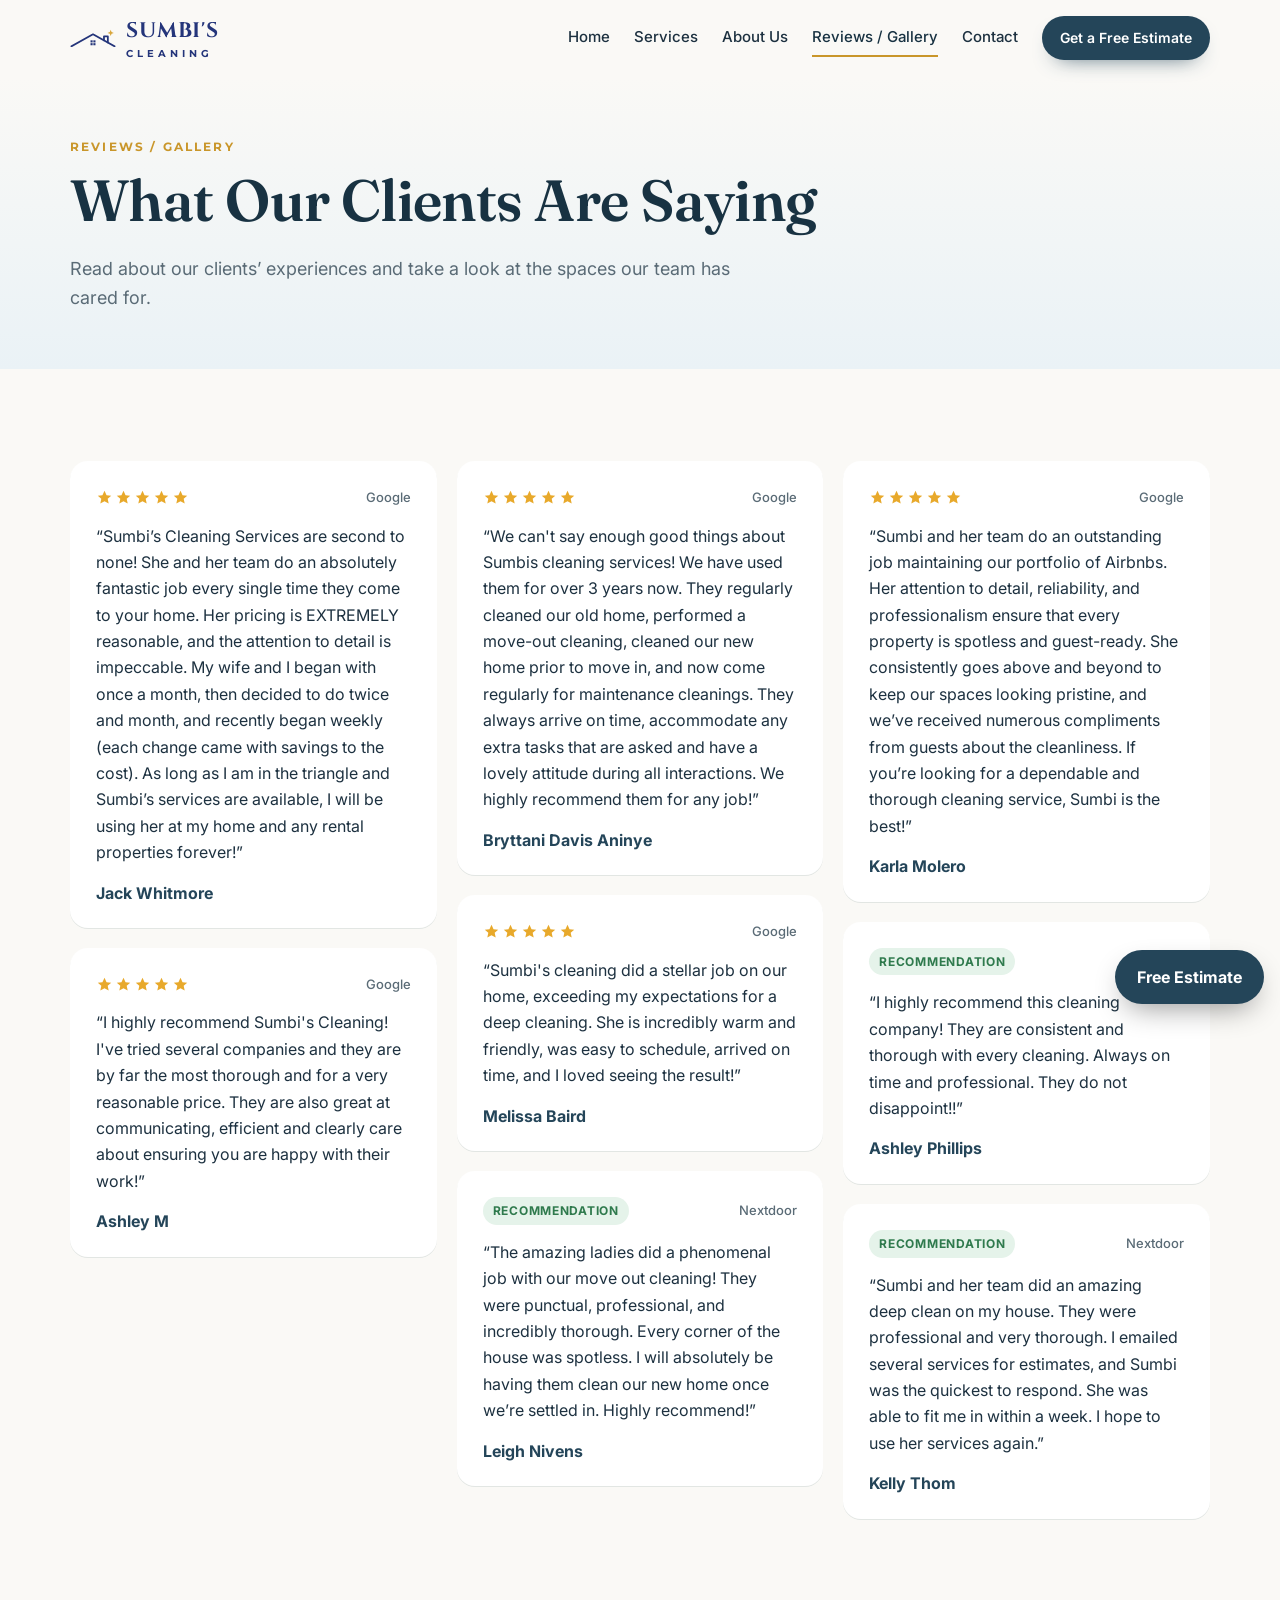
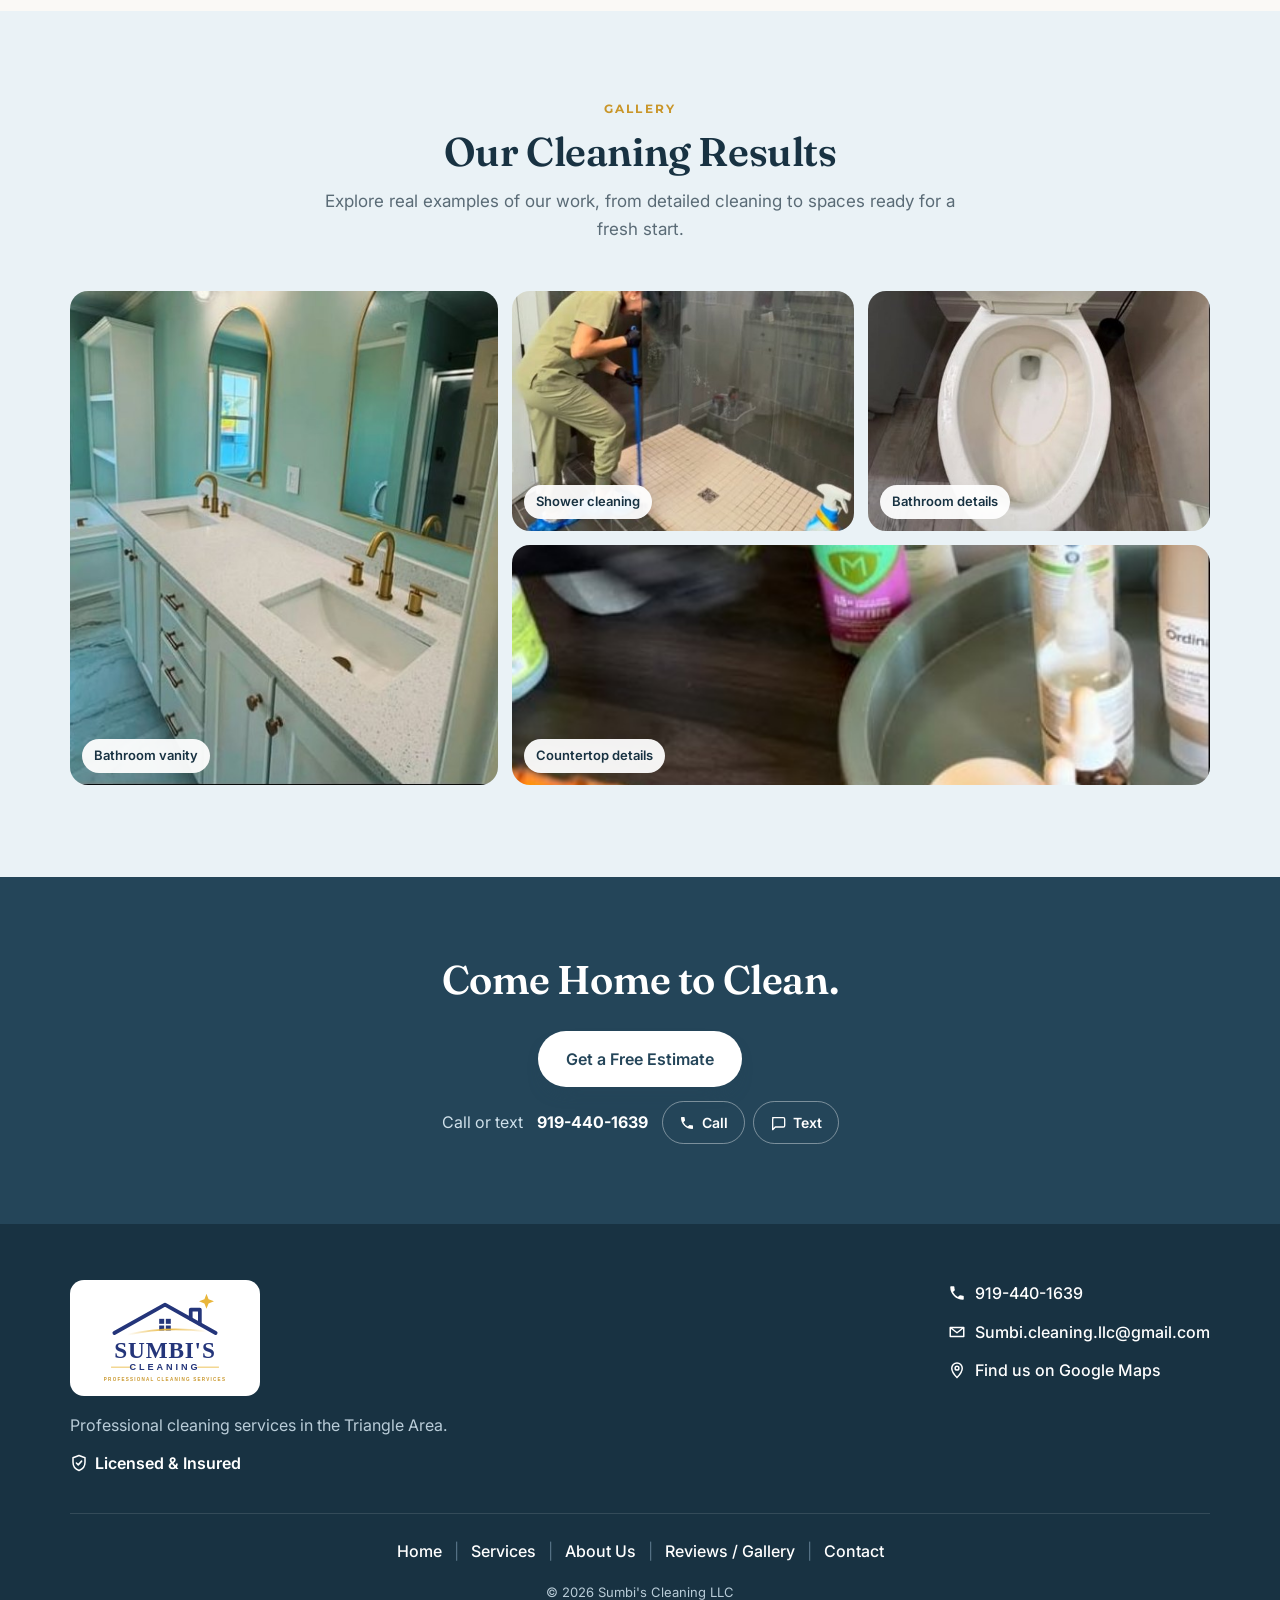
<file: demos/sumbi-cleaning/reviews.html>
<!doctype html>
<html lang="en">
<head>
<meta charset="utf-8">
<meta name="viewport" content="width=device-width, initial-scale=1">
<title>Reviews &amp; Gallery | Sumbi’s Cleaning</title>
<meta name="description" content="What our clients are saying, and a look at the spaces our team has cared for.">
<meta name="robots" content="noindex">
<meta name="theme-color" content="#FAF9F6">
<link rel="icon" href="img/logo.svg" type="image/svg+xml">
<link rel="preconnect" href="https://fonts.googleapis.com">
<link rel="preconnect" href="https://fonts.gstatic.com" crossorigin>
<link href="https://fonts.googleapis.com/css2?family=Cinzel:wght@700&family=Fraunces:opsz,wght@9..144,500;9..144,600&family=Montserrat:wght@700&family=Inter:wght@400;500;600&display=swap" rel="stylesheet">
<link rel="stylesheet" href="styles.css">
</head>
<body>
<a class="skip" href="#main">Skip to content</a>
<header class="nav">
  <div class="wrap nav-in">
    <a href="index.html" class="brand" aria-label="Sumbi's Cleaning, home"><svg class="mark" viewBox="70 10 260 104" aria-hidden="true"><g fill="none" stroke="currentColor" stroke-width="10" stroke-linejoin="round" stroke-linecap="round"><path d="M78 108 L200 40 L322 108"/><path d="M262 74 V52 H284 V86"/></g><g fill="currentColor"><rect x="186" y="74" width="12" height="12"/><rect x="202" y="74" width="12" height="12"/><rect x="186" y="90" width="12" height="12"/><rect x="202" y="90" width="12" height="12"/></g><path d="M300 14 l5 13 13 5 -13 5 -5 13 -5 -13 -13 -5 13 -5z" fill="#d9a63a"/></svg><span><b>SUMBI'S</b><small>CLEANING</small></span></a>
    <nav class="links" id="links" aria-label="Main"><a href="index.html">Home</a><a href="services.html">Services</a><a href="about.html">About Us</a><a href="reviews.html" aria-current=page>Reviews / Gallery</a><a href="contact.html">Contact</a><a href="contact.html#estimate" class="btn sm">Get a Free Estimate</a></nav>
    <button class="burger" id="burger" aria-label="Open menu" aria-expanded="false" aria-controls="links"><span></span><span></span><span></span></button>
  </div>
</header>
<main id="main">

<section class="page-hero">
  <div class="wrap reveal">
    <p class="eyebrow">Reviews / Gallery</p>
    <h1>What Our Clients Are Saying</h1>
    <p class="lead">Read about our clients’ experiences and take a look at the spaces our team has cared for.</p>
  </div>
</section>
<section class="sec">
  <div class="wrap">
    <div class="reviews masonry"><figure class="review reveal full"><div class="rv-top"><span class="stars" aria-label="5 out of 5 stars on Google"><svg class="i" viewBox="0 0 24 24" aria-hidden="true"><path d="M12 2.5l2.9 6.2 6.6.7-5 4.5 1.4 6.6L12 17.2l-5.9 3.3 1.4-6.6-5-4.5 6.6-.7z"/></svg><svg class="i" viewBox="0 0 24 24" aria-hidden="true"><path d="M12 2.5l2.9 6.2 6.6.7-5 4.5 1.4 6.6L12 17.2l-5.9 3.3 1.4-6.6-5-4.5 6.6-.7z"/></svg><svg class="i" viewBox="0 0 24 24" aria-hidden="true"><path d="M12 2.5l2.9 6.2 6.6.7-5 4.5 1.4 6.6L12 17.2l-5.9 3.3 1.4-6.6-5-4.5 6.6-.7z"/></svg><svg class="i" viewBox="0 0 24 24" aria-hidden="true"><path d="M12 2.5l2.9 6.2 6.6.7-5 4.5 1.4 6.6L12 17.2l-5.9 3.3 1.4-6.6-5-4.5 6.6-.7z"/></svg><svg class="i" viewBox="0 0 24 24" aria-hidden="true"><path d="M12 2.5l2.9 6.2 6.6.7-5 4.5 1.4 6.6L12 17.2l-5.9 3.3 1.4-6.6-5-4.5 6.6-.7z"/></svg></span><span class="src">Google</span></div><blockquote>“Sumbi’s Cleaning Services are second to none! She and her team do an absolutely fantastic job every single time they come to your home. Her pricing is EXTREMELY reasonable, and the attention to detail is impeccable. My wife and I began with once a month, then decided to do twice and month, and recently began weekly (each change came with savings to the cost). As long as I am in the triangle and Sumbi’s services are available, I will be using her at my home and any rental properties forever!”</blockquote><figcaption>Jack Whitmore</figcaption></figure><figure class="review reveal full"><div class="rv-top"><span class="stars" aria-label="5 out of 5 stars on Google"><svg class="i" viewBox="0 0 24 24" aria-hidden="true"><path d="M12 2.5l2.9 6.2 6.6.7-5 4.5 1.4 6.6L12 17.2l-5.9 3.3 1.4-6.6-5-4.5 6.6-.7z"/></svg><svg class="i" viewBox="0 0 24 24" aria-hidden="true"><path d="M12 2.5l2.9 6.2 6.6.7-5 4.5 1.4 6.6L12 17.2l-5.9 3.3 1.4-6.6-5-4.5 6.6-.7z"/></svg><svg class="i" viewBox="0 0 24 24" aria-hidden="true"><path d="M12 2.5l2.9 6.2 6.6.7-5 4.5 1.4 6.6L12 17.2l-5.9 3.3 1.4-6.6-5-4.5 6.6-.7z"/></svg><svg class="i" viewBox="0 0 24 24" aria-hidden="true"><path d="M12 2.5l2.9 6.2 6.6.7-5 4.5 1.4 6.6L12 17.2l-5.9 3.3 1.4-6.6-5-4.5 6.6-.7z"/></svg><svg class="i" viewBox="0 0 24 24" aria-hidden="true"><path d="M12 2.5l2.9 6.2 6.6.7-5 4.5 1.4 6.6L12 17.2l-5.9 3.3 1.4-6.6-5-4.5 6.6-.7z"/></svg></span><span class="src">Google</span></div><blockquote>“I highly recommend Sumbi&#x27;s Cleaning! I&#x27;ve tried several companies and they are by far the most thorough and for a very reasonable price. They are also great at communicating, efficient and clearly care about ensuring you are happy with their work!”</blockquote><figcaption>Ashley M</figcaption></figure><figure class="review reveal full"><div class="rv-top"><span class="stars" aria-label="5 out of 5 stars on Google"><svg class="i" viewBox="0 0 24 24" aria-hidden="true"><path d="M12 2.5l2.9 6.2 6.6.7-5 4.5 1.4 6.6L12 17.2l-5.9 3.3 1.4-6.6-5-4.5 6.6-.7z"/></svg><svg class="i" viewBox="0 0 24 24" aria-hidden="true"><path d="M12 2.5l2.9 6.2 6.6.7-5 4.5 1.4 6.6L12 17.2l-5.9 3.3 1.4-6.6-5-4.5 6.6-.7z"/></svg><svg class="i" viewBox="0 0 24 24" aria-hidden="true"><path d="M12 2.5l2.9 6.2 6.6.7-5 4.5 1.4 6.6L12 17.2l-5.9 3.3 1.4-6.6-5-4.5 6.6-.7z"/></svg><svg class="i" viewBox="0 0 24 24" aria-hidden="true"><path d="M12 2.5l2.9 6.2 6.6.7-5 4.5 1.4 6.6L12 17.2l-5.9 3.3 1.4-6.6-5-4.5 6.6-.7z"/></svg><svg class="i" viewBox="0 0 24 24" aria-hidden="true"><path d="M12 2.5l2.9 6.2 6.6.7-5 4.5 1.4 6.6L12 17.2l-5.9 3.3 1.4-6.6-5-4.5 6.6-.7z"/></svg></span><span class="src">Google</span></div><blockquote>“We can&#x27;t say enough good things about Sumbis cleaning services! We have used them for over 3 years now. They regularly cleaned our old home, performed a move-out cleaning, cleaned our new home prior to move in, and now come regularly for maintenance cleanings. They always arrive on time, accommodate any extra tasks that are asked and have a lovely attitude during all interactions. We highly recommend them for any job!”</blockquote><figcaption>Bryttani Davis Aninye</figcaption></figure><figure class="review reveal full"><div class="rv-top"><span class="stars" aria-label="5 out of 5 stars on Google"><svg class="i" viewBox="0 0 24 24" aria-hidden="true"><path d="M12 2.5l2.9 6.2 6.6.7-5 4.5 1.4 6.6L12 17.2l-5.9 3.3 1.4-6.6-5-4.5 6.6-.7z"/></svg><svg class="i" viewBox="0 0 24 24" aria-hidden="true"><path d="M12 2.5l2.9 6.2 6.6.7-5 4.5 1.4 6.6L12 17.2l-5.9 3.3 1.4-6.6-5-4.5 6.6-.7z"/></svg><svg class="i" viewBox="0 0 24 24" aria-hidden="true"><path d="M12 2.5l2.9 6.2 6.6.7-5 4.5 1.4 6.6L12 17.2l-5.9 3.3 1.4-6.6-5-4.5 6.6-.7z"/></svg><svg class="i" viewBox="0 0 24 24" aria-hidden="true"><path d="M12 2.5l2.9 6.2 6.6.7-5 4.5 1.4 6.6L12 17.2l-5.9 3.3 1.4-6.6-5-4.5 6.6-.7z"/></svg><svg class="i" viewBox="0 0 24 24" aria-hidden="true"><path d="M12 2.5l2.9 6.2 6.6.7-5 4.5 1.4 6.6L12 17.2l-5.9 3.3 1.4-6.6-5-4.5 6.6-.7z"/></svg></span><span class="src">Google</span></div><blockquote>“Sumbi&#x27;s cleaning did a stellar job on our home, exceeding my expectations for a deep cleaning. She is incredibly warm and friendly, was easy to schedule, arrived on time, and I loved seeing the result!”</blockquote><figcaption>Melissa Baird</figcaption></figure><figure class="review reveal full"><div class="rv-top"><span class="rec">Recommendation</span><span class="src">Nextdoor</span></div><blockquote>“The amazing ladies did a phenomenal job with our move out cleaning! They were punctual, professional, and incredibly thorough. Every corner of the house was spotless. I will absolutely be having them clean our new home once we’re settled in. Highly recommend!”</blockquote><figcaption>Leigh Nivens</figcaption></figure><figure class="review reveal full"><div class="rv-top"><span class="stars" aria-label="5 out of 5 stars on Google"><svg class="i" viewBox="0 0 24 24" aria-hidden="true"><path d="M12 2.5l2.9 6.2 6.6.7-5 4.5 1.4 6.6L12 17.2l-5.9 3.3 1.4-6.6-5-4.5 6.6-.7z"/></svg><svg class="i" viewBox="0 0 24 24" aria-hidden="true"><path d="M12 2.5l2.9 6.2 6.6.7-5 4.5 1.4 6.6L12 17.2l-5.9 3.3 1.4-6.6-5-4.5 6.6-.7z"/></svg><svg class="i" viewBox="0 0 24 24" aria-hidden="true"><path d="M12 2.5l2.9 6.2 6.6.7-5 4.5 1.4 6.6L12 17.2l-5.9 3.3 1.4-6.6-5-4.5 6.6-.7z"/></svg><svg class="i" viewBox="0 0 24 24" aria-hidden="true"><path d="M12 2.5l2.9 6.2 6.6.7-5 4.5 1.4 6.6L12 17.2l-5.9 3.3 1.4-6.6-5-4.5 6.6-.7z"/></svg><svg class="i" viewBox="0 0 24 24" aria-hidden="true"><path d="M12 2.5l2.9 6.2 6.6.7-5 4.5 1.4 6.6L12 17.2l-5.9 3.3 1.4-6.6-5-4.5 6.6-.7z"/></svg></span><span class="src">Google</span></div><blockquote>“Sumbi and her team do an outstanding job maintaining our portfolio of Airbnbs. Her attention to detail, reliability, and professionalism ensure that every property is spotless and guest-ready. She consistently goes above and beyond to keep our spaces looking pristine, and we’ve received numerous compliments from guests about the cleanliness. If you’re looking for a dependable and thorough cleaning service, Sumbi is the best!”</blockquote><figcaption>Karla Molero</figcaption></figure><figure class="review reveal full"><div class="rv-top"><span class="rec">Recommendation</span><span class="src">Nextdoor</span></div><blockquote>“I highly recommend this cleaning company! They are consistent and thorough with every cleaning. Always on time and professional. They do not disappoint!!”</blockquote><figcaption>Ashley Phillips</figcaption></figure><figure class="review reveal full"><div class="rv-top"><span class="rec">Recommendation</span><span class="src">Nextdoor</span></div><blockquote>“Sumbi and her team did an amazing deep clean on my house. They were professional and very thorough. I emailed several services for estimates, and Sumbi was the quickest to respond. She was able to fit me in within a week. I hope to use her services again.”</blockquote><figcaption>Kelly Thom</figcaption></figure></div>
  </div>
</section>
<section class="sec soft" id="gallery">
  <div class="wrap">
    <header class="head reveal "><p class="eyebrow">Gallery</p><h2>Our Cleaning Results</h2><p class="sub">Explore real examples of our work, from detailed cleaning to spaces ready for a fresh start.</p></header>
    <div class="gallery"><figure class="reveal"><img src="img/bathroom.jpg" alt="Bright bathroom with a double vanity and gold fixtures after cleaning"><figcaption>Bathroom vanity</figcaption></figure><figure class="reveal"><img src="img/shower.jpg" alt="Team member cleaning a tiled walk-in shower"><figcaption>Shower cleaning</figcaption></figure><figure class="reveal"><img src="img/toilet.jpg" alt="Freshly cleaned toilet bowl"><figcaption>Bathroom details</figcaption></figure><figure class="reveal"><img src="img/products.jpg" alt="Wiping a bathroom counter around a tray of products"><figcaption>Countertop details</figcaption></figure></div>
  </div>
</section>
<section class="final">
  <div class="wrap final-in reveal">
    <h2>Come Home to Clean.</h2>
    <div class="cta"><a class="btn light" href="contact.html#estimate">Get a Free Estimate</a></div>
    <p class="calltext light">Call or text <a href="tel:9194401639">919-440-1639</a><span class="ct-btns"><a class="pill" href="tel:9194401639"><svg class="i" viewBox="0 0 24 24" aria-hidden="true"><path d="M6.6 10.8a15.1 15.1 0 0 0 6.6 6.6l2.2-2.2a1 1 0 0 1 1-.25 11.4 11.4 0 0 0 3.6.57 1 1 0 0 1 1 1V20a1 1 0 0 1-1 1A17 17 0 0 1 3 4a1 1 0 0 1 1-1h3.5a1 1 0 0 1 1 1c0 1.25.2 2.45.57 3.6a1 1 0 0 1-.25 1z"/></svg>Call</a><a class="pill" href="sms:9194401639"><svg class="i" viewBox="0 0 24 24" aria-hidden="true"><path d="M4 4h16a2 2 0 0 1 2 2v10a2 2 0 0 1-2 2H8l-4 4V6a2 2 0 0 1 2-2z" fill="none" stroke="currentColor" stroke-width="2" stroke-linejoin="round"/></svg>Text</a></span></p>
  </div>
</section>

</main>
<footer class="foot">
  <div class="wrap foot-in">
    <div class="foot-brand">
      <img src="img/logo.svg" alt="Sumbi's Cleaning logo" class="foot-logo">
      <p>Professional cleaning services in the Triangle Area.</p>
      <p class="lic"><svg class="i" viewBox="0 0 24 24" aria-hidden="true"><path d="M12 2l8 3v6c0 5-3.4 9.4-8 11-4.6-1.6-8-6-8-11V5z" fill="none" stroke="currentColor" stroke-width="2" stroke-linejoin="round"/><path d="M8.5 12l2.5 2.5 4.5-5" fill="none" stroke="currentColor" stroke-width="2" stroke-linecap="round" stroke-linejoin="round"/></svg>Licensed &amp; Insured</p>
    </div>
    <div class="foot-contact">
      <a href="tel:9194401639"><svg class="i" viewBox="0 0 24 24" aria-hidden="true"><path d="M6.6 10.8a15.1 15.1 0 0 0 6.6 6.6l2.2-2.2a1 1 0 0 1 1-.25 11.4 11.4 0 0 0 3.6.57 1 1 0 0 1 1 1V20a1 1 0 0 1-1 1A17 17 0 0 1 3 4a1 1 0 0 1 1-1h3.5a1 1 0 0 1 1 1c0 1.25.2 2.45.57 3.6a1 1 0 0 1-.25 1z"/></svg>919-440-1639</a>
      <a href="mailto:Sumbi.cleaning.llc@gmail.com"><svg class="i" viewBox="0 0 24 24" aria-hidden="true"><path d="M3 6h18v12H3z M3 6l9 7 9-7" fill="none" stroke="currentColor" stroke-width="2" stroke-linejoin="round"/></svg>Sumbi.cleaning.llc@gmail.com</a>
      <a href="https://maps.app.goo.gl/5ZwUzFxPLZHU3rMk8?g_st=ic" target="_blank" rel="noopener"><svg class="i" viewBox="0 0 24 24" aria-hidden="true"><path d="M12 22s7-7.2 7-12.5A7 7 0 0 0 5 9.5C5 14.8 12 22 12 22z" fill="none" stroke="currentColor" stroke-width="2"/><circle cx="12" cy="9.5" r="2.5" fill="none" stroke="currentColor" stroke-width="2"/></svg>Find us on Google Maps</a>
    </div>
  </div>
  <div class="wrap foot-nav"><a href="index.html">Home</a> <span>|</span> <a href="services.html">Services</a> <span>|</span> <a href="about.html">About Us</a> <span>|</span> <a href="reviews.html">Reviews / Gallery</a> <span>|</span> <a href="contact.html">Contact</a></div>
  <p class="copy">© <span class="yr">2026</span> Sumbi's Cleaning LLC</p>
</footer>
<a href="contact.html#estimate" class="float" id="float">Free Estimate</a>
<script src="app.js"></script>
</body>
</html>
</file>
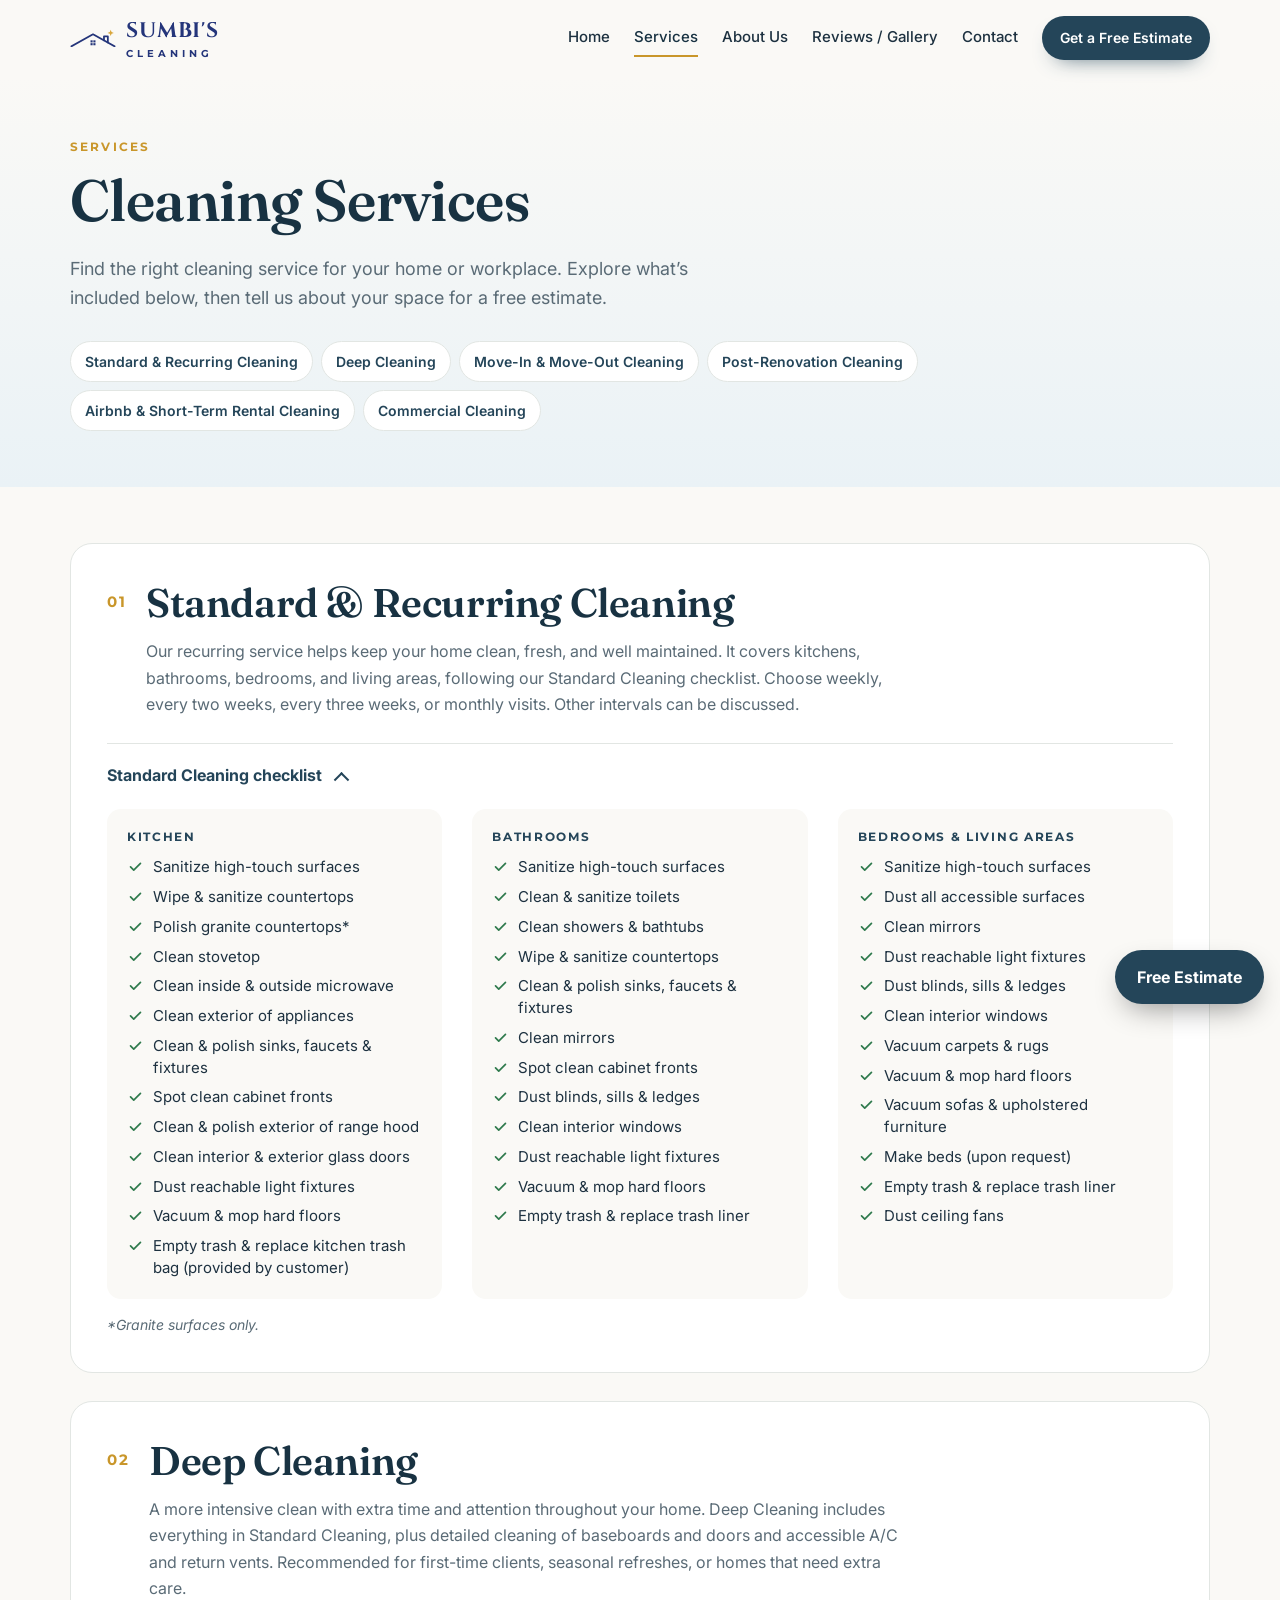
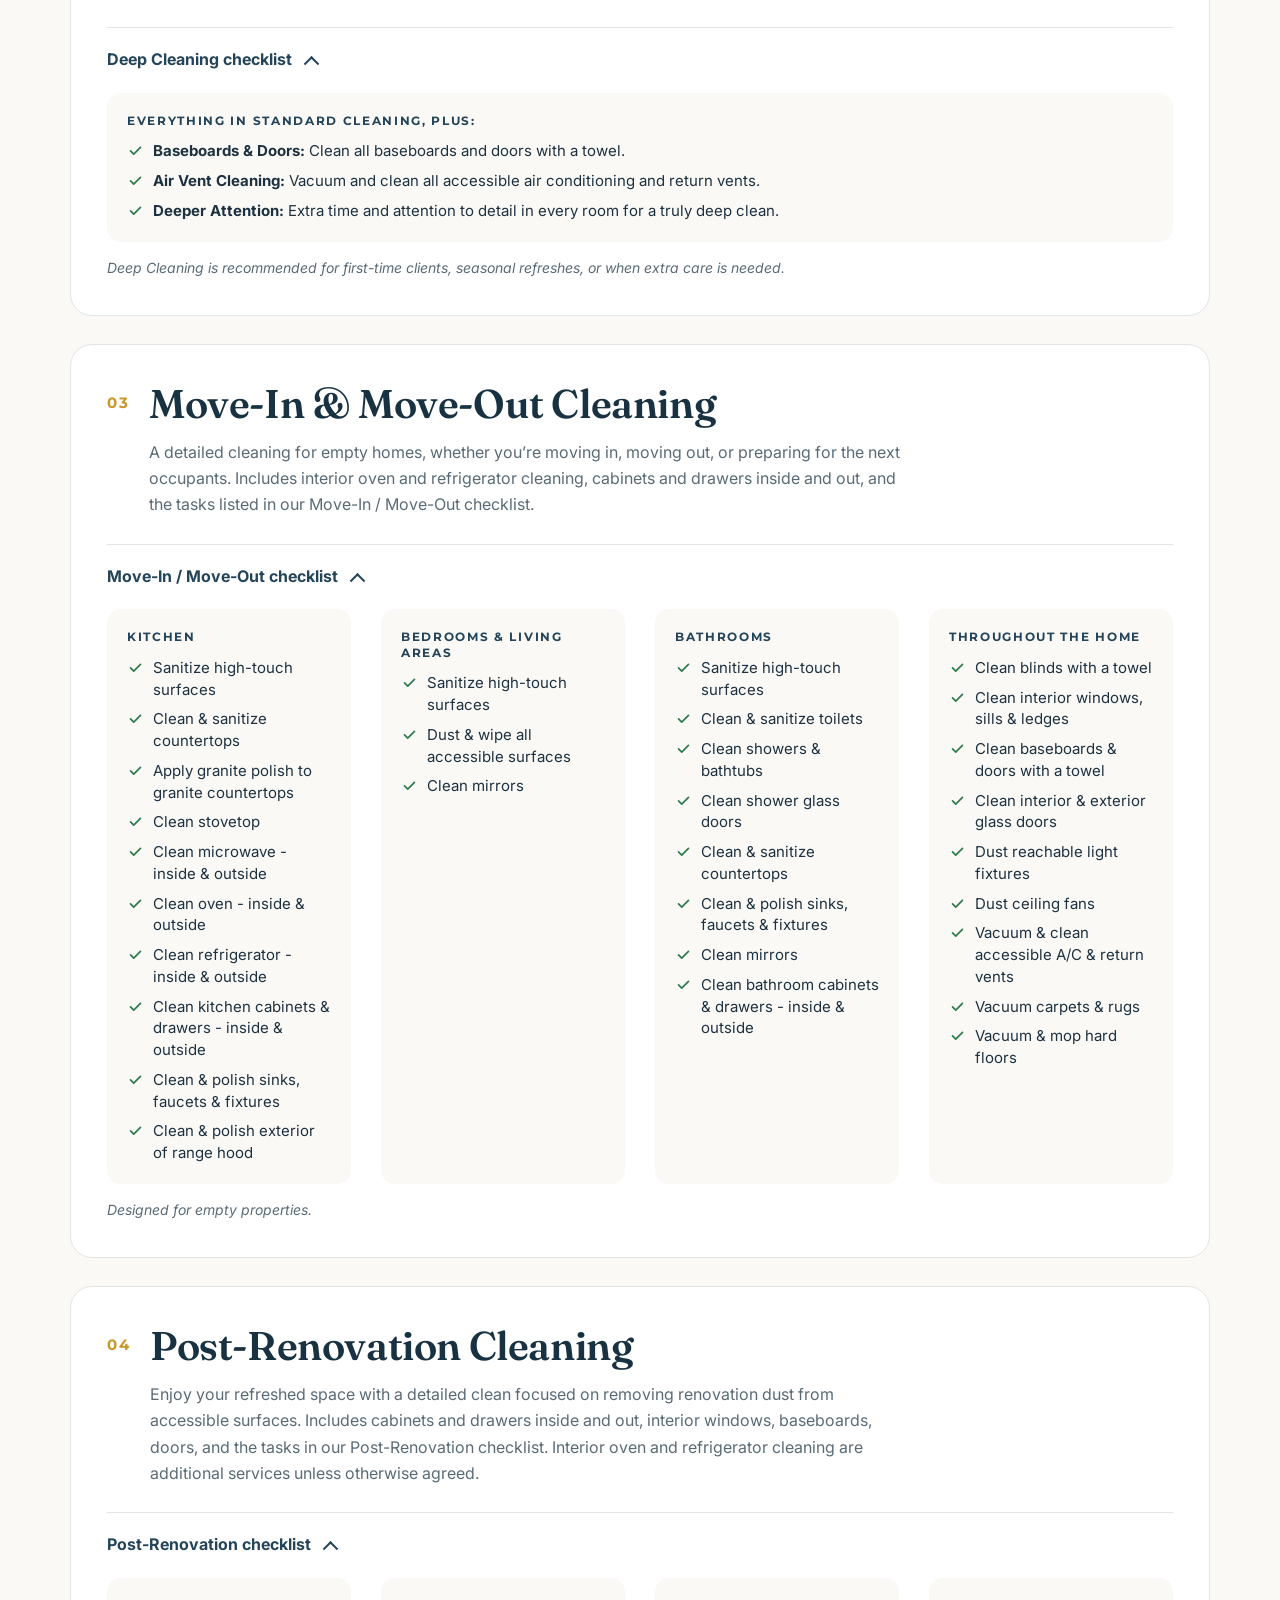
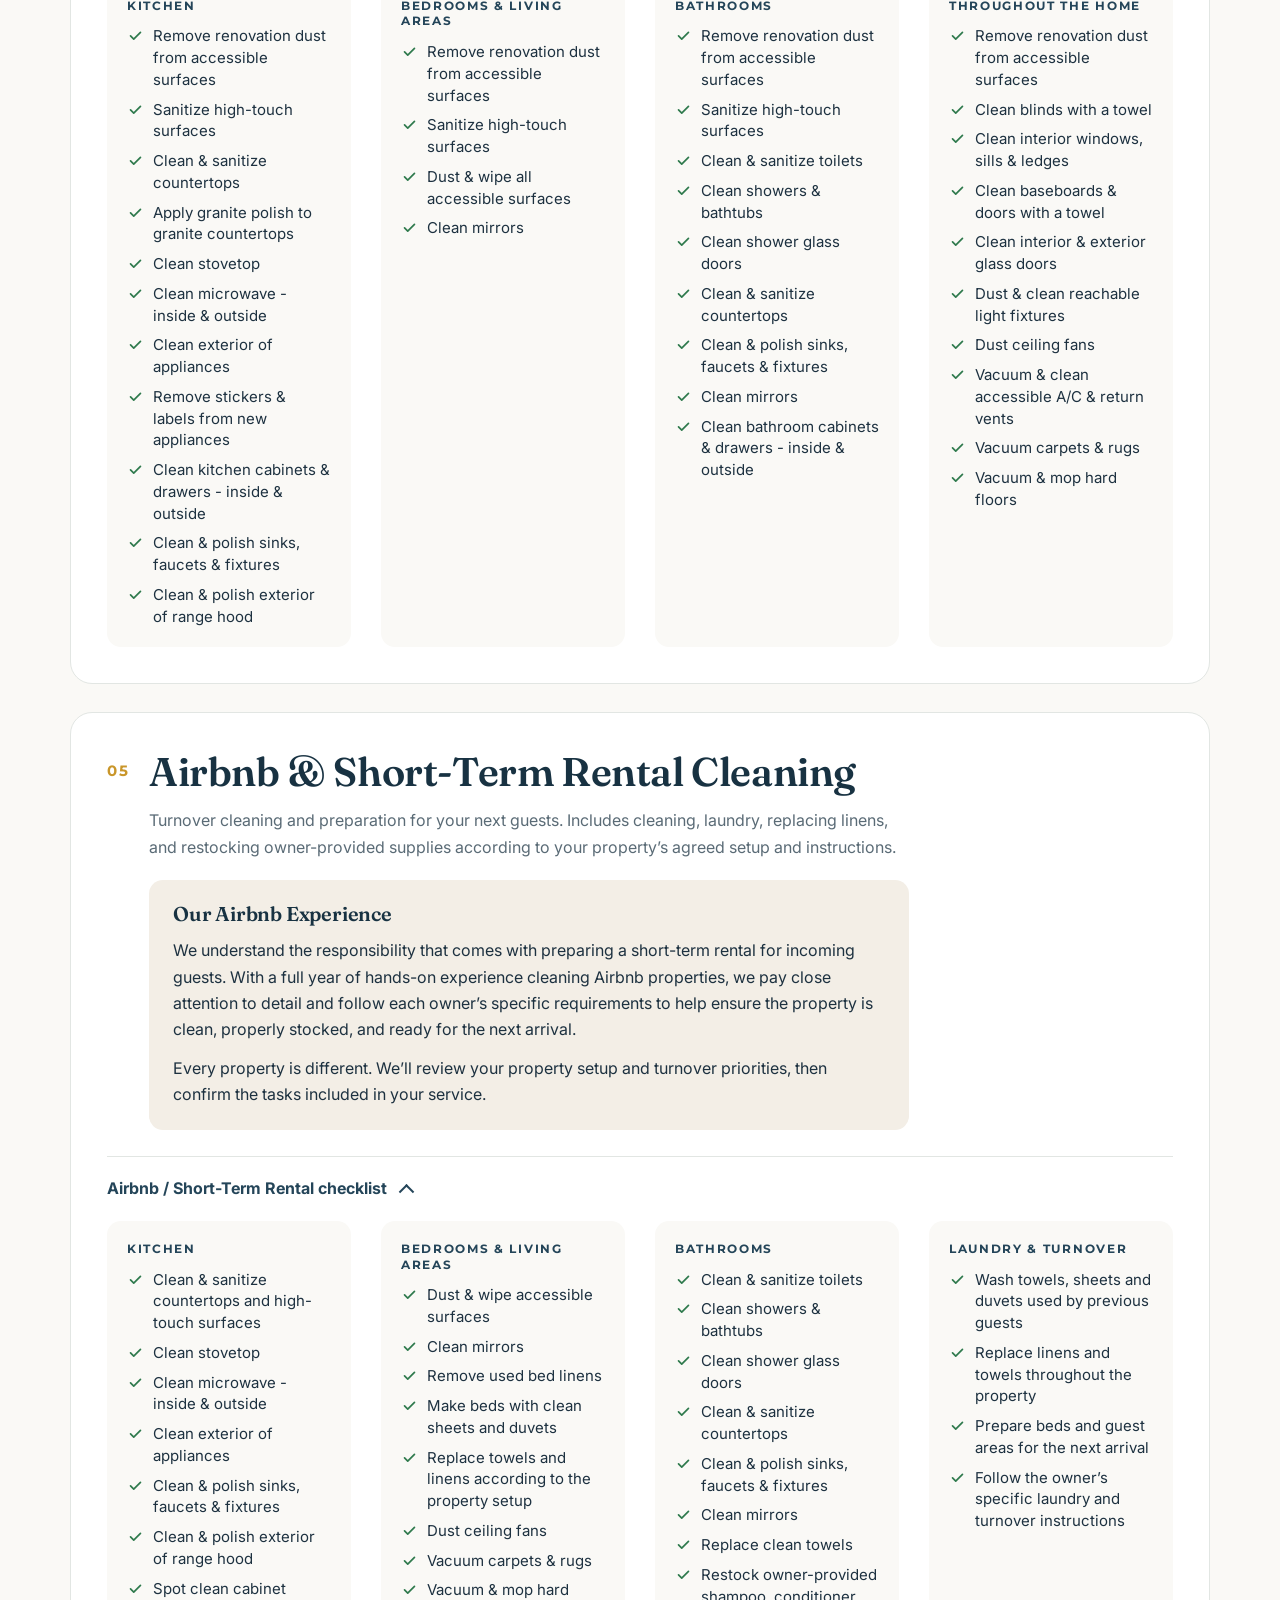
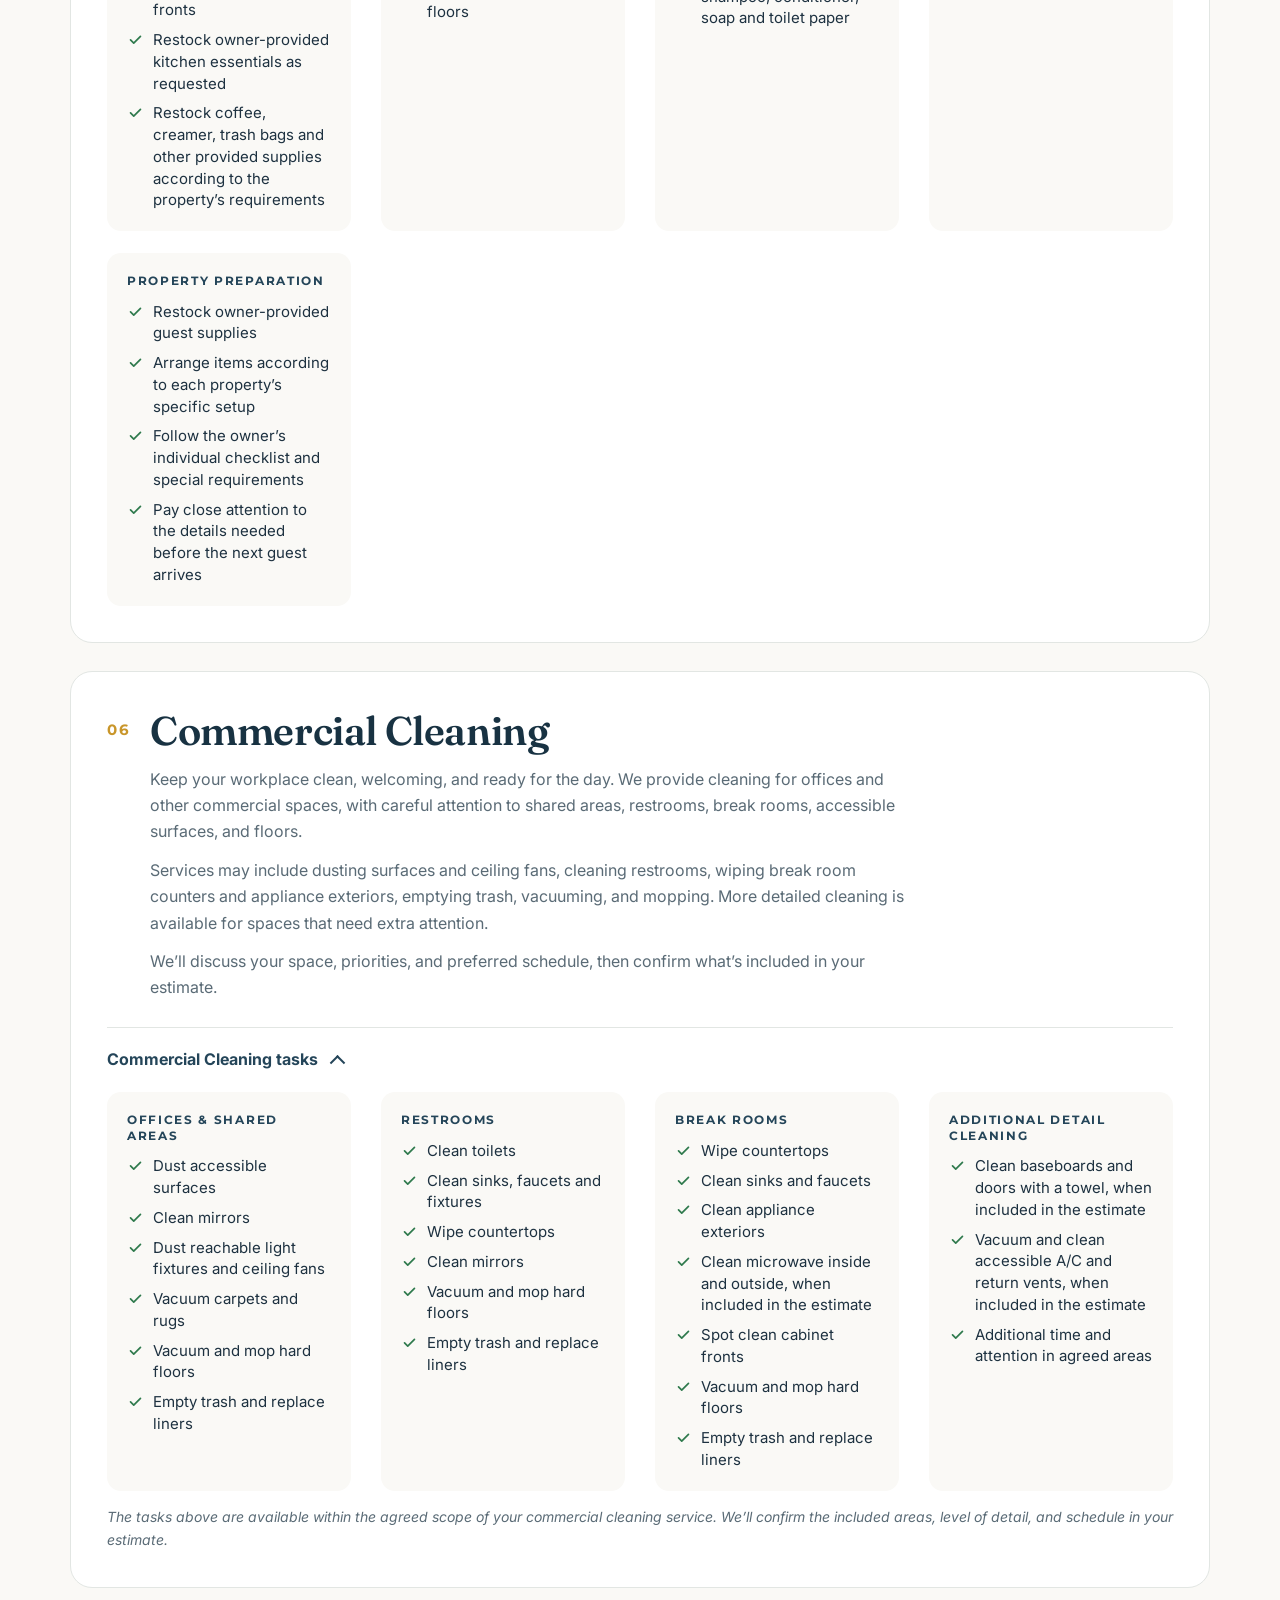
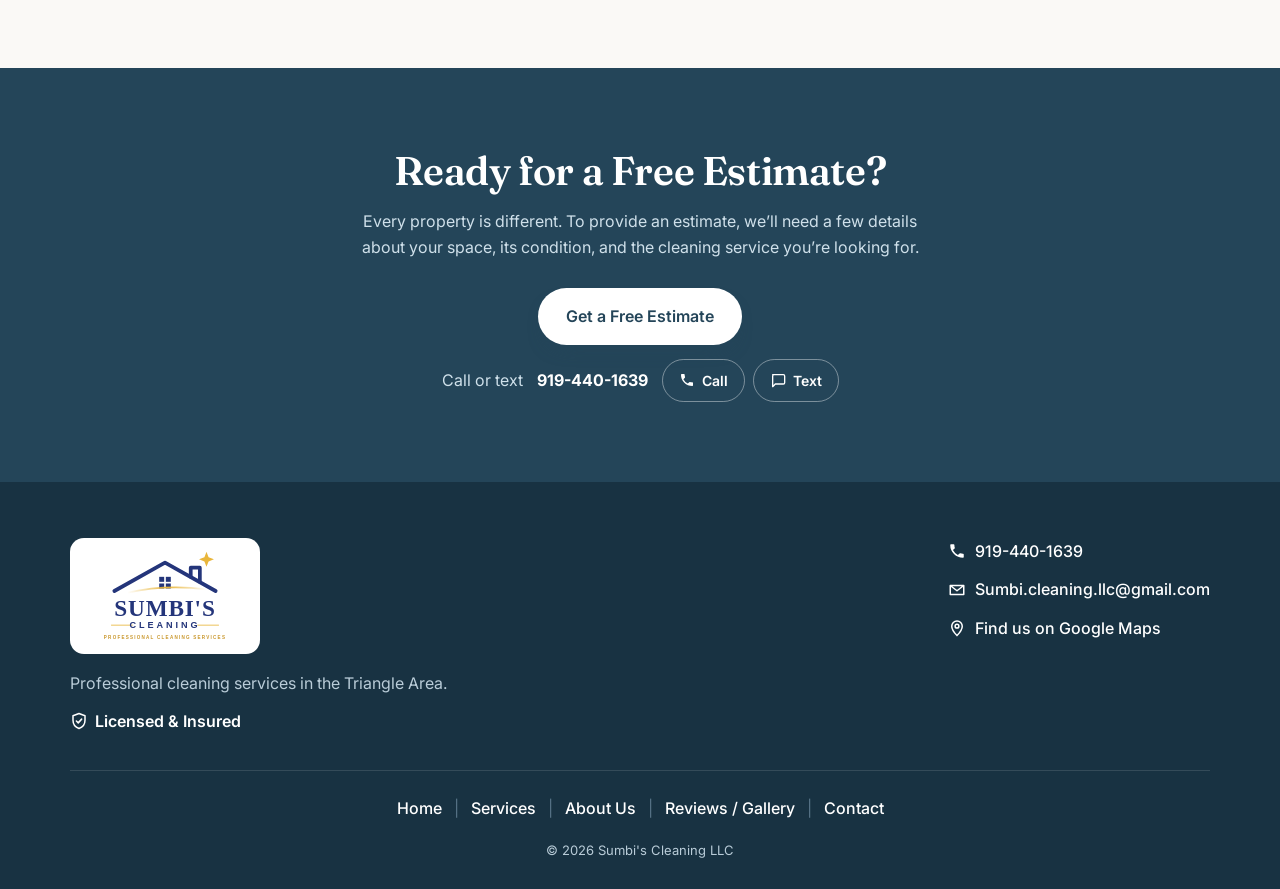
<file: demos/sumbi-cleaning/services.html>
<!doctype html>
<html lang="en">
<head>
<meta charset="utf-8">
<meta name="viewport" content="width=device-width, initial-scale=1">
<title>Cleaning Services | Sumbi’s Cleaning</title>
<meta name="description" content="Standard, deep, move-in/move-out, post-renovation, Airbnb and commercial cleaning in the Triangle Area, with full checklists.">
<meta name="robots" content="noindex">
<meta name="theme-color" content="#FAF9F6">
<link rel="icon" href="img/logo.svg" type="image/svg+xml">
<link rel="preconnect" href="https://fonts.googleapis.com">
<link rel="preconnect" href="https://fonts.gstatic.com" crossorigin>
<link href="https://fonts.googleapis.com/css2?family=Cinzel:wght@700&family=Fraunces:opsz,wght@9..144,500;9..144,600&family=Montserrat:wght@700&family=Inter:wght@400;500;600&display=swap" rel="stylesheet">
<link rel="stylesheet" href="styles.css">
</head>
<body>
<a class="skip" href="#main">Skip to content</a>
<header class="nav">
  <div class="wrap nav-in">
    <a href="index.html" class="brand" aria-label="Sumbi's Cleaning, home"><svg class="mark" viewBox="70 10 260 104" aria-hidden="true"><g fill="none" stroke="currentColor" stroke-width="10" stroke-linejoin="round" stroke-linecap="round"><path d="M78 108 L200 40 L322 108"/><path d="M262 74 V52 H284 V86"/></g><g fill="currentColor"><rect x="186" y="74" width="12" height="12"/><rect x="202" y="74" width="12" height="12"/><rect x="186" y="90" width="12" height="12"/><rect x="202" y="90" width="12" height="12"/></g><path d="M300 14 l5 13 13 5 -13 5 -5 13 -5 -13 -13 -5 13 -5z" fill="#d9a63a"/></svg><span><b>SUMBI'S</b><small>CLEANING</small></span></a>
    <nav class="links" id="links" aria-label="Main"><a href="index.html">Home</a><a href="services.html" aria-current=page>Services</a><a href="about.html">About Us</a><a href="reviews.html">Reviews / Gallery</a><a href="contact.html">Contact</a><a href="contact.html#estimate" class="btn sm">Get a Free Estimate</a></nav>
    <button class="burger" id="burger" aria-label="Open menu" aria-expanded="false" aria-controls="links"><span></span><span></span><span></span></button>
  </div>
</header>
<main id="main">

<section class="page-hero">
  <div class="wrap reveal">
    <p class="eyebrow">Services</p>
    <h1>Cleaning Services</h1>
    <p class="lead">Find the right cleaning service for your home or workplace. Explore what’s included below, then tell us about your space for a free estimate.</p>
    <nav class="jump" aria-label="Services"><a href="#standard">Standard &amp; Recurring Cleaning</a><a href="#deep">Deep Cleaning</a><a href="#move">Move-In &amp; Move-Out Cleaning</a><a href="#renovation">Post-Renovation Cleaning</a><a href="#airbnb">Airbnb &amp; Short-Term Rental Cleaning</a><a href="#commercial">Commercial Cleaning</a></nav>
  </div>
</section>
<div class="wrap svc-list">
<section class="svc reveal" id="standard">
  <div class="svc-head"><span class="num">01</span><div><h2>Standard &amp; Recurring Cleaning</h2><p>Our recurring service helps keep your home clean, fresh, and well maintained. It covers kitchens, bathrooms, bedrooms, and living areas, following our Standard Cleaning checklist. Choose weekly, every two weeks, every three weeks, or monthly visits. Other intervals can be discussed.</p></div></div>
  <details class="cl" open><summary>Standard Cleaning checklist</summary><div class="checklist"><div class="cl-group"><h4>Kitchen</h4><ul><li><svg class="i" viewBox="0 0 24 24" aria-hidden="true"><path d="M5 12.5l4.5 4.5L19 7.5" fill="none" stroke="currentColor" stroke-width="2.4" stroke-linecap="round" stroke-linejoin="round"/></svg><span>Sanitize high-touch surfaces</span></li><li><svg class="i" viewBox="0 0 24 24" aria-hidden="true"><path d="M5 12.5l4.5 4.5L19 7.5" fill="none" stroke="currentColor" stroke-width="2.4" stroke-linecap="round" stroke-linejoin="round"/></svg><span>Wipe &amp; sanitize countertops</span></li><li><svg class="i" viewBox="0 0 24 24" aria-hidden="true"><path d="M5 12.5l4.5 4.5L19 7.5" fill="none" stroke="currentColor" stroke-width="2.4" stroke-linecap="round" stroke-linejoin="round"/></svg><span>Polish granite countertops*</span></li><li><svg class="i" viewBox="0 0 24 24" aria-hidden="true"><path d="M5 12.5l4.5 4.5L19 7.5" fill="none" stroke="currentColor" stroke-width="2.4" stroke-linecap="round" stroke-linejoin="round"/></svg><span>Clean stovetop</span></li><li><svg class="i" viewBox="0 0 24 24" aria-hidden="true"><path d="M5 12.5l4.5 4.5L19 7.5" fill="none" stroke="currentColor" stroke-width="2.4" stroke-linecap="round" stroke-linejoin="round"/></svg><span>Clean inside &amp; outside microwave</span></li><li><svg class="i" viewBox="0 0 24 24" aria-hidden="true"><path d="M5 12.5l4.5 4.5L19 7.5" fill="none" stroke="currentColor" stroke-width="2.4" stroke-linecap="round" stroke-linejoin="round"/></svg><span>Clean exterior of appliances</span></li><li><svg class="i" viewBox="0 0 24 24" aria-hidden="true"><path d="M5 12.5l4.5 4.5L19 7.5" fill="none" stroke="currentColor" stroke-width="2.4" stroke-linecap="round" stroke-linejoin="round"/></svg><span>Clean &amp; polish sinks, faucets &amp; fixtures</span></li><li><svg class="i" viewBox="0 0 24 24" aria-hidden="true"><path d="M5 12.5l4.5 4.5L19 7.5" fill="none" stroke="currentColor" stroke-width="2.4" stroke-linecap="round" stroke-linejoin="round"/></svg><span>Spot clean cabinet fronts</span></li><li><svg class="i" viewBox="0 0 24 24" aria-hidden="true"><path d="M5 12.5l4.5 4.5L19 7.5" fill="none" stroke="currentColor" stroke-width="2.4" stroke-linecap="round" stroke-linejoin="round"/></svg><span>Clean &amp; polish exterior of range hood</span></li><li><svg class="i" viewBox="0 0 24 24" aria-hidden="true"><path d="M5 12.5l4.5 4.5L19 7.5" fill="none" stroke="currentColor" stroke-width="2.4" stroke-linecap="round" stroke-linejoin="round"/></svg><span>Clean interior &amp; exterior glass doors</span></li><li><svg class="i" viewBox="0 0 24 24" aria-hidden="true"><path d="M5 12.5l4.5 4.5L19 7.5" fill="none" stroke="currentColor" stroke-width="2.4" stroke-linecap="round" stroke-linejoin="round"/></svg><span>Dust reachable light fixtures</span></li><li><svg class="i" viewBox="0 0 24 24" aria-hidden="true"><path d="M5 12.5l4.5 4.5L19 7.5" fill="none" stroke="currentColor" stroke-width="2.4" stroke-linecap="round" stroke-linejoin="round"/></svg><span>Vacuum &amp; mop hard floors</span></li><li><svg class="i" viewBox="0 0 24 24" aria-hidden="true"><path d="M5 12.5l4.5 4.5L19 7.5" fill="none" stroke="currentColor" stroke-width="2.4" stroke-linecap="round" stroke-linejoin="round"/></svg><span>Empty trash &amp; replace kitchen trash bag (provided by customer)</span></li></ul></div><div class="cl-group"><h4>Bathrooms</h4><ul><li><svg class="i" viewBox="0 0 24 24" aria-hidden="true"><path d="M5 12.5l4.5 4.5L19 7.5" fill="none" stroke="currentColor" stroke-width="2.4" stroke-linecap="round" stroke-linejoin="round"/></svg><span>Sanitize high-touch surfaces</span></li><li><svg class="i" viewBox="0 0 24 24" aria-hidden="true"><path d="M5 12.5l4.5 4.5L19 7.5" fill="none" stroke="currentColor" stroke-width="2.4" stroke-linecap="round" stroke-linejoin="round"/></svg><span>Clean &amp; sanitize toilets</span></li><li><svg class="i" viewBox="0 0 24 24" aria-hidden="true"><path d="M5 12.5l4.5 4.5L19 7.5" fill="none" stroke="currentColor" stroke-width="2.4" stroke-linecap="round" stroke-linejoin="round"/></svg><span>Clean showers &amp; bathtubs</span></li><li><svg class="i" viewBox="0 0 24 24" aria-hidden="true"><path d="M5 12.5l4.5 4.5L19 7.5" fill="none" stroke="currentColor" stroke-width="2.4" stroke-linecap="round" stroke-linejoin="round"/></svg><span>Wipe &amp; sanitize countertops</span></li><li><svg class="i" viewBox="0 0 24 24" aria-hidden="true"><path d="M5 12.5l4.5 4.5L19 7.5" fill="none" stroke="currentColor" stroke-width="2.4" stroke-linecap="round" stroke-linejoin="round"/></svg><span>Clean &amp; polish sinks, faucets &amp; fixtures</span></li><li><svg class="i" viewBox="0 0 24 24" aria-hidden="true"><path d="M5 12.5l4.5 4.5L19 7.5" fill="none" stroke="currentColor" stroke-width="2.4" stroke-linecap="round" stroke-linejoin="round"/></svg><span>Clean mirrors</span></li><li><svg class="i" viewBox="0 0 24 24" aria-hidden="true"><path d="M5 12.5l4.5 4.5L19 7.5" fill="none" stroke="currentColor" stroke-width="2.4" stroke-linecap="round" stroke-linejoin="round"/></svg><span>Spot clean cabinet fronts</span></li><li><svg class="i" viewBox="0 0 24 24" aria-hidden="true"><path d="M5 12.5l4.5 4.5L19 7.5" fill="none" stroke="currentColor" stroke-width="2.4" stroke-linecap="round" stroke-linejoin="round"/></svg><span>Dust blinds, sills &amp; ledges</span></li><li><svg class="i" viewBox="0 0 24 24" aria-hidden="true"><path d="M5 12.5l4.5 4.5L19 7.5" fill="none" stroke="currentColor" stroke-width="2.4" stroke-linecap="round" stroke-linejoin="round"/></svg><span>Clean interior windows</span></li><li><svg class="i" viewBox="0 0 24 24" aria-hidden="true"><path d="M5 12.5l4.5 4.5L19 7.5" fill="none" stroke="currentColor" stroke-width="2.4" stroke-linecap="round" stroke-linejoin="round"/></svg><span>Dust reachable light fixtures</span></li><li><svg class="i" viewBox="0 0 24 24" aria-hidden="true"><path d="M5 12.5l4.5 4.5L19 7.5" fill="none" stroke="currentColor" stroke-width="2.4" stroke-linecap="round" stroke-linejoin="round"/></svg><span>Vacuum &amp; mop hard floors</span></li><li><svg class="i" viewBox="0 0 24 24" aria-hidden="true"><path d="M5 12.5l4.5 4.5L19 7.5" fill="none" stroke="currentColor" stroke-width="2.4" stroke-linecap="round" stroke-linejoin="round"/></svg><span>Empty trash &amp; replace trash liner</span></li></ul></div><div class="cl-group"><h4>Bedrooms &amp; Living Areas</h4><ul><li><svg class="i" viewBox="0 0 24 24" aria-hidden="true"><path d="M5 12.5l4.5 4.5L19 7.5" fill="none" stroke="currentColor" stroke-width="2.4" stroke-linecap="round" stroke-linejoin="round"/></svg><span>Sanitize high-touch surfaces</span></li><li><svg class="i" viewBox="0 0 24 24" aria-hidden="true"><path d="M5 12.5l4.5 4.5L19 7.5" fill="none" stroke="currentColor" stroke-width="2.4" stroke-linecap="round" stroke-linejoin="round"/></svg><span>Dust all accessible surfaces</span></li><li><svg class="i" viewBox="0 0 24 24" aria-hidden="true"><path d="M5 12.5l4.5 4.5L19 7.5" fill="none" stroke="currentColor" stroke-width="2.4" stroke-linecap="round" stroke-linejoin="round"/></svg><span>Clean mirrors</span></li><li><svg class="i" viewBox="0 0 24 24" aria-hidden="true"><path d="M5 12.5l4.5 4.5L19 7.5" fill="none" stroke="currentColor" stroke-width="2.4" stroke-linecap="round" stroke-linejoin="round"/></svg><span>Dust reachable light fixtures</span></li><li><svg class="i" viewBox="0 0 24 24" aria-hidden="true"><path d="M5 12.5l4.5 4.5L19 7.5" fill="none" stroke="currentColor" stroke-width="2.4" stroke-linecap="round" stroke-linejoin="round"/></svg><span>Dust blinds, sills &amp; ledges</span></li><li><svg class="i" viewBox="0 0 24 24" aria-hidden="true"><path d="M5 12.5l4.5 4.5L19 7.5" fill="none" stroke="currentColor" stroke-width="2.4" stroke-linecap="round" stroke-linejoin="round"/></svg><span>Clean interior windows</span></li><li><svg class="i" viewBox="0 0 24 24" aria-hidden="true"><path d="M5 12.5l4.5 4.5L19 7.5" fill="none" stroke="currentColor" stroke-width="2.4" stroke-linecap="round" stroke-linejoin="round"/></svg><span>Vacuum carpets &amp; rugs</span></li><li><svg class="i" viewBox="0 0 24 24" aria-hidden="true"><path d="M5 12.5l4.5 4.5L19 7.5" fill="none" stroke="currentColor" stroke-width="2.4" stroke-linecap="round" stroke-linejoin="round"/></svg><span>Vacuum &amp; mop hard floors</span></li><li><svg class="i" viewBox="0 0 24 24" aria-hidden="true"><path d="M5 12.5l4.5 4.5L19 7.5" fill="none" stroke="currentColor" stroke-width="2.4" stroke-linecap="round" stroke-linejoin="round"/></svg><span>Vacuum sofas &amp; upholstered furniture</span></li><li><svg class="i" viewBox="0 0 24 24" aria-hidden="true"><path d="M5 12.5l4.5 4.5L19 7.5" fill="none" stroke="currentColor" stroke-width="2.4" stroke-linecap="round" stroke-linejoin="round"/></svg><span>Make beds (upon request)</span></li><li><svg class="i" viewBox="0 0 24 24" aria-hidden="true"><path d="M5 12.5l4.5 4.5L19 7.5" fill="none" stroke="currentColor" stroke-width="2.4" stroke-linecap="round" stroke-linejoin="round"/></svg><span>Empty trash &amp; replace trash liner</span></li><li><svg class="i" viewBox="0 0 24 24" aria-hidden="true"><path d="M5 12.5l4.5 4.5L19 7.5" fill="none" stroke="currentColor" stroke-width="2.4" stroke-linecap="round" stroke-linejoin="round"/></svg><span>Dust ceiling fans</span></li></ul></div></div><p class="cl-note">*Granite surfaces only.</p></details>
</section>
<section class="svc reveal" id="deep">
  <div class="svc-head"><span class="num">02</span><div><h2>Deep Cleaning</h2><p>A more intensive clean with extra time and attention throughout your home. Deep Cleaning includes everything in Standard Cleaning, plus detailed cleaning of baseboards and doors and accessible A/C and return vents. Recommended for first-time clients, seasonal refreshes, or homes that need extra care.</p></div></div>
  <details class="cl" open><summary>Deep Cleaning checklist</summary><div class="checklist"><div class="cl-group"><h4>Everything in Standard Cleaning, plus:</h4><ul><li><svg class="i" viewBox="0 0 24 24" aria-hidden="true"><path d="M5 12.5l4.5 4.5L19 7.5" fill="none" stroke="currentColor" stroke-width="2.4" stroke-linecap="round" stroke-linejoin="round"/></svg><span><b>Baseboards &amp; Doors:</b> Clean all baseboards and doors with a towel.</span></li><li><svg class="i" viewBox="0 0 24 24" aria-hidden="true"><path d="M5 12.5l4.5 4.5L19 7.5" fill="none" stroke="currentColor" stroke-width="2.4" stroke-linecap="round" stroke-linejoin="round"/></svg><span><b>Air Vent Cleaning:</b> Vacuum and clean all accessible air conditioning and return vents.</span></li><li><svg class="i" viewBox="0 0 24 24" aria-hidden="true"><path d="M5 12.5l4.5 4.5L19 7.5" fill="none" stroke="currentColor" stroke-width="2.4" stroke-linecap="round" stroke-linejoin="round"/></svg><span><b>Deeper Attention:</b> Extra time and attention to detail in every room for a truly deep clean.</span></li></ul></div></div><p class="cl-note">Deep Cleaning is recommended for first-time clients, seasonal refreshes, or when extra care is needed.</p></details>
</section>
<section class="svc reveal" id="move">
  <div class="svc-head"><span class="num">03</span><div><h2>Move-In &amp; Move-Out Cleaning</h2><p>A detailed cleaning for empty homes, whether you’re moving in, moving out, or preparing for the next occupants. Includes interior oven and refrigerator cleaning, cabinets and drawers inside and out, and the tasks listed in our Move-In / Move-Out checklist.</p></div></div>
  <details class="cl" open><summary>Move-In / Move-Out checklist</summary><div class="checklist"><div class="cl-group"><h4>Kitchen</h4><ul><li><svg class="i" viewBox="0 0 24 24" aria-hidden="true"><path d="M5 12.5l4.5 4.5L19 7.5" fill="none" stroke="currentColor" stroke-width="2.4" stroke-linecap="round" stroke-linejoin="round"/></svg><span>Sanitize high-touch surfaces</span></li><li><svg class="i" viewBox="0 0 24 24" aria-hidden="true"><path d="M5 12.5l4.5 4.5L19 7.5" fill="none" stroke="currentColor" stroke-width="2.4" stroke-linecap="round" stroke-linejoin="round"/></svg><span>Clean &amp; sanitize countertops</span></li><li><svg class="i" viewBox="0 0 24 24" aria-hidden="true"><path d="M5 12.5l4.5 4.5L19 7.5" fill="none" stroke="currentColor" stroke-width="2.4" stroke-linecap="round" stroke-linejoin="round"/></svg><span>Apply granite polish to granite countertops</span></li><li><svg class="i" viewBox="0 0 24 24" aria-hidden="true"><path d="M5 12.5l4.5 4.5L19 7.5" fill="none" stroke="currentColor" stroke-width="2.4" stroke-linecap="round" stroke-linejoin="round"/></svg><span>Clean stovetop</span></li><li><svg class="i" viewBox="0 0 24 24" aria-hidden="true"><path d="M5 12.5l4.5 4.5L19 7.5" fill="none" stroke="currentColor" stroke-width="2.4" stroke-linecap="round" stroke-linejoin="round"/></svg><span>Clean microwave - inside &amp; outside</span></li><li><svg class="i" viewBox="0 0 24 24" aria-hidden="true"><path d="M5 12.5l4.5 4.5L19 7.5" fill="none" stroke="currentColor" stroke-width="2.4" stroke-linecap="round" stroke-linejoin="round"/></svg><span>Clean oven - inside &amp; outside</span></li><li><svg class="i" viewBox="0 0 24 24" aria-hidden="true"><path d="M5 12.5l4.5 4.5L19 7.5" fill="none" stroke="currentColor" stroke-width="2.4" stroke-linecap="round" stroke-linejoin="round"/></svg><span>Clean refrigerator - inside &amp; outside</span></li><li><svg class="i" viewBox="0 0 24 24" aria-hidden="true"><path d="M5 12.5l4.5 4.5L19 7.5" fill="none" stroke="currentColor" stroke-width="2.4" stroke-linecap="round" stroke-linejoin="round"/></svg><span>Clean kitchen cabinets &amp; drawers - inside &amp; outside</span></li><li><svg class="i" viewBox="0 0 24 24" aria-hidden="true"><path d="M5 12.5l4.5 4.5L19 7.5" fill="none" stroke="currentColor" stroke-width="2.4" stroke-linecap="round" stroke-linejoin="round"/></svg><span>Clean &amp; polish sinks, faucets &amp; fixtures</span></li><li><svg class="i" viewBox="0 0 24 24" aria-hidden="true"><path d="M5 12.5l4.5 4.5L19 7.5" fill="none" stroke="currentColor" stroke-width="2.4" stroke-linecap="round" stroke-linejoin="round"/></svg><span>Clean &amp; polish exterior of range hood</span></li></ul></div><div class="cl-group"><h4>Bedrooms &amp; Living Areas</h4><ul><li><svg class="i" viewBox="0 0 24 24" aria-hidden="true"><path d="M5 12.5l4.5 4.5L19 7.5" fill="none" stroke="currentColor" stroke-width="2.4" stroke-linecap="round" stroke-linejoin="round"/></svg><span>Sanitize high-touch surfaces</span></li><li><svg class="i" viewBox="0 0 24 24" aria-hidden="true"><path d="M5 12.5l4.5 4.5L19 7.5" fill="none" stroke="currentColor" stroke-width="2.4" stroke-linecap="round" stroke-linejoin="round"/></svg><span>Dust &amp; wipe all accessible surfaces</span></li><li><svg class="i" viewBox="0 0 24 24" aria-hidden="true"><path d="M5 12.5l4.5 4.5L19 7.5" fill="none" stroke="currentColor" stroke-width="2.4" stroke-linecap="round" stroke-linejoin="round"/></svg><span>Clean mirrors</span></li></ul></div><div class="cl-group"><h4>Bathrooms</h4><ul><li><svg class="i" viewBox="0 0 24 24" aria-hidden="true"><path d="M5 12.5l4.5 4.5L19 7.5" fill="none" stroke="currentColor" stroke-width="2.4" stroke-linecap="round" stroke-linejoin="round"/></svg><span>Sanitize high-touch surfaces</span></li><li><svg class="i" viewBox="0 0 24 24" aria-hidden="true"><path d="M5 12.5l4.5 4.5L19 7.5" fill="none" stroke="currentColor" stroke-width="2.4" stroke-linecap="round" stroke-linejoin="round"/></svg><span>Clean &amp; sanitize toilets</span></li><li><svg class="i" viewBox="0 0 24 24" aria-hidden="true"><path d="M5 12.5l4.5 4.5L19 7.5" fill="none" stroke="currentColor" stroke-width="2.4" stroke-linecap="round" stroke-linejoin="round"/></svg><span>Clean showers &amp; bathtubs</span></li><li><svg class="i" viewBox="0 0 24 24" aria-hidden="true"><path d="M5 12.5l4.5 4.5L19 7.5" fill="none" stroke="currentColor" stroke-width="2.4" stroke-linecap="round" stroke-linejoin="round"/></svg><span>Clean shower glass doors</span></li><li><svg class="i" viewBox="0 0 24 24" aria-hidden="true"><path d="M5 12.5l4.5 4.5L19 7.5" fill="none" stroke="currentColor" stroke-width="2.4" stroke-linecap="round" stroke-linejoin="round"/></svg><span>Clean &amp; sanitize countertops</span></li><li><svg class="i" viewBox="0 0 24 24" aria-hidden="true"><path d="M5 12.5l4.5 4.5L19 7.5" fill="none" stroke="currentColor" stroke-width="2.4" stroke-linecap="round" stroke-linejoin="round"/></svg><span>Clean &amp; polish sinks, faucets &amp; fixtures</span></li><li><svg class="i" viewBox="0 0 24 24" aria-hidden="true"><path d="M5 12.5l4.5 4.5L19 7.5" fill="none" stroke="currentColor" stroke-width="2.4" stroke-linecap="round" stroke-linejoin="round"/></svg><span>Clean mirrors</span></li><li><svg class="i" viewBox="0 0 24 24" aria-hidden="true"><path d="M5 12.5l4.5 4.5L19 7.5" fill="none" stroke="currentColor" stroke-width="2.4" stroke-linecap="round" stroke-linejoin="round"/></svg><span>Clean bathroom cabinets &amp; drawers - inside &amp; outside</span></li></ul></div><div class="cl-group"><h4>Throughout the Home</h4><ul><li><svg class="i" viewBox="0 0 24 24" aria-hidden="true"><path d="M5 12.5l4.5 4.5L19 7.5" fill="none" stroke="currentColor" stroke-width="2.4" stroke-linecap="round" stroke-linejoin="round"/></svg><span>Clean blinds with a towel</span></li><li><svg class="i" viewBox="0 0 24 24" aria-hidden="true"><path d="M5 12.5l4.5 4.5L19 7.5" fill="none" stroke="currentColor" stroke-width="2.4" stroke-linecap="round" stroke-linejoin="round"/></svg><span>Clean interior windows, sills &amp; ledges</span></li><li><svg class="i" viewBox="0 0 24 24" aria-hidden="true"><path d="M5 12.5l4.5 4.5L19 7.5" fill="none" stroke="currentColor" stroke-width="2.4" stroke-linecap="round" stroke-linejoin="round"/></svg><span>Clean baseboards &amp; doors with a towel</span></li><li><svg class="i" viewBox="0 0 24 24" aria-hidden="true"><path d="M5 12.5l4.5 4.5L19 7.5" fill="none" stroke="currentColor" stroke-width="2.4" stroke-linecap="round" stroke-linejoin="round"/></svg><span>Clean interior &amp; exterior glass doors</span></li><li><svg class="i" viewBox="0 0 24 24" aria-hidden="true"><path d="M5 12.5l4.5 4.5L19 7.5" fill="none" stroke="currentColor" stroke-width="2.4" stroke-linecap="round" stroke-linejoin="round"/></svg><span>Dust reachable light fixtures</span></li><li><svg class="i" viewBox="0 0 24 24" aria-hidden="true"><path d="M5 12.5l4.5 4.5L19 7.5" fill="none" stroke="currentColor" stroke-width="2.4" stroke-linecap="round" stroke-linejoin="round"/></svg><span>Dust ceiling fans</span></li><li><svg class="i" viewBox="0 0 24 24" aria-hidden="true"><path d="M5 12.5l4.5 4.5L19 7.5" fill="none" stroke="currentColor" stroke-width="2.4" stroke-linecap="round" stroke-linejoin="round"/></svg><span>Vacuum &amp; clean accessible A/C &amp; return vents</span></li><li><svg class="i" viewBox="0 0 24 24" aria-hidden="true"><path d="M5 12.5l4.5 4.5L19 7.5" fill="none" stroke="currentColor" stroke-width="2.4" stroke-linecap="round" stroke-linejoin="round"/></svg><span>Vacuum carpets &amp; rugs</span></li><li><svg class="i" viewBox="0 0 24 24" aria-hidden="true"><path d="M5 12.5l4.5 4.5L19 7.5" fill="none" stroke="currentColor" stroke-width="2.4" stroke-linecap="round" stroke-linejoin="round"/></svg><span>Vacuum &amp; mop hard floors</span></li></ul></div></div><p class="cl-note">Designed for empty properties.</p></details>
</section>
<section class="svc reveal" id="renovation">
  <div class="svc-head"><span class="num">04</span><div><h2>Post-Renovation Cleaning</h2><p>Enjoy your refreshed space with a detailed clean focused on removing renovation dust from accessible surfaces. Includes cabinets and drawers inside and out, interior windows, baseboards, doors, and the tasks in our Post-Renovation checklist. Interior oven and refrigerator cleaning are additional services unless otherwise agreed.</p></div></div>
  <details class="cl" open><summary>Post-Renovation checklist</summary><div class="checklist"><div class="cl-group"><h4>Kitchen</h4><ul><li><svg class="i" viewBox="0 0 24 24" aria-hidden="true"><path d="M5 12.5l4.5 4.5L19 7.5" fill="none" stroke="currentColor" stroke-width="2.4" stroke-linecap="round" stroke-linejoin="round"/></svg><span>Remove renovation dust from accessible surfaces</span></li><li><svg class="i" viewBox="0 0 24 24" aria-hidden="true"><path d="M5 12.5l4.5 4.5L19 7.5" fill="none" stroke="currentColor" stroke-width="2.4" stroke-linecap="round" stroke-linejoin="round"/></svg><span>Sanitize high-touch surfaces</span></li><li><svg class="i" viewBox="0 0 24 24" aria-hidden="true"><path d="M5 12.5l4.5 4.5L19 7.5" fill="none" stroke="currentColor" stroke-width="2.4" stroke-linecap="round" stroke-linejoin="round"/></svg><span>Clean &amp; sanitize countertops</span></li><li><svg class="i" viewBox="0 0 24 24" aria-hidden="true"><path d="M5 12.5l4.5 4.5L19 7.5" fill="none" stroke="currentColor" stroke-width="2.4" stroke-linecap="round" stroke-linejoin="round"/></svg><span>Apply granite polish to granite countertops</span></li><li><svg class="i" viewBox="0 0 24 24" aria-hidden="true"><path d="M5 12.5l4.5 4.5L19 7.5" fill="none" stroke="currentColor" stroke-width="2.4" stroke-linecap="round" stroke-linejoin="round"/></svg><span>Clean stovetop</span></li><li><svg class="i" viewBox="0 0 24 24" aria-hidden="true"><path d="M5 12.5l4.5 4.5L19 7.5" fill="none" stroke="currentColor" stroke-width="2.4" stroke-linecap="round" stroke-linejoin="round"/></svg><span>Clean microwave - inside &amp; outside</span></li><li><svg class="i" viewBox="0 0 24 24" aria-hidden="true"><path d="M5 12.5l4.5 4.5L19 7.5" fill="none" stroke="currentColor" stroke-width="2.4" stroke-linecap="round" stroke-linejoin="round"/></svg><span>Clean exterior of appliances</span></li><li><svg class="i" viewBox="0 0 24 24" aria-hidden="true"><path d="M5 12.5l4.5 4.5L19 7.5" fill="none" stroke="currentColor" stroke-width="2.4" stroke-linecap="round" stroke-linejoin="round"/></svg><span>Remove stickers &amp; labels from new appliances</span></li><li><svg class="i" viewBox="0 0 24 24" aria-hidden="true"><path d="M5 12.5l4.5 4.5L19 7.5" fill="none" stroke="currentColor" stroke-width="2.4" stroke-linecap="round" stroke-linejoin="round"/></svg><span>Clean kitchen cabinets &amp; drawers - inside &amp; outside</span></li><li><svg class="i" viewBox="0 0 24 24" aria-hidden="true"><path d="M5 12.5l4.5 4.5L19 7.5" fill="none" stroke="currentColor" stroke-width="2.4" stroke-linecap="round" stroke-linejoin="round"/></svg><span>Clean &amp; polish sinks, faucets &amp; fixtures</span></li><li><svg class="i" viewBox="0 0 24 24" aria-hidden="true"><path d="M5 12.5l4.5 4.5L19 7.5" fill="none" stroke="currentColor" stroke-width="2.4" stroke-linecap="round" stroke-linejoin="round"/></svg><span>Clean &amp; polish exterior of range hood</span></li></ul></div><div class="cl-group"><h4>Bedrooms &amp; Living Areas</h4><ul><li><svg class="i" viewBox="0 0 24 24" aria-hidden="true"><path d="M5 12.5l4.5 4.5L19 7.5" fill="none" stroke="currentColor" stroke-width="2.4" stroke-linecap="round" stroke-linejoin="round"/></svg><span>Remove renovation dust from accessible surfaces</span></li><li><svg class="i" viewBox="0 0 24 24" aria-hidden="true"><path d="M5 12.5l4.5 4.5L19 7.5" fill="none" stroke="currentColor" stroke-width="2.4" stroke-linecap="round" stroke-linejoin="round"/></svg><span>Sanitize high-touch surfaces</span></li><li><svg class="i" viewBox="0 0 24 24" aria-hidden="true"><path d="M5 12.5l4.5 4.5L19 7.5" fill="none" stroke="currentColor" stroke-width="2.4" stroke-linecap="round" stroke-linejoin="round"/></svg><span>Dust &amp; wipe all accessible surfaces</span></li><li><svg class="i" viewBox="0 0 24 24" aria-hidden="true"><path d="M5 12.5l4.5 4.5L19 7.5" fill="none" stroke="currentColor" stroke-width="2.4" stroke-linecap="round" stroke-linejoin="round"/></svg><span>Clean mirrors</span></li></ul></div><div class="cl-group"><h4>Bathrooms</h4><ul><li><svg class="i" viewBox="0 0 24 24" aria-hidden="true"><path d="M5 12.5l4.5 4.5L19 7.5" fill="none" stroke="currentColor" stroke-width="2.4" stroke-linecap="round" stroke-linejoin="round"/></svg><span>Remove renovation dust from accessible surfaces</span></li><li><svg class="i" viewBox="0 0 24 24" aria-hidden="true"><path d="M5 12.5l4.5 4.5L19 7.5" fill="none" stroke="currentColor" stroke-width="2.4" stroke-linecap="round" stroke-linejoin="round"/></svg><span>Sanitize high-touch surfaces</span></li><li><svg class="i" viewBox="0 0 24 24" aria-hidden="true"><path d="M5 12.5l4.5 4.5L19 7.5" fill="none" stroke="currentColor" stroke-width="2.4" stroke-linecap="round" stroke-linejoin="round"/></svg><span>Clean &amp; sanitize toilets</span></li><li><svg class="i" viewBox="0 0 24 24" aria-hidden="true"><path d="M5 12.5l4.5 4.5L19 7.5" fill="none" stroke="currentColor" stroke-width="2.4" stroke-linecap="round" stroke-linejoin="round"/></svg><span>Clean showers &amp; bathtubs</span></li><li><svg class="i" viewBox="0 0 24 24" aria-hidden="true"><path d="M5 12.5l4.5 4.5L19 7.5" fill="none" stroke="currentColor" stroke-width="2.4" stroke-linecap="round" stroke-linejoin="round"/></svg><span>Clean shower glass doors</span></li><li><svg class="i" viewBox="0 0 24 24" aria-hidden="true"><path d="M5 12.5l4.5 4.5L19 7.5" fill="none" stroke="currentColor" stroke-width="2.4" stroke-linecap="round" stroke-linejoin="round"/></svg><span>Clean &amp; sanitize countertops</span></li><li><svg class="i" viewBox="0 0 24 24" aria-hidden="true"><path d="M5 12.5l4.5 4.5L19 7.5" fill="none" stroke="currentColor" stroke-width="2.4" stroke-linecap="round" stroke-linejoin="round"/></svg><span>Clean &amp; polish sinks, faucets &amp; fixtures</span></li><li><svg class="i" viewBox="0 0 24 24" aria-hidden="true"><path d="M5 12.5l4.5 4.5L19 7.5" fill="none" stroke="currentColor" stroke-width="2.4" stroke-linecap="round" stroke-linejoin="round"/></svg><span>Clean mirrors</span></li><li><svg class="i" viewBox="0 0 24 24" aria-hidden="true"><path d="M5 12.5l4.5 4.5L19 7.5" fill="none" stroke="currentColor" stroke-width="2.4" stroke-linecap="round" stroke-linejoin="round"/></svg><span>Clean bathroom cabinets &amp; drawers - inside &amp; outside</span></li></ul></div><div class="cl-group"><h4>Throughout the Home</h4><ul><li><svg class="i" viewBox="0 0 24 24" aria-hidden="true"><path d="M5 12.5l4.5 4.5L19 7.5" fill="none" stroke="currentColor" stroke-width="2.4" stroke-linecap="round" stroke-linejoin="round"/></svg><span>Remove renovation dust from accessible surfaces</span></li><li><svg class="i" viewBox="0 0 24 24" aria-hidden="true"><path d="M5 12.5l4.5 4.5L19 7.5" fill="none" stroke="currentColor" stroke-width="2.4" stroke-linecap="round" stroke-linejoin="round"/></svg><span>Clean blinds with a towel</span></li><li><svg class="i" viewBox="0 0 24 24" aria-hidden="true"><path d="M5 12.5l4.5 4.5L19 7.5" fill="none" stroke="currentColor" stroke-width="2.4" stroke-linecap="round" stroke-linejoin="round"/></svg><span>Clean interior windows, sills &amp; ledges</span></li><li><svg class="i" viewBox="0 0 24 24" aria-hidden="true"><path d="M5 12.5l4.5 4.5L19 7.5" fill="none" stroke="currentColor" stroke-width="2.4" stroke-linecap="round" stroke-linejoin="round"/></svg><span>Clean baseboards &amp; doors with a towel</span></li><li><svg class="i" viewBox="0 0 24 24" aria-hidden="true"><path d="M5 12.5l4.5 4.5L19 7.5" fill="none" stroke="currentColor" stroke-width="2.4" stroke-linecap="round" stroke-linejoin="round"/></svg><span>Clean interior &amp; exterior glass doors</span></li><li><svg class="i" viewBox="0 0 24 24" aria-hidden="true"><path d="M5 12.5l4.5 4.5L19 7.5" fill="none" stroke="currentColor" stroke-width="2.4" stroke-linecap="round" stroke-linejoin="round"/></svg><span>Dust &amp; clean reachable light fixtures</span></li><li><svg class="i" viewBox="0 0 24 24" aria-hidden="true"><path d="M5 12.5l4.5 4.5L19 7.5" fill="none" stroke="currentColor" stroke-width="2.4" stroke-linecap="round" stroke-linejoin="round"/></svg><span>Dust ceiling fans</span></li><li><svg class="i" viewBox="0 0 24 24" aria-hidden="true"><path d="M5 12.5l4.5 4.5L19 7.5" fill="none" stroke="currentColor" stroke-width="2.4" stroke-linecap="round" stroke-linejoin="round"/></svg><span>Vacuum &amp; clean accessible A/C &amp; return vents</span></li><li><svg class="i" viewBox="0 0 24 24" aria-hidden="true"><path d="M5 12.5l4.5 4.5L19 7.5" fill="none" stroke="currentColor" stroke-width="2.4" stroke-linecap="round" stroke-linejoin="round"/></svg><span>Vacuum carpets &amp; rugs</span></li><li><svg class="i" viewBox="0 0 24 24" aria-hidden="true"><path d="M5 12.5l4.5 4.5L19 7.5" fill="none" stroke="currentColor" stroke-width="2.4" stroke-linecap="round" stroke-linejoin="round"/></svg><span>Vacuum &amp; mop hard floors</span></li></ul></div></div></details>
</section>
<section class="svc reveal" id="airbnb">
  <div class="svc-head"><span class="num">05</span><div><h2>Airbnb &amp; Short-Term Rental Cleaning</h2><p>Turnover cleaning and preparation for your next guests. Includes cleaning, laundry, replacing linens, and restocking owner-provided supplies according to your property’s agreed setup and instructions.</p><div class="callout"><h3>Our Airbnb Experience</h3><p>We understand the responsibility that comes with preparing a short-term rental for incoming guests. With a full year of hands-on experience cleaning Airbnb properties, we pay close attention to detail and follow each owner’s specific requirements to help ensure the property is clean, properly stocked, and ready for the next arrival.</p><p>Every property is different. We’ll review your property setup and turnover priorities, then confirm the tasks included in your service.</p></div></div></div>
  <details class="cl" open><summary>Airbnb / Short-Term Rental checklist</summary><div class="checklist"><div class="cl-group"><h4>Kitchen</h4><ul><li><svg class="i" viewBox="0 0 24 24" aria-hidden="true"><path d="M5 12.5l4.5 4.5L19 7.5" fill="none" stroke="currentColor" stroke-width="2.4" stroke-linecap="round" stroke-linejoin="round"/></svg><span>Clean &amp; sanitize countertops and high-touch surfaces</span></li><li><svg class="i" viewBox="0 0 24 24" aria-hidden="true"><path d="M5 12.5l4.5 4.5L19 7.5" fill="none" stroke="currentColor" stroke-width="2.4" stroke-linecap="round" stroke-linejoin="round"/></svg><span>Clean stovetop</span></li><li><svg class="i" viewBox="0 0 24 24" aria-hidden="true"><path d="M5 12.5l4.5 4.5L19 7.5" fill="none" stroke="currentColor" stroke-width="2.4" stroke-linecap="round" stroke-linejoin="round"/></svg><span>Clean microwave - inside &amp; outside</span></li><li><svg class="i" viewBox="0 0 24 24" aria-hidden="true"><path d="M5 12.5l4.5 4.5L19 7.5" fill="none" stroke="currentColor" stroke-width="2.4" stroke-linecap="round" stroke-linejoin="round"/></svg><span>Clean exterior of appliances</span></li><li><svg class="i" viewBox="0 0 24 24" aria-hidden="true"><path d="M5 12.5l4.5 4.5L19 7.5" fill="none" stroke="currentColor" stroke-width="2.4" stroke-linecap="round" stroke-linejoin="round"/></svg><span>Clean &amp; polish sinks, faucets &amp; fixtures</span></li><li><svg class="i" viewBox="0 0 24 24" aria-hidden="true"><path d="M5 12.5l4.5 4.5L19 7.5" fill="none" stroke="currentColor" stroke-width="2.4" stroke-linecap="round" stroke-linejoin="round"/></svg><span>Clean &amp; polish exterior of range hood</span></li><li><svg class="i" viewBox="0 0 24 24" aria-hidden="true"><path d="M5 12.5l4.5 4.5L19 7.5" fill="none" stroke="currentColor" stroke-width="2.4" stroke-linecap="round" stroke-linejoin="round"/></svg><span>Spot clean cabinet fronts</span></li><li><svg class="i" viewBox="0 0 24 24" aria-hidden="true"><path d="M5 12.5l4.5 4.5L19 7.5" fill="none" stroke="currentColor" stroke-width="2.4" stroke-linecap="round" stroke-linejoin="round"/></svg><span>Restock owner-provided kitchen essentials as requested</span></li><li><svg class="i" viewBox="0 0 24 24" aria-hidden="true"><path d="M5 12.5l4.5 4.5L19 7.5" fill="none" stroke="currentColor" stroke-width="2.4" stroke-linecap="round" stroke-linejoin="round"/></svg><span>Restock coffee, creamer, trash bags and other provided supplies according to the property’s requirements</span></li></ul></div><div class="cl-group"><h4>Bedrooms &amp; Living Areas</h4><ul><li><svg class="i" viewBox="0 0 24 24" aria-hidden="true"><path d="M5 12.5l4.5 4.5L19 7.5" fill="none" stroke="currentColor" stroke-width="2.4" stroke-linecap="round" stroke-linejoin="round"/></svg><span>Dust &amp; wipe accessible surfaces</span></li><li><svg class="i" viewBox="0 0 24 24" aria-hidden="true"><path d="M5 12.5l4.5 4.5L19 7.5" fill="none" stroke="currentColor" stroke-width="2.4" stroke-linecap="round" stroke-linejoin="round"/></svg><span>Clean mirrors</span></li><li><svg class="i" viewBox="0 0 24 24" aria-hidden="true"><path d="M5 12.5l4.5 4.5L19 7.5" fill="none" stroke="currentColor" stroke-width="2.4" stroke-linecap="round" stroke-linejoin="round"/></svg><span>Remove used bed linens</span></li><li><svg class="i" viewBox="0 0 24 24" aria-hidden="true"><path d="M5 12.5l4.5 4.5L19 7.5" fill="none" stroke="currentColor" stroke-width="2.4" stroke-linecap="round" stroke-linejoin="round"/></svg><span>Make beds with clean sheets and duvets</span></li><li><svg class="i" viewBox="0 0 24 24" aria-hidden="true"><path d="M5 12.5l4.5 4.5L19 7.5" fill="none" stroke="currentColor" stroke-width="2.4" stroke-linecap="round" stroke-linejoin="round"/></svg><span>Replace towels and linens according to the property setup</span></li><li><svg class="i" viewBox="0 0 24 24" aria-hidden="true"><path d="M5 12.5l4.5 4.5L19 7.5" fill="none" stroke="currentColor" stroke-width="2.4" stroke-linecap="round" stroke-linejoin="round"/></svg><span>Dust ceiling fans</span></li><li><svg class="i" viewBox="0 0 24 24" aria-hidden="true"><path d="M5 12.5l4.5 4.5L19 7.5" fill="none" stroke="currentColor" stroke-width="2.4" stroke-linecap="round" stroke-linejoin="round"/></svg><span>Vacuum carpets &amp; rugs</span></li><li><svg class="i" viewBox="0 0 24 24" aria-hidden="true"><path d="M5 12.5l4.5 4.5L19 7.5" fill="none" stroke="currentColor" stroke-width="2.4" stroke-linecap="round" stroke-linejoin="round"/></svg><span>Vacuum &amp; mop hard floors</span></li></ul></div><div class="cl-group"><h4>Bathrooms</h4><ul><li><svg class="i" viewBox="0 0 24 24" aria-hidden="true"><path d="M5 12.5l4.5 4.5L19 7.5" fill="none" stroke="currentColor" stroke-width="2.4" stroke-linecap="round" stroke-linejoin="round"/></svg><span>Clean &amp; sanitize toilets</span></li><li><svg class="i" viewBox="0 0 24 24" aria-hidden="true"><path d="M5 12.5l4.5 4.5L19 7.5" fill="none" stroke="currentColor" stroke-width="2.4" stroke-linecap="round" stroke-linejoin="round"/></svg><span>Clean showers &amp; bathtubs</span></li><li><svg class="i" viewBox="0 0 24 24" aria-hidden="true"><path d="M5 12.5l4.5 4.5L19 7.5" fill="none" stroke="currentColor" stroke-width="2.4" stroke-linecap="round" stroke-linejoin="round"/></svg><span>Clean shower glass doors</span></li><li><svg class="i" viewBox="0 0 24 24" aria-hidden="true"><path d="M5 12.5l4.5 4.5L19 7.5" fill="none" stroke="currentColor" stroke-width="2.4" stroke-linecap="round" stroke-linejoin="round"/></svg><span>Clean &amp; sanitize countertops</span></li><li><svg class="i" viewBox="0 0 24 24" aria-hidden="true"><path d="M5 12.5l4.5 4.5L19 7.5" fill="none" stroke="currentColor" stroke-width="2.4" stroke-linecap="round" stroke-linejoin="round"/></svg><span>Clean &amp; polish sinks, faucets &amp; fixtures</span></li><li><svg class="i" viewBox="0 0 24 24" aria-hidden="true"><path d="M5 12.5l4.5 4.5L19 7.5" fill="none" stroke="currentColor" stroke-width="2.4" stroke-linecap="round" stroke-linejoin="round"/></svg><span>Clean mirrors</span></li><li><svg class="i" viewBox="0 0 24 24" aria-hidden="true"><path d="M5 12.5l4.5 4.5L19 7.5" fill="none" stroke="currentColor" stroke-width="2.4" stroke-linecap="round" stroke-linejoin="round"/></svg><span>Replace clean towels</span></li><li><svg class="i" viewBox="0 0 24 24" aria-hidden="true"><path d="M5 12.5l4.5 4.5L19 7.5" fill="none" stroke="currentColor" stroke-width="2.4" stroke-linecap="round" stroke-linejoin="round"/></svg><span>Restock owner-provided shampoo, conditioner, soap and toilet paper</span></li></ul></div><div class="cl-group"><h4>Laundry &amp; Turnover</h4><ul><li><svg class="i" viewBox="0 0 24 24" aria-hidden="true"><path d="M5 12.5l4.5 4.5L19 7.5" fill="none" stroke="currentColor" stroke-width="2.4" stroke-linecap="round" stroke-linejoin="round"/></svg><span>Wash towels, sheets and duvets used by previous guests</span></li><li><svg class="i" viewBox="0 0 24 24" aria-hidden="true"><path d="M5 12.5l4.5 4.5L19 7.5" fill="none" stroke="currentColor" stroke-width="2.4" stroke-linecap="round" stroke-linejoin="round"/></svg><span>Replace linens and towels throughout the property</span></li><li><svg class="i" viewBox="0 0 24 24" aria-hidden="true"><path d="M5 12.5l4.5 4.5L19 7.5" fill="none" stroke="currentColor" stroke-width="2.4" stroke-linecap="round" stroke-linejoin="round"/></svg><span>Prepare beds and guest areas for the next arrival</span></li><li><svg class="i" viewBox="0 0 24 24" aria-hidden="true"><path d="M5 12.5l4.5 4.5L19 7.5" fill="none" stroke="currentColor" stroke-width="2.4" stroke-linecap="round" stroke-linejoin="round"/></svg><span>Follow the owner’s specific laundry and turnover instructions</span></li></ul></div><div class="cl-group"><h4>Property Preparation</h4><ul><li><svg class="i" viewBox="0 0 24 24" aria-hidden="true"><path d="M5 12.5l4.5 4.5L19 7.5" fill="none" stroke="currentColor" stroke-width="2.4" stroke-linecap="round" stroke-linejoin="round"/></svg><span>Restock owner-provided guest supplies</span></li><li><svg class="i" viewBox="0 0 24 24" aria-hidden="true"><path d="M5 12.5l4.5 4.5L19 7.5" fill="none" stroke="currentColor" stroke-width="2.4" stroke-linecap="round" stroke-linejoin="round"/></svg><span>Arrange items according to each property’s specific setup</span></li><li><svg class="i" viewBox="0 0 24 24" aria-hidden="true"><path d="M5 12.5l4.5 4.5L19 7.5" fill="none" stroke="currentColor" stroke-width="2.4" stroke-linecap="round" stroke-linejoin="round"/></svg><span>Follow the owner’s individual checklist and special requirements</span></li><li><svg class="i" viewBox="0 0 24 24" aria-hidden="true"><path d="M5 12.5l4.5 4.5L19 7.5" fill="none" stroke="currentColor" stroke-width="2.4" stroke-linecap="round" stroke-linejoin="round"/></svg><span>Pay close attention to the details needed before the next guest arrives</span></li></ul></div></div></details>
</section>
<section class="svc reveal" id="commercial">
  <div class="svc-head"><span class="num">06</span><div><h2>Commercial Cleaning</h2><p>Keep your workplace clean, welcoming, and ready for the day. We provide cleaning for offices and other commercial spaces, with careful attention to shared areas, restrooms, break rooms, accessible surfaces, and floors.</p><p>Services may include dusting surfaces and ceiling fans, cleaning restrooms, wiping break room counters and appliance exteriors, emptying trash, vacuuming, and mopping. More detailed cleaning is available for spaces that need extra attention.</p><p>We’ll discuss your space, priorities, and preferred schedule, then confirm what’s included in your estimate.</p></div></div>
  <details class="cl" open><summary>Commercial Cleaning tasks</summary><div class="checklist"><div class="cl-group"><h4>Offices &amp; Shared Areas</h4><ul><li><svg class="i" viewBox="0 0 24 24" aria-hidden="true"><path d="M5 12.5l4.5 4.5L19 7.5" fill="none" stroke="currentColor" stroke-width="2.4" stroke-linecap="round" stroke-linejoin="round"/></svg><span>Dust accessible surfaces</span></li><li><svg class="i" viewBox="0 0 24 24" aria-hidden="true"><path d="M5 12.5l4.5 4.5L19 7.5" fill="none" stroke="currentColor" stroke-width="2.4" stroke-linecap="round" stroke-linejoin="round"/></svg><span>Clean mirrors</span></li><li><svg class="i" viewBox="0 0 24 24" aria-hidden="true"><path d="M5 12.5l4.5 4.5L19 7.5" fill="none" stroke="currentColor" stroke-width="2.4" stroke-linecap="round" stroke-linejoin="round"/></svg><span>Dust reachable light fixtures and ceiling fans</span></li><li><svg class="i" viewBox="0 0 24 24" aria-hidden="true"><path d="M5 12.5l4.5 4.5L19 7.5" fill="none" stroke="currentColor" stroke-width="2.4" stroke-linecap="round" stroke-linejoin="round"/></svg><span>Vacuum carpets and rugs</span></li><li><svg class="i" viewBox="0 0 24 24" aria-hidden="true"><path d="M5 12.5l4.5 4.5L19 7.5" fill="none" stroke="currentColor" stroke-width="2.4" stroke-linecap="round" stroke-linejoin="round"/></svg><span>Vacuum and mop hard floors</span></li><li><svg class="i" viewBox="0 0 24 24" aria-hidden="true"><path d="M5 12.5l4.5 4.5L19 7.5" fill="none" stroke="currentColor" stroke-width="2.4" stroke-linecap="round" stroke-linejoin="round"/></svg><span>Empty trash and replace liners</span></li></ul></div><div class="cl-group"><h4>Restrooms</h4><ul><li><svg class="i" viewBox="0 0 24 24" aria-hidden="true"><path d="M5 12.5l4.5 4.5L19 7.5" fill="none" stroke="currentColor" stroke-width="2.4" stroke-linecap="round" stroke-linejoin="round"/></svg><span>Clean toilets</span></li><li><svg class="i" viewBox="0 0 24 24" aria-hidden="true"><path d="M5 12.5l4.5 4.5L19 7.5" fill="none" stroke="currentColor" stroke-width="2.4" stroke-linecap="round" stroke-linejoin="round"/></svg><span>Clean sinks, faucets and fixtures</span></li><li><svg class="i" viewBox="0 0 24 24" aria-hidden="true"><path d="M5 12.5l4.5 4.5L19 7.5" fill="none" stroke="currentColor" stroke-width="2.4" stroke-linecap="round" stroke-linejoin="round"/></svg><span>Wipe countertops</span></li><li><svg class="i" viewBox="0 0 24 24" aria-hidden="true"><path d="M5 12.5l4.5 4.5L19 7.5" fill="none" stroke="currentColor" stroke-width="2.4" stroke-linecap="round" stroke-linejoin="round"/></svg><span>Clean mirrors</span></li><li><svg class="i" viewBox="0 0 24 24" aria-hidden="true"><path d="M5 12.5l4.5 4.5L19 7.5" fill="none" stroke="currentColor" stroke-width="2.4" stroke-linecap="round" stroke-linejoin="round"/></svg><span>Vacuum and mop hard floors</span></li><li><svg class="i" viewBox="0 0 24 24" aria-hidden="true"><path d="M5 12.5l4.5 4.5L19 7.5" fill="none" stroke="currentColor" stroke-width="2.4" stroke-linecap="round" stroke-linejoin="round"/></svg><span>Empty trash and replace liners</span></li></ul></div><div class="cl-group"><h4>Break Rooms</h4><ul><li><svg class="i" viewBox="0 0 24 24" aria-hidden="true"><path d="M5 12.5l4.5 4.5L19 7.5" fill="none" stroke="currentColor" stroke-width="2.4" stroke-linecap="round" stroke-linejoin="round"/></svg><span>Wipe countertops</span></li><li><svg class="i" viewBox="0 0 24 24" aria-hidden="true"><path d="M5 12.5l4.5 4.5L19 7.5" fill="none" stroke="currentColor" stroke-width="2.4" stroke-linecap="round" stroke-linejoin="round"/></svg><span>Clean sinks and faucets</span></li><li><svg class="i" viewBox="0 0 24 24" aria-hidden="true"><path d="M5 12.5l4.5 4.5L19 7.5" fill="none" stroke="currentColor" stroke-width="2.4" stroke-linecap="round" stroke-linejoin="round"/></svg><span>Clean appliance exteriors</span></li><li><svg class="i" viewBox="0 0 24 24" aria-hidden="true"><path d="M5 12.5l4.5 4.5L19 7.5" fill="none" stroke="currentColor" stroke-width="2.4" stroke-linecap="round" stroke-linejoin="round"/></svg><span>Clean microwave inside and outside, when included in the estimate</span></li><li><svg class="i" viewBox="0 0 24 24" aria-hidden="true"><path d="M5 12.5l4.5 4.5L19 7.5" fill="none" stroke="currentColor" stroke-width="2.4" stroke-linecap="round" stroke-linejoin="round"/></svg><span>Spot clean cabinet fronts</span></li><li><svg class="i" viewBox="0 0 24 24" aria-hidden="true"><path d="M5 12.5l4.5 4.5L19 7.5" fill="none" stroke="currentColor" stroke-width="2.4" stroke-linecap="round" stroke-linejoin="round"/></svg><span>Vacuum and mop hard floors</span></li><li><svg class="i" viewBox="0 0 24 24" aria-hidden="true"><path d="M5 12.5l4.5 4.5L19 7.5" fill="none" stroke="currentColor" stroke-width="2.4" stroke-linecap="round" stroke-linejoin="round"/></svg><span>Empty trash and replace liners</span></li></ul></div><div class="cl-group"><h4>Additional Detail Cleaning</h4><ul><li><svg class="i" viewBox="0 0 24 24" aria-hidden="true"><path d="M5 12.5l4.5 4.5L19 7.5" fill="none" stroke="currentColor" stroke-width="2.4" stroke-linecap="round" stroke-linejoin="round"/></svg><span>Clean baseboards and doors with a towel, when included in the estimate</span></li><li><svg class="i" viewBox="0 0 24 24" aria-hidden="true"><path d="M5 12.5l4.5 4.5L19 7.5" fill="none" stroke="currentColor" stroke-width="2.4" stroke-linecap="round" stroke-linejoin="round"/></svg><span>Vacuum and clean accessible A/C and return vents, when included in the estimate</span></li><li><svg class="i" viewBox="0 0 24 24" aria-hidden="true"><path d="M5 12.5l4.5 4.5L19 7.5" fill="none" stroke="currentColor" stroke-width="2.4" stroke-linecap="round" stroke-linejoin="round"/></svg><span>Additional time and attention in agreed areas</span></li></ul></div></div><p class="cl-note">The tasks above are available within the agreed scope of your commercial cleaning service. We’ll confirm the included areas, level of detail, and schedule in your estimate.</p></details>
</section>
</div>
<section class="final">
  <div class="wrap final-in reveal">
    <h2>Ready for a Free Estimate?</h2>
    <p>Every property is different. To provide an estimate, we’ll need a few details about your space, its condition, and the cleaning service you’re looking for.</p>
    <div class="cta"><a class="btn light" href="contact.html#estimate">Get a Free Estimate</a></div>
    <p class="calltext light">Call or text <a href="tel:9194401639">919-440-1639</a><span class="ct-btns"><a class="pill" href="tel:9194401639"><svg class="i" viewBox="0 0 24 24" aria-hidden="true"><path d="M6.6 10.8a15.1 15.1 0 0 0 6.6 6.6l2.2-2.2a1 1 0 0 1 1-.25 11.4 11.4 0 0 0 3.6.57 1 1 0 0 1 1 1V20a1 1 0 0 1-1 1A17 17 0 0 1 3 4a1 1 0 0 1 1-1h3.5a1 1 0 0 1 1 1c0 1.25.2 2.45.57 3.6a1 1 0 0 1-.25 1z"/></svg>Call</a><a class="pill" href="sms:9194401639"><svg class="i" viewBox="0 0 24 24" aria-hidden="true"><path d="M4 4h16a2 2 0 0 1 2 2v10a2 2 0 0 1-2 2H8l-4 4V6a2 2 0 0 1 2-2z" fill="none" stroke="currentColor" stroke-width="2" stroke-linejoin="round"/></svg>Text</a></span></p>
  </div>
</section>

</main>
<footer class="foot">
  <div class="wrap foot-in">
    <div class="foot-brand">
      <img src="img/logo.svg" alt="Sumbi's Cleaning logo" class="foot-logo">
      <p>Professional cleaning services in the Triangle Area.</p>
      <p class="lic"><svg class="i" viewBox="0 0 24 24" aria-hidden="true"><path d="M12 2l8 3v6c0 5-3.4 9.4-8 11-4.6-1.6-8-6-8-11V5z" fill="none" stroke="currentColor" stroke-width="2" stroke-linejoin="round"/><path d="M8.5 12l2.5 2.5 4.5-5" fill="none" stroke="currentColor" stroke-width="2" stroke-linecap="round" stroke-linejoin="round"/></svg>Licensed &amp; Insured</p>
    </div>
    <div class="foot-contact">
      <a href="tel:9194401639"><svg class="i" viewBox="0 0 24 24" aria-hidden="true"><path d="M6.6 10.8a15.1 15.1 0 0 0 6.6 6.6l2.2-2.2a1 1 0 0 1 1-.25 11.4 11.4 0 0 0 3.6.57 1 1 0 0 1 1 1V20a1 1 0 0 1-1 1A17 17 0 0 1 3 4a1 1 0 0 1 1-1h3.5a1 1 0 0 1 1 1c0 1.25.2 2.45.57 3.6a1 1 0 0 1-.25 1z"/></svg>919-440-1639</a>
      <a href="mailto:Sumbi.cleaning.llc@gmail.com"><svg class="i" viewBox="0 0 24 24" aria-hidden="true"><path d="M3 6h18v12H3z M3 6l9 7 9-7" fill="none" stroke="currentColor" stroke-width="2" stroke-linejoin="round"/></svg>Sumbi.cleaning.llc@gmail.com</a>
      <a href="https://maps.app.goo.gl/5ZwUzFxPLZHU3rMk8?g_st=ic" target="_blank" rel="noopener"><svg class="i" viewBox="0 0 24 24" aria-hidden="true"><path d="M12 22s7-7.2 7-12.5A7 7 0 0 0 5 9.5C5 14.8 12 22 12 22z" fill="none" stroke="currentColor" stroke-width="2"/><circle cx="12" cy="9.5" r="2.5" fill="none" stroke="currentColor" stroke-width="2"/></svg>Find us on Google Maps</a>
    </div>
  </div>
  <div class="wrap foot-nav"><a href="index.html">Home</a> <span>|</span> <a href="services.html">Services</a> <span>|</span> <a href="about.html">About Us</a> <span>|</span> <a href="reviews.html">Reviews / Gallery</a> <span>|</span> <a href="contact.html">Contact</a></div>
  <p class="copy">© <span class="yr">2026</span> Sumbi's Cleaning LLC</p>
</footer>
<a href="contact.html#estimate" class="float" id="float">Free Estimate</a>
<script src="app.js"></script>
</body>
</html>
</file>
<file: chamba/styles.css>
:root{
  --ink:#14141A; --ink2:#3A3A46; --muted:#7A7A88; --line:#E7E3DA;
  --bg:#F6F4EF; --card:#FFFFFF; --soft:#FBFAF7;
  --brand:#FF6B2C; --brand-d:#E85410; --brand-soft:#FFE9DE;
  --green:#14A06B; --green-soft:#DDF5EA; --blue:#2F6BFF; --blue-soft:#E3EBFF;
  --yellow:#FFC93C; --red:#E5484D;
  --r:16px; --r-sm:10px;
  --shadow:0 1px 2px rgba(20,20,26,.05),0 6px 24px rgba(20,20,26,.06);
  --font:"Plus Jakarta Sans",system-ui,-apple-system,"Segoe UI",Roboto,sans-serif;
  --safe-b:env(safe-area-inset-bottom,0px);
}
*{box-sizing:border-box}
html,body{margin:0;background:var(--bg);color:var(--ink);font-family:var(--font);-webkit-font-smoothing:antialiased}
body{min-height:100dvh}
a{color:inherit;text-decoration:none}
button{font:inherit;color:inherit;cursor:pointer;border:0;background:none}
input,textarea,select{font:inherit;color:inherit}
h1,h2,h3{margin:0;letter-spacing:-.02em}
p{margin:0}
.hide{display:none!important}

/* layout */
.app{min-height:100dvh}
.side{display:none}
.topbar{position:sticky;top:0;z-index:20;display:flex;align-items:center;justify-content:space-between;padding:12px 16px;padding-top:calc(12px + env(safe-area-inset-top,0px));background:rgba(246,244,239,.9);backdrop-filter:blur(12px);border-bottom:1px solid var(--line)}
.brand{display:flex;align-items:center;gap:10px;font-weight:800;font-size:20px;letter-spacing:-.03em}
.logo{width:34px;height:34px;border-radius:10px;background:var(--brand);color:#fff;display:grid;place-items:center;font-weight:800;font-size:17px;letter-spacing:-.04em;box-shadow:inset 0 -3px 0 rgba(0,0,0,.12)}
.view{padding:16px 16px calc(96px + var(--safe-b));max-width:1100px;margin:0 auto;outline:none}
.tabbar{position:fixed;left:0;right:0;bottom:0;z-index:30;display:grid;grid-template-columns:repeat(5,1fr);background:#fff;border-top:1px solid var(--line);padding:6px 4px calc(6px + var(--safe-b))}
.tab{display:flex;flex-direction:column;align-items:center;gap:3px;padding:6px 0;font-size:11px;font-weight:600;color:var(--muted);position:relative}
.tab svg{width:23px;height:23px}
.tab.on{color:var(--ink)}
.tab.on svg{color:var(--brand)}
.tab.plus span.plusc{width:46px;height:46px;margin-top:-20px;border-radius:15px;background:var(--brand);color:#fff;display:grid;place-items:center;box-shadow:0 6px 18px rgba(255,107,44,.45)}
.tab.plus svg{color:#fff!important}
.badge{position:absolute;top:2px;left:calc(50% + 6px);min-width:17px;height:17px;padding:0 5px;border-radius:9px;background:var(--red);color:#fff;font-size:10px;font-weight:700;display:grid;place-items:center}
.avatar-btn{width:36px;height:36px;border-radius:50%;overflow:hidden}

@media (min-width:900px){
  .app{display:grid;grid-template-columns:260px 1fr}
  .topbar,.tabbar{display:none}
  .side{display:flex;flex-direction:column;gap:18px;position:sticky;top:0;height:100dvh;padding:24px 18px;border-right:1px solid var(--line);background:#fff}
  .side .brand{padding:0 8px 6px}
  .side-nav{display:flex;flex-direction:column;gap:4px;flex:1}
  .side-nav a{display:flex;align-items:center;gap:12px;padding:11px 12px;border-radius:12px;font-weight:600;color:var(--ink2);position:relative}
  .side-nav a svg{width:21px;height:21px;color:var(--muted)}
  .side-nav a:hover{background:var(--bg)}
  .side-nav a.on{background:var(--ink);color:#fff}
  .side-nav a.on svg{color:var(--brand)}
  .side-nav .badge{position:static;margin-left:auto}
  .side-foot{font-size:12px;color:var(--muted);line-height:1.5;padding:0 8px}
  .view{padding:32px 40px 48px}
}

/* generic */
.btn{display:inline-flex;align-items:center;justify-content:center;gap:8px;height:44px;padding:0 18px;border-radius:12px;font-weight:700;font-size:15px;background:var(--card);border:1px solid var(--line);transition:transform .08s,background .15s}
.btn:active{transform:scale(.98)}
.btn.primary{background:var(--brand);border-color:var(--brand);color:#fff}
.btn.primary:hover{background:var(--brand-d)}
.btn.dark{background:var(--ink);border-color:var(--ink);color:#fff}
.btn.green{background:var(--green);border-color:var(--green);color:#fff}
.btn.ghost{background:transparent}
.btn.sm{height:36px;padding:0 13px;font-size:13.5px;border-radius:10px}
.btn.block{width:100%}
.btn[disabled]{opacity:.5;pointer-events:none}
.card{background:var(--card);border:1px solid var(--line);border-radius:var(--r);box-shadow:var(--shadow)}
.muted{color:var(--muted)}
.row{display:flex;align-items:center;gap:10px}
.between{justify-content:space-between}
.wrap{flex-wrap:wrap}
.stack>*+*{margin-top:12px}
.sec-title{display:flex;align-items:baseline;justify-content:space-between;margin:26px 0 12px}
.sec-title h2{font-size:19px}
.pill{display:inline-flex;align-items:center;gap:5px;height:24px;padding:0 9px;border-radius:999px;font-size:12px;font-weight:700;background:var(--bg);color:var(--ink2);white-space:nowrap}
.pill.hot{background:#FFE4E1;color:#C2312F}
.pill.green{background:var(--green-soft);color:#0B7A50}
.pill.blue{background:var(--blue-soft);color:#2350C8}
.pill.orange{background:var(--brand-soft);color:#C04A12}
.pill.dark{background:var(--ink);color:#fff}

/* hero */
.hero{position:relative;overflow:hidden;border-radius:22px;background:var(--ink);color:#fff;padding:22px 20px}
.hero h1{font-size:27px;line-height:1.12;max-width:15ch}
.hero h1 em{font-style:normal;color:var(--brand)}
.hero p{color:#C9C9D3;margin-top:8px;font-size:14.5px;max-width:42ch}
.hero .stats{display:flex;gap:22px;margin-top:16px}
.hero .stats b{display:block;font-size:20px}
.hero .stats span{font-size:12px;color:#A6A6B4}
.hero .deco{position:absolute;right:-30px;top:-30px;width:170px;height:170px;border-radius:44px;background:var(--brand);opacity:.95;transform:rotate(18deg)}
.hero .deco2{position:absolute;right:70px;bottom:-50px;width:110px;height:110px;border-radius:32px;background:var(--yellow);transform:rotate(-14deg)}
.hero .inner{position:relative;z-index:1}
@media (min-width:900px){.hero{padding:34px 36px}.hero h1{font-size:38px}.hero .deco{width:260px;height:260px;right:-20px;top:-60px}.hero .deco2{right:180px;width:150px;height:150px}}
@media (max-width:899px){.hero .deco{opacity:.9}.hero .deco2{display:none}}

.search{display:flex;align-items:center;gap:10px;height:50px;padding:0 14px;margin-top:16px;border-radius:14px;background:#fff;border:1px solid var(--line);box-shadow:var(--shadow)}
.search svg{width:20px;height:20px;color:var(--muted);flex:none}
.search input{flex:1;border:0;outline:0;background:transparent;font-size:15.5px;min-width:0}
.search select{border:0;background:var(--bg);border-radius:9px;height:34px;padding:0 8px;font-size:13px;font-weight:600;outline:0}

.chips{display:flex;gap:8px;overflow-x:auto;padding:14px 0 4px;margin:0 -16px;padding-left:16px;padding-right:16px;scrollbar-width:none}
.chips::-webkit-scrollbar{display:none}
@media (min-width:900px){.chips{margin:0;padding-left:0;flex-wrap:wrap}}
.chip{flex:none;display:inline-flex;align-items:center;gap:7px;height:38px;padding:0 14px;border-radius:999px;background:#fff;border:1px solid var(--line);font-weight:600;font-size:14px}
.chip.on{background:var(--ink);border-color:var(--ink);color:#fff}

.toolbar{display:flex;align-items:center;justify-content:space-between;gap:10px;margin:18px 0 12px}
.toolbar h2{font-size:18px}
.seg{display:inline-flex;background:#ECE9E2;border-radius:11px;padding:3px}
.seg button{height:31px;padding:0 11px;border-radius:9px;font-size:13px;font-weight:700;color:var(--ink2)}
.seg button.on{background:#fff;color:var(--ink);box-shadow:0 1px 3px rgba(0,0,0,.08)}

.grid{display:grid;gap:12px}
@media (min-width:640px){.grid{grid-template-columns:1fr 1fr}}
@media (min-width:1200px){.grid.g3{grid-template-columns:1fr 1fr 1fr}}

.job{padding:16px;display:flex;flex-direction:column;gap:11px;cursor:pointer;transition:transform .12s,box-shadow .12s}
.job:hover{transform:translateY(-2px);box-shadow:0 2px 4px rgba(20,20,26,.05),0 12px 32px rgba(20,20,26,.09)}
.job .top{display:flex;gap:12px;align-items:flex-start}
.cat-ic{flex:none;width:44px;height:44px;border-radius:13px;display:grid;place-items:center;font-size:22px}
.job h3{font-size:16px;line-height:1.3}
.job .meta{font-size:13px;color:var(--muted);margin-top:3px}
.job .desc{font-size:14px;color:var(--ink2);line-height:1.45;display:-webkit-box;-webkit-line-clamp:2;-webkit-box-orient:vertical;overflow:hidden}
.job .bottom{display:flex;align-items:center;justify-content:space-between;gap:8px;padding-top:11px;border-top:1px dashed var(--line)}
.price{font-weight:800;font-size:19px;letter-spacing:-.02em}
.price small{font-size:12px;color:var(--muted);font-weight:600}
.who{display:flex;align-items:center;gap:8px;font-size:13px;font-weight:600;min-width:0}
.who span{white-space:nowrap;overflow:hidden;text-overflow:ellipsis}
.av{flex:none;border-radius:50%;display:grid;place-items:center;color:#fff;font-weight:700}
.star{color:#F5A400}

.empty{text-align:center;padding:40px 20px;color:var(--muted)}
.empty .big{font-size:44px}
.empty h3{color:var(--ink);margin:8px 0 4px;font-size:17px}

/* forms */
.form{padding:18px}
.field{display:flex;flex-direction:column;gap:6px;margin-bottom:14px}
.field label{font-size:13px;font-weight:700;color:var(--ink2)}
.field input,.field textarea,.field select{height:48px;padding:0 14px;border-radius:12px;border:1px solid var(--line);background:var(--soft);outline:0;font-size:15.5px;width:100%}
.field textarea{height:auto;min-height:96px;padding:12px 14px;resize:vertical;line-height:1.45}
.field input:focus,.field textarea:focus,.field select:focus{border-color:var(--ink);background:#fff}
.field .hint{font-size:12px;color:var(--muted)}
.two{display:grid;grid-template-columns:1fr 1fr;gap:10px}
.opt-grid{display:grid;grid-template-columns:repeat(3,1fr);gap:8px}
@media (min-width:640px){.opt-grid{grid-template-columns:repeat(4,1fr)}}
.opt{padding:12px 6px;border-radius:12px;border:1px solid var(--line);background:var(--soft);display:flex;flex-direction:column;align-items:center;gap:4px;font-size:12.5px;font-weight:700}
.opt .e{font-size:22px}
.opt.on{border-color:var(--ink);background:#fff;box-shadow:0 0 0 1px var(--ink)}
.switch{display:flex;align-items:center;justify-content:space-between;gap:12px;padding:12px 14px;border:1px solid var(--line);border-radius:12px;background:var(--soft);font-weight:600;font-size:14.5px}
.switch input{appearance:none;width:46px;height:28px;border-radius:14px;background:#D7D3CA;position:relative;transition:background .2s;flex:none}
.switch input::after{content:"";position:absolute;top:3px;left:3px;width:22px;height:22px;border-radius:50%;background:#fff;transition:left .2s;box-shadow:0 1px 3px rgba(0,0,0,.2)}
.switch input:checked{background:var(--green)}
.switch input:checked::after{left:21px}

/* page head */
.phead{margin-bottom:16px}
.phead h1{font-size:26px}
.phead p{color:var(--muted);margin-top:4px;font-size:14.5px}
@media (min-width:900px){.phead h1{font-size:32px}}

/* lists */
.list-item{display:flex;gap:12px;align-items:center;padding:14px 16px;border-bottom:1px solid var(--line);cursor:pointer}
.list-item:last-child{border-bottom:0}
.list-item:hover{background:var(--soft)}
.li-main{flex:1;min-width:0}
.li-main b{display:block;font-size:15px}
.li-main span{display:block;font-size:13.5px;color:var(--muted);white-space:nowrap;overflow:hidden;text-overflow:ellipsis}
.dot{width:9px;height:9px;border-radius:50%;background:var(--brand);flex:none}

.applicant{padding:14px;display:flex;gap:12px;align-items:flex-start;border-bottom:1px solid var(--line)}
.applicant:last-child{border-bottom:0}
.applicant p{font-size:14px;color:var(--ink2);margin-top:4px;line-height:1.4}

/* chat */
.chat{display:flex;flex-direction:column;height:calc(100dvh - 64px - 80px - var(--safe-b));min-height:420px}
@media (min-width:900px){.chat{height:calc(100dvh - 80px)}}
.chat-head{display:flex;align-items:center;gap:12px;padding:12px 14px;border-bottom:1px solid var(--line)}
.chat-body{flex:1;overflow-y:auto;padding:16px 14px;display:flex;flex-direction:column;gap:8px;background:var(--soft)}
.msg{max-width:78%;padding:10px 13px;border-radius:16px;font-size:14.5px;line-height:1.4;background:#fff;border:1px solid var(--line);align-self:flex-start;border-bottom-left-radius:5px}
.msg.me{align-self:flex-end;background:var(--ink);color:#fff;border-color:var(--ink);border-bottom-left-radius:16px;border-bottom-right-radius:5px}
.msg time{display:block;font-size:10.5px;opacity:.55;margin-top:3px}
.msg.sys{align-self:center;background:var(--brand-soft);border-color:transparent;color:#B2440F;font-size:12.5px;font-weight:600;border-radius:999px}
.chat-input{display:flex;gap:8px;padding:10px;border-top:1px solid var(--line);background:#fff;border-radius:0 0 var(--r) var(--r)}
.chat-input input{flex:1;height:46px;border-radius:12px;border:1px solid var(--line);padding:0 14px;outline:0;background:var(--soft);font-size:15px;min-width:0}
.typing{font-size:12.5px;color:var(--muted);padding:0 4px}

/* profile */
.prof-head{padding:22px;display:flex;gap:16px;align-items:center}
.prof-head h2{font-size:22px}
.stats3{display:grid;grid-template-columns:repeat(3,1fr);gap:10px;margin-top:12px}
.stat{padding:14px;text-align:center}
.stat b{display:block;font-size:21px;letter-spacing:-.02em}
.stat span{font-size:12px;color:var(--muted);font-weight:600}
.skill-tags{display:flex;flex-wrap:wrap;gap:6px}

/* modal / sheet */
.modal{position:fixed;inset:0;z-index:100;display:flex;align-items:flex-end;justify-content:center}
.modal[hidden]{display:none}
.modal-bg{position:absolute;inset:0;background:rgba(20,20,26,.45);animation:fade .2s}
.sheet{position:relative;width:100%;max-height:92dvh;overflow-y:auto;background:#fff;border-radius:22px 22px 0 0;padding:8px 18px calc(18px + var(--safe-b));animation:up .25s cubic-bezier(.2,.9,.3,1)}
.sheet .grab{width:42px;height:5px;border-radius:3px;background:#DDD8CE;margin:4px auto 12px}
.sheet h2{font-size:21px}
.sheet-x{position:absolute;right:12px;top:12px;width:34px;height:34px;border-radius:50%;background:var(--bg);display:grid;place-items:center;font-size:18px}
@media (min-width:700px){.modal{align-items:center}.sheet{max-width:560px;border-radius:22px;padding:22px 24px}.sheet .grab{display:none}}
@keyframes up{from{transform:translateY(40px);opacity:0}to{transform:none;opacity:1}}
@keyframes fade{from{opacity:0}}
.detail-band{display:flex;gap:10px;flex-wrap:wrap;margin:12px 0}
.kv{display:grid;grid-template-columns:repeat(3,1fr);gap:8px;margin:14px 0}
.kv div{background:var(--bg);border-radius:12px;padding:10px 12px}
.kv span{display:block;font-size:11.5px;color:var(--muted);font-weight:600}
.kv b{font-size:14.5px}
.sticky-actions{display:flex;gap:8px;margin-top:16px}
.sticky-actions .btn{flex:1}

.toast{position:fixed;left:50%;bottom:calc(92px + var(--safe-b));transform:translateX(-50%);z-index:200;background:var(--ink);color:#fff;padding:12px 18px;border-radius:14px;font-size:14px;font-weight:600;box-shadow:0 10px 30px rgba(0,0,0,.25);max-width:calc(100% - 32px);animation:up .25s}
@media (min-width:900px){.toast{bottom:28px}}

.notice{display:flex;gap:10px;align-items:flex-start;padding:12px 14px;border-radius:12px;background:var(--blue-soft);color:#24418F;font-size:13.5px;line-height:1.45;margin-top:14px}
.how{display:grid;gap:10px;margin-top:6px}
@media (min-width:640px){.how{grid-template-columns:repeat(3,1fr)}}
.how .card{padding:16px}
.how b{display:block;margin:8px 0 3px}
.how p{font-size:13.5px;color:var(--muted);line-height:1.45}
.how .n{width:30px;height:30px;border-radius:9px;background:var(--brand-soft);color:var(--brand-d);display:grid;place-items:center;font-weight:800}

/* ajustes celular */
@media (max-width:899px){
  .hero .deco{width:110px;height:110px;right:-38px;top:-38px;border-radius:30px}
  .hero h1{max-width:none;font-size:25px}
  .hero .stats{gap:14px;justify-content:space-between}
  .hero .stats span{font-size:11px;white-space:nowrap}
  .hero .stats b{font-size:18px}
  .toolbar h2{font-size:16px;white-space:nowrap}
  .seg button{white-space:nowrap;padding:0 9px;font-size:12.5px}
}
.li-main span.star,.li-main .star{display:inline}
.li-main span span{display:inline}

/* v3: fotos, compartir */
.job-photo{position:relative;margin:-16px -16px 2px;height:150px;background:#ECE9E2 center/cover no-repeat;border-radius:var(--r) var(--r) 0 0}
.job-photo .pill{position:absolute;right:10px;bottom:10px}
.gallery{display:flex;gap:8px;overflow-x:auto;margin:6px 0 4px;scrollbar-width:none}
.gallery img{height:170px;max-width:260px;object-fit:cover;border-radius:14px;display:block;background:#ECE9E2}
.photo-drop{display:flex;align-items:center;justify-content:center;height:64px;border:1.5px dashed #CFC9BD;border-radius:12px;background:var(--soft);font-weight:700;font-size:14px;color:var(--ink2);cursor:pointer}
.photo-drop:hover{border-color:var(--ink)}
.photo-prev{display:flex;gap:8px;flex-wrap:wrap}
.photo-prev:empty{display:none}
.pp{position:relative;width:84px;height:84px}
.pp img{width:100%;height:100%;object-fit:cover;border-radius:12px}
.pp button{position:absolute;top:-6px;right:-6px;width:24px;height:24px;border-radius:50%;background:var(--ink);color:#fff;font-size:12px}
.btn.wa{background:#E7F8EE;border-color:#BFE9CF;color:#0F7A3F}
.li-main .star{color:#F5A400}
.avatar-btn{width:auto;min-width:36px;overflow:visible}
.avatar-btn .av{width:36px}
</file>
<file: chamba/theme.css>
/* Chamba · tema "Noche" con efectos (se carga después de styles.css) */
:root{
  --ink:#F5F3EF; --ink2:#C8C6D0; --muted:#8B8999; --line:rgba(255,255,255,.08);
  --bg:#09090D; --card:#13131A; --soft:#1A1A23;
  --brand:#FF6B2C; --brand-d:#FF5410; --brand-2:#FFB23F; --brand-soft:rgba(255,107,44,.14);
  --green:#2BD69A; --green-soft:rgba(43,214,154,.14); --blue:#6E94FF; --blue-soft:rgba(110,148,255,.15);
  --yellow:#FFC93C; --red:#FF5C61;
  --grad:linear-gradient(135deg,#FF6B2C 0%,#FF8A2C 45%,#FFB23F 100%);
  --glow:0 0 0 1px rgba(255,107,44,.35),0 10px 40px -8px rgba(255,107,44,.55);
  --shadow:0 1px 0 rgba(255,255,255,.04) inset,0 10px 30px -12px rgba(0,0,0,.6);
  --glass:rgba(19,19,26,.72);
  color-scheme:dark;
}
html,body{background:var(--bg);color:var(--ink)}
body::before{content:"";position:fixed;inset:-20vmax;z-index:-2;pointer-events:none;
  background:radial-gradient(40vmax 40vmax at 15% 10%,rgba(255,107,44,.16),transparent 60%),
             radial-gradient(35vmax 35vmax at 90% 30%,rgba(110,80,255,.12),transparent 60%),
             radial-gradient(40vmax 40vmax at 50% 110%,rgba(255,178,63,.10),transparent 60%);
  animation:aurora 22s ease-in-out infinite alternate}
body::after{content:"";position:fixed;inset:0;z-index:-1;pointer-events:none;opacity:.35;
  background-image:linear-gradient(rgba(255,255,255,.025) 1px,transparent 1px),linear-gradient(90deg,rgba(255,255,255,.025) 1px,transparent 1px);
  background-size:44px 44px;mask-image:radial-gradient(ellipse at 50% 0%,#000 20%,transparent 75%)}
@keyframes aurora{0%{transform:translate3d(0,0,0) rotate(0)}50%{transform:translate3d(3vmax,-2vmax,0) rotate(8deg)}100%{transform:translate3d(-3vmax,2vmax,0) rotate(-6deg)}}
::selection{background:rgba(255,107,44,.4)}

/* marca */
.logo{background:var(--grad);box-shadow:0 6px 20px -4px rgba(255,107,44,.6),inset 0 1px 0 rgba(255,255,255,.35);position:relative;overflow:hidden}
.logo::after{content:"";position:absolute;inset:0;background:linear-gradient(120deg,transparent 30%,rgba(255,255,255,.55) 50%,transparent 70%);transform:translateX(-120%);animation:shine 4.5s ease-in-out infinite}
@keyframes shine{0%,70%{transform:translateX(-120%)}100%{transform:translateX(120%)}}
.brand span:last-child{background:linear-gradient(90deg,#fff,#E8E4DC);-webkit-background-clip:text;background-clip:text;color:transparent}

/* barras */
.topbar{background:rgba(9,9,13,.6);border-bottom:1px solid var(--line);backdrop-filter:blur(18px) saturate(140%);-webkit-backdrop-filter:blur(18px) saturate(140%)}
.tabbar{background:rgba(14,14,20,.78);border-top:1px solid var(--line);backdrop-filter:blur(20px) saturate(150%);-webkit-backdrop-filter:blur(20px) saturate(150%)}
.tab{color:var(--muted);transition:color .2s}
.tab.on{color:var(--ink)}
.tab.on::before{content:"";position:absolute;top:-6px;left:50%;width:22px;height:3px;border-radius:0 0 3px 3px;background:var(--grad);transform:translateX(-50%);box-shadow:0 0 12px rgba(255,107,44,.9)}
.tab.plus.on::before{display:none}
.tab.plus span.plusc{background:var(--grad);box-shadow:0 8px 24px -4px rgba(255,107,44,.7),inset 0 1px 0 rgba(255,255,255,.35);animation:pulse 2.8s ease-in-out infinite}
@keyframes pulse{0%,100%{box-shadow:0 8px 24px -4px rgba(255,107,44,.7),0 0 0 0 rgba(255,107,44,.45)}50%{box-shadow:0 8px 24px -4px rgba(255,107,44,.7),0 0 0 10px rgba(255,107,44,0)}}
@media (min-width:900px){
  .side{background:rgba(12,12,17,.7);border-right:1px solid var(--line);backdrop-filter:blur(20px);-webkit-backdrop-filter:blur(20px)}
  .side-nav a{color:var(--ink2);transition:background .2s,color .2s,transform .2s}
  .side-nav a:hover{background:rgba(255,255,255,.05);transform:translateX(2px)}
  .side-nav a.on{background:linear-gradient(90deg,rgba(255,107,44,.18),rgba(255,107,44,.04));color:#fff;box-shadow:inset 2px 0 0 var(--brand)}
}

/* botones */
.btn{background:rgba(255,255,255,.04);border:1px solid var(--line);color:var(--ink);position:relative;overflow:hidden;transition:transform .12s,background .2s,box-shadow .25s,border-color .2s}
.btn:hover{background:rgba(255,255,255,.08);border-color:rgba(255,255,255,.16)}
.btn.primary{background:var(--grad);border-color:transparent;color:#1A0A02;box-shadow:0 8px 24px -8px rgba(255,107,44,.7),inset 0 1px 0 rgba(255,255,255,.4)}
.btn.primary:hover{background:var(--grad);box-shadow:var(--glow);filter:brightness(1.06)}
.btn.primary::after{content:"";position:absolute;inset:0;background:linear-gradient(120deg,transparent 35%,rgba(255,255,255,.45) 50%,transparent 65%);transform:translateX(-120%);transition:transform .7s}
.btn.primary:hover::after{transform:translateX(120%)}
.btn.dark{background:#F5F3EF;border-color:#F5F3EF;color:#0B0B10}
.btn.green{background:linear-gradient(135deg,#21C68B,#2BD69A);border-color:transparent;color:#03170F;box-shadow:0 8px 20px -8px rgba(43,214,154,.7)}
.btn.wa{background:rgba(37,211,102,.12);border-color:rgba(37,211,102,.3);color:#5BE59A}
.ripple{position:absolute;border-radius:50%;transform:scale(0);background:rgba(255,255,255,.45);animation:ripple .6s ease-out forwards;pointer-events:none}
@keyframes ripple{to{transform:scale(3.2);opacity:0}}

/* tarjetas */
.card{background:linear-gradient(180deg,rgba(255,255,255,.035),rgba(255,255,255,.012)),var(--card);border:1px solid var(--line);box-shadow:var(--shadow)}
.job{--mx:50%;--my:50%;position:relative;isolation:isolate}
.job::before{content:"";position:absolute;inset:-1px;border-radius:inherit;z-index:-1;opacity:0;transition:opacity .3s;
  background:radial-gradient(420px circle at var(--mx) var(--my),rgba(255,107,44,.55),transparent 45%)}
.job::after{content:"";position:absolute;inset:1px;z-index:-1;background:radial-gradient(500px circle at var(--mx) var(--my),rgba(255,140,60,.08),transparent 40%),var(--card);border-radius:calc(var(--r) - 1px)}
.job:hover{transform:translateY(-4px);box-shadow:0 20px 50px -20px rgba(0,0,0,.8),0 0 0 1px rgba(255,107,44,.15)}
.job:hover::before{opacity:1}
.job .bottom{border-top:1px dashed rgba(255,255,255,.1)}
.job-photo{background-color:#1F1F29}
.price{background:var(--grad);-webkit-background-clip:text;background-clip:text;color:transparent}
.price small{-webkit-text-fill-color:var(--muted)}
.cat-ic{background:rgba(255,255,255,.05)!important;border:1px solid var(--line);box-shadow:inset 0 1px 0 rgba(255,255,255,.06)}
.pill{background:rgba(255,255,255,.06);color:var(--ink2)}
.pill.hot{background:rgba(255,80,80,.14);color:#FF8A8D}
.pill.green{background:var(--green-soft);color:#5BE6B3}
.pill.blue{background:var(--blue-soft);color:#9DB6FF}
.pill.orange{background:var(--brand-soft);color:#FFA472}
.pill.dark{background:#F5F3EF;color:#0B0B10}
.badge{background:var(--grad);color:#1A0A02;box-shadow:0 0 12px rgba(255,107,44,.8)}
.star{color:#FFC14D}

/* hero */
.hero{background:radial-gradient(120% 140% at 0% 0%,#1E1520 0%,#121218 55%,#0E0E14 100%);border:1px solid rgba(255,255,255,.07);box-shadow:0 30px 80px -30px rgba(255,107,44,.35),inset 0 1px 0 rgba(255,255,255,.06)}
.hero::before{content:"";position:absolute;inset:0;background:conic-gradient(from 180deg at 70% 40%,transparent,rgba(255,107,44,.25),transparent 30%);filter:blur(30px);animation:spin 14s linear infinite;opacity:.9}
@keyframes spin{to{transform:rotate(360deg)}}
.hero .deco{background:var(--grad);opacity:1;box-shadow:0 0 80px rgba(255,107,44,.5);animation:float 7s ease-in-out infinite}
.hero .deco2{background:linear-gradient(135deg,#FFD15C,#FFB23F);box-shadow:0 0 60px rgba(255,201,60,.35);animation:float2 9s ease-in-out infinite}
@keyframes float{0%,100%{transform:rotate(18deg) translateY(0)}50%{transform:rotate(24deg) translateY(10px)}}
@keyframes float2{0%,100%{transform:rotate(-14deg) translateY(0)}50%{transform:rotate(-8deg) translateY(-12px)}}
.hero h1 em{background:var(--grad);-webkit-background-clip:text;background-clip:text;color:transparent;filter:drop-shadow(0 0 18px rgba(255,107,44,.45))}
.hero p{color:#B9B7C4}
.hero .stats b{font-variant-numeric:tabular-nums}
.hero .stats>div{position:relative;padding-left:12px}
.hero .stats>div::before{content:"";position:absolute;left:0;top:4px;bottom:4px;width:2px;border-radius:2px;background:var(--grad)}

/* buscador, chips, segmentos */
.search{background:rgba(255,255,255,.04);border:1px solid var(--line);box-shadow:none;transition:border-color .2s,box-shadow .25s}
.search:focus-within{border-color:rgba(255,107,44,.6);box-shadow:0 0 0 4px rgba(255,107,44,.12),0 10px 30px -10px rgba(255,107,44,.4)}
.search select{background:rgba(255,255,255,.06);color:var(--ink)}
.chip{background:rgba(255,255,255,.04);border:1px solid var(--line);color:var(--ink2);transition:all .2s}
.chip:hover{border-color:rgba(255,255,255,.2);color:var(--ink)}
.chip.on{background:var(--grad);border-color:transparent;color:#1A0A02;box-shadow:0 6px 18px -6px rgba(255,107,44,.7)}
.seg{background:rgba(255,255,255,.05);border:1px solid var(--line)}
.seg button{color:var(--muted)}
.seg button.on{background:rgba(255,255,255,.1);color:var(--ink);box-shadow:inset 0 1px 0 rgba(255,255,255,.08)}

/* formularios */
.field input,.field textarea,.field select{background:rgba(255,255,255,.035);border:1px solid var(--line);color:var(--ink);transition:border-color .2s,box-shadow .2s,background .2s}
.field input:focus,.field textarea:focus,.field select:focus{background:rgba(255,255,255,.06);border-color:rgba(255,107,44,.7);box-shadow:0 0 0 4px rgba(255,107,44,.12)}
.field input::placeholder,.field textarea::placeholder{color:#62606F}
select option{background:#15151C;color:var(--ink)}
.opt{background:rgba(255,255,255,.03);border:1px solid var(--line);color:var(--ink2);transition:all .18s}
.opt:hover{transform:translateY(-2px);border-color:rgba(255,255,255,.18)}
.opt.on{background:var(--brand-soft);border-color:rgba(255,107,44,.7);box-shadow:0 0 0 1px rgba(255,107,44,.5),0 8px 22px -10px rgba(255,107,44,.8);color:#fff}
.switch{background:rgba(255,255,255,.03);border:1px solid var(--line)}
.switch input{background:#2A2A35}
.switch input:checked{background:linear-gradient(135deg,#21C68B,#2BD69A);box-shadow:0 0 14px rgba(43,214,154,.5)}
.photo-drop{background:rgba(255,255,255,.03);border-color:rgba(255,255,255,.18);color:var(--ink2)}
.photo-drop:hover{border-color:var(--brand);color:#fff;background:var(--brand-soft)}
.pp button{background:#F5F3EF;color:#0B0B10}

/* listas y chat */
.list-item{border-bottom:1px solid var(--line);transition:background .2s}
.list-item:hover{background:rgba(255,255,255,.03)}
.applicant{border-bottom:1px solid var(--line)}
.dot{background:var(--grad);box-shadow:0 0 10px rgba(255,107,44,.9)}
.chat-body{background:transparent}
.msg{background:rgba(255,255,255,.06);border:1px solid var(--line);color:var(--ink);animation:pop .25s cubic-bezier(.2,.9,.3,1.2)}
.msg.me{background:var(--grad);border-color:transparent;color:#1A0A02;box-shadow:0 8px 20px -10px rgba(255,107,44,.8)}
.msg.sys{background:var(--brand-soft);color:#FFA472}
.chat-input{background:rgba(14,14,20,.8);border-top:1px solid var(--line)}
.chat-input input{background:rgba(255,255,255,.04);border:1px solid var(--line);color:var(--ink)}
.chat-input input:focus{border-color:rgba(255,107,44,.6)}
@keyframes pop{from{transform:scale(.92) translateY(6px);opacity:0}to{transform:none;opacity:1}}

/* perfil */
.stat b{background:linear-gradient(180deg,#fff,#CFCBD6);-webkit-background-clip:text;background-clip:text;color:transparent}
.prof-head .av{box-shadow:0 0 0 3px #13131A,0 0 0 5px rgba(255,107,44,.6),0 10px 30px -6px rgba(255,107,44,.6)}
.how .n{background:var(--grad);color:#1A0A02;box-shadow:0 6px 16px -6px rgba(255,107,44,.8)}
.notice{background:var(--blue-soft);color:#B4C6FF}

/* hoja modal y avisos */
.modal-bg{background:rgba(3,3,6,.6);backdrop-filter:blur(6px);-webkit-backdrop-filter:blur(6px)}
.sheet{background:linear-gradient(180deg,#191921,#121218);border:1px solid rgba(255,255,255,.08);box-shadow:0 -20px 60px -10px rgba(0,0,0,.8)}
.sheet .grab{background:rgba(255,255,255,.18)}
.sheet-x{background:rgba(255,255,255,.07);color:var(--ink)}
.kv div{background:rgba(255,255,255,.04);border:1px solid var(--line)}
.toast{background:rgba(25,25,33,.92);border:1px solid rgba(255,107,44,.35);box-shadow:0 20px 50px -10px rgba(0,0,0,.8),0 0 30px -10px rgba(255,107,44,.6);backdrop-filter:blur(12px)}
.empty .big{filter:drop-shadow(0 6px 20px rgba(255,107,44,.35))}
.av{box-shadow:inset 0 1px 0 rgba(255,255,255,.3)}

/* entradas animadas */
.view.enter{animation:viewIn .45s cubic-bezier(.2,.8,.2,1)}
@keyframes viewIn{from{opacity:0;transform:translateY(12px);filter:blur(4px)}to{opacity:1;transform:none;filter:none}}
.reveal{opacity:0;transform:translateY(18px) scale(.985)}
.reveal.in{opacity:1;transform:none;transition:opacity .55s ease,transform .55s cubic-bezier(.2,.8,.2,1);transition-delay:var(--d,0ms)}
.skeleton{border-radius:var(--r);height:190px;background:linear-gradient(100deg,rgba(255,255,255,.03) 30%,rgba(255,255,255,.08) 50%,rgba(255,255,255,.03) 70%);background-size:200% 100%;animation:sk 1.3s linear infinite;border:1px solid var(--line)}
@keyframes sk{to{background-position:-200% 0}}

@media (prefers-reduced-motion:reduce){
  *,*::before,*::after{animation:none!important;transition:none!important}
  .reveal{opacity:1;transform:none}
}
</file>
<file: demos/sumbi-cleaning/styles.css>
:root{
  --bg:#FAF9F6;--soft:#EAF2F6;--beige:#F3EEE6;--dark:#244559;--dark-d:#183242;
  --ink:#1d3140;--muted:#5a6b76;--line:#e2e6e3;--gold:#c9962a;--white:#fff;
  --r:18px;--sh:0 18px 40px -22px rgba(24,50,66,.45);
}
*{box-sizing:border-box;margin:0;padding:0}
html{scroll-behavior:smooth;scroll-padding-top:84px}
body{font:16px/1.65 Inter,system-ui,sans-serif;color:var(--ink);background:var(--bg);-webkit-font-smoothing:antialiased;overflow-x:hidden}
img{display:block;max-width:100%}
a{color:inherit}
button{font:inherit;cursor:pointer;border:0;background:none;color:inherit}
.wrap{width:min(1140px,100% - 32px);margin:auto}
h1,h2,h3{font-family:Fraunces,Georgia,serif;font-weight:600;line-height:1.15;color:var(--dark-d);letter-spacing:-.01em}
h1{font-size:clamp(36px,5.4vw,58px)}
h2{font-size:clamp(28px,3.6vw,40px)}
h3{font-size:20px}
h4{font:700 12px/1.3 Montserrat,sans-serif;letter-spacing:.14em;text-transform:uppercase;color:var(--dark);margin-bottom:12px}
p+p{margin-top:12px}
.eyebrow{font:700 12px/1 Montserrat,sans-serif;letter-spacing:.18em;text-transform:uppercase;color:var(--gold);margin-bottom:14px}
.sub{color:var(--muted);font-size:17px;margin-top:12px}
.center{text-align:center}
.skip{position:absolute;left:-999px;top:8px;background:var(--dark);color:#fff;padding:10px 16px;border-radius:8px;z-index:100}
.skip:focus{left:8px}
.i{width:18px;height:18px;fill:currentColor;flex:none}
:focus-visible{outline:3px solid #7fb0c8;outline-offset:2px}

.btn{display:inline-flex;align-items:center;justify-content:center;gap:8px;padding:15px 28px;border-radius:999px;background:var(--dark);color:#fff;font-weight:600;text-decoration:none;transition:.25s;box-shadow:0 10px 22px -14px var(--dark)}
.btn:hover{background:var(--dark-d);transform:translateY(-2px)}
.btn.line{background:transparent;color:var(--dark);box-shadow:inset 0 0 0 2px var(--dark)}
.btn.line:hover{background:var(--dark);color:#fff}
.btn.light{background:#fff;color:var(--dark)}
.btn.light:hover{background:var(--beige)}
.btn.sm{padding:10px 18px;font-size:14px}
.btn.block{width:100%;font-size:17px;padding:17px}
.pill{display:inline-flex;align-items:center;gap:7px;padding:9px 16px;border-radius:999px;background:#fff;border:1.5px solid var(--line);color:var(--dark);font-weight:600;font-size:14px;text-decoration:none;transition:.2s}
.pill:hover{border-color:var(--dark)}
.pill .i{width:16px;height:16px}
.ct-btns{display:flex;flex-wrap:wrap;gap:8px}

/* nav */
.nav{position:sticky;top:0;z-index:50;background:rgba(250,249,246,.92);backdrop-filter:blur(12px);border-bottom:1px solid transparent;transition:.3s}
.nav.scrolled{border-color:var(--line)}
.nav-in{display:flex;align-items:center;gap:18px;height:76px}
.brand{display:flex;align-items:center;gap:10px;color:#24357a;margin-right:auto;text-decoration:none}
.brand .mark{width:46px;height:auto}
.brand span{display:flex;flex-direction:column;line-height:1}
.brand b{font:700 21px Cinzel,Georgia,serif;letter-spacing:.04em}
.brand small{font:700 9.5px Montserrat,sans-serif;letter-spacing:.42em;margin-top:3px}
.links{display:flex;align-items:center;gap:24px;font-size:15px;font-weight:500}
.links a:not(.btn){text-decoration:none;padding:6px 0;border-bottom:2px solid transparent}
.links a[aria-current]{border-color:var(--gold);color:var(--dark-d)}
.links a:not(.btn):hover{color:var(--dark)}
.burger{display:none;width:44px;height:44px;position:relative}
.burger span{position:absolute;left:11px;right:11px;height:2px;background:var(--dark);transition:.3s}
.burger span:nth-child(1){top:15px}.burger span:nth-child(2){top:21px}.burger span:nth-child(3){top:27px}
.burger[aria-expanded=true] span:nth-child(1){top:21px;transform:rotate(45deg)}
.burger[aria-expanded=true] span:nth-child(2){opacity:0}
.burger[aria-expanded=true] span:nth-child(3){top:21px;transform:rotate(-45deg)}

/* hero */
.hero{padding:56px 0 84px;background:linear-gradient(180deg,var(--bg),var(--soft))}
.hero-in{display:grid;grid-template-columns:1.05fr .95fr;gap:56px;align-items:center}
.hero h1 span{display:block;color:var(--dark)}
.lead{font-size:18px;color:var(--muted);margin-top:20px;max-width:560px}
.lead2{font-size:18px;color:var(--ink);font-weight:500;margin-top:12px}
.badges{display:flex;flex-wrap:wrap;gap:10px;margin:22px 0 28px}
.badges span{display:inline-flex;align-items:center;gap:7px;background:#fff;border:1px solid var(--line);padding:8px 14px;border-radius:999px;font-size:14px;font-weight:600;color:var(--dark)}
.cta{display:flex;flex-wrap:wrap;gap:12px}
.calltext{margin-top:18px;color:var(--muted);display:flex;flex-wrap:wrap;align-items:center;gap:10px 14px}
.calltext>a{color:var(--dark);font-weight:700;text-decoration:none}
.calltext.light{justify-content:center;color:#cfe0ea}
.calltext.light>a{color:#fff}
.calltext.light .pill{background:transparent;color:#fff;border-color:rgba(255,255,255,.4)}
.hero-media{position:relative;padding:0 0 46px 46px}
.hero-media .main{border-radius:var(--r);overflow:hidden;box-shadow:var(--sh);aspect-ratio:4/4.6}
.hero-media img{width:100%;height:100%;object-fit:cover}
.hero-media .small{position:absolute;left:0;bottom:0;width:44%;aspect-ratio:1;border-radius:var(--r);overflow:hidden;border:6px solid var(--bg);box-shadow:var(--sh)}

/* sections */
.sec{padding:92px 0}
.sec.soft{background:var(--soft)}
.sec.beige{background:var(--beige)}
.head{text-align:center;max-width:660px;margin:0 auto 48px}
.sec .center{margin-top:40px}

.reviews{display:grid;grid-template-columns:repeat(3,1fr);gap:20px}
.review{background:#fff;border-radius:var(--r);padding:26px 26px 22px;display:flex;flex-direction:column;gap:14px;box-shadow:0 1px 0 var(--line)}
.rv-top{display:flex;align-items:center;justify-content:space-between;gap:10px}
.stars{display:flex;gap:2px;color:#e8a92b}
.stars .i{width:17px;height:17px}
.rec{font-size:12px;font-weight:700;letter-spacing:.06em;text-transform:uppercase;color:#2f7a4d;background:#e5f3ea;padding:4px 10px;border-radius:999px}
.src{font-size:13px;color:var(--muted);font-weight:500}
.review blockquote{font-size:16px;color:var(--ink);flex:1}
.review figcaption{font-weight:700;color:var(--dark)}
.masonry{display:block;columns:3 300px;column-gap:20px}
.masonry .review{break-inside:avoid;margin-bottom:20px}

.cards{display:grid;grid-template-columns:repeat(3,1fr);gap:20px}
.card{background:#fff;border:1px solid var(--line);border-radius:var(--r);padding:28px 26px;display:flex;flex-direction:column;gap:10px;text-decoration:none;transition:.3s}
.card:hover{transform:translateY(-5px);box-shadow:var(--sh);border-color:transparent}
.num{font:700 13px Montserrat,sans-serif;color:var(--gold);letter-spacing:.1em}
.card p{color:var(--muted);flex:1}
.more{font-weight:600;color:var(--dark);font-size:14px}

.why{display:grid;grid-template-columns:.9fr 1.1fr;gap:56px;align-items:center}
.why-txt .cta{margin-top:28px}
.why-list{list-style:none;display:grid;grid-template-columns:1fr 1fr;gap:18px}
.why-list li{background:#fff;border-radius:var(--r);padding:24px}
.why-list p{color:var(--muted);margin-top:8px;font-size:15px}
.wi{width:44px;height:44px;padding:10px;border-radius:12px;background:var(--soft);color:var(--dark);margin-bottom:14px}
.wi.fill{fill:var(--dark)}

.gallery{display:grid;grid-template-columns:1.25fr 1fr 1fr;grid-template-rows:240px 240px;gap:14px}
.gallery figure{position:relative;border-radius:var(--r);overflow:hidden;background:var(--soft)}
.gallery figure:first-child{grid-row:span 2}
.gallery figure:last-child{grid-column:span 2}
.gallery img{width:100%;height:100%;object-fit:cover;transition:.6s}
.gallery figure:hover img{transform:scale(1.04)}
.gallery figcaption{position:absolute;left:12px;bottom:12px;background:rgba(255,255,255,.94);color:var(--dark-d);font-size:13px;font-weight:600;padding:6px 12px;border-radius:999px}

.steps{list-style:none;display:grid;grid-template-columns:repeat(3,1fr);gap:20px}
.steps li{background:#fff;border-radius:var(--r);padding:30px 26px}
.steps b{display:grid;place-items:center;width:42px;height:42px;border-radius:50%;background:var(--dark);color:#fff;font:700 17px Montserrat,sans-serif;margin-bottom:16px}
.steps p{color:var(--muted);margin-top:8px}

.final{background:var(--dark);color:#cfe0ea;padding:80px 0;text-align:center}
.final h2{color:#fff}
.final p{max-width:560px;margin:14px auto 0}
.final .cta{justify-content:center;margin-top:28px}

/* inner pages */
.page-hero{padding:64px 0 56px;background:linear-gradient(180deg,var(--bg),var(--soft))}
.page-hero h1{max-width:820px}
.page-hero .lead{max-width:680px}
.jump{display:flex;flex-wrap:wrap;gap:8px;margin-top:28px}
.jump a{background:#fff;border:1px solid var(--line);padding:8px 14px;border-radius:999px;font-size:14px;font-weight:600;color:var(--dark);text-decoration:none}
.jump a:hover{border-color:var(--dark)}
.svc-list{padding:56px 0 80px;display:grid;gap:28px}
.svc{background:#fff;border-radius:22px;padding:36px;border:1px solid var(--line)}
.svc-head{display:grid;grid-template-columns:auto 1fr;gap:20px}
.svc-head .num{font-size:15px;padding-top:12px}
.svc-head p{color:var(--muted);margin-top:12px;max-width:760px}
.callout{background:var(--beige);border-radius:14px;padding:22px 24px;margin-top:20px;max-width:760px}
.callout p{color:var(--ink)}
.cl{margin-top:26px;border-top:1px solid var(--line);padding-top:18px}
.cl summary{cursor:pointer;font-weight:700;color:var(--dark);list-style:none;display:flex;align-items:center;gap:10px}
.cl summary::-webkit-details-marker{display:none}
.cl summary::after{content:"";width:9px;height:9px;border-right:2px solid;border-bottom:2px solid;transform:rotate(45deg);margin-left:4px;transition:.2s}
.cl[open] summary::after{transform:rotate(-135deg) translate(-3px,-3px)}
.checklist{display:grid;grid-template-columns:repeat(auto-fit,minmax(240px,1fr));gap:22px 30px;margin-top:20px}
.cl-group{background:var(--bg);border-radius:14px;padding:20px}
.cl-group ul{list-style:none;display:grid;gap:8px}
.cl-group li{display:flex;gap:9px;font-size:15px;line-height:1.45}
.cl-group li .i{width:17px;height:17px;color:#2f7a4d;margin-top:2px}
.cl-note{margin-top:14px;font-size:14px;color:var(--muted);font-style:italic}

.about-in{display:grid;grid-template-columns:1.2fr .8fr;gap:56px;align-items:center}
.about-txt p:not(.lead){font-size:17px;color:var(--ink);margin-top:18px}
.about-txt .lead{margin-top:0;color:var(--ink);font-size:20px}
.about-img{border-radius:var(--r);overflow:hidden;box-shadow:var(--sh);aspect-ratio:4/4.4}
.about-img img{width:100%;height:100%;object-fit:cover}
.values{display:grid;grid-template-columns:1fr 1fr;gap:22px}
.values article{background:#fff;border-radius:var(--r);padding:34px}
.values h2{font-size:26px;margin-bottom:12px}
.values p{color:var(--muted)}

/* contact */
.contact-in{display:grid;grid-template-columns:.85fr 1.15fr;gap:40px;align-items:start}
.contact-side{display:grid;gap:18px}
.box{background:#fff;border-radius:var(--r);padding:26px;border:1px solid var(--line)}
.box h2{font-size:22px;margin-bottom:12px}
.box h3{font-size:16px;margin:16px 0 4px}
.box a{color:var(--dark);font-weight:600}
.box .ct-btns{margin-top:14px}
.box .pill{font-weight:600}
.towns{list-style:none;display:flex;flex-wrap:wrap;gap:8px}
.towns li{background:var(--soft);padding:6px 12px;border-radius:999px;font-size:14px;font-weight:500}
.maplink{display:inline-flex;align-items:center;gap:6px;margin-top:14px;text-decoration:none}
.freq{color:var(--muted)}
.form-card{background:#fff;border-radius:24px;padding:36px;box-shadow:var(--sh);border:1px solid var(--line)}
.form-card h2{font-size:30px}
.form-card .sub{margin-bottom:24px}
.field{display:flex;flex-direction:column;gap:7px;margin-bottom:18px}
.field label{font-size:14px;font-weight:600;color:var(--dark-d)}
.field.cond{display:none}
.field.cond.show{display:flex}
input,select{font:inherit;font-size:16px;padding:13px 14px;border:1.5px solid #d6dcdf;border-radius:12px;background:#fff;color:var(--ink);width:100%;transition:.2s;appearance:none;-webkit-appearance:none}
select{background:#fff url("data:image/svg+xml,%3Csvg xmlns='http://www.w3.org/2000/svg' viewBox='0 0 24 24' fill='none' stroke='%23244559' stroke-width='2.4'%3E%3Cpath d='M6 9l6 6 6-6'/%3E%3C/svg%3E") no-repeat right 14px center/18px;padding-right:44px}
select:invalid{color:#8a979f}
select option{color:var(--ink)}
input:focus,select:focus{outline:0;border-color:var(--dark);box-shadow:0 0 0 4px var(--soft)}
.field.bad input,.field.bad select{border-color:#c0392b}
.ferr{font-size:13px;color:#c0392b;min-height:0}
.ferr:empty{display:none}
.hint{font-size:13px;color:var(--muted);margin:-6px 0 18px}
.hint.center{margin:14px 0 0}
.mailnote{margin-top:16px;background:var(--soft);border-radius:14px;padding:16px 18px;font-size:15px}
.mailnote a{color:var(--dark);font-weight:700}
.send-fail{margin-top:18px;background:#fdf1ee;border:1px solid #f1c8bf;border-radius:14px;padding:18px}
.send-fail .ct-btns{margin-top:12px}
.thanks{text-align:center;padding:30px 6px}
.thanks .tick{width:66px;height:66px;margin:0 auto 18px;border-radius:50%;background:#e5f3ea;color:#2f7a4d;display:grid;place-items:center}
.thanks .tick .i{width:34px;height:34px}
.thanks h2{font-size:28px;margin-bottom:14px}
.thanks p{color:var(--muted)}
.sending{opacity:.6;pointer-events:none}

/* footer */
.foot{background:var(--dark-d);color:#b9ccd8;padding:56px 0 28px}
.foot-in{display:flex;flex-wrap:wrap;justify-content:space-between;gap:30px;align-items:flex-start}
.foot-logo{width:190px;background:#fff;border-radius:14px;padding:8px 12px;margin-bottom:16px}
.lic{display:flex;align-items:center;gap:7px;color:#fff;font-weight:600}
.foot-contact{display:grid;gap:12px}
.foot-contact a{display:flex;align-items:center;gap:9px;color:#fff;text-decoration:none;font-weight:500}
.foot-contact a:hover,.foot-nav a:hover{color:#f0d9a6}
.foot-nav{margin-top:36px;padding-top:24px;border-top:1px solid rgba(255,255,255,.12);display:flex;flex-wrap:wrap;gap:8px 12px;justify-content:center}
.foot-nav a{color:#fff;text-decoration:none;font-weight:500}
.foot-nav span{color:#557285}
.copy{text-align:center;font-size:13px;margin-top:18px}

.float{position:fixed;right:16px;bottom:16px;z-index:60;background:var(--dark);color:#fff;font-weight:700;padding:14px 22px;border-radius:999px;box-shadow:0 12px 30px -10px rgba(0,0,0,.45);transform:translateY(120px);transition:.35s;text-decoration:none}
.float.show{transform:none}

.reveal{opacity:0;transform:translateY(22px);transition:opacity .7s,transform .7s}
.reveal.in{opacity:1;transform:none}
@media (prefers-reduced-motion:reduce){.reveal{opacity:1;transform:none;transition:none}html{scroll-behavior:auto}}

@media (max-width:1020px){
  .links{gap:16px;font-size:14px}
}
@media (max-width:960px){
  .hero-in,.why,.about-in,.contact-in{grid-template-columns:1fr}
  .hero-media{max-width:500px;margin:auto;width:100%}
  .reviews,.cards{grid-template-columns:1fr 1fr}
  .steps{grid-template-columns:1fr}
  .about-img{max-width:480px}
}
@media (max-width:900px){
  .burger{display:block}
  .links{position:absolute;top:76px;left:0;right:0;flex-direction:column;align-items:stretch;gap:0;background:var(--bg);padding:6px 16px 20px;border-bottom:1px solid var(--line);box-shadow:0 20px 30px -20px rgba(0,0,0,.25);transform:translateY(-10px);opacity:0;pointer-events:none;transition:.25s;font-size:16px}
  .links.open{transform:none;opacity:1;pointer-events:auto}
  .links a:not(.btn){padding:14px 4px;border-bottom:1px solid var(--line)}
  .links a[aria-current]{border-bottom-color:var(--line);color:var(--gold)}
  .links .btn{margin-top:16px}
}
@media (max-width:640px){
  .hero{padding:32px 0 60px}
  .sec{padding:64px 0}
  .reviews,.cards,.why-list,.values{grid-template-columns:1fr}
  .hero-media{padding:0 0 30px 28px}
  .hero .cta .btn{flex:1 1 100%}
  .gallery{grid-template-columns:1fr 1fr;grid-template-rows:200px 150px 170px;gap:10px}
  .gallery figure:first-child{grid-row:auto;grid-column:span 2}
  .gallery figure:last-child{grid-column:span 2}
  .svc{padding:24px 20px}
  .svc-head{grid-template-columns:1fr;gap:4px}
  .svc-head .num{padding-top:0}
  .form-card{padding:24px 18px}
  .values article{padding:26px}
  .brand .mark{width:40px}
  .brand b{font-size:18px}
  .foot-in{flex-direction:column}
}
.hero h1{font-size:clamp(36px,4.4vw,54px)}
</file>
<file: demos/super-once/styles.css>
:root{
  --g:#14882F; --g2:#1FAE3F; --g3:#0B5E20; --gl:#E9F7EC; --y:#F4E21C; --y2:#FFD400;
  --o:#FF6B1A; --r:#D7262E; --ink:#15211A; --muted:#61706A; --line:#E3E9E5; --bg:#F5F7F4; --card:#fff;
  --rad:18px; --sh:0 6px 22px rgba(20,60,30,.08);
  --top:118px;
}
*{box-sizing:border-box;margin:0}
[hidden]{display:none!important}
html{scroll-behavior:smooth;-webkit-text-size-adjust:100%}
body{font-family:Poppins,system-ui,sans-serif;background:var(--bg);color:var(--ink);font-size:15px;line-height:1.45;padding-bottom:80px}
button,input,select,textarea{font:inherit;color:inherit}
button{cursor:pointer;border:0;background:none}
a{color:var(--g)}
img{display:block}
.muted{color:var(--muted);font-size:.86em}

.demo-bar{background:var(--ink);color:#d8e6dc;font-size:12px;text-align:center;padding:5px 12px}
.demo-bar b{color:var(--y)}

/* header */
.top{position:sticky;top:0;z-index:30;background:var(--g);color:#fff;box-shadow:0 4px 18px rgba(0,0,0,.12)}
.top-in{display:flex;align-items:center;gap:14px;padding:10px 16px;max-width:1400px;margin:auto;flex-wrap:wrap}
.brand{display:flex;align-items:center;gap:10px;color:#fff;text-decoration:none;flex-shrink:0}
.brand img{border-radius:50%;box-shadow:0 0 0 3px rgba(255,255,255,.25)}
.brand-t{display:flex;flex-direction:column;line-height:1.05}
.brand-t b{font-size:21px;font-weight:800;letter-spacing:-.3px}
.brand-t i{font-style:normal;color:var(--y)}
.brand-t small{font-size:10.5px;opacity:.85;font-weight:500}
.search{flex:1;min-width:220px;display:flex;align-items:center;gap:8px;background:#fff;border-radius:999px;padding:0 14px;height:44px;color:var(--ink)}
.search svg{width:19px;height:19px;fill:none;stroke:var(--muted);stroke-width:2.2;stroke-linecap:round}
.search input{border:0;outline:0;flex:1;background:none;height:100%;font-size:15px;min-width:0}
.top-actions{display:flex;align-items:center;gap:8px}
.rate{background:rgba(0,0,0,.18);color:#fff;border-radius:12px;padding:5px 10px;display:flex;flex-direction:column;line-height:1.1;text-align:left}
.rate-l{font-size:10px;opacity:.8}
.rate-v{font-weight:700;font-size:13px;color:var(--y)}
.cur{display:flex;background:rgba(0,0,0,.18);border-radius:999px;padding:3px}
.cur button{color:#fff;font-weight:700;padding:6px 11px;border-radius:999px;font-size:13px}
.cur button.on{background:var(--y);color:var(--g3)}
.cart-btn{position:relative;width:46px;height:46px;border-radius:50%;background:var(--y);display:grid;place-items:center}
.cart-btn svg{width:24px;height:24px;fill:none;stroke:var(--g3);stroke-width:2.2;stroke-linecap:round;stroke-linejoin:round}
.badge{position:absolute;top:-4px;right:-4px;background:var(--r);color:#fff;font-size:11px;font-weight:700;min-width:20px;height:20px;border-radius:10px;display:grid;place-items:center;padding:0 5px;border:2px solid var(--g)}
.badge.bump{animation:bump .4s}
@keyframes bump{50%{transform:scale(1.35)}}
.status-row{background:var(--g3);font-size:12px;display:flex;gap:10px;align-items:center;justify-content:center;padding:5px 12px;flex-wrap:wrap}
.status-row a{color:var(--y);text-decoration:none;font-weight:600}
.open-pill{font-weight:700;font-size:12px;padding:2px 9px;border-radius:999px;background:var(--y);color:var(--g3);white-space:nowrap}
.open-pill.closed{background:#ffd6d6;color:var(--r)}

/* layout */
.layout{max-width:1400px;margin:auto;display:grid;grid-template-columns:220px minmax(0,1fr) 360px;gap:22px;padding:18px 16px}
.side{position:sticky;top:calc(var(--top) + 18px);align-self:start;max-height:calc(100vh - var(--top) - 36px);overflow:auto}
.side h3{font-size:13px;text-transform:uppercase;letter-spacing:.06em;color:var(--muted);margin:0 0 8px 10px}
.side nav button{display:flex;align-items:center;gap:10px;width:100%;text-align:left;padding:9px 10px;border-radius:12px;font-weight:500;font-size:14px}
.side nav button:hover{background:var(--gl)}
.side nav button.on{background:var(--g);color:#fff}
.side-card{margin-top:14px;border-radius:14px;padding:14px;font-size:13px;display:flex;flex-direction:column;gap:4px}
.cashea-mini{background:#FFE94D;color:#222}

/* views */
.view{display:none}
.view.on{display:block;animation:fade .25s}
@keyframes fade{from{opacity:0;transform:translateY(6px)}}

/* hero */
.hero{position:relative;border-radius:24px;overflow:hidden;height:280px}
.slide{position:absolute;inset:0;padding:28px 32px;display:flex;flex-direction:column;justify-content:center;gap:8px;color:#fff;opacity:0;transition:opacity .6s;overflow:hidden}
.slide.on{opacity:1;z-index:1}
.slide>*:not(.art){position:relative;z-index:1}
.slide small{font-weight:700;text-transform:uppercase;letter-spacing:.08em;font-size:12px;opacity:.95}
.slide h2{font-size:clamp(30px,4.2vw,50px);line-height:.98;font-weight:900;letter-spacing:-1px;max-width:65%;text-transform:uppercase}
.slide p{max-width:52%;font-size:15px;opacity:.95}
.slide .btn{align-self:flex-start;margin-top:6px}
.slide .art{position:absolute;right:4%;top:50%;transform:translateY(-50%);font-size:clamp(70px,11vw,140px);line-height:1;filter:drop-shadow(0 10px 20px rgba(0,0,0,.25));text-align:center}
.s-green{background:radial-gradient(circle at 85% 50%,#2fd055 0,var(--g) 45%,var(--g3) 100%)}
.s-red{background:radial-gradient(circle at 85% 50%,#ff4b4b 0,var(--r) 45%,#7d0f14 100%)}
.s-orange{background:radial-gradient(circle at 85% 50%,#ffa149 0,var(--o) 50%,#c84300 100%)}
.s-yellow{background:radial-gradient(circle at 85% 50%,#fff38a 0,#FFE94D 50%,#f2c400 100%);color:#1c1c1c}
.s-yellow .btn{background:#1c1c1c;color:#FFE94D}
.tag-yellow{background:var(--y);color:var(--g3);padding:2px 10px;border-radius:8px;display:inline-block}
.hero-dots{display:flex;justify-content:center;gap:6px;margin:10px 0 4px}
.hero-dots button{width:8px;height:8px;border-radius:4px;background:#cfd8d2;transition:.3s}
.hero-dots button.on{width:24px;background:var(--g)}

.perks{display:grid;grid-template-columns:repeat(4,1fr);gap:10px;margin:14px 0 6px}
.perks div{background:var(--card);border-radius:16px;padding:12px;display:grid;grid-template-columns:auto 1fr;column-gap:10px;align-items:center;box-shadow:var(--sh)}
.perks span{font-size:24px;grid-row:span 2}
.perks b{font-size:13px;line-height:1.2}
.perks small{font-size:11.5px;color:var(--muted);line-height:1.2}

.cats-strip{display:flex;gap:10px;overflow-x:auto;padding:14px 2px 6px;scrollbar-width:none}
.cats-strip::-webkit-scrollbar,.row-scroll::-webkit-scrollbar,.chips::-webkit-scrollbar{display:none}
.cats-strip button{flex:0 0 auto;width:84px;display:flex;flex-direction:column;align-items:center;gap:6px;font-size:12px;font-weight:600;text-align:center;line-height:1.15}
.cats-strip .ci{width:64px;height:64px;border-radius:50%;display:grid;place-items:center;font-size:30px;background:var(--card);box-shadow:var(--sh);border:2px solid transparent;transition:.2s}
.cats-strip button:hover .ci{border-color:var(--g2);transform:translateY(-2px)}

.sec-h{display:flex;align-items:baseline;justify-content:space-between;margin:22px 0 10px}
.sec-h h2{font-size:20px;font-weight:800;letter-spacing:-.3px}
.sec-h a{font-size:13px;font-weight:600;text-decoration:none}
.row-scroll{display:grid;grid-auto-flow:column;grid-auto-columns:200px;gap:12px;overflow-x:auto;padding:2px 2px 10px;scroll-snap-type:x mandatory;scrollbar-width:none}
.row-scroll>*{scroll-snap-align:start}

/* product card */
.grid{display:grid;grid-template-columns:repeat(auto-fill,minmax(180px,1fr));gap:12px}
.pc{background:var(--card);border-radius:var(--rad);box-shadow:var(--sh);display:flex;flex-direction:column;overflow:hidden;position:relative;transition:transform .15s}
.pc:hover{transform:translateY(-2px)}
.pc-img{height:128px;display:grid;place-items:center;font-size:62px;position:relative}
.pc-img .em{filter:drop-shadow(0 6px 10px rgba(0,0,0,.15))}
.off{position:absolute;top:10px;left:10px;background:var(--r);color:#fff;font-weight:800;font-size:12px;padding:3px 8px;border-radius:8px}
.tagc{position:absolute;bottom:8px;left:10px;background:var(--y);color:var(--g3);font-weight:700;font-size:10.5px;padding:2px 8px;border-radius:6px;text-transform:uppercase}
.fav{position:absolute;top:8px;right:8px;width:34px;height:34px;border-radius:50%;background:rgba(255,255,255,.9);display:grid;place-items:center;font-size:16px}
.fav.on{animation:bump .35s}
.pc-b{padding:10px 12px 12px;display:flex;flex-direction:column;gap:3px;flex:1}
.pc-b .brand-s{font-size:11px;color:var(--muted);font-weight:600;text-transform:uppercase;letter-spacing:.03em}
.pc-b h4{font-size:14px;font-weight:600;line-height:1.25;min-height:2.5em}
.price{display:flex;align-items:baseline;gap:6px;flex-wrap:wrap;margin-top:auto;padding-top:4px}
.price b{font-size:19px;font-weight:800;color:var(--g3)}
.price s{font-size:12.5px;color:var(--muted)}
.price .alt{font-size:11.5px;color:var(--muted);width:100%}
.price .unit{font-size:11.5px;color:var(--muted);font-weight:500}
.add{margin-top:8px;height:40px;border-radius:12px;background:var(--g);color:#fff;font-weight:700;font-size:14px;display:flex;align-items:center;justify-content:center;gap:6px;transition:background .15s}
.add:hover{background:var(--g3)}
.qty{margin-top:8px;height:40px;border-radius:12px;background:var(--gl);display:flex;align-items:center;justify-content:space-between;overflow:hidden}
.qty button{width:42px;height:100%;font-size:20px;font-weight:700;color:var(--g3)}
.qty button:hover{background:#d5efdb}
.qty span{font-weight:700;font-size:14px}

/* combos */
.combos{display:grid;grid-template-columns:repeat(auto-fill,minmax(260px,1fr));gap:12px}
.combo{border-radius:var(--rad);padding:16px;color:#fff;display:flex;flex-direction:column;gap:8px;position:relative;overflow:hidden;min-height:210px}
.combo:nth-child(4n+1){background:linear-gradient(140deg,var(--r),#8f1218)}
.combo:nth-child(4n+2){background:linear-gradient(140deg,var(--g2),var(--g3))}
.combo:nth-child(4n+3){background:linear-gradient(140deg,var(--o),#b63e00)}
.combo:nth-child(4n+4){background:linear-gradient(140deg,#2a7f62,#0d3f2c)}
.combo .em{position:absolute;right:-6px;top:-6px;font-size:84px;opacity:.95;transform:rotate(8deg)}
.combo small{font-weight:700;text-transform:uppercase;font-size:11px;letter-spacing:.06em;opacity:.9}
.combo h4{font-size:21px;font-weight:900;line-height:1.05;max-width:70%;text-transform:uppercase}
.combo ul{list-style:none;padding:0;font-size:12.5px;opacity:.95;display:flex;flex-wrap:wrap;gap:4px}
.combo li{background:rgba(255,255,255,.18);padding:2px 8px;border-radius:999px}
.combo .cp{display:flex;align-items:baseline;gap:8px;margin-top:auto}
.combo .cp b{font-size:26px;font-weight:900;color:var(--y)}
.combo .cp s{opacity:.75;font-size:13px}
.combo .cp .alt{font-size:12px;opacity:.85}
.combo .add{background:var(--y);color:var(--g3)}
.combo .qty{background:rgba(255,255,255,.95);color:var(--g3)}
.combos.big .combo{min-height:240px}

.promo-orange{margin-top:22px;border-radius:24px;background:linear-gradient(120deg,var(--o),#ff9a3c);color:#fff;padding:22px 26px;display:flex;align-items:center;justify-content:space-between;gap:14px}
.promo-orange small{font-weight:700;text-transform:uppercase;font-size:12px;letter-spacing:.06em;background:#fff;color:var(--o);padding:2px 10px;border-radius:999px}
.promo-orange h3{font-size:34px;font-weight:900;text-transform:uppercase;line-height:1;margin:8px 0 4px}
.promo-orange p{max-width:420px;margin-bottom:10px}
.po-ico{font-size:58px;letter-spacing:6px;white-space:nowrap}

.cashea{margin:26px 0 8px;background:#FFE94D;border-radius:24px;padding:22px 26px;display:flex;gap:20px;align-items:center;color:#1b1b1b}
.cashea h3{font-size:22px;font-weight:800}
.cashea-logo{display:flex;align-items:center;gap:8px;font-size:30px;font-weight:700;letter-spacing:-1px;flex-shrink:0}
.cashea-logo span{width:46px;height:46px;border-radius:12px;background:#1b1b1b;color:#FFE94D;display:grid;place-items:center;font-size:28px;font-weight:900}

/* buttons */
.btn{display:inline-flex;align-items:center;justify-content:center;gap:8px;background:var(--g);color:#fff;font-weight:700;padding:11px 20px;border-radius:999px;text-decoration:none;font-size:14px;transition:.15s}
.btn:hover{filter:brightness(1.08)}
.btn-w{background:#fff;color:var(--o)}
.btn-o{background:transparent;color:var(--g);box-shadow:inset 0 0 0 2px var(--g)}
.btn-y{background:var(--y);color:var(--g3)}

/* catalog */
.cat-head{display:flex;align-items:center;justify-content:space-between;gap:10px;margin:4px 0 10px}
.cat-head h2{font-size:24px;font-weight:800;letter-spacing:-.4px}
.cat-head select{border:1px solid var(--line);background:#fff;border-radius:999px;padding:8px 12px;font-size:13px}
.chips{display:flex;gap:8px;overflow-x:auto;padding:0 0 12px;scrollbar-width:none}
.chips button{flex:0 0 auto;padding:7px 14px;border-radius:999px;background:#fff;border:1px solid var(--line);font-size:13px;font-weight:600;white-space:nowrap}
.chips button.on{background:var(--g);color:#fff;border-color:var(--g)}
.lead{color:var(--muted);margin:-4px 0 14px}
.lead b{color:var(--r)}
.empty{text-align:center;color:var(--muted);padding:40px 16px}

/* info */
.info-grid{display:grid;grid-template-columns:1fr 1.2fr;gap:14px}
.info-card{background:#fff;border-radius:var(--rad);box-shadow:var(--sh);padding:20px;margin-bottom:14px;display:flex;flex-direction:column;gap:8px}
.info-card h3{font-size:18px;font-weight:800}
.info-card .btns{display:flex;flex-direction:column;gap:8px;margin-top:6px}
.map-wrap{border-radius:var(--rad);overflow:hidden;box-shadow:var(--sh);min-height:280px;margin-bottom:14px;background:#dfe7e1}
.map-wrap iframe{border:0;width:100%;height:100%;min-height:280px}
.pays{display:flex;flex-wrap:wrap;gap:8px}
.pays span{background:var(--gl);padding:6px 12px;border-radius:999px;font-size:13px;font-weight:600}
details{border-top:1px solid var(--line);padding:10px 0}
summary{font-weight:600;cursor:pointer}
details p{color:var(--muted);margin-top:6px;font-size:14px}
.install-card{background:var(--g);color:#fff;border-radius:var(--rad);padding:16px 18px;display:flex;gap:14px;align-items:center}
.install-card img{border-radius:14px}
.install-card div{flex:1;display:flex;flex-direction:column;font-size:13px}
.install-card b{font-size:16px}
.install-card .btn{background:var(--y);color:var(--g3)}

.foot{text-align:center;padding:30px 10px 10px;display:flex;flex-direction:column;gap:4px;font-size:13px}

/* cart panel */
.cart-panel{position:sticky;top:calc(var(--top) + 18px);align-self:start;background:#fff;border-radius:22px;box-shadow:var(--sh);padding:16px;display:flex;flex-direction:column;gap:10px;max-height:calc(100vh - var(--top) - 36px);overflow:auto}
.cp-head{display:flex;align-items:center;justify-content:space-between}
.cp-head h3{font-size:19px;font-weight:800}
.x{width:34px;height:34px;border-radius:50%;background:var(--bg);font-size:14px;display:none}
.ship-bar{background:var(--gl);border-radius:12px;padding:9px 12px;font-size:12.5px}
.ship-bar .track{height:7px;background:#cfe8d5;border-radius:4px;margin-top:6px;overflow:hidden}
.ship-bar .fill{height:100%;background:linear-gradient(90deg,var(--g2),var(--g));border-radius:4px;transition:width .4s}
.cp-items{display:flex;flex-direction:column;gap:8px}
.ci-row{display:grid;grid-template-columns:44px 1fr auto;gap:10px;align-items:center;padding:6px 0;border-bottom:1px dashed var(--line)}
.ci-em{width:44px;height:44px;border-radius:12px;display:grid;place-items:center;font-size:24px}
.ci-n{font-size:13px;font-weight:600;line-height:1.2}
.ci-p{font-size:12px;color:var(--muted)}
.ci-q{display:flex;align-items:center;gap:2px;background:var(--gl);border-radius:10px}
.ci-q button{width:28px;height:30px;font-weight:700;color:var(--g3)}
.ci-q span{font-size:12.5px;font-weight:700;min-width:30px;text-align:center}
.cart-empty{text-align:center;color:var(--muted);padding:20px 8px;font-size:14px}
.cart-empty span{font-size:40px;display:block;margin-bottom:6px}
.cp-form{display:flex;flex-direction:column;gap:8px}
.cp-form input,.cp-form select,.cp-form textarea{border:1px solid var(--line);border-radius:12px;padding:10px 12px;font-size:14px;background:#fbfcfb;outline-color:var(--g2);resize:vertical;width:100%}
.seg{display:grid;grid-template-columns:1fr 1fr;background:var(--bg);border-radius:12px;padding:3px}
.seg button{padding:8px;border-radius:10px;font-size:13px;font-weight:600}
.seg button.on{background:#fff;box-shadow:0 2px 6px rgba(0,0,0,.08);color:var(--g3)}
.cp-total{border-top:2px solid var(--ink);padding-top:10px;display:flex;flex-direction:column;gap:2px}
.cp-total div{display:flex;justify-content:space-between;align-items:baseline}
.cp-total b{font-size:24px;font-weight:900;color:var(--g3)}
.save{color:var(--r);font-weight:700;font-size:13px}
.btn-wa{background:#25D366;color:#fff;padding:14px;border-radius:14px;font-size:15px;width:100%}
.btn-wa svg{width:22px;height:22px;fill:#fff}
.btn-wa:disabled{opacity:.5;cursor:not-allowed}
.link-btn{color:var(--muted);font-size:13px;text-decoration:underline;padding:2px}
#repeatBtn{color:var(--g);font-weight:600}

/* bottom nav, float cart */
.bottom{display:none}
.float-cart{display:none}
.scrim{display:none}

/* toasts / sheets */
.toast{position:fixed;left:50%;bottom:100px;transform:translate(-50%,20px);background:var(--ink);color:#fff;padding:10px 18px;border-radius:999px;font-size:14px;opacity:0;pointer-events:none;transition:.25s;z-index:80;white-space:nowrap}
.toast.on{opacity:1;transform:translate(-50%,0)}
.install-toast{position:fixed;left:16px;bottom:20px;z-index:60;background:#fff;border-radius:18px;box-shadow:0 14px 40px rgba(0,0,0,.2);padding:12px;display:flex;align-items:center;gap:10px;max-width:440px}
.install-toast img{border-radius:10px}
.install-toast div{display:flex;flex-direction:column;font-size:12.5px;line-height:1.25;flex:1}
.install-toast b{font-size:14px}
.install-toast .btn{padding:9px 14px}
.install-toast .x{display:grid}
.sheet{position:fixed;inset:0;background:rgba(0,0,0,.45);z-index:90;display:grid;place-items:center;padding:16px}
.sheet[hidden]{display:none}
.sheet-in{background:#fff;border-radius:20px;padding:20px;width:100%;max-width:360px;display:flex;flex-direction:column;gap:10px}
.sheet-in label{display:flex;flex-direction:column;gap:4px;font-size:13px;font-weight:600}
.sheet-in input{border:1px solid var(--line);border-radius:12px;padding:10px;font-size:16px}
.sheet-in .btns{display:flex;gap:8px}

/* ---------- tablet ---------- */
@media (max-width:1180px){
  .layout{grid-template-columns:190px minmax(0,1fr)}
  .cart-panel{position:fixed;top:0;right:0;bottom:0;width:min(400px,100%);border-radius:22px 0 0 22px;max-height:none;z-index:70;transform:translateX(105%);transition:transform .3s}
  .cart-panel.open{transform:none}
  .x{display:grid}
  .scrim{display:block;position:fixed;inset:0;background:rgba(0,0,0,.4);z-index:65;opacity:0;pointer-events:none;transition:.3s}
  .scrim.on{opacity:1;pointer-events:auto}
  .float-cart:not([hidden]){display:flex}
}
/* ---------- phone ---------- */
@media (max-width:820px){
  body{font-size:14.5px}
  .demo-bar{font-size:10.5px;padding:4px 8px}
  .layout{grid-template-columns:minmax(0,1fr);padding:12px 12px}
  .side{display:none}
  .top-in{gap:8px;padding:8px 12px}
  .brand img{width:38px;height:38px}
  .brand-t b{font-size:18px}
  .brand-t small{display:none}
  .search{order:5;flex-basis:100%;height:40px}
  .top-actions{margin-left:auto;gap:6px}
  .rate{padding:4px 8px}
  .cart-btn{width:42px;height:42px}
  .status-row{font-size:11px;gap:6px}
  .hero{height:230px;border-radius:20px}
  .slide{padding:20px}
  .slide h2{max-width:72%;font-size:28px}
  .slide p{max-width:62%;font-size:12.5px}
  .slide .art{font-size:64px;right:4%;top:auto;bottom:18px;transform:none;opacity:.95}
  .slide h2{max-width:88%}
  .slide p{max-width:70%}
  .perks{grid-template-columns:1fr 1fr;gap:8px}
  .perks div{padding:10px}
  .perks span{font-size:20px}
  .grid{grid-template-columns:repeat(2,minmax(0,1fr));gap:10px}
  .row-scroll{grid-auto-columns:46%}
  .pc-img{height:108px;font-size:52px}
  .pc-b{padding:8px 10px 10px}
  .pc-b h4{font-size:13px}
  .price b{font-size:17px}
  .add,.qty{height:38px;font-size:13px}
  .combos{grid-template-columns:1fr}
  .promo-orange{padding:18px;flex-direction:column;align-items:flex-start}
  .promo-orange h3{font-size:28px}
  .po-ico{font-size:40px;align-self:flex-end;margin-top:-50px}
  .cashea{flex-direction:column;align-items:flex-start;padding:18px;gap:10px}
  .info-grid{grid-template-columns:1fr}
  .sec-h h2{font-size:17px}
  .cat-head h2{font-size:20px}
  .bottom{display:grid;grid-template-columns:repeat(5,1fr);position:fixed;left:0;right:0;bottom:0;z-index:50;background:#fff;border-top:1px solid var(--line);padding:6px 4px calc(6px + env(safe-area-inset-bottom))}
  .bottom button{display:flex;flex-direction:column;align-items:center;font-size:10.5px;font-weight:600;color:var(--muted);gap:1px}
  .bottom button span{font-size:20px;filter:grayscale(1);opacity:.7}
  .bottom button.on{color:var(--g)}
  .bottom button.on span{filter:none;opacity:1}
  .float-cart:not([hidden]){position:fixed;left:12px;right:12px;bottom:calc(66px + env(safe-area-inset-bottom));z-index:45;background:var(--g);color:#fff;border-radius:16px;padding:12px 16px;align-items:center;gap:6px;font-size:14px;box-shadow:0 10px 28px rgba(20,136,47,.4)}
  .float-cart em{margin-left:auto;font-style:normal;font-weight:700;color:var(--y)}
  .cart-panel{width:100%;border-radius:0;padding-bottom:calc(16px + env(safe-area-inset-bottom))}
  .install-toast{left:12px;right:12px;bottom:calc(76px + env(safe-area-inset-bottom));max-width:none}
  .toast{bottom:140px}
  .has-cart .install-toast{bottom:calc(132px + env(safe-area-inset-bottom))}
  .has-cart .toast{bottom:200px}
}
@media (min-width:821px) and (max-width:1180px){
  .float-cart:not([hidden]){position:fixed;right:20px;bottom:20px;z-index:45;background:var(--g);color:#fff;border-radius:16px;padding:12px 18px;align-items:center;gap:6px;box-shadow:0 10px 28px rgba(20,136,47,.4)}
  .float-cart em{font-style:normal;font-weight:700;color:var(--y);margin-left:6px}
}
@media (min-width:821px) and (max-width:1180px){.has-cart .install-toast{bottom:90px}}
@media (max-width:380px){
  .rate{display:none}
}
</file>
